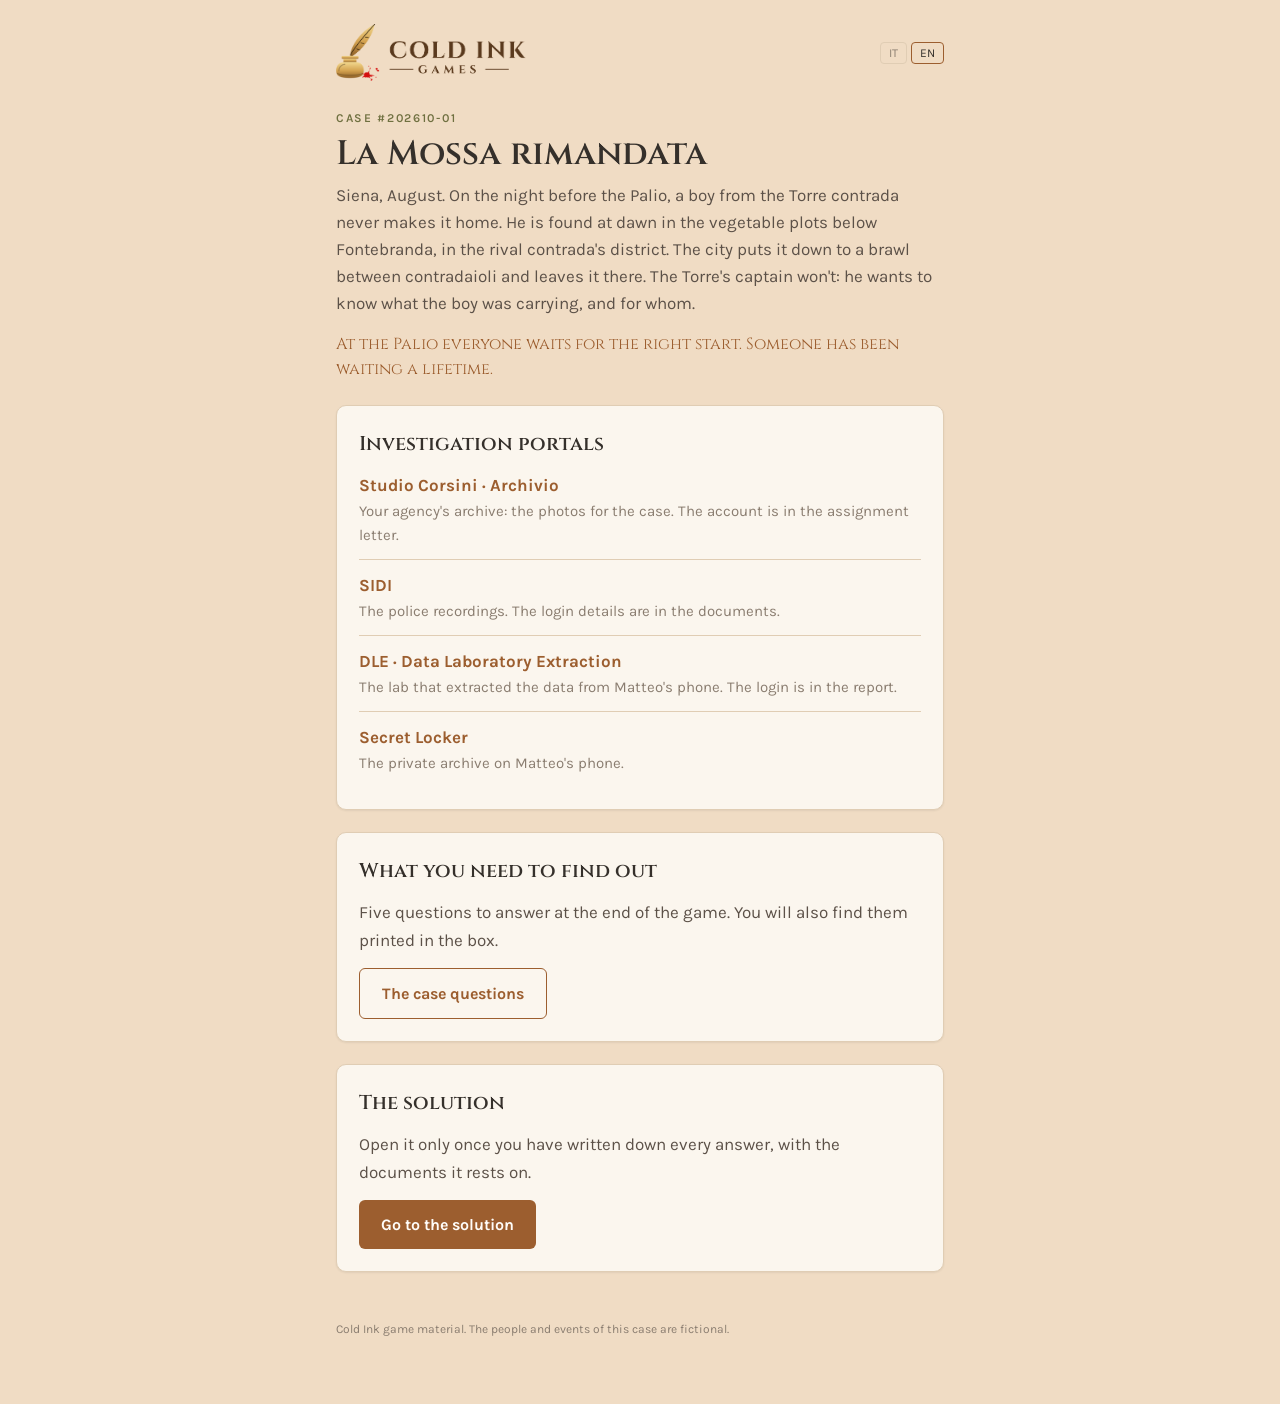
<file: index.html>
<!doctype html>
<html lang="it">
<head>
<meta charset="utf-8">
<meta name="viewport" content="width=device-width, initial-scale=1">
<meta name="robots" content="noindex, nofollow">
<title>La Mossa rimandata</title>
<link href="https://fonts.googleapis.com/css2?family=Cinzel:wght@500;600;700&family=Karla:wght@400;600;700&display=swap" rel="stylesheet">
<link rel="stylesheet" href="stile.css">
</head>
<body>
<main>
  <div class="testa">
    <img class="logo" src="logo.png" alt="Cold Ink Games">
    <div class="lingue"><button data-lingua="it">IT</button><button data-lingua="en">EN</button></div>
  </div>
  <p class="etichetta"><span data-t="caso"></span> #202610-01</p>
  <h1>La Mossa rimandata</h1>
  <p data-t="lancio"></p>
  <p class="motto" data-t="motto"></p>

  <div class="scheda">
    <h2 data-t="portali"></h2>
    <ul class="portali">
      <li><a href="agenzia/">Studio Corsini · Archivio</a><span data-t="agenzia"></span></li>
      <li><a href="sidi/">SIDI</a><span data-t="sidi"></span></li>
      <li><a href="dle/">DLE · Data Laboratory Extraction</a><span data-t="dle"></span></li>
      <li><a href="secret-locker/">Secret Locker</a><span data-t="locker"></span></li>
    </ul>
  </div>

  <div class="scheda">
    <h2 data-t="rapporto"></h2>
    <p data-t="rapporto_testo"></p>
    <a class="bottone secondario" href="domande/" data-t="domande"></a>
  </div>

  <div class="scheda">
    <h2 data-t="soluzione"></h2>
    <p data-t="soluzione_testo"></p>
    <a class="bottone" href="soluzione/" data-t="vai"></a>
  </div>

  <footer data-t="piede"></footer>
</main>
<script>
const T = {
  it: { caso: "Caso", lancio: "Siena, agosto. La notte prima del Palio un ragazzo della Torre non torna a casa. Lo trovano all'alba negli orti sotto Fontebranda, nel rione della contrada nemica. In città parlano di una lite fra contradaioli e la chiudono lì. Il capitano della Torre no: vuole sapere che cosa portava quel ragazzo, e per chi.",
        motto: "Al Palio tutti aspettano la mossa giusta. Qualcuno l'ha aspettata una vita.",
        portali: "Portali dell'indagine", agenzia: "L'archivio della vostra agenzia: le foto della pratica. L'account è nella lettera di incarico.", sidi: "Le registrazioni della polizia. Le credenziali sono nei documenti.",
        dle: "Il laboratorio che ha estratto i dati dal telefono di Matteo. L'accesso è nel rapporto.",
        locker: "L'archivio privato sul telefono di Matteo.",
        rapporto: "Che cosa dovete scoprire", rapporto_testo: "Cinque domande, a cui risponderete alla fine della partita. Le trovate anche stampate nella scatola.",
        domande: "Le domande del caso", soluzione: "La soluzione",
        soluzione_testo: "Apritela solo quando avete scritto tutte le risposte, con i documenti su cui le basate.", vai: "Vai alla soluzione",
        piede: "Materiale di gioco Cold Ink. Persone e fatti del caso sono inventati." },
  en: { caso: "Case", lancio: "Siena, August. On the night before the Palio, a boy from the Torre contrada never makes it home. He is found at dawn in the vegetable plots below Fontebranda, in the rival contrada's district. The city puts it down to a brawl between contradaioli and leaves it there. The Torre's captain won't: he wants to know what the boy was carrying, and for whom.",
        motto: "At the Palio everyone waits for the right start. Someone has been waiting a lifetime.",
        portali: "Investigation portals", agenzia: "Your agency's archive: the photos for the case. The account is in the assignment letter.", sidi: "The police recordings. The login details are in the documents.",
        dle: "The lab that extracted the data from Matteo's phone. The login is in the report.",
        locker: "The private archive on Matteo's phone.",
        rapporto: "What you need to find out", rapporto_testo: "Five questions to answer at the end of the game. You will also find them printed in the box.",
        domande: "The case questions", soluzione: "The solution",
        soluzione_testo: "Open it only once you have written down every answer, with the documents it rests on.", vai: "Go to the solution",
        piede: "Cold Ink game material. The people and events of this case are fictional." }
};
</script>
<script src="lingue.js"></script>
</body>
</html>
</file>
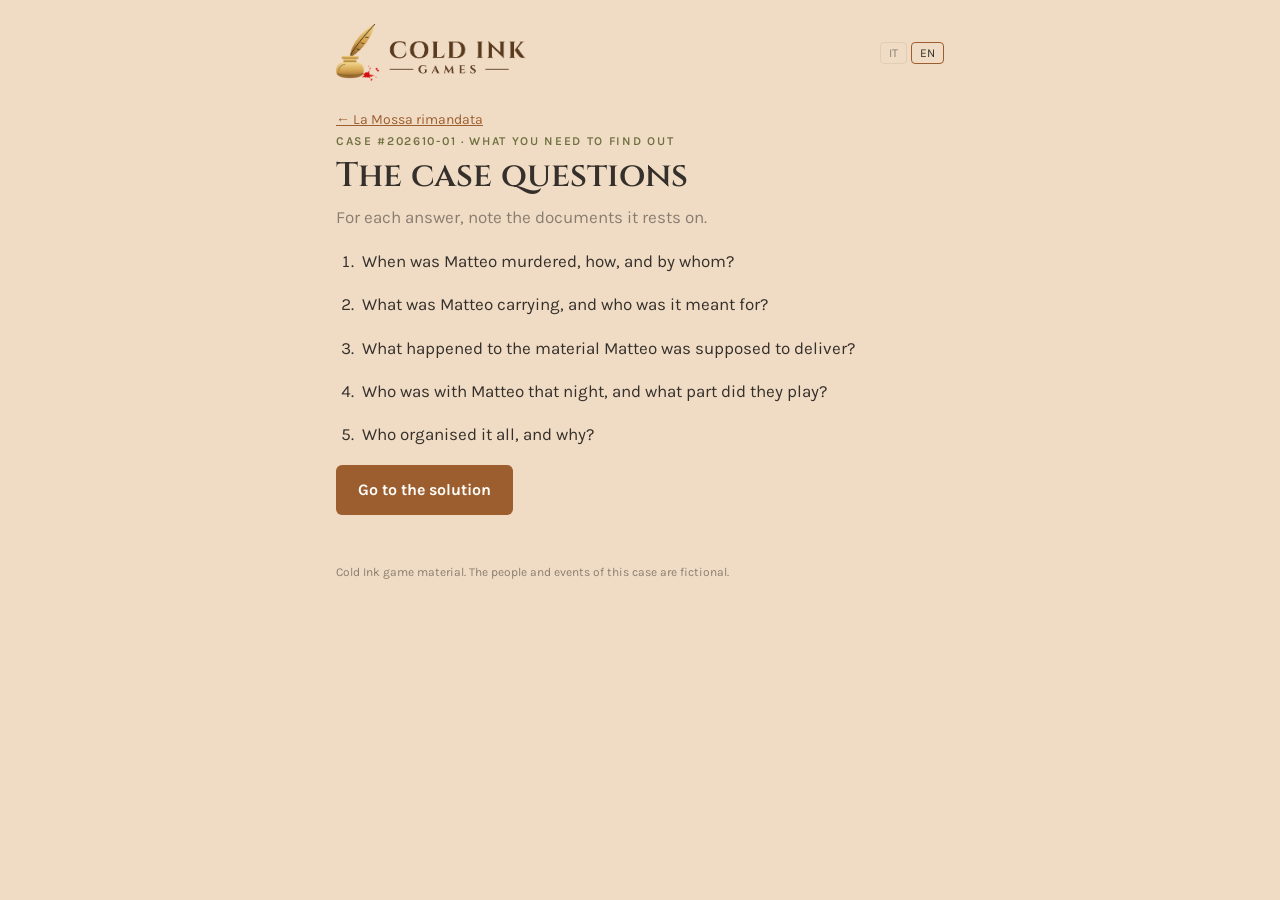
<file: domande/index.html>
<!doctype html>
<html lang="it">
<head>
<meta charset="utf-8">
<meta name="viewport" content="width=device-width, initial-scale=1">
<meta name="robots" content="noindex, nofollow">
<title>Le domande del caso</title>
<link href="https://fonts.googleapis.com/css2?family=Cinzel:wght@500;600;700&family=Karla:wght@400;600;700&display=swap" rel="stylesheet">
<link rel="stylesheet" href="../stile.css">
</head>
<body>
<main>
  <div class="testa">
    <a href="../"><img class="logo" src="../logo.png" alt="Cold Ink Games"></a>
    <div class="lingue"><button data-lingua="it">IT</button><button data-lingua="en">EN</button></div>
  </div>
  <p class="indietro"><a href="../">← La Mossa rimandata</a></p>
  <p class="etichetta" data-t="etichetta"></p>
  <h1 data-t="titolo"></h1>
  <p class="tenue" data-t="nota"></p>
  <ol class="domande">
    <li data-t="d1"></li><li data-t="d2"></li><li data-t="d3"></li><li data-t="d4"></li><li data-t="d5"></li>
  </ol>
  <p><a class="bottone" href="../soluzione/" data-t="vai"></a></p>
  <footer data-t="piede"></footer>
</main>
<script src="../domande.js"></script>
<script>
const T = {
  it: { etichetta: "Caso #202610-01 · Che cosa dovete scoprire", titolo: "Le domande del caso",
        nota: "Per ogni risposta segnate i documenti su cui vi basate.", vai: "Vai alla soluzione",
        piede: "Materiale di gioco Cold Ink. Persone e fatti del caso sono inventati.", ...DOMANDE.it },
  en: { etichetta: "Case #202610-01 · What you need to find out", titolo: "The case questions",
        nota: "For each answer, note the documents it rests on.", vai: "Go to the solution",
        piede: "Cold Ink game material. The people and events of this case are fictional.", ...DOMANDE.en }
};
</script>
<script src="../lingue.js"></script>
</body>
</html>
</file>
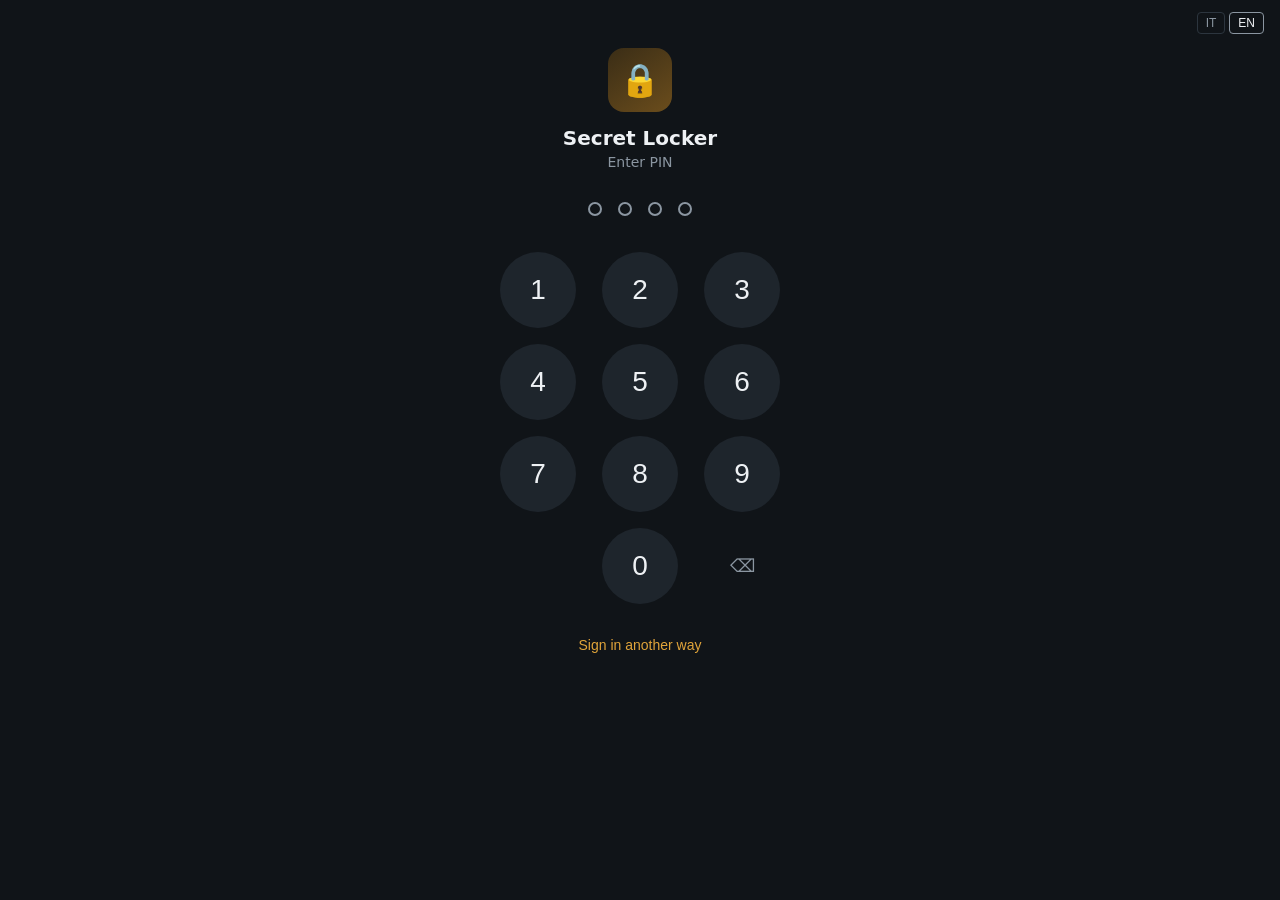
<file: secret-locker/index.html>
<!doctype html>
<html lang="it">
<head>
<meta charset="utf-8">
<meta name="viewport" content="width=device-width, initial-scale=1">
<meta name="robots" content="noindex, nofollow">
<title>Secret Locker</title>
<style>
  :root { --sfondo: #101418; --testo: #eef1f4; --tenue: #8b96a1; --tasto: #1e252c; --tasto-su: #2c353e; --accento: #e0a43a; --errore: #e05a4f; }
  [hidden] { display: none !important; }
  * { box-sizing: border-box; -webkit-tap-highlight-color: transparent; }
  html, body { margin: 0; height: 100%; }
  body { background: var(--sfondo); color: var(--testo); font-family: system-ui, -apple-system, "Segoe UI", Roboto, sans-serif; }
  .schermo { min-height: 100%; max-width: 420px; margin: 0 auto; padding: 48px 16px 24px; display: flex; flex-direction: column; align-items: center; }
  .icona { width: 64px; height: 64px; border-radius: 16px; background: linear-gradient(145deg, #3a2d16, #6b4d1c); display: grid; place-items: center; font-size: 32px; }
  h1 { font-size: 20px; font-weight: 600; margin: 14px 0 4px; }
  .sotto { color: var(--tenue); font-size: 14px; margin: 0 0 28px; text-align: center; min-height: 20px; }
  .sotto.errore { color: var(--errore); }
  #pin { display: flex; flex-direction: column; align-items: center; }
  .punti { display: flex; gap: 16px; margin-bottom: 36px; }
  .punti i { width: 14px; height: 14px; border-radius: 50%; border: 2px solid var(--tenue); }
  .punti i.pieno { background: var(--testo); border-color: var(--testo); }
  .scossa { animation: scossa .35s; }
  @keyframes scossa { 25% { transform: translateX(-10px); } 75% { transform: translateX(10px); } }
  .tastiera { display: grid; grid-template-columns: repeat(3, 76px); gap: 16px 26px; }
  .tastiera button { width: 76px; height: 76px; border-radius: 50%; border: 0; background: var(--tasto); color: var(--testo); font-size: 28px; cursor: pointer; }
  .tastiera button:active { background: var(--tasto-su); }
  .tastiera button:disabled { opacity: .35; }
  .tastiera .vuoto { visibility: hidden; }
  .tastiera .canc { background: none; font-size: 18px; color: var(--tenue); }
  .link { margin-top: 32px; background: none; border: 0; color: var(--accento); font-size: 14px; cursor: pointer; }
  .domanda { display: none; width: 100%; margin-top: 8px; }
  .domanda label { display: block; font-size: 15px; margin-bottom: 10px; text-align: center; }
  .domanda input { width: 100%; padding: 12px 14px; font-size: 16px; border-radius: 10px; border: 1px solid #2c353e; background: var(--tasto); color: var(--testo); }
  .domanda input:focus { outline: 2px solid var(--accento); border-color: transparent; }
  .domanda button { width: 100%; margin-top: 12px; padding: 12px; font-size: 16px; border: 0; border-radius: 10px; background: var(--accento); color: #1a1408; font-weight: 600; cursor: pointer; }
  .lingue { position: absolute; top: 12px; right: 16px; display: flex; gap: 4px; }
  .lingue button { background: none; border: 1px solid #2c353e; color: var(--tenue); border-radius: 4px; padding: 3px 8px; font-size: 12px; cursor: pointer; }
  .lingue button.attiva { color: var(--testo); border-color: var(--tenue); }
  .galleria { display: none; max-width: 900px; margin: 0 auto; padding: 24px 16px; }
  .barra { display: flex; justify-content: space-between; align-items: center; margin-bottom: 16px; }
  .barra h2 { margin: 0 !important; }
  .blocca { background: none; border: 1px solid #2c353e; color: var(--tenue); border-radius: 6px; padding: 5px 12px; font-size: 13px; cursor: pointer; }
  .galleria h2 { font-size: 18px; font-weight: 600; margin: 0 0 16px; }
  .griglia { display: grid; grid-template-columns: repeat(auto-fill, minmax(150px, 1fr)); gap: 10px; }
  figure { margin: 0; cursor: zoom-in; }
  figure img { width: 100%; aspect-ratio: 1; object-fit: cover; border-radius: 6px; display: block; }
  figcaption { font-size: 12px; color: var(--tenue); margin-top: 4px; display: flex; justify-content: space-between; }
  .lente { position: fixed; inset: 0; background: rgba(0,0,0,.92); display: none; align-items: center; justify-content: center; padding: 16px; cursor: zoom-out; }
  .lente img { max-width: 100%; max-height: 100%; }
</style>
</head>
<body>
<div class="schermo" id="blocco">
  <div class="icona">🔒</div>
  <h1>Secret Locker</h1>
  <div class="lingue"><button data-lingua="it">IT</button><button data-lingua="en">EN</button></div>
  <p class="sotto" id="msg"></p>
  <div id="pin">
    <div class="punti" id="punti"></div>
    <div class="tastiera" id="tastiera"></div>
  </div>
  <form class="domanda" id="domanda">
    <label for="risposta"><span data-l="it">Il nome del tuo animale preferito</span><span data-l="en">Your favourite pet's name</span></label>
    <input id="risposta" autocomplete="off" autocapitalize="off" spellcheck="false">
    <button type="submit" data-t="accedi"></button>
  </form>
  <button class="link" id="cambia"></button>
</div>
<div class="galleria" id="galleria"><div class="barra"><h2>Secret Locker</h2><button class="blocca" id="blocca" data-t="blocca"></button></div><div id="contenuto"></div></div>
<div class="lente" id="lente"><img alt=""></div>
<script>
// Il PIN non apre mai: qualunque numero è sbagliato. Si entra solo con la risposta alla domanda di sicurezza,
// che è anche la chiave con cui è cifrato il contenuto.
const $ = id => document.getElementById(id);
const CIFRE = 4, P = {"sale": "i7+SYftnjPuaOUP5Fhe9vQ==", "iv": "z3gTHH6fBHa2DNPS", "ct": "QgL87u3G6fYoPYT/QlIp3jqmyXPFErnZrYZW7DW8dBv2Q7FuYReyKIR2BShr7aTAXYCrAKDnANOEWQ6LFiHek/oloTYvaZ13irGfGuUmiaGGB325kAGo+vW3s8QXK0pOhZQgWtgMPkrlDpOI8fK/6UA4wEOFKOjSzSyZIYuIafWnrpZgunb7ZQ7gVkxjVyY1O0ckBN7kndBNBY+eNwc1CFzRrh998qQQkJsIzmgr64Hq/uWMpQH317x0j4oKnWgkRqJ/2Fb9h01F9/MmtpFGFkkyWniZPdYmngNoWZdqtF7KNcZdeFr30vpBCEDqRrhlwQsDm2CCs4W9DB04XQoFtP0KCRbXXukm1oJ9+bIm955RBWSFfNxx6NG9B1Ss5hU7YTbQjNvmwP2J7f8UIoke1KVq25mz7GQUgwAGElKq9y2H/8ahIvtGgAlSTDmsnrHAEMYs3tlyBwza6A2UBtuilV9ZiUBJsC6un9zpHfW3RAdymmGBSGXUyBxlCXqE/rQvtww17qQgn2GBn4gH7LZSpNMQhZnMLMa8WjyAwbi5PjhtQLPMT4hXHNug8uD0zJfrqZtNA/TSXQKxSFcA3AUkDhu5Edz/Y8j5X6zTPcoIuDJDa8OApVz0FbnpSS4fZDmqlOM4/4OVEy6FEZnlKYmDBbQ9mzmaPG82H6GImxjdWhOsEAW5Q6SqN5cc2pXRDtzJ/BharCtbng0fWQfDqpiLvDZ4yj9vaHwpku1j6L4eIE6XGwlOe+AJUq6/uzTxFgxusOZt4I73uXDuAbrLrpsFBsz7/eEqNfZSoc6B6sagbbCZq9591so97CvM5sZS3GwkjUVvoQlJGBki34wpyP7Fv9dHKUYZz784WhWPATdVNVcnbLx0iI/ww4vZCyyB2eiDqd8VLo1Ilm4TmMNEVqicMHxvPrJwb3GJBilgzoNclyB/v4VKys7V5gIuhI3lIbTOw6l9tKI3DZQyn1h96fIevrJxaCjKEVaj3yfmKqvBulPiF8hDCH9wqHaKKMy867BYNc3O2JQH2FYyAo/hy7fV4gwn8/vOZ+xjhK/TgZsfgSFbx/yGB0wAQ4mSnmljeEysF4MeAE+3zXykRoq7MlLz5jjX/vYcPl0luKga4pNciaKE/aZaMmFu7s4c2aVVk+4vqi57cRYxVUnWufFjlVeEpjj2CP0e0uxthcrS7YWIaxxDlfGrtQvhjwr4/mAaG3C6p06ZorvwLFLXYibxneONpRTOW4ddl9kLjjHndDsIrqRKqfeUhLGzArfQW5WXcwhYFdxBp12QbW6sNJvHBdjrdwB3mCLazLzezOu7kxSpv85xPhBuQpb1t4Cnblw+sSyY6AdRZ/D7Q+hZCGlwluxFwEkM/Bi5Mljc+kqDO18Jo1i4MCNahswmBh2en5AuFINEmvqJ02z+S9M9/OxZiHAgBtT38X+6L+n4Ufx21wt+4cihGv3uDpN++GRKJRiqcU0efT0ma/SuV5BdnYbGCtliFndyEb3zbQVpIf/3ZBq8QXkBE4dc7OWDF40MdHf4HDCrUSMWUWnJ934eTKG9wGA30TYAklXm5AiQ1HEttXz+9HVeAyRVkomWqxbqDSCS8nq3/IR/mRY53qXz21yGr61VqrGIRvqx0KeYYj++lzezv85XpO1OGbV6jaD9OZ4Fdesidb36hLvFlvHRy3JkIN0PLmrCIoIRkIla+4RT7zrYmNBVzl9rTWiRoyM5ZytnoJvNAVDG1bWMiRFMUbyFu4P2NALc4homlBX6sgZgrTMW8kqC45UkA0MhED94K+BO/ESsLZmgIKunDJcVlExnpgsHifEH4CgvqcZOD292G079741UMmocNDpng30KRxIVb5/gmSv9T+rB8yLaK7fSJcwDlcPDfuqKTakiBdbHaQzCUVzvaWIrzLQ5kFNIXmez2OB/imHHBoAT2v8fJsTsevRWoDVNwG/voEDH+iYVRg16vvZX1JmKjIql1Vi8zOec1+4H9GHLa0F9Ld7NIiuBM8csBeZDLAhPhwXxjBYaVBkjhHM6a6cdjWJgLSRmo4o2+oP/LwT+fsjTTDYqkOpWz4lqP1/sgNQxsChtz17k4HqBm0IFKtr+64x8SOKH8k6V12bA+9G11+UObLv/rWXMGQBQDMV74VDxSMNqRrPQYOmVOmnBvB3dUGR3ulH8tHiyndrCChd/fPJ92pBc4DQQocw5XcSRJ0fB+MPvyWiRGywKpTwOuR37kbXDHZDMGYnvSy8o0xRilj0SGwd0nu/Q+C3/LK4Obi1DmSwZ/m0sTEIn8rilh93Mw1KGwMn/2FQwvU/zbiA1c3qiMzM5tbF6cxUlAww587CweDghwUbdaUfG7hIRyuHNMa5zXtACxHYdOdEGEABBklMVE+rLMCVildgqXrSE4lKMwzCwoapCgavPUiFo0UmOsdfkyFGni4mg8RJKZhyTtXr7mS2e1+gnMQNtYDQZWd2GulvyfHqxR9wNJFfQT7XbMXwnP/flJfLyY2sX2fc3HpLvFKl3HDUayHl857rMjoi/dvZjFcuaKDHb9M1BzI+X71X14JIijTCPFTkt0zTmyMGPMVY6WSGBn75Zlu/atmuNu/49OxboCNNkq9VNmVjIG9EnKnY3EMmqssutAqtIt/ZN+mbySrrZfcMk/0vG91mBJZx1dnFdYtvyjnlJhnsSZ4FF3d2pLdGJrsBkiz/4Yy4Rz2c4tMFe7JNBRQYnhZaXqQdjhx/dPC7kTlOIsn5QzxEDYDzHsNKVQizfSFgDHOVVBFzxMjz2OzJi9cTi0/c784lrZEMa8NJK/Q0r/DWFxxNzDLshjU+kFYxlcacdavC5h0L5H2mg8GJYcK6eDE/HaytzKjPknRw8SyFjzky5vvrGstpLjv54DeGrHSvgOMqotELZfJHkfyqdCqCKg3JL5c/eQMffbTWrxUsqBVlhzcZMMyUIpTd0YxtSp9t/HBZlrZm4EOB36CGQhKsj8A74pLOE6Qz3bjYZKWiHN3KQU4zjM2ut6uQN1jCij2RxjAq5euAbWaY0fxMEifdM65SXEXJaqRGCKmN098TQp226QL7fFmXzwlZox0X0Honb5yaltd6LANY5Phcjy36GnZfidDUgHhlq/Ax5bv8cEe8LMS1N1OO8h5RhdkamLSCofdmizdtV42Fq8KAdX/+63Mpk+8a55r/TWHTHb9QY+D3xV8WYSOIDjiZvZ7hlY46kb6Bpuv6U+ioIkauro8E4XaoO0uCAVpOEqAV3IGlbqx3EubDKfbZWx5TJCB3s4hE5aa6LUNdFo/JidS28ZdZaseuNGujqGoL+Dsw0wNkicsgFCGnMAGI2yOI/XImZSp8IyVleoKEHMd26LRik2pvFwEMUygaj/01S0b9Sy+0mQI+NsdVXUdeje/[base64]/eGsooNE4u2ngb0Af3CrqBx9TiGdPk4ri2p2LQv5zsnuMBbRZV68LQKIy+PFrniILPlP3DCZdKuItyveuoOqcuoelDvWGeJ4/q7Fzusi52Ux7RZjkzrNebuspjlHogy0BAyQI7OLpwp3syGz0gO1cto/AZupTtht1J1veLXROxCTUURbwTXrdCfqrf9bizB7Z36OQud4+Hn0q9Kko8Sig3pXcr78gsUNBOY1EGlVxGD051ShZApUhBszsp7TZ9afGvGR+lztGlXBQzZtIcncUukjFVuucRWXluvb7d+fZvIUxAISuu3+VzalxTGTRf0b9M/[base64]/YI3zjrGMVESQ+r7HOGa5q0jubd3UK58HCj7EMZXXSYQN4PDWD6mFORS+86xDmwu6KaiP/7+Z49NIldLyKnYO6V9kyu51V1p9ir1LlMJk7Tyou0OOlBHHpnjMbxUIc7i4B9nTt23UKEucYNSnvslTxzI6etmFsAc3jHZEjhpowLlSKhJcVlg2SeEe3727W9tGAF/V3ds2vL0ytYlBqVLkGfTpOFcmjICSVajVXWJTMWTxww2gBqimfnb4gnQmxuKWZGoRxLD5W2Y1zt8zUl8GbO59N4peiF6Z/0FSF0+oxLc78uK8L2Gqj3jaPTEPQQVjCq1eQKYG7kqpWI+S7HoVO9rEn7sL8hx9HjvAzHQj7moVpdv20kztx1yTR3UKiHgepSf221Vk4SzlmmMw1zrd5wVF/[base64]/+SL9ahIJe2INUfxJGlP7EMaTF38oLDF2r3GVIjK6P5TS6Shq/Qpn2u29tdo+7WBMbAJfXUiMn3rGOnP1MD5HpH9RPCH6UfeiSB3Pm+vER0IeVr2Z+aBARf/Fgp6XVEP1wixn7/JK6jhayyrHBEuDNYjAj7P84iF9cbvy4Visff7/uWua9uPjIJirwD/n6rvwtM9zVpftuKA4ls7NOexn03l1aN8haVQd6kAyVgCJBYWXqwDpWr8rq9IClq0aKzMkh4lXcq2wTx6fyIZab9D4j79mnebrV+x7FrdY7riXoWNlTMdcgweGHj/RjlzGe1nnM+OZh3zYkRKbezUk4aSP9w8H5VsvzMOkSrkB9TaCbh9xtGZeS/BCEwOZLq7IIJ6yTkNymww7lC4pX1V9Vabvgy0lrMafdAt/58gKK0h0JXf4xxLBBcXbdAKRqEXr2KDuh6cJLLem2mxDKzJRvzz5vNsL3Np1srr0koNAf1vQ46eA44az2iGkuqAw+yNdEiu0qHsvwJC3DP6PdQTDHwGZBYn8iHC8BkLah9gBjWWlttNx/ZxX+dVb5Yp3gfdCOFOCVjpAslNjjiZ0onQ1O1my0+8D0xkzIgKyYMO+4EHsrNnUzOb/s/7I8uGhaYfcx0a2l9dB29Cs18gqsLVDH3mp5m2Val0zO2dYjPhD/jIFTR9fSyjbUsz80ZXNm1NPy9d2RHlJtBArNmFI3XzM0j0eaai00oNKdxJSbf39HA2tHFMmn+jfd2UXcKFwxyN/2i4Zlkk+AuHLKN1gM6nZHYZdAUnNE1Ir5OqKFDb0h9xdpHMS0jd6fKrf1s2/3Np5iSyIAYT98+nuCbQOjVrJSt1+KCRJYeY24Qg0jOHbiws9kuuRE1MTXRvnzv9DhXtEtNypDnoWZoMEzCeYK7phUxZM/0mGNGV65tStymi+bJdudsukdqwZU8NET+Etpz+dnkO3W4/CZmwGRHSM3RhFQby5pvsNdrNHQUQFp54yv7g0I39xebRNeOBjPzLZgdpPW1jwT9lsPZVYIIexEwowdoJrJEiADIBWAj+ihqqADCImHmMe26Vx97D/k8E/kJqZmLK8uj2LunIUSqGlffQlRfsQsnVNchfhsRgvmQI2MCG7yAuqwTntp7leCKwqMoFtbvSCpm1TT/QlJeDK9HQ2T8dHZju7T8DJuwgVHz7BjmLvqgOrYYmrfFZ2JEPgD5/kQpJviW7k30+MOuBI90R3TNnPXn+MzFNJ32fnc5sV/2dbSWrveFUX5IJbysCnleEzAuCPbuoFfyxbHY8BTldCHSmVrh2/8QoEv+0lQkar+va2GlWEjyipqtbIrK2OaHrsPuQM1AOA70oGD+9QLefuaYBp+17GXQ2V2vumWL3W9zOUZAuqfbNS4b+/A4lPxgQLq9R3Rwxr9bpOMs7/7Ip9ui7kriWjO5bGkFdh/tTBHCPkifb4B5CpjWlsQhCSNvBXmnLyVPKlu4DAoKDE7htNd3CWTuz0+cFhw6L2AGPI6XSpmgVKbCwQqmrd83rg/zVSy7e0aT2+O7Fu3IGGFVGjL2EiaFOjnSktTZdtSOl/rpZKrS5e0o9aFC4Gudl7AjZNCA+Rv9M0pyQN1kHMkJ8KInEsxjudh+iiGopnwYPj07vDaR9aREm55Lg7IhZu9RKO1BIsrK5KYOwddmejKy9qpdnzw8q3vYEGEdm1vG16PghGg3ZS2ayRP+nrW/N2ZGpeLdP+Qx8y+ll0MbnVam5z7qNp55eo2MhcU8vwJT2kfIiH6E8ZBphkmzr0ltoLYFyISZ5KBfuW4lZNjioTCTNYe+AHF8ycYK9WrD8hnnOFKQQJkzFBnP6sNSx6bax52XZX3K0VCjhmxw/CAKk2Tsdauguf67QLVarIs9GKs5NuUPKqsckPLd3/T7VEJnBzmNQZIAHC1q0Ra/NX8Xsb+Dhv6lu/rL7etIiyC23qd1gdsY+7xc17gwEm4l7i6juVoH8hqUq2Z5lcYMtyyEUoxr0Vz+Pvlcjuf1lhXIknrIU3R/vGqpYnofERkg+5Rcul8MNDIR8NhEfa1kZ02/oy/1DT/5fb6inKEw+1RqHvBCGo1RSdjxPldTI/hvYwdhCi3wtBtlVQXPqxwdIAEf8KNi0v3hPXeyaDu2niUog/aeARNjqH6cZo5WsjYSz4Ontky1ivjGZ0wMbzGcMJQey8F0v4kA8jVHquG1Htd6zxx3T4+iFnHmER+BasL/HBARiZG9MuQ+kRSZLQnjSHEGEvDdo/0nwYuy3Vc2eZgwu0mpnOeiHU0qamwMSjSOjISky7DZs2B9Kjqng1MFuM1sNF+xF+A2lgJk5ZA77dPDVvpFSC/M9WN2k9bxnI0aMuugiH6wrsh4b3euPfbyt2dTjPzMacRcFvdpN+k4vzm3dR2Y3gUM96iLaMMN7WsKN/BdigiujvDXq45Vlwv7+xNjpTgjD9zaIWf04Iu53wni6aykHMEnz+LlT/008ibS2sOzFcjIbg06UdE+mTbo76a4Gztt8bWn3UHFk6PiDXwD8WdHRYq0jACxiZZstV2SNQwd2iek8HrY6jKtKG841HrUI7P80231ioFtae+mNtkrgrFL0re9BxG1M45w4+fyiEO5B5JFfXI4sk5jeENP/o6e7IEjq+avwyhRRM2y1Go1B8KhAQUpceLW88JzgkjYasiIRfrLbvttTSeKK45jaTU3oF+5QVUYGsJpH8GvMY6305U0rjyGnwUgNW5JpWzCo40VzbHwe+X/[base64]/WjSV0huXnqQOX91v3kRA6w+3EeAuERTL5h/lsLRBGO8LYWaMwB4ZE3jxp7sQor/GRiDueggNi9qHq4HcVeRgRVHoNFDLZ61B4Wz4JmuJhK7iYFZ1sK1Snqi0Rvdvb1ep3mEkkk7/UPln1gpqdgDRDh/HSV2IydCbhi2kJAXMyU2dWaphDeMAGUp97dvsFvL90aCqDARsd8X1hR81EgJ4/[base64]/+deBHptiq4EruIZwcS9EpcrOL9zDsz0yGeeV77nak+HjHweQaYDfFIAMmctOwkQ3dtzU20ZfnsGPi8DdwkyVw76qPYchK2Nh+R6jOLOgVrjXIjwPtGtbr4e4uh2ZLbJl0yCavHrA9m8Gga3btuIIFXUkq/blRbzwhkm1rErM3pnsI15kRF+7Fw+auT2YyZRBSAVOmcSFEZgbnuu3F4cS+IsWXo1Ly/FOB2xe0TgvTrfM7rUZG34snw3P6Ki+kPAsHbPAuwzMRLMe/+Ncq6fn0wXPzeBt+CRsldAJrWhAYwms073ntzncOIHTFHLH6Yo3nIMjX6r9oWjUpgT8SqpMU7/Jz2UjcO9nvIunIr6nBcR+bj50EQ/hIzWsLrKCA/McGhPfAcGqRgNKAaGtmXI0sIUuaWQKrIz8r4EO30Ehf+Jf3artEaG6Ia9aZ5LtGhR5hwNs9chUkpsGUzj0JvHpQwvMeP/Q+JuAI3wXP5+7ZicuZY3RxYojaZgACv+EeLe+tkFclY7ghbJang6+Z6GsPqxusR4pu6TB04O35K5D1o9qsCVz1oRCOQ2cg2nLpDjBu1F77a58eXkUJJfYspm3ah3NQfat2VB6F3/cW8B+us0KowHXCwC0gdCDXSIEYgcIfgIXDlqnZmeZFSEVSnVntwJ/9L/hL9pfYp6VeRHJfa4rTIGdIaXVwIIK3gznZ6A2iRswX1ph/vPQHdsev5Zfcn7LwNe+OCU5D35zVzhfdQ0aFYS0yu11802ds6XIJjkXGL9CZAcCPIcvPVlUaWuP5Rh+pMjA/Uh4ARoreeZK7MC4sdGJSpXjphDn3jIBWXslMmTqW9vD24ZQAm90aFE1OiZhE8rM6n0FvZ3YtogyOuUgamFPHscnYGZi7RuWpHhSQesYN8CEKk+fBKmluh3lQSAdnFlZUHyWBTnyBQE2MgO3A1kWI/0RA4lBF/kzSnYEl5ihA7pgOJFpFWhuZ4dltc55APox/vMKTNVBVMdd52yDRspAMaOpUQm0Pe7RjfMMQ5kuR0wkmBMvfr3GbQjJ9vBS94r2WjkxzjAVIlf0mXbm7G7qYtajo8JwTKBt0TEE9pKpjpx5rIYUXr1znwhRMM+4VH+P5lDMJPwAROySb/GvEIvm5qhqQo9DMUWLp33GhY99mdaMayqIvn2AIbKHbCKxl+qckYaQXiBYvZU4aOukH/sgN2ZdxL8Iia/ruUbKkCBlRC89foupm4N+UgSEVr/SqJ0gdJeLrIzQYlCBmRxu3hWl7iQgdnwz52tW/W7831qyx1pycN9SSJe8Ka4h2Qvhgdcp4/XQU7QiWMO7jKU/s9BbbreY69Q7TDRUvTCSkolgjBmI6Ere6UtfUSoqTON9gogtNLIWKeJPCLHR2edFS524sR+h7Q2PtVPwoHv2VKpPu0cXouasjzT686OInBImiu9wjl2QZOHeXw4YiO3fVIfLdSmX+lObOu/g03miTCnl1WN5UfQEyJ2pnDamc6rvLvm/hJFSE4ECtlf9ZmcwnaDs1LwGTy0IQMPZ/5wENZ12+Zomb2d6n+1ZcxOQSIRnS2Nf9tCmQ4JvLmwiEBaS3LcEXjOqhwDkVdmhonhgWtpRNU32lOcJPYrs4Ztsn/k7YoeBuvkt/31E7XycDn5ZjVwnxScaxtt5KZB5ZC+alIkAlWa0kmJCQA7l/AZsADdCC/wXQDQnmBtB5xMilOPan9x9AmoT6/eaP48b1+fVU9VYKnVf7ZlK6b7wmJiJ9jTwZfvb7wmnHscMMGp7mMjX/Thz5sPGmvBelPuoFoFGMdeVQ0PYCVaX8QjH24BWzShe7fqfXNSK95sg02UV7gjV0aYgRYEqBr3xtnEnIQVSrwzQNmPp5yiuV65zS4o3Hv/H8wjVAXPOmjtzjaluf+q17QssHUjpgCey16tMjv+e63QUiQ1bcQ45LPCBYpQFOxTGFTL7z9JyGVdutyYgXG4LDaFaSnEcwOANBCmcfXV5M4BVik+w6qapjg/e77WvCMEn++r6TqtctulRZHOPB/W5ZJgPPUM8Xww+/UsgkvFd/mc838JXThZf4+yJj9A2ufpdzZa2ICjDB19tG99DM8fXDG9ry6u+YnDEKQzmzzpaEjjABHDLZ3k9HxYUNnn9fon/QePikgJesGQ6Wbg/LN3V5icj5iG+i/4GCrhbQaeigQp7RtP9KLA42XHsz5caXiTpsiq/38DYTah88iKAqjxCeaqaYpw/sg8hsBkDthbe7HcKjTWscF5UNDVnEnuEBuzyY2GitP7AqoghVJG2YGPMdkFprEj0hBdviTC5nFmxJeYR30WmDxwX6JdpVSusZvqosvkBH55U069fbem9y2CCftM7oPoHmt9qju/SDLQYwyFDdnZWR8vJ17BFtdK3loC8UAQ5mUA6GFoA6j7OFUBl1PxAZPZKpLuOvmiY5nwiARgllKGILd+OfC76rT9J0Z+cdKhhAolbPOvqD3Wqy5zjZLYiNOGXHuK2Uboj1YEbr+ccs9qBYIlljW5M5rjuDPJOwYpS+wSTqvFp0wQc/NGl4wxeplTzk6mx14M0qv+Cr8HTJiIYJzqiTyZQBEvuAqwc6zC4hgvHuS8JMV42qmlD/oIl0y2B6h3qzabx9+re5Vv58KLYI+UWAPRTWfvvN1/[base64]/p8X8DGLSs+93RLCc3XrriOD0VAIadETvIOWPleCH6WGjbWw/vv6kh1C4XTZhT+Udlxzc8hIUFfYjhlgvUXwuIGS2ad/s1i4gyv404rmHPTodkM7eIh8D1LIg2NK6dT6rD3V9QhG/geQbFE+BVoDz/KgOhBVNCfn86xOAEEta+4+bcIuPjC6cagL77dS7dQyZg3zBIt8vGoeuZUv6LtV3AaeQ1GpBNQ68ZraTRBYNRsVNTB8/[base64]/HND4gjcXo9rskGF4CEcT8u3YyQaS6VyGHNwwT3wSK41HiytyADh9iPtQLxMjVc9RUOCuOBZMBFwnsohdCwTnYbVToL5Tn9KRe5KjXoAapgMcNz3Mzrt+ytDjsICiw2jA/Xow9UalyaJuYClGH4ZprocsCfNBNMnLU5C5Nj2PCuUYXZ0Ze1T8QmCFVHTq07EO2MGWiN7PtLZTWVhoi7IOYxhdK05M6qYSfnFchU2JviS8+VbKLCb8FWyO8n1/BnAhtFtvbOnpmzcHF3JW3y/UP98N7pmucJnI0yWvvCdPB+0/qTHiONtpnhxu9Kw8Nhucpw/t9R0wD/TL2E9GnbMV/Xy3RPkmiBQOEujYdRJSaIcRyQumz89fdZCew3gUC33+6dgRTuT9hRSn+p9pt99FHjDXSsBwEdNxB1WPjaObvJx+ZbYFYw1STa5v/Qo4qL8H16t02XiUpOeQlAD1NHNQLaJVPUFw6/KX8I/U8Pj9noO7MBLVxQ2S49VwhlFy2P/UqznGFD1uWKZfNymTD8DkoKHxOq28Bk7ay2Qy9N/GgGoGgvZoBgcD2YBdvWV5XqRBLi/F2Mdd6OXFGTOUL28jACsAG3LNhPGVMFGfGjAcC8jfkd9mvi0lLscMRYzbBuVm/lJs/Xgp4gwIEupU2kdvVvYTko9xLOeYLuJ6QCjZGgoilugAAWilkWrs4YVbwvfn7HeWAzAhdCdxgYiG+Mz9ty9JK8pG3182MsK0dazndknQNqp9aNHL9pVTf0pSBLs2nuBFQcWUDLgKySX+k/jDyz+0xdhm3rnEpeuxdZ3f4o/Vro68YhGU90XYL5nQMd/++FaEGNVHTqCkfsvReV114NzB09eRASY8jESgTiwsZV+ex7hqJB4o1vJvLvJNF1G/[base64]/CpKmRKO9rbXkdV3tCeZ70UnI2Ruwy7V/xpi0jyiv0t86MT7L8Xwys8Ve5ohpmkt506L7hVsknkxmswNKQxJi5PgsLKMWQRU+oUnggpQEtOWQiCLjTD3V9AF8GqpUpR94+QFJ/[base64]/YzKisrQSxDqBJ0zBj58Yo9vb+cl/avN3O+ueBMGj+u9WAauh9CWWFmc9igtw7meihGs45bdogo15vsOPOLwXMnW4YVNUGhp7wDw70nxxqfYqe9DY/3zQwpWWacMCGOq3S7XC6k3z35k0wjuPNSfhOZpNwHRgJ7QpQx9ZrylYbVVMrNEpFQ5NcOaKAT5QP3zEk6vSeUNgMRLWaQROL3lzN4g9R+E/gp2FWoNKtQhabIpiLewZ2f7L1IL/HlbXGAxn90BFAwPH/dDPRBhJaAUs6PX+5EBosJ875aoQU7pywE2UZRMb/K2pYRdGJ1Wl3KTYVVcy9LNTQ010Owle1vSotst6Zyyj2wrAApGBakfU9D3PkWBKGpymu9Drj6kPYApzlDtE2S7KacpgBXKpOqop0J3EiZl53SJK/I4qAXtwysZ2PnRMB+33oR/SKXqjJiTWrY9rgAkN10EqC2gIy/+rY49/8VGwBMCpxCr2TmuMOc2S+tFMKiXJ/H8sRJabryKEntrgR/qalCcLVkflnut+p/+0uGXB7LLoRMULN+aO215nfa66m+k/[base64]/xdWyMZnkMydRO6RHI6M6bto/pOZ6oTRypc4XAa6KeQUNak0YVWjoyyQIaSDw//DulSUNKJxNeYvcLofYcXsxKusQa8S2RnRbJEWgFJxvN6vHZ0izNLvSrlhp7t1V9CYQE1nxan45hr0lJ+Q6To+kQefvQl1BD101dk5G4RJQm60kE44xH24hH3RGia1pAkN8adGRQ4xSVyJwAsUUU3/Zn50D8OkgOHaV00HJpsgCHYVSj+pWnYi6M8+Wgs9RYc3ZQ/xq58qqrOZ6d+vpB5cqUC2BnXInyuolswF7JfJb4RCqNiGG0R55eXMJi95qqk2nrk4MXQEVQfmMDsBmHTErfpF2Q2G/97ANIQooSfVrGzEtFgVW6FLIqVDIcYsggu5MicXlc8ghSxYPs6YEeHdrLoJ8bSEKPuxXpvkMMfbooEcqi8fuyVqQnRgnfHpXAcNzXTbBMG6DyAYDCy0DiYev2kurlmP/y8tuD/ygfesOKNFKVjIXFb8Ot0dZvUB5zuWh7Bb6kaHfydKPTsUROgDidlsjr+16+LrKTWGdZr509hT0GwBSpH9GuhRoI051DZkrGw93DCHukpGPlRfXDuElUxCCnpbrm/8XaXjzF1jgMpwyduJzq96NE89H8VenJLYrLK5xRQvwCL9yYM+cFYWEgMtBa8+BA4EVjsbC0H3YzI1aNVUUU4yhs4sRsaL4mfrcV5IAsaaHqes/dl1LjfnmNnPwD5GRTtqIxjZqGh70PHEJJ5hF/DGp9YEEpZHym0be1fGSLOmK3tp7JqjOZkbH2Vx2uFhdoRl8Ct2Lh9dq5GJdMm3hKxQWM2m1Yt/WoX3/sXOmFLQbqD48aZbXC4LoryndYac1YjaGmIKTQpJiHwDH0BMC71cWOqANQADx8zhcyN0SfZ6WUQQy0IrQ2ayN6WvgSvhBe1pNR49zhIG0xNipGp59S38h/0NUfExr4kM83f7+bgEj3O3ziB2XjihnZhyZ4bW3w7jQ94MDuSPV+aoVdV2CnH8NiIcBtosW0qgn8iJcMKhJJz0S9E3TAXW1N8opIgqwdVy+Bziyvca1JM0/tAznzCbb7wapDsCuGn4CHBxVSyUyZJvKm5xDsAZM5YF+xIuRd24Lo0oKlfnaqyCTIPr0ZvyjGDsJNr4JC66tyIgtvvPNg1P6SzEnuXyZcy5DCPy1qO8t99qroAT/Id1I3Cmn3kntA8DPyaMPCudZ/xkJiVJ/Wl5hjXJTwUlvameYz/I8QajWMxFIKicQAdG2EgGhWJ0bGKGu9WsE8Ri/cFGVOYtJLeaAuKEV8Pv0HXEVtHxQHkOFvIpLSRkgsDpTFx39bk/rt/q9Dv0Whk2uDpXhG/HDwXTtq/3y6J7E1NUrYZJLCAetBKrasjt03WjL5ykVXQ5l9MpB94ezE9AddEkQmN5CW4pH+kjEcGj+SNqVxR2ce+7iAUe/Srh2ZeA6fnDMwuVyHoQn2KOjr3h25rIwXRPyqVWXQZ56Uk8JDomr3NuUXn48SV9sOM5EeCjaj/tuMsr5THeLeHpVxDuXauA8jMWT3EMGfctngJ3BiivriBDVSb3Wj5FM1s/9FujiqxT/Yi6DWQ5YImlcFIhl9N6psJmAFEBnimJp1JrcggaW3m7npKxbSBxQpTh8FXBPmQI518buEAkEPg4LFfGan/3Zjht8To76ksFJF+WqUgZpWkaGye0At0ydV2nAFGES5UPptxQ8yG9Nd8BZBqQGaNNEbopwFt7FfFDyaBRyjYcX0GusRBnSId6c481U/+NlnrIrtWTNpme64ADm4E6YtDuFlyPpIZusczXA5Z1q7Btn/oDhlqbboDA5z5a91a3b45mXVsRBt0c/T0qufVbtAjlnRH6g4Lb7EsGuE322G/QQpfl32QcP6HIvaplhdvWrf1v3Gj39ZSldZpYhre28Dbe8c9AQsPxYYmWJ6rQmYKi0Rz8JzwFzs4cS8xEFoZq+jwBedgmcF5PX6m6edHL8+4ZrKh0f8ZG+CQHrE/R7GZrVyTpbvL1SMWCwzlUBA5N7i8nZdoewoq3uwm4z/naW1O2unGVlQUgwkMNfCJZqBOwFtnCNY1ve7RVjjDi50KautMlM3gag4qe9doh5EiJlkhOELXBwGasy0ZUQu+sw9w/hUrOIbKexL7+SF0Iu7+ZfjgGf6X+egRcPNrzP75LwxlO/YiWSg29IfHedM9Y4EQ4FJPoSe2E0N3L4yk9YkaPv6g8qyFTiOIgsrypA3+Ua9KoZ6D7oIk8sewhb2P1wPk+ZNzVO5MbUuzn2FpCxINphCjebqeBZyi0VjHkKC+IiJiIhIFMzLl7g0o9Zq7cND+oxLLSD/eyxO3/Ul6WCWX7VHSiYR2cujlx4w0Sa6zgBtaunLV/izL/UlbU6nb3XNrPiBAvdFKnB0/L/ky/aeveUpUz6R793BC+ff428dRi0YGboCOXWXOgjNHHHXgGbQrfrxhiD5FeiHl7+JXumiIwRqqtYrs4nSWycSmJjWhLBEkn7EXGEmgK9SXpYwSJYQws/VDE3hIJoTu63QlfIr91pQhB/7cIgE36LqV3xk7Ym21aRhUlQVFNPZJGOHWp3XanPtQvEH2OvuIXM+PAYXL6VyCBrVDcsZvE/ppTaFnEgk0msoGJHvHE2DY3NWxuFYIeBMB+fjblsQzbbClGc7JhkQr5Ba4gGd8zOGi3u/MgEx030yp/F8wf3Gy540+oIwa9HkaILIt4k14So9l8/xZaw1OHNw5s+cGA1I+ENGrkFkFSd6fONwHgvE/J8f/EIjTRGZ/oECIEAR7L9iX/ddhvJKJJVZUmbaYW5M6fvBMPfCTs0gxd47JxHM+kxIapwxBS1HraRqLmfNmWSW8IGRk8HYPJhNup6cZVIESeFSKuT2pygbJHKv9o+tKWExZFxTwmKMToYQStlVXlxj4kSUWBuAWAfhsejqmB67GpgREJhGCHmyjJYDZN/6I5usNCvtGdw2mSpLFLuxjoYlMmJr9A+vL1tiSchArIgxXwZa/xGUaWdgXvQJbEoF/am0q3n0zuQR8c8iROz9kRom+ZppldWcw39y4I3ba57TvXI5IikcHUc1JYAb2sZL3V0VEKHDG0aLz3iKpF4CKHue+LVFXMvPwDm0aLbJ5s9Qhs1TUnhgiIp8GKvDcohlb+b1Sb/orLMXZECHVmLmo5SJhBDK9RVzmmwJxwuebA6E4+xLFPwIcu9BOzw1c75v03IbcPgoLcMykANfr3qc4qrCS24W18iO+IEIb/vZpY4hju2aEJhQ2b84+1AakeR6KMupL9sushnboYx8vlHGuk7DKsttmjxQaPmF3N64rmoN907BuGLbnrK+XkBtlX6+ZNqU+iBnb50Ceb9vfj3unG97/ndhklbe6cHWltJgY7RWA6YRF6K9YJ9o2KOBO/f/BrS52H2pUdr731CjMLLuRiFwlsC3FeDDYVMOY1tZb2YLznsqd7FwAZ9tWEGu87AsJv3fEsPxTmD0kzuKiqRlsVr87jAInK4i+8N4BTIt+x0QZWuI9weoNiJbqAyF4v8Uoeo86pSIGFC45O3YidksOebMJ4fbDDfUKRcmJM6ha/2Dw8HRHpIZHhQPN59rn57E4juWqKqzY2gMOy1Ia41dNRU5a+3R9gtLRud+TEzKNG4tf6WZnLYr5WHmAAzXT0D/YZQmdtydyxo3M9xiVr0sPvfXWRw1dy+0WxIHsk7fmqGjHBtupiZeKEzPgHywPXSxQ1Yn12JpF1lYwnnjg9bisD0D/ZKbGDOvQhgXaU+F3n7gSXbscLBZg20xr5MCsuk6aQosZHu69rZ+YOegSGCyaDQ4onZhLTgVRk07itQwAHcVdl+tJLSvH93m1pSEs1YRpdOz2SR3lVo37tunzNXspO45THv7lSaDqo5amJ2S0LJumlPC1dhoX/0BJeRP35lVQKSRC3SeQMZz3CCR3LsXk9d/rf8NNMy/b0MfUlQkxTMr7eVtyD6hcOSlWSzm+1KcYjiuDWOoMls6EfH5sueJVhaQf1pAvGuWT0y8rvLJp41moLhRu7VTfG8d7/a/u0CD4kI/uhn28zQirrvDLA8Vsz46EgqESQGQ0xcFkW5if0JK1cAxDs4E1TEuJdYMuXZWYT55aWfuWTADA4KIHljrOHXacOzBGx5iQ6fPZxOTGf7zOgFhVzNjg2+rdsXE8ZOsMyAkEUv28/[base64]/EOOT2EFlx1/ybCzS47amClRJ16TNgWJFzNkt6YFYwsDjNjwetgGmfsXTX06c1jNlZg5BqQNvKRlFrCWO1uEm3fC4FG5bE3+1kpf4+recbfLCeLl2+n7v7RQgEZHQOCnRBBCJfMLBrk4i3thms/gifcQ7/BBEOUN2Ta0b7hQ0tK0pY14VWRQ5A7YUUheGRGZCV+V5rAzo61fKCPIhKj2R6elvD1vdIXeD7wskzI6rh9deK/Ez0/LSzbscIGta0XnkrjXupgmiRC9b9oTiPSKq+AAVC3gL1a6rx78OuvQbFcH0Ga/tuORJrJsk/5iyF+w1Yg9Dfwl8OGOBC6uhT+XnQEvcO+jivbYY4flmGqDOvVjyBigCbCKTjoSws1sw0Q/HfU4Oq+ItjUtvZW0TVSKCdr0XYdozt08UlQ3YRAdZDE9kq956tJjB5okznRpFpSwkUoDY+2d3AONbESKHLjwTY+qI4lpV2vmhEcuh8PXyik/47GislW+fLSqPLvJpLv2DduuuDDcC+F1H84jAlhO6UDuJ7yYOxkCc6Po+AQxdj/YOpWPqDFYrVwL4yPbgxPhA52ZVvgmDRwf+6eJObQItgNX+8eB5p0BXYCfzzkpQ93BzPmLeK9IFbiAnFqn1aVEc2TewdCq3Ty+5R7umTzb+QRn7Z4XuCvOC4SlTEOFVl1ry7oc81D3F4rdrocjRoY/JCjGgQd1dT11POeZEQBAr/IhSKcyK/fbwVyVp1LKFJm+OoM23nQr1KAceRYtqwZJUrk7jT/Z/7UuYMyESD6WzS3bGajXcUcEpYMAsYrUK9yviQTcZBdi06muPPUK3nAM+0XioZT+OFVncJsTLMevM0OfsX8jmkBS5O9K//Jkq8cG4laol1kmsjY59LTwTqLZ6KAocTPerbeJIQOpKBXK6oqKvFrYDK5NwRSrJCZ0UEsH3iBsmDWNKFrkYfPJRrkB6+7tQyHTr+Qxvg7zE0UPAqGWKdXR4G6lNSwPmFyCc1egxu8jVA8UtZzslrDurUj3fVghmalse7TMEWv10okJyH+6JjupO4Y4hl3tBbE/XJ5oGZh/PrOT0F6jdTB1ZyPqfRrOaMWQVDnSk/EeQTMDTlnlu51CdWFbdDjWjByc8qCpmKNA3PWmQWN6YkV3IduiTa9YKYIMhvnHjYU0bg/v0P3agSPFZgnxckINEivqwsCVU7WQA0eLSH5plym7RE4jdK9UHpiI5/tDVOkbYci3iTMWWU6yR3gyu7D4of/Wtq0pJ8gZmqhufNLmXnptTV1yZyZxF0JCdwbohYYNcaSVcYIh43c4nBmZ6gY2HpxWE0Qci90f31T+fwd80KiaS9GoLpkGXHF0E8GwDenBRKq/T0p2TzXs+p/d8/+z9nrQ+2JOREln6uGuYt6W3r8cwqMRC7yJESsvipSUWieLbM+yzXJZKRvkixouuL7vMof0FN3NF1mcNRsrUjaXSy8o8cy5dbQxdM6plDaphzFWhi5s6u2K30UbLBibbvu/GXZyitqQY93d8/vaZsnsSZ0pYBv5l+TAwHXxboTXC9onkgcmkLdt/4zqzIJUYsD5RmQf4qtxQsk4/R5RIrNoLSu4vh7W0wPk991QAXksa+fCNRPeFs9IBgBQQ50XprWunagDHAhYIYZU12cQjKmrdGuygnLXqPX1SJlB51yiQMjOf6r++xMq3JITsd3ica1h9okHGhEILiQdlp114GbjzhGQ/T3gR1ZUJzbdQ02BzWXrI+zHE+IKRPC0ktYMlSfwEzBCGNLpNeM9ekxwXEiOjjZ+qLdCayTiaaxwGq1pUhuadLW3TMqbp0HYtqDChgfB5KT5xfVVQrr2Txk3do/3YrrBhNbvriR0bbhgakvMihGv3gFlpt/bmguzfp9JM50G3mfMayoIsPu4i4ElyycsiEpUJZl2gNjjd/LFQV9hZleDzwALGp06z/Xa6Jt6q5rkK0Wp8jlwDt5CyjIOmcS0pk4b2zQ8GjZMSvkq++K8Y9BTaFyUgURkVjznP/lON6px8pr5cpqEOvMH0JWj0wwxF5FUsrZsMCvmYPghQ5hAYgJgKEI+yeKmbhBDT2kvAxByPN7ZUDVApG0owo4KyRNYam+pYgbRHOUZSWSPeojRqF7CiP69hnx12A263Gr+0D4GWjGxeFgjhw6tvy2ULSQKFNPLyVyByGbuvV6V4ESl250aoQorz/iNbUx2b6cwyPI2B3KPD1Q/RcSsE1UuA1k1+ZQWUvgk6ESAONpYM+Lshw+DObA7fQaCEOtxLoCeCQ33A1UoOY5P1IqVHEQlW1fCdj1BUtrCpM470eGB7zu3q9sYoLcvgfjjAcDiEhBnQbALERzwXMxRilOyae9AuKwLAH/[base64]/[base64]/KLLN1owC08k45+VdbCJ+hKH3chGtrhN4e2GR/pMQlEzNiGV86jMeZzFwf4nBtT0Hy0i9BYYo9mfQxP2/dTnyYXe/J4q8bbAhNX6l/m2bCJ7KlMbJhO74DmDacj1I5OBCYfvJ5TPF/pn5vDJ4i5inf5C9iXUrhIeINPeI7U9WrXKmNGomtsR+nBnGGQ1L4i2PuaZzdDQPjifw+9I0NsosTmmebB/cTw2/[base64]/Xsk4JlsQpicl1kZzJXqthJ/L6T2Zvuvbrg89QzMnzpPNxdW9+P90WXZnTDO6WIIecqQVFAgyvXBaMcTSC+dtr/tDKr3k7spVhMLprKaBuIwzmb6Fk/iG2liH9DJZPV62gEI2AL4xpyXfnTsbF4cMQtdS3BnL14W80f+je264wtoJUVzXTqQEEk76m06p2Jrn8pXcR/pmKhFbCrCVpKi5cLnI+H9DsHorDKSjFAmmIB1LO1M+ohTR34V/wpyyTOBYj6X9p69TcXfpc6P8oG23p0iADo3Ed/y40v5Xa2qw/HlPphwyqmfMelWp6gcHC2u0h35aOq5w880LxwR95W5UIdF0v3bA2zF8aeJJfTpNl8VL8jecrJVdiGi6nQ16r9/Eb8VS7PNiVn7FzAJu8xRfgoxv8vN1vDPqEr1YNSmDtl4BqoSZeMxiqLKPdC15xJ1+p0OE4jvODlBFSP8SHd+c/ZDlnUFLSx/cXF1AFWeZVtp66Lg7ybUyIqRNU3r4MM4abkbpDxA/W8LmEKDuWnggFU2qG9B7uoZLXo9qmQ4dc5qlrUsSn1smU93DEksdzKKQF1k2O5KjZ4mjqLGfmJSPULyubnW6xkWoUIZIGsqWtekVrFmioExzAt7HhSXNQaj3zWfrGvAuoQx8WhRmouAfvifAIRSjLak06Zie+ZELPh3vCL8SB5nHvHMHLzFl4w5l/arnbiZCUODUnxgesR8x7uZyYOMqASt2ZwW+WiPLn5YLAhGUUrpU0fdtNx0qKOotkDnqy3rp/TuSqAoCCBZSImiznYNe4pheYs99DxnN7l4K/[base64]/hRY+IVPV6pPG47LlHWcNAGBpBmmpwRMxRDuPpRVgGmAslNEDAzqhtDiXHIk/Wm1BnZt5n5GJ4Shx2y3LjjC8kdVWmJeZoJrMG04ry+aAehD4WCZHTimTnZc62HQpWJQdGnUcCyt5UryCIlv/apYSqB4X+LnwAkJlr/X/WJuyv2ZCLcxUzEKFqBctlmyTC8vIhNuQA1vPq9mk6GRxJMfGbEiHLUjRbsa2NaQZk8J+nLjDcbWt7etSr4Ng2fr/FH954TnAGrgM4Iigz64d9bNNG/A9+n7R6vv5S8rgmtYulNXJQLqrDvQJJs0qpUHGEIgpEtlx/9DTmAcS6XhFR5OVVVgV6o6Vy2v4hyYje4U8tBER0tnSlNrbA29H/NZjUeGnU9b28ZLy+SLmPB1CsKUXsAv27M40Gj+tfgYXrOLBbPy/8b3ocJBIBi+iRey4ijWZf70Esl3tZHo9DqQ43wUeZLg5FFSYnoljtcrdc+H+dwHjxruafIflMMnsQJcXtwIRoHtc+p8fDzJjzJjteOKpQ2cDja/[base64]/Lzmwuo4f7D6eVe6HEmgS+Yzk79zQOHr6Dyn/KyOqxdXqlnbTdJftRG0kR6EGKHmJ5shjzBLwvFhpjfAaFo5kvyW4sI1BFwUfNYmMjXtldABPE6znRQK7/vv7PNvCpZdGiEPYtXw7TQoRrz35NJXVtVgVOWz+GjUxB3d1ku1a8H0YleJJRTdBqefDPrKillRTc304EXHx7HFIT350fDoaMFNx6i5RDuNpe2rfVAhr31fuf7x8KnEZqQgs/9p1fCLMza24lVTDTqZy2TfhkRvypFIpKI0PwZO89ROeeJ1R3UeuuoLDFNPluGrk7hWNqoz99rZpdfkNzt6IE/HfTLd0tg9b7Ycl2FL8OSpf9v5I3L/3NdzEKxzY28RaKf9T3C+9J5llqObeS5VxQHgsksjmOOBgMhQTXTZ9U/[base64]/NjeSL42Xv/onsCbJ3dw5JD1SezUJKk9+2K+J9q+cLuEHa9d8t4VgPjibWsFfzAC0sHFI9Q0jxQbdDkjkoxPmtEHzVc7L5dfeD6fsCuE0CbhX1RWX5sbE++msmhi/7oS+zdwD8sGxjdvvXQBCLbWC3Wdm1VSEmbNRNhqrIeV4I25nlmiM4KThaDrvoGzBXaCJGmWN/ji0+CPU1/Tkupibt19vVNZowkjlHBGEiccgnVofU5kZA0jhaJcvL4FF0DArNCyeMYYrW9mG10bOmzEJ0PjSW6VBnpuYnAOP/F7OWT9pjUNBJt8+9V14hpM93t4h7+Bd88gdiROR2ykhvHtIjCQWT9Q6yMiZMt8J7y3hF+UjtrbK/YXIBCzseJqXJmM2ZLW7dQwhZKxqA0FhRp+HM21woxMLNvsCHf02qCxTCTNK9jgUmnj1iwnAPVghZGhtw+gCf8RAbqYwLTEJlZ03LRcN4Rai2b0Y1LDHPJkodwArYIhTpxRa+VAEZQILmIRO3MF36DI39d64XPMzlbNov7IXK0AW4vqxgTz3cY8Hg8cJN/CQ8gPwFOfGupShtY0Y47LP7iDguxffxU2kDnx4ma13gp4YUJne8Nvp27qfhgCGQ5pHHh0uMkYQM+jHqBk2kh26LAa+FbJLTLTiZjvW4srO2sJrbKvxmBvYeUeenA1WZMk5oyI88/+/bgdcRwY23R+Hn//[base64]/OfhlkNvk/Gv3g/g/mZ9Bhk+9C1mqbS7tIutB8mEpQUq1zBuBiSTwYcv8NFa9TYJvfCTNkja2j/dSUhFmqmea/4EseK2U+YdOC06S0H7y0EZRXGE7qxW2WfdCU7pTWhjXKQUP1YLUL9CA6k0dMYLndn5rLGGdOdhrVNNGHWr7M+UeusPVVYUTFJBymfPsJ1ZREeXEkOmG+zMw/+1XgRAzHDgvmeXlGF290bzW3/CzC0ll6Wk14LmwndRUla5DEGthUbOzZtt8D3mpJIyzGYsMfV4RcHV/StxfmqW7C84+FQTMnavj7Y2MlPQCMuLVscTLQI9eiQrUZD3m34G4Jt2s1rrNqpNZAhpt7rI7DI+tqfktmSwRlHIL35fWmlf+GNQRXLm1QCAk0wuNs/diWG1yIjiSSKB91kKgYYS/q6cPUc7QzJUatIAjSCCxIAPF4iFtz+6GWJnCrcintra+m4GXtSAuT+GHIbPFQn1jUHeIpGunIlAu0/STHsLotLEnTyl2TOrby/5J3JGGIVLD6vFSbkSki5euqfYmareN+aUkSJm7O89Kf8X3j01WQ1JFtvw4ITVGN8Pu9vxMIYmF2YvQKSZAQqwwFIYz/nMVmcpK928kOA1r7uP2Ua+4cN/MNhJL1iLrP49KfluyRSy1GwxfjxgeuHZTM1UKtnBcylzn9fDK3u/kpJAaYxYU6bFpg00eWToaom9DIFt7Tlxqwlr0/sPNpfA75jceJNpiZZqG2fyGagzIMmw8HGeglsm/LwI/Q/SsD7fRBa9QPsAsMxqUF71DCdYC8dxbAW28RzySHOFAlJUDW6z056n1Jm3wBCy71d/L6QHrdtrfew3ZCaIqyOL46Y29BC5ksNT7aqeWU1seSL/mLg2PlJGSZT4/k4avHXqqj/AiHtS1JcQi6x297qtheqRnwgHjTYxig/IiBDcC6+zqIVUOSHmNut6yIGaGD9LZFAc8SGEmH1H9P/yAVm+HD5JdRSDZR6M3nhws/GhZGjR+iryqdyPdfuDGWOlSRQ/K1qHZwrpE1lTkku5b9ijVsu+KukETbfDJAFd+TXoXpFT6ETsiwo7pp20s3DwcQUFyjfnqe1HGsMS50dWvJtxnHmnwVCnD2H+ym5iN3icz4I/w4yR/JE2ytzmYX/2M77Fa1lRhCtdn4RpHPRTk/gffPbZEApbAbGwkr4gGqdSbJ6DbMQcIdemhkJPKhXP282sBzL4AA7GSQ67WpBIF4seQtGX3NRw2bW7gvzAHI+dUUOGuW4PWKxANbbXpl+2cpntITyZMQGb90/iAoanCb5Opo1wZsasAb6UAlqgj41r/DJVkyF5DoWat7MzlYk4sDV/kG1abVQl0PfddO7EJNvOVuQYWoEtW5HJ70AmeQvOQf/uUlzZ10r+ZmZvGwgd0h3ATb+CZN2oqEY/0cH5iXkFuaReNKsK+SYBGh/JJ4U9H/7mONTRcG1iuQkpv7vZ5b1O1lKwn239Jee63ynQtpqypatNqu7dJ0ouGDzdli1AcTwmsgy2JRkrH67+j0PnipFV8KuUrnukdxpYUr6r2+3YYVZ1AnI5tzltNe+MjayCJ/mm1SRXVx2Kij0SqV6RbPGyACkNQKdKI/OA3fu9xyR0He9sCtbSmgI9VhF34oAPq5430IBalsEG0G3ziFG55wrmi9l6T2htW6xzsH4wNno/xB2lIO6ObOcV7d1nG7eNyhAHFkIRy8NOu1p2vKswLWgra55eJ0/g3kBxABwefmaUzM8YOktH9csNNe/sS1XtaRBWroxY0ZTKJUgnMuxJVNoSfOlU8t1Nr61ZfbFmqsUBEsw5W139qRHSQz3DRfgbxVIZRAKUZM2DjRbOu9TSlSziIBa8yv+ObVTpuTR8eGSR0nifh97k3LqA+yIfWX/[base64]/qQyoc1E8aYKyWDX31YVryAcL9oGKV42/[base64]/Ywzf6GFjbm1YHId9W2U7GwOF9VbKnZaX+RlfvYNUt39JI2BIB48E9e+MG5jhJHAGK0Pb2z4mclEmEMvYA9feFFaGABSCYQFVTtKpUPhTdLUKekG4sRmSecAL+TXLJtUnIScX2Lx5toO5h1kT2UvHD0UaeQrai6oiFchg7UUTKV51QYtARxbHy/bRSLQUH6wk+ZdFcOQNZr/I4QQZvgM//T0H6KMP2U7BMIFqUjTLUlek63/YAMgAApWl38rpClqM6/jbBPUdRHEIdS0DZfynTJlbxgPe3L74RSw/rD/fEW/XSgPCTYUdaWW16rnB8RIFaeXgNJz1nvzcQud3piawmkECY7zDoSjhn/AI8LNL26cgQXa7zkGFO47+1T7u7SCtUfqUxmxDP/8RbDTekugdqN314pYXDIcaszWOiRSEWdA+mii08HuSBiCwylWzBoaVtWMkRwndlyxTkx2j4Q9xqz90E732VW078+4n2l1X9eP5pSazXVpzp3V8QDMWKIrLoOYlEGHP+o+H+LRnA2imihFNYYNyR84nBioMI6oYzTVkhKHQUKMBByXp6qjQ/GzapPWq2sCUjlI8CzCqp7fMqk3bK/EIJ4Y1zvkLsv5fCiUwXbgcsQQx748NLmKWjjldkRnvNJI2lMOXTK+p7sftBhlhh0JRfJKyLOjTt9jjU9PdWlzc0jS7burKWXIRSrqO3hTzJd3QFfpOtLinmB5oO21jCrgpPSNPm1NUTk+FlK+5uTwy2TGf+kqtnJsikp2ZYpwLLd9zsgE2b/+l0u0ZR8TWCyJQEC8DZgwliWPwEOo37zkALR/vTeSmaalnNkAXlqTF/6iIaT6t/zJW2X3bUvVzXAKfxgOgZZkRwb/olFhH/4zfLAdFCo8F7gJxCIMCFTgjmII2KQNr/8EjAK3dPEz4yxJk3e5TV6S4M40ExJZ/jamtoFPfC3gdSui5xVHLtiadVmCsvHDoH1XPS0nqHDysiRBh+n2lnskWPa1hFT9XEMQdUwVVLPKxM2tFhejVZjUmkjVNKjFeqaeds8+PwhhpGmY99DlYDVQWpov4OPMw8S4uBcF7ntyNVTZJlJDWMamzyUSsQ/4KJshGMx6KqpcVdtSnFQ0izdxyKknm1vbYU+hsGVjq9ZP7IV7A6l1eHCYkCBJ81EWEyo47d9nAiknHg6bBQGLR0hgUbogDJVlIAwtzYfi+oE1DaTkFmj+dDnhWIEyJzZ0ihCzS/fYo1C607Leselle/imEnL820ju4z8rolltFtvuGswo1scvZXnBgExr8gm0m+vT5fE5aW1AzMgw872ogJSKZrX7oc0APiaf772p8Muvq6N3mEYcxhbFpToIApXwjFNpez6iE96oF9lS4A2JCRoi1nO4SmooOeNUkPTf1XRgD/ElJ7/C5EClUKAnJy2R2ev5uKMWIMvJTTdDsc4kGJZ/5ghdCXqu8HuuoGIt7iqx6KTyfsnkfqak7+XMq61UW+qL3pMeFAvUhRwmVBZBxT7ewpess4P9O1LocN/dmOIdXzYUB2/kEjX79mD0SfspfmaLkVtuL2NNLWUCA/ufpiPzGOAhi0yPB2hb3qgyEALvN0kXRR5/aAd0gQ9gJyIMyhUwDPZtkrzgL2KT6OcX7DtPZ5vGcSPXj3L+4HRxcBhif0pgl/cDC8KVk1p2wpzbI+AHKCxhLb/M7nS8aWkxtN0yv/VSklzPRhWfOfW9wI9K2mYsS7w1/X4ZLeE1fN0pVzU+/USUyR1fwRr2WZ/eRWMdcgEGcODJBrIVnn8UQHuDaCMLsp4cGfLazeNeqg7SHCQunh85JXePD8nhBFjO6D6Iln8zLJQYbIjHkSGJpGN0r+Cv6DWlvt6hCaLSzogDYIQ9yALYiKc0C6OUpuGEtWU54/GZXwMjX4tLv7jqqJiuWTsv943jNY1xtiBC/0K1bRDWidS+9l96r/Hpa36gn+fxB76FtPwVNJ90olOoKxsLWTrNuL/SSL7aHnpgRYCdDy99SHuqYke6q6R7inEOS3eHSx5XINjFwu78qIUds4L/ZRisbvv+65exwVLYNaRjDKsnAmMEQKk2G4RkKAOxVvasRvdpEThrLRKElryhVeeFalgbPYM91bCrOjpI0hhSG6yEiIh4nDD7Ywz1ondsZSPRhp7CQlaZwFh6MDiCYjTiH/+V+c2/X3L220kJ6wDdY+3emES1M+ME/tYIgdWBr/7ZhqtLieZSvdvxjgbv53yiH4xkLeL+wJA/+xMQ5lFN1Oz6Zv3hjl8y44t/2ZyVZeonxDdsYUbyWeE0NXFiJ31TdqMANtz/nEP0RgoQFJST3EmU6Cw13Al139EBG25ic3Q0oziaWrIuTwi3Qs9/SW92GM5+U+q3xLIisTeqI1YEkQ0inVGNPpOWFA5QCaNQGKp6zpb9Kr3kYgDH5fEZVsNMLMzUteCItQgXo7U6D/Tx7Eg1WXQX6fksWGelx7w89AeV16BjweXiYXGtExU/+p6JA/4Jt0SjsaTMwfQP+Li0AZX7mS9vjd/Q2lARvggo+4kHpsGKa8b4y/E1p9APtR1yndCzJ3HMkf9LJLQ/A0MZYK3W7BaedmmcVDuqq24TF8t7+y1sru9YSZpbYIXpcWveRtCWfYZs5ybhDrDPTX2HDCO6qs2TmFF6atxC7s+szXql3VgpijMedg1dh03HZBkj2daRnNAZ5gZoUHL+bo6pRuWRHi6Eae3aPaXx2tcCfW3Sja52Fh+yxt4FDvUTF/VaC+nJLO/Iq7ygYf56roV+yaonBde8tRltUoUzy6ul09Ff5OPyScnfKg+mbjAusiAYxabXsK0zmD9wnZ9juvEcDiqrjWWmLVUBVp/Da1PI/Eh8iAJsHohvvvD/M3fqHfb2oAdRHROzOlwAlQKqSvTCWfjrqkMRm/A6+8dtK+/2xS9EECmOm0jy11lkxl2Vwci5unMmRDI1ouySwt4iVwH60sKLfsS5U3Gj2eo2mwTN5dzzNq5vtSkoNrpOqfPCnN8394l3ip5CHzCNe1OBMUGoMfPmi//Y+4i+KBmrpZJfDXb3vPMacWKhAdYOREqgft4+zXmMK2geJKcjBy+oSZSqn/CO2FSfK5a9hJFC5k4pGBwJICqyldKl2wuV8DIediGY/[base64]/VgBRUEm/+VgqponoC51nvXrKDT1LBmXFwNhFFuj9KXbLJyPO6ozFPQjydeK+wpC7ivdE7+jzWSkTtF66pdUwq5Ij+ZMMUEtYWxwzLPeH+GELwkzurMenNhOi213ohKcfn9Ii7BbIvXbYFQ9OMbwp5/qz6oxcqjr8vhzow8RG/MDIGLbj8e2Swbm6eUEgozC9RDdIj2hM4SBh7wHxd9+7XBcr8Mfvgk38VBWi25X84CumWj7nBoO04PcqLPRvDtEtcPnYrb0kz0rUPwaMLUg8dIXxtiBP27qWOS+Jbjn2PLV4BpkJfBT2LksddLEuHh5HLie+K7qJUwxW/JuoowCginegJhYXKKmObFUG8l8YP65lc57XPnCi3VPWVWnJsbxQheDfLTVS3qqlIf5cP5QedF0XW+0vl+UNHjr98ICFvkenvlE3liBlsniQZpK4+jC0PHNHT5x3RyG18kqe7OxP1RpsWLK2At3VTm5DIAmr41SxN8zU45GPqH9W8kCrewGKEUj34uhUCMnJ/y4lYp+6fO/+TPGF9dd/O924/Ws7nnJ/[base64]/4HjwHpc8rXrNXIW7i6knVFZM8ae9p9IWZT6TkyOxM3QD1oxHrHp6c7f0R1jv42iKpJLfNROoc6uU+2kTymtcO2hsCuUJHulSMo+tsp3UOlR5MEvnFyJQ/zxc9A0Y9HmFg8/yuCsHPgxkSamSBgpaD0Pc7/hAbSbUPrQAXgIhm8tV4Ci6vuHSXi/DXWdqa7FHfveCXgZElZGn3p8Z29b5pQwBgKtz9/CVstC+JXorD+i+M9SOJe/trnzqgR0yEdjxA2DVIMGSU/3HckZXUOO58tV4Lzicn2L6c9gYmHX7KFZdGQiCpHgHoyFbWP8OUhLQlUWgHHmtWbOBYWwrq40aJccDULYrPTMCmJMp9itl7vN08tJPoYYxrlPXi/Yoz7PDD+vAYNvah7VeH5Zt2ceeBLeu7kLZc8h0IirFOCvt0MJ+TTSVnjoLzat0MtCg01AGe1GXhLWI5QwVwWBzprH+WCBV7yzMuppUyujP9HlxJDMhIP/xfnbGgNBuoDk9uR+tfuTXw/bC4kiwHp1mekudPvQnbFegGnKRzbzlDzMTrS/O/hXbCB8PVzVcKor0zm8QPlPv4q/x7tPXVMMe/DVxCwpKCa7lr2dwQLawJ+N94rzY9vvqVuAr/7bvGkHHCllhxnx2fZuDqREI3Offm/L5C55SFzoFTWj8dKmj+ErhSTvGySC9XoMcR9hJ8J3fDdu/kFuwuK979gFh6g9oGgjiP9C2aLW5lr/WBCTFWEFiO5vZWmlTt6SEPFtw/QE+FueQqyTpjTNCBA/m5Q11B+5uCf4YXgezjkUQgfgnhhSQZE3XNhn6U5fpoIHWdL/byDADxq3I+HU/55h2Be630+opO2VUX1YJMasIH83aLz4aT4OUu9dWJcdhbQIkU+Zyn2qSQNZX+50xhJsKpZIONvT44V08/iI8Kt0oP37IaA1n+yw3tFkI7ek1vxDNzvFzPwZBCfzcXPgmrctxhqWfL/66b5dZxJ+S7JP/r9aHx5i238+31YsuinB89rhBhrTtA1wdrHQnHd8bKpvHJlNplbLZbZL9Gr+rDGq3Q9zXwaLGDo3iTitvp/[base64]/HLzjvbIJD3JkuIfKlOY/tD1JJMJWQXK5Y+sk7GG/8dmdAL3FM5j0Uz7oiD+crM6xIWEnv+n1iNwD+rEKHgBDwWakdM/Vwv2ajCa/eKEPFuHi9HHb8KwTz/TI1pTJRJr5yGnkYMIMrk1+ZQMFfII5+a8PnHr7NDQZEGNIDdC9MiDHSJQxJ5eILmJ0ovwHTVLI9Tb+7zGRFtW2QWxMESDuIeaRWuqxhkw0nYe5iHMU2P56kTtOIYGJAnA1rUvmpiP+WIPYKvQawufHPA8UnhBq0zB00nwDnodQ7U8rUB2/i42GhU0cVP80pBZJF//Eax+9/tr5qhC/BqV++ZKqkN1Oie/OGpMcGi1jvQ1wGrXNX+LqIyi4l92hbJpZg8J8IX5L8jFrjCzVw+XtOJL0j8wfC1UpzS4Aa2P43kTLIaLqfHFBHjp5uuTUKZ0I07HiVDPbdnzriRLo7sRmpK5c8NQOzD5Zu2/bkRDxvDRLy3/yqGNVvh8n0nG0hSlbrlbiazokarqUyMxBOWu63HwgoLrVkIedqrNbcuXU9HzBwjQthSC422vjIRZxF8I3alCpnHxQLBpUgL3VNyGvRwHj7CmLf7ufqLC8nOQd2aHNTGTKUe+zKf7JUgo0GDkPgJ4xnFEuvx1EaI/M01DQ8u2DVT4bkN34mBw5jqihF4XLaheFDsEMKV0SZa1nP9cl8f6X20V9jNJ1llyXR5p7PTa7mFpV1s8ZG1GIXaMy50sVdeHUM9gEv0UDF/4ujSz9IQUGIt0kpS7qYcOapYLWSFk3Jl/5fHfVMYLO/gek7lXRNrPNdITndM258p1OFnG2POEcvSNgNUlcDLth18zAkB9J6HecyF3AXgie7pob/UgPPO13NRSCvTDZ9ndnan6sLMMQxubrVuqlZO4jDV8Y4TgLeHrWbQiJcmwOwXaMHWIIifnTGu+/DiEHDE9PdXY5NOK/ZvWUd74sOuGlPFii4JYAkHl9V9yrhODKvZRN02Odg0FLkUfZ+540DLbMhgTxkmBgDuPcpUFCRIG5pvtNKJAqJ0W96P86MWm5uML/DoTg6nCZwNp49n1qqsU6SIZ20XH/yYgFG7W2obvCXfRlwoxzhDgowbTguIjYBOb4YsvJwtmUfzapyDQ3TtM76e26irHZyq1jxub2Je/PTcoySiKxHUhQWfHJAkOwpadDg+aHZ1E0CVoA8YcB9xGxNSBcCNCl6UebfpZsy8cAPszaxFxHe6ZqP9cNzo4HmdSgWzFKqKrnkXUQtK0BopS/q3OhLMMzXNdHBTzC/9H93mAc8qRcVVcPubUumHxqW4w4IVzs7zWH9pm8PktWoiheIKqm/[base64]/gBX5hWYNVO6DAKHBVUoDhcBa5g/gpFKeJSiVXeqmBdtikgQewbqODEnyN0SypmWfFu2w84h2bjUpPI5p2umxAZCbeuJ4qVjuvvCcobK6ua/EO5iHamfvsTjDUuZKjkj9QHT6VtF97u3B4DuiNfovLIlmCWfaFAg1HfexupU1o39EFpx7xtKEIr/QVlogE+bdxiKfyaeC4FzJuWK+/fnWn1hQDpvPO8h2Y0bcfnyxATCY6rJcx3qJWMxbBQf0yd24Prf9CY/A1tUB2GWU231gqM4y1+QG/Z7b+Zo8uj/IWk6yL+0uK1O4J+UARM6BBszB1ls7uVJMO06LQOksiqzTCba6SAj62GvMGyWWAaiTm1bb5jJ2QnHs1wHb59osDRA4x+xyiqgxLKWes9cByEp2H0+D/CzoDM7rjv+D5NVhydDdT/GAxHjqfg/Sx2SeKu0O6ws5kbsTIzDe6U9sdycZNPDhPSWBHf0BuUfWyL+OpoyxiaTn2ieqSAQU0ihOxYWLguScljZWb4EK7354IsP6krUx0GZdSWG/4OoXz4Q9L/Mh7VrK7r7rnAqYeWnPrDO9Mt6gxzLD+5GP7wpJD6X/R1kWyTiFPufw/nTTIYkeO9/Wb4hu5Ewos7S6NUTd8yvBhavg3BiRVEKZgWrxfO1n9AEB3K83empF2/rkigdwmJUDs+PRMWEv8b0QHgBlaG8wwjzowPUQrLLLVJL+PRhJ0SzMrPi6EL00B+HU91nBrEx/TMRdOOGD4F2bLY9uPB2g4WKpNO4sD2b8fd85eKmjnQ5Ut3JhLKuWGVf50MySWNw1WajgiLLktjZfJURo8mgjc/doAt+2bY8IyxM/bRwbF8HlGc5BujU9denPabL00pW9RgH2s4x8nFPI017TcBxgPjJlG9CnzofgKnnPn0RiksVDKHrbHRdIBlT05RlM/PzVGqmPhngdWi4RINnKJix+/4qf05qx/mwUqh0sZ4rsu0iiSRcSbp+opEi9qp+aE9WKZzu2+4W0/cIcU/[base64]/nddPF3Rtim8UQGGuor8RlJ/YOO39JVimiQ6TkvPknH/skGV7b8koTjEvQnnHLer/1Ya9rGQOthEw2Mm925c4NQmW3PQOvezC5v695Tb6CgGMnydnfEg5NlL1HoIyEJfy/iUJqzgn3+DZjbaBXOXgiL9krj/cSfSRwxCo8k0UcdJavtzyasZsoz0p5vU2awQfZtH5KVonUWDKPxwDDEAhwBGoOaEuICGe2nowvjCFkTKpsDnMTNWgf9ArO/gZ60SD8qjb80St3PJMoAeu5LLYwzImRMorpzibUTlNrxoJsydDAo1pl04hSQ1ouQrgZ8Ipl7Y7Pe+lIRUUua+DKzUio9xZDHuRq3udNpkztU0cPYmftvcFNZDaoTHq6e15S705JD/vpz5Ur2lpYyca8Cgakd2ifjJCwWsRwX4K/UD8CtYYAFezZUowi0p6+KsSO/wS0wwyqoU9fcrKkNzRkJoMHO7lmLAkUJcODy91fCZQlhypHZY57CNTVjjICkkvslfsvgEt2vXJmjK91L10B32iyoNaZWVFLLBJu/idem0fBxOTxOGCQiq+ncdlsklPdbICHsyAs1WXKDIkkyYp89IMuialNWH+FRHE1Q6/PtNdAS8GFv+IlSl17r1A7ZDcaCH1ARYJiOlSjxd58Of0d6fttkJklPJfZexFM5Ow+AxSwu1gd+QxcxgWXIONaaSPIf/C4qttUJm90emVKBg9sFBEiAZrIECmil3/UurCkJAmZ3iwfNLYN0pe7cI5WowXR7VT312SD7+4ZSXa/EH/7ooK6bvJl1kmMS2a1ijG6dw+I8Fm0jgKzug3EK6uZNQWB/uultYvBynsDPwXIVHV1ZpiKSZYUCl/5ZPAnUwD7lNKqjyfT4P/S0c49HhCu6ECS8OJ26Fr57lKMgyqDogP2cd0Z5SwP0g131GH9T9pNFdfXXhpDJ6CItdp94hdyYIp/UvfURIgu+5+CoucpoVWXjemhbf0dmqQUNOlUaNm44tNqcuEJp7w8BiUFV5U1DjdJvbKddgJDulU4YQDhZl63BPVjpY8dXmzAwHLNYcFYeT9NAKZ732dHvl8vD9hpGt8BwAUmKl4tQrDhnHo6sUQZacvr+YEycnQgK1k2/nhAaWqKbhF8RxG6ji7CJKi6mScmisd20wLcEq/ubymu79jWU3ypWganceIZzxk6EZf/IgoZoF29XvDsV0qhl/QcNkCKYzIUBBlib6VMHCuCYhKeZS+s774RdzYma7myTdE9nFIeAKSyD+7+Yf3k54PX6Pn3SP8iU05bi5mmbWvqTajqCuk4ZyOg6om0GMCt3pyrT/c0SS1nuneqae5+oV4fM2i4GK3U+qHfUytONHRR0/HN/mIYrJCEZ0LbKIKTtlG4CdRtWvVQOPP7XV2srVn5odcQxoOrWdTwl2EQA+fDzN/u7s1t7wpwWxRZ/m+wkAFYg1UmfPz0wwE/Hg02q47KfKbgnSEfjS7hiHZfVVTBjumWyICrg3ExdNFxzKyjbHACl1g0UIK6ytBzVPCbXrfKicXYlepU6ptlmHHWi9Famqq7353LQDoqivJ6hJOCIw/HWWkkEcCShgLO14clfofrj5/OjNvxXtLcyDsWoMM498RLT0YQ0G7V8PUvdRibeNdNTkcuRumE+BPx0iSgpk8h6xdBe8P+ayBDfdum+PC08HzzaRHomDsvIxgANBCLscHqM3V2eum6QfoCTAlKkzNcXp311O8oOuCDB5Oj/[base64]/V0wZw1AY9ubI2XXA0Cn5b5dE8x1GpXzHQO9mWcEO3l1TsBtMpe5mmwflxF5VajTqqq3xbQcsDgD7xeUauSggZw52go7gnUt2plo5JpqgRI5VjXi2WnS9BzwWFNaAFtmLJ0QgyxcmO/JbSFkfOJoUDZAlcrnqaqPLscQ9alN2PlXrsK4uGwB8dfuR/grdbKndnR7bWpv6OC9JI63+p0u2mVKAQvDtHJbbXNpPzDgZ44yW1ivBXMQL/aKf4xCH9KK4u+PCSnFzBYpeMVyMWgJHz8OwQlmDrcJUk1GX+QWAIMTw2+YnHq32vGKc6G2NMJD7coCjKsCCIuvO6f+wcQ/HxrDuVOVIAx5Rs5KR8b2mKfzlmta7/w8E2ccieSYwapdV0LOCKHTYQnF73EBDWBoDHcCM4l2zWSdEE0tWcYC+jnWsk6YJpQq+zWS1awI9JeOR/NgpSfIP2AmtvnqgFvYAfyaxcaEFaRYiUMtwXKTiSU9h3uGZFJRtAQvPe85l1w+1B82RGzNpmL6ND5M6W7nkLPO4U+sqMyAGiCTzRABMpJnTVAnPa0ido83L88Ioye15EOE7rq0n9P9Xvy/XwzrE8q0kV5es5c4hgEn8AIwf/Q+95bnQDMC/o4vw21Rqna+q6wt1RXHdZY5ys71ezX4gE0Oe/HPGuTyX7NIYmd6TYc8m5PKku3Jpn/91CxpfNtHKSOVn86gei5x71sM21XS5/4TmyGzYMc4ef9IXEZYSl6DXstcCF6G7OBafKEROMd3D79ZUrkFJvyI1nl1oj2SCaZYRlEIXiDqsY8HyNzOL+gWFDPsUFukaeFgbOpkf/lpxjOzo4LLF92whwDUweHhmrfIbInn7w4swcaFRc+5I41PwCCHd17MMssd5dFGAZmy8EqWGoG6fsRBYwcsTJeuJTyA5wDQ9cE5ROOEXDdxjU8JKKUyz6eeDOxugMc9AWvB3+aXA3lB0LMFWgSfxW50v7o8rsPb+RzjIBZH6JGu8v0dVbLnSvR/z2ldRan5kUf4L73mCKXaW8p8EwdicUln+TyG4okOKfDu2EkIioosK3uiuHKSIcB49C8uilTl0GZt3nNU0J8PHW4R5+5rybkmHYVegR0Kd1TQ9kwHRvcdCDF0xTWcMyicB99glsFTIJ9On1VpuEuytoPffC6/tauOCnKQ3SAdEWXEdiHrOTDrmgvXJO5gv+DRz/uOYyoZJ9sP+DPd+9BGmHHvvvXHjWp05pHazvMPSu/d+cYAKjuR8Yfe7Lg7+EQdEADWHstJiTbVkn6CqvXx0P5qlwSnOwAhUVe+h8eyt//re+HeD00K8rJRkX6oq3zHfgJoLwdWY241XVTPW4eLFAgTxePbqsRon5D1KbhVOsPnhteTA2JTtkIkHo/H+NUhq6biKoGvrk45gRxq89JnK9Rg7fXLa5Ja5KsHehG6mOvhbwr4CevvnEOQdBgEsPugT5cIiEPKUmfjU7yIHSChE+Dv9hXv+02IjsU4tlOEUcl9Y7/VdA2V4IoX0Lea60qPJdBnlxQRhSSmC4VxB/kboy9tVfuOTGyaVJqW14v7SCy4EINjSBi9jr0NFezoFt+UUeWWSN8NjSTXgozdZ3ifzidcMCImLQ/dN7BTnTkvAA84k6hlikpeAG0rryaXWIat9yIAi7tLO4OOwz7sAH5FHknJh37ErBZoqR1cnIQuQW5zfzeUXQwp+KiDQgZ1lJhcV8zesSjSW0mIzKUJeW8dGYydTExqbJujPcXHlShx0UpPqc1aVmKSxY1Y33qAO6Y85iYwubU0cVK12jKJYYD8Lou3X4TCW3GKdyQ/7qNIen6NjtVCrjSIKWTgAdfIE/[base64]/ZEIT/Uv+f8AckWYZnQtUzfqD5IWpI5rzGhTxDJdQVXK+4Ts0+UCZ/DYgDh+N5x95gwpU84Xga3Nhql8mlb0Jkwj+Vb54+8YX7PaRSF1MBIfe6aSOCPlz4Okk+Ru5E3rTjWeboCEleVbT/MPa/PN7F7QLU4umblpFgLIhXEy6H91t9aXjpEE4tAlDIQimBwtjHn2pqEu8Bhf+QgYOOFqNvKnDyOb/H1/J0iBsDEsCAsx3l2tsaD/dKo9wTdKzeB0rad+G2Or0EiSHn2k5eTWq5zRvFI1xvdBIiL7HrNhy7IrXd0sx7OgRYtsbuh8B2GrO3n3TANr4TP8teRMWrdkHoVcOaHXNmxnVsMqhyLEO9pp3wAhBKFRGUo4IHtA1ORWgMohuhzhFqicpteJ/2d8NfwtitMfLOvWKo6rgu1mTC5D8gvZpWezdViP8kbkj8Q3Tufw91cU1HcZ+KbVdNo6yGLsdXD5mv2rH23/VX4787aJgi982qvt4rua/DZw8eX/Tuuh6rhHqbkS+SDb9Awl+Lo3B8JhZwh/G2v35n8VmsIzUpB3/P2cpM5qzg1W8jawaOS+cG5Y8aRpTtgvq6BpgzuScuCl024eXZkq/fuYuGDiPZ0qMSvgra7Rr4esbTinFOINC2ox5klxy0GCx39a+tXUm66vPQFivM0NalUc3WhdfekQ8dy+jBJmLpMw6XUVXOP+XBpWjst1Avfp25X0dpby53/Nn+jEaioEREaMSYRR6ArVtpCq35+bKmuATUGMonW6HLRneVBxMn6yDB73xpaB86N/Z1J/oZNVs6cDlecZfLsQX+/WQb1+INT98If2PEBKac9g3Y5gL9XnGC5n4Q4u1gYSlQfWQGgVcBz+6Fp23x7ADEu1I3tg4LDBTTweLPOUxOGHHJc1gQKlhfh5ybwM6a37Vifn7opVHmAT4z1vQtDgZetA+FLSTzqZedEk24glP66/mORwnvR+ET9ZOHQqvp/QZ+8qC1WKHLJf0WLE8kr4Qq0emilXm0AnB5EZSDGGpwh5qwyeFDitarX2cS5VOOI9s7b6qITnTQrmkd0dty3OpPsO/eclszVZogndVFQle++sVTcMdyiULWN48R2juy8wQCHb0ppWH6bzE2+cypXmLh9Y0xplEIDZMaR2K/GlSKoCQMgcOfcBxtN5iz/JWYIaO1uXaKZu30fGiFCkTWSdRjvGhLbCGPPbcvax3l1T8+diYvF0Op224HcmI7XWK/HcXtLkkxKX7qbZgRRd1YQ2AQGCfvetZmEpeZ+3W1CCknfWA/j1xedsnDmF8VOwdwtR6YgQYEU1Qy/+JBErixRsFRs2cwkZmqv4K2KeOMpOv9Q9kAqCEudY/dfElh4X3yheQLzhk7VEN6xRgxwi3ozqySPgz8ysKxiPVFPHgAdMZ11uWI24N5Tu9JqpO+UZj0/RlnybVdAKA/nelBN6SEdfyr8Tt5RhbtoLjfIoKL36YDd2IKfdVXhjsVeyzqFfDl09uH27tBiyAwfnIJ+IjofeKvznZlkzCduHNxHJyXiBoEo7m+TRb5WMYsssN3HnB9TMy3tn+t4dXLH3vbmmQTD48S7n1TcVVI9yQTfjt/+8VoMcnq99CCO65VHdbUaDlNE+CbaDDblY72kwOPN3xb3xqwSj9KfTeyoqmwaf9YrRBqbedCYrNib5n3kRVzkcDGNdZ60ZTi840ly9V3I+dotu0jEcgJ56d3YKAyYzzgQ46rYDPxehXAP9UbEHjyabu3/fCkC2/wVzlH1oI+ZkMwthOf1Q71mlbny036tIE0p6ZsH4biSY6C2uvLPZXq19tKdCa8IbTvRGcgaPIzYRcFvb0amK5eJX5fIm9LIayItxqb9liyaQCYdrOVKK+gaOO/VdRfIrKhZUCloXUN10jvDBjNUBuOhu3xJKQUxTIBLD8NgLltw7MMZTRCAc64bgU1tOf+EtXILltNj1UoHIbgDsfUsW9mRH4h7yMrHUjpo/8hHdLvD9q6hO1cv3d+QVqfkVdnXxcOFFac62v2a2zDfW8ZCX9HiNGIRY/RdqrYqDIvfk3gSy9zEtzAS0JfHuMfTO+HAQzJaNDtVRWT5wdPpJu3T5Z/+UKFRHnKAS9lXgAq97MDsJaFYDovXFolUzHiTqqPrWXonRgrQ3uPvb80EFjJJfxRQYws+B62iObluc6FqW5ZRMwHxat/+HraGc/PHSPeg39NrT544c2ihEAGzZOwcGZYwGMQJQF8zJ9djREwmVum8yrwmEeDQ1AQ8tKVJ5qJxsG5da1G/ZmsMtBvSe7keTs6LnF22mpEKz+OZFGmbaauyoPU1722up6s/k8L2eHWxPn7P+t6NX6n6SBWLXxMAiA8qrpkQ3BnrJYGI2/yUE7TnG1O5APEI7gDOukIOG4IIeu7e02qLJFLNtEGiugpdPhvt94D/P1qqh6e9AqPsDBiG4IiTnblHa1xAK4sJFlerBfvVCmGb6obPrrf/AW8r3CW/jtvNCZKsXFO5yGjX5+FezfFe9PRXlqcQgLGWUNsMvCINdOUHBGpPO1yE65tooMRLAuc0RcP7TLK5RmNKAvLRV3WB2Rl0meVya5e+v4R68QR9Xl+tv8xEsiGkZM8WOJ19Z/1BtqVEjC2LL7OPM3Br2KikWw3O8agZE+mbFcHVJLlMOIepTRTjjZy+7+xPWbytMTDK6/43ttynRB1RYXNIlrObH4tQ92DhejtlbSxCBRewAiie0xekcm+kxPGIX7dm67dgtp5ScIdsqKrFd9KRXTjgF1tGjkIG5zh21eBNR6JcrLKw5y8uvlGQPg7VLkI4GAhlbPJsUEU/v2w8+IxEnMSdBrRfSkWRZ90AwuDGx12mhKxU30hwEeReffrOb10l/f89cC/[base64]/kKM3AEFukJHOQBH6SBmQeu66JIjx2m7zXlx121lmVcKOWnIQlD4g5SZ59AE2jP3wDpj1zv7hpVXVMyTZlajqskF26ThYvfGG4tW+T6sNYlDcaqa0gKQ4uDIjbT9HudtggCIM/[base64]/fB7wD2Oxfe5F/5SRwEjVTuOo1h10+RfaNenv4n1frb761ljDMlc6sVqvL5by+EVhmbLtFfuuw8vB5uI1Hfg9loAFo/rtDMfvskUXZoK1qkMhs6M5hQPFmb3EIsDIM10OaMPAKDOjJY27q/JEfCpkeriAVzt7xuyQuwTDRoUiuvjT8Vc37b7IoJApAMTbJ9HpZWTf9KhccnRxPtjCJCOYPTIW9FPHS+hDlrJZwpteJ0k3b45UQ+tuHqmt4Q+4Gp9C5OIRd3aN8VIlnANqSM/WSYt4XoG/l+qUSZ0+z/2XWmeehJXpfA+KchgAcojFy7M2GwZMJnEXMR6WxWunTW3MHGh3WPLeW1+kZJFeOfyJiICXrKFk30aQ4VGKkxhA2/XzYbqjrExHcfjg+34hyyYphs9u4iiPLdwNkEuk2Iz9/TgibMqbBuAN5GjQDRjPXqf7YUYKTJoDAKetql9w2/uYx0SmcXUHrgzkvVrhD+ekVacDWlGEbB0lof1y7VUTpVvCW7XJkVVG7NalUcAc4fZFJRExfMJDZTggFxF7nhcVErMCOr0+WmAziLMzkCOX/rcIRLWYxHdsgieMwjSVZI3ZbOClPU06yiPsaY/RBwDm2HUWeT2cmv/Ulp9ojHAUT99BGfduaGCDrzsgH+S1i3uWh2lkyZiYzvxG3EBeeWpw0rJEMKc5XjiOmBCsAeAoYI5ERZRFlionbYue0yycxrOyAX9OuugWTy9Jw6aiXkqbgazBHLAf9k/L80jJ3gHQrmtO1yVYbOR2gIGCKFQlcu6jmBczKZPt+CwE/rL/6M+CzVzGjiOAea5nfz5QEbXv540FDc2hk70cVCqPtk/tYUU/[base64]/FA2DWINjOBEB0MiYIKNmy1a6Ur19YwOwszMqEA5h8UtAAS0+0xBmsjVZvEoA0GuGvabcESgPpq5fPIaSbMjAplRxN1P4BpZAfYa2b9PxhVVQM77KAfXprVEjeAsFjx4IXQPhXgKS4wV7xo/VaK9MwL1te2d87lqfsRoPSP7iexWU+0vlT4jAQ84rmsPkbimfIXzJtanGIX2KJycv04xog6Ka1IRjuccuceZC/1GpoXMXh9mC2il830t5SqJWagCeDR+a9S+HWBAPaVQA/wE6A9FHBm6UAdCtwzJGrNDUxTN73pT/WtBaS7MQriJU3gelqEOH87P8cy6WCorPXopL4llpkGrYzOvraOykI01bo/QhSCNIEQ2YntJ78Z2wL1SJCC7XUBJD3H+al8isAwc1HcjuyfCVIGbXH0zq4NsOUKRDbW+zkFgLaUxFz5KdPdgV4P0saKxVJ2a5ddO7puGxKeH1lZjbTz6cCXFUSzLXd3uM3lQkOzFqYCOkn6gM5wd+QVzrqyeG27qHeou4Qsz/UD0B1y1IrKjDs0K+9tf+xecKKSDQohJpRIH64WbIhpvGQmVWfkd09Z3AF/K3pgj3l0Tbk+vAjlECwcbO1eHUAn15ycN0Z7IAj+OIeAVAfRQn7u9wkX9JP0IFu1eofwvo2L8kqPb9uNXy+6k/HO4gPuMpQ72z6TBoLxqBnb6Ih1aMwOx4Jne2K+30HFCkPec2kEqS69IL5i6wONzrLO6t9P1b5wDjRle+zVM0210we02DjOJYEBpg/Tgvsn4vhr2MNrLL+PqIiexoF3pUFQ5ZNsy1M9hOKoSpTXFf6cxNvvsQr6yT6lXGRJ7/N3k91uiB6tQPK32cGY26gqxALTEWN1dhBYPQgwp3XT5S6lfWAAWhw2sUy80m0uUZn72RMnDGk1H+ORxSl0QO/+4MDN8Y1DquXfoCIwBWMNjdUtXB2m/8bieUJBRxlh4XP1GuUx+uiAP27F6XLan6aMXF+ulOZRZflgSKA6rl+X1ClcD5BLnHC7wnw1Ha3zwuczd3V1CQYW/hqrFG6gnADVybNjTE8xoPyUq8aUZ5gF9s3ECAbRZjJzX5pJvKPbbAuJwz/[base64]/3/NIUwmg1i1btdZwZzIV14epDM0vCj29Ar3uLLUNVbSVbxZp2uzIooLKd1HCpiZYIu/HiWO+KrPeDbtyGw8RlKkNYrEYGVhgoUCLmGdEIYu8YtkV53YRVAltXlLVxbZcVY9mJUzn7wSLrQ/[base64]/zGT7hBA17P5Wi9DECH20O2qJ2uplvp7kZgpoSU4TlKHTKuVorL48DMbw0e/AyNSNYi5eXXy2ecP03BwALqLMEDtug+yDtS+L+6+gWYVgPcnRBJuJH8YFhOXPrujVtEWiWVkwkNuwDKSGm1/rYhB2H20EhbZGdZ+sMfT1WCB1MZ41oYvExQY3YdDg37NAZz6Jc6FqYK7CSAq01YNcoDJXJQdlyyfW6bBK9nhTvrYrxFgkDUIjEGq1Oskas3jD4Amh3DV46xj60UfPBWneXBelS6sNzGvnKU626CeNZMMovRVq/gTU+0yfhIHw0pMT7XPrhhn6kDt1oYzUR7WmeE+tPbC65BOk7xxRCjy2spT8Q1RdLHTI0ZIhPIeoAAMUi0OK3OGTZNKdIceQnQJQJTYSaO38iW9ofAQ4TW8bivendH7UTYsKrafqFQC2/XEkTvquBy05YJI49LQfgPq0aoy2QvSkTcWxNuFLcsUxxpDhGBLPWotIizVKKyz3XA/1OkZtObfe5DClaPOFljiXO6Euty+CWFUTMrfbU8uu660ty46hLWPikxUjGf89/7NTuXqbUu3COU749VLnZfpnerGT7fUE4E6DNRjXB4cpndTXndsVM35IM/gm1d778P9GJtfKlm3Kh8zGYQWcF70XXYYHFWOk9Y+jv+xrbbVn82BPuWbi0mcId+CBkNd/8L3qzVGsIgcLydHwdgxmw/zNlCJg9OA+w8fDPbNXXgVDMPpYQ1rvOgfHpEMdU/oWZ+WNuuWwGGkmFYg6h1J/c+E7rkuCWMg1dW0JOzYnDc+MwUwLZbkyEZ/[base64]/V8Uqgb6TqVPt3p8YIs71ha2bGQtQ7nMxwKvkPz4lvou64epXfc6pqwftBSDgqJbM8nhVbnsJeYYftSQrCO5fSjZnYc45sm85a6jf9CCfNXfkuzJL0E5U+i659jl1r29eSCgNZFF1XZN+vhLb74hhkm6Rd9oDMaXzsoP/5H0JDVzydY2QaYgwnrXumGnE8vskuFmbIeL/jAW9dcvoupJuRCyUOP3rp/8i6Fun8MyYV41l2LL7v3WntgVFG55GymzO3ghoW5KcThc2kDdOS3cdnxGL6OiXVFFvM8hNtIMGaZu88M/P0uetHDil+rM4GKcOS4Kep9b5XA41V+WJgoI2Mc6J8pd3r/6FYr3MJhJJUuwnAForh0jLpJMn1p6oxvr9XxS7xnoj1rboDDYUrBy/WSryzQshUPBEfbGiawN6Zi0ie/Dwa+oBpkFOJIEt8p5B4d14ch/wgtESu2FT+DNE6DRFzTtmynlD0OUq+fzuvswV9YHG8psZzTc7E4/[base64]/RmoFzn3vaj73jxV+btref1M5JCts6gWZA5DcqnyHCwvdN55PVEvzxRyMgCHff0/VZfmNu0qKJJrm9uuvN5YybMHA8LG4vyhvSZZkxo/GLWrImlul7r+MvfxCC0mNQQOaUxPC2Y+Gza3iTpbwHGlYQURWs/M4agWN36bUqAd+GoYxqLC61lJJW+uO/6grHoXH8oHEu5d43wdJt86WQHJXJO0jYLft/kNqAveUsF4DNfG/uZx0myWOwEzlABy6rG7M5KjqAqyKjCjmyCyCjaBUFGIis+5/NAJdmhOz06ba/gHNCN4wOz+OdKj0ALrurrovrcCjX/shVcgm7pBDsSwIM26zv4tZ9dLlrg5CKX7Stc7eyAZ8FM6Dj1l1+9vfRKuXE1H9PZLu3EiILZti0eiC9RKZrcmCeIOaKWBX+T3BHg3tGmgZV5BZj2xYTRVxRM5VT33wfsBDcnvxtM1ivPth7e7UIbhMt+KiXOYVu/tTNTq5LY4aBBE5DSj7jWdMn/4L6RT+j/02iHc4bwk8gMVaK+4kn6ixC3XABxfua8QzuC2EF3L5RTexetfMfmxun8GC6HYpTCGcF+YDkH4vKZj4NPHOkKBqGeIYHXRJtg8KGj4yhhS/FI6zA5CNad+XS/wudf7j4hIluiDa8IdNjz9wn6MpRNjrp87I2fqELT0FyHUeX+dnq0lQYNXmrPKy/XmQCrfMdderaAjxxR+qDEEUgAg8uxGwuATwFxOH4PDBbIRfFGbTzqq1khGV6twqNEZ0c/iayPTKxea+zRHZqOS7NZTK4XIXaFvPJsTzL/1y+HbQADpzhXUYLd3JdUnQLZHshJ7SN/mdDaIbiyqWkv+kvu+L6A5Tln2kAc5SVweYwN0AhY7o6c/2UxBgOabIiTDjHKnmg/14atHzoXcN+Obi3xO9DKaiQOm6O90kat804rQ0mBJxAEF5g3jF/RSRTDYxaZdS+uHaAQSSMDv9MPBRMNZ01uWkrOP8CULKb/j+/0vgwbTUmFwKz3K/fSUC3geVHVlt88D8MCnVXMcHH2+lVqrI2+UAfIXr8AyS7ItRICFCMUhGqQn9lBwCBHUWqDLuk0rRjo3jkJP5ee5p+ZXRO666dh5K9Yl3Xi4FQAuq/vbxK5B3qI2RFKZTe757llhyO05pau0dUPAeyEGHBnLe/XG8FxtFlXBqkFEDnPbtEEounDQ8kGq2QgdMuCw27AegY67Jp8YqC6+3FhjliXsXzaXOYKEjTWvZak2VEzX/rzqjoAD8xztTAIR19WPBC3ay9ykpN7eBTqymdGuSd12xir/Zxg9jBOrsoencLNWZGxgpy7EiF7pGBO9ATZqWXg3utdtY4/HzEMTqnQvJ8+z8ArRQWJm8zWk6iqU8HT2c/GcZzoWJ8e5SYziyiLoufAgGJ7AY+Tz7sMD2pW6Rar6+KXWCIdz18ygcYyxK8yanAXa9jNFDC8VAdock29DNZhc9wOZY4KWX6dCkDXQxKdbD7FcWC+OlMN6x/aOJ/fTYGM3F3yQbYLbcP+yflDchQsGh2TOB7VfdbpN14xMEG5Kr0p7P7QUlXrb1clV1V5Z39drHEJLYvfCbKWmQLIg8QtNahCv6H51/7pRcpB1AuHpbPmsSKBNXXsaXLRKKsUyHFb4CUHQAZ7rqFzzEM76QZsGcXJKZyRbfeHIFny1/qPKR/69FhnwUF1p3nfjAbfmhiKYtVrqcRVyXx4MPtBn6YocXRNZLmEWzEXy/HyD90PyfaJZNKbXCenBVuVlnwthfKLb6e3TAY+P59ygZGy064j+rkS87MOb6ZLtnz3msF3KqDr6bIJnL3HZ0WmhtXSKQbyg3qix/Bhd9/[base64]/1qOtY32TbwP1l1G7RJK2u7zRcMKOoEcVNfK6civLHYJ8c+WrYOx6X1pmaSwL631kzpvfmhUVBKS9+0znsdaIac8zEHVRgXMq09UhB/[base64]/VKYbhRan0pDc7C3QOVtT4mwd0JN8AcBuHhfxpIWhaE7xkqDIVnQsXK/66762sN29RwC5UXQ+zvPXOzrMp62bzUhKKRAsVeHbgMIbkR6SO37JWi3+O0AnQ/CGX3VeDzkN4MbCetNWWUw2mnQM6FqJbzEWT3rpAXuL6jj+/keO0QR/h0qKShmkitd9EugQv2HlnitBvKzfSLzKTV+rXFVR+EzCdP0MFqEohk8okwyapXDyMhQ3Mdq/7Kvp4Wp3IHIyu5tjLJovRDpzXWIM9MZ/0oytsIQC1UqPBZ2e89Redz14FmJdFDgNDLHeVlUu4lLxXV10qwC4FH7NRXn98t2oiP2syIzb/rOtLTgPUywsmRLi14OYDYEshnnD6b6x2+VhT2NWDmrkoxztauSwkNS2ggewF9QfTz6Iki8Fj83jWi8f9osXTB41OP/DApkIs5+3TJWivQxlhVD2vI1Qffe5/[base64]/oKbZicSMM3U8XdlYCHm7MPcpO1b3rCgnbdLPUSJtJLA8fwx/4xy1XuoFzbwKPPLOu44o2fW3j5vYW+NRV2hGse9dazA/aJvUd9scH3M9t7ThLCA05yZN/PKavfzH+/TcynCEMNb83JegVXorRJmg0KaThRdbLMUSylSw1zQ3tdlRYc9cePl81Qk/JEH9azjrM1TOyIAnELMi0u/9Y77h+57WKMX6VwKJOpUbNz3LkVw4VDqQZltUWeLxzrLi22Np+uhfJJju0dBKVkPL9bcgZZBpbwkf38FpEWVSe4SG4p9+IO69Ft5wSUuO2VTiE5lqmolZcvDN+TWDb/IskCAPT6m9r4e9Pza9eeNVWqLavCTBhQm7U34xUcD4ov7/rrQesVqdc2DxahE3CFj9fyZKCnGLu123iHR4pUOJGp6AB5V85QG9j9mApvpDBJH+WVRnbUrtLhAoD4rwg1BmNFuSc22FhUNk52oTec04EyefHewYXBX0Cd4B5JBa11hXMFtaeCJWOdSS77Z5BB3+UqVupDkfkMxabUaaKSgrkONWl5SCUARpdRIqk1/GpXx+GnEEPtiZ7Wmc7yYNDkUsLqH2NvgkQQTWteNlvBWyNaupyMADbsUyY87zPA5plHNRh1lCxSJylgFJErWiDJr1g8gKWuV7sNXDsQKQJnuNHPYdA172LEE3NZ5VfGDMIypSbgtOPz4paqd8B8iJaWZkRMwK2QCVac4dUAvsUxbnh/9jsUsKl/HsHDOHsahedzyrtapEoXBIJf2rsC9QsL3KHIHRzd8IbhPEJ3rwOCcYTBAYIQgKTj9Pl/9ENCZGvExu0SBH72Oj3cBnv64r6SV2AmLKJwCzF3lkLSQIA1g3dMC5BUWEkaOHR3A3JAri5HcSBmsFMgDliluEQjzVqKsv3ojQ7EVsKhVxF5qyVqCBktjlfCccQ9bQ7qs1vwUL2scNDCtmZMgl9AEjPQHz+rhAJ/yshP5yGJQEB+hWzTe8t2U/wvhf++dDAm+t9eY7PGyUR6PG8yCHEb6hsAl8qqcwo95XPgrvb0hHxwnNOUR3+gibZ54ZLFcLfrCFG68vp+QindoNNJK22DN/sQPmYuQFG/IEUtZhtpD7YkkW06dcP2UeazA79Lm5reKs4y1GuDf132DGQ12HMdBt0ZIKoY+SE5y5zGKE0whOxPWR3S0+tyq2IjAhmITbRxlaB+QQxgtV9UeP9uAPcIJcRlRsckiI+XURyF1hkx8AlM5YwP/sFXU/CiYzSpFXWc5ZddlWLMf7wec3iyr4v/o2PxKByV1CPKGBHVD9/v1fJpdDg/zGatTiWafs8ZLpOSw6aigx6vV34FVAIlvZUnY6R1AzJ32wdUGxIxl77iGgN44+j0HjtArc+6eVPSwiojKr3k8gl72LkEoN6zd35nguETu5lnSgKKcSeQfxysRhdkAMF1zURO2D993TwCXGb6fULGcXLGAUKl6QT98Qb/MgSTsqdwMRS6+7H8HJRRcyTmTcnfK9mZE6cgWqGJmQbs4KtLLh8k+HHxqg3lYjTdeLZO5JoixzZFGwiGMDXEui5/7YKP/Hqrz0/nNAuH45NnpSnmPus4GcWEwtI7X5rhJMA4ObP51xQU9RxoCGexnfFbtpgZM6rK1GV3z9aeIZkjIci6cE2asK3bJbI7WYxvdaybm+62jxN73wcKSxtV7Dec7ovYaToRaWD9ZiAh/ZbdMBs3QPy5toCaalA+dUCyPwK20hVHZ8KqznBNLKKso66d7sWN5Qn4A4j4g35AcIfDB+eeg+dFYcVZzs0YZrS+L5ZV9JkrpSU6JCj4K2l6QfgHkg0E9IXa4suXUzjmdKpd/nA59LSLVgVRf+AHpskyDxalTiKWKMIbektEpS9Gqp61BD5dUQxGjxegZ4kaCHhaxZ8wMmIn0hplFS/HPFnHfyTlzR7O1/SPD6kKx5u/cVLMZEOayz6+v3w4H4ZmZC5ZD8cOZ2EZwUbl1gUkZALiaXu7OKBcaFeFMs+6A6UWMTRHKAlGTATEtNsdpZEGJzM7qo8/VBPFd5XfVcP92uYaBpzY4JKLhAuSwxfEHaN4eBcmL6SPBxxE08dF76DZXTupkHGYvQa/d7AZRjT7rMZPRMKdWa3ln4R/N3NE2o1vZKeIwUJqQuiQSBHHGyb4GqLuxVyNt0QSgyUyww/I5wy/w2E3VMnkvgRC59cB37gnmKnP8Ig3Eo+njvNpV2vu7/hNz8OtmdMR/6WtJGuT5mbHciBUlhocvtrAJxJp0Gs9MvudC94Z5VHdX6YsQuZX126Djm8n7H5e6Uu74qXXwHrU9H5mp6bVlfWCOWvo943dLU2kfvphTX7ujdfXhFEoISUxWDxnkKTqs+Q/UMGzp1bIKvgbOStAKj+WjrPe/yeRYTxB9l7+aL1nibDERtAb2XN3avdFhR04L+ObUjiEvmbNTd44KWl5DBEX0QAGl/9ryf+2zcb/hqzLRFw2JmTyXdOxib2OCLAF5dj8CYP7IM1kZ2dCqVV/9AnoV9OfdPqKarZbZTLzR4/rDTw1m/txvK4W8I5MOb+C8+SrcH+d0uHUDsE2E/00/kPAb/AKDvlWFMVPrwfwqH/cty5wLDFfFVUTCe8XBEIo+KLFHjKJ8bdKz8M/Vu2cWwBXSMBMnHClFO1GKE4ZTD69kGWghA6RWRTVr0XYjZPQa5ioDZmGNPYC1kqDbok/[base64]/LKBnQBMRbgq5msqlpto8G90xLF7CWLZLeNroG5PrcHXfZQPWwVs5MUIUTb0Cl4UnzhGabOtzOvC9uGZKZqQxC9tzLX4d+NZuVzXc0ZacgfVWWVjDQBQnCFNbxmQRz9RWxzyiOirbSlp+/TSgR9EyHgRfE5cUojvhV1CihzQCcilL0ygZKacO/9hruHC7dmnB4ZQPejM7t++JIuLPWDvnxkDTW6ZHg+exgi7d9W29fG+wQ+w/ZZ1AubGqwQADwOWN7+fojkaa8T1lw+iinQYA1EqWZvLTEL9z/muf4VMzFjR8oKrVW2UteYx41IidY8wIEjAXyUgjbgCTA9CoCdBNzsPuose/Sutig9ggIuwcywnQJj3m8ZvVOc3on1DRf20Rkxf/7yq9CuUiZ61+vZbmJR7TCe5Resh2GFUBLm3bKCk1cM+CWP6jCELeWpcWt/Fmh0qdXSQHtTT0SsFtFXW0hCEMtrxDf1q/MsJoNqnGyg0Ie5O/CdaaHKrsnGI0KbFnXsHoWdd381rTYOUA67fH2PDfeUoIZAinmalysHcecacnR45K6/wFixS9BflTANbY7cyn3qI4frKtN7RYkE1KPwT6RrgL1VJdPr9SHfJqEKdqmUsFKdLtDsTmBxXCcHqQ+qrvOK47zO0JrRgknm4Mq8fJLba1ZhbIAcUZUmGUTSBCUuDBjdBhF+FnrAiZHuekQH3tXF9G75rbLrHecxtq2ckCabYyJVWfRD3/oTP7u5GzNrVAlXhfvyHBAbEaDLJzyBA+akO5UX7VBM27cFhCLucbCuLtp20knUsBLmA0CuKCguLx1hTmS7cLCl8UeljXJ2wxcNiko7yc2tyehbOm/ZE2O/lW5cbugQqFNXlyKP/EUWNhjcgsRzD4LTyghaHPBD2cLlPPmOWyzIV9h6/h38HHVi/VODkLMH95UkMLvdsWgai/lW2c7UU6XVu5ROf6bnt469nJNSiDzyjtFUR8Ast9s6KTFP9adW8UBasEdM5qy7Unws96xL0AXxNc2QtVE9+v3MICxAV6yvYChBNiIlXq4Iv8ge9HSrQZqhwuiYJ5Gy2fxShfdK937sWA+kiJw8dW/Kq6NW1cD48QO1yVr3wRZhZF3W9xOSQYbsHmcymN0lKDr/EomBlNcFI+wkVsMPSGiqgz3Yb+SGSlHaax3gClo7KXHMzkCrFmzt9jhExPVCS2auKLVUWpiMZQXbkM3J/1zDbILLaeFcfuGZyOGb2x4DE4EnhjtHKhssI+fGT8p1weoCSOdyVxmOxj7dt7916Al+laTDOQgwipPgKl6unJPGX4GmidvK+eKU5E+nw1pXLQckVhTND+HugagN7KuM2fyFAFnNQiKxnCKltGW3WdNoTPKAf0hccJm+WD0z0fb/tw3T5EzBiImcSZBghjKIGhEnvUbdWgbFtxBPY6opIyolzUMKBaiKOTBSTI1vCek9OVhO6c1skTQrZwUrtNzinr3rp8unB6xuFBQEbqHPQd0rHIRdydfaKufRxzLLfxeDTT07WoN/KszI7qc94g9X0gIjNq71n0pcmztqVt7oKucq19azCcWKYxw6yBczTwzhzooyVe+97RPbZLz729TaWHsx2iyFVRXCQfCSOUxRMF3uhAummNIKQOc23d0obhjxXT4fqCNcaCQUvzZ7AP2cF5ESnAXLxUttg7YkimDqz7UPpGS3+zt6LJctJD3A0k4dMPO1TSpICkp9RfO/gzu/6N3ykT0N1skx7pKt7f76vfj2ayvxiL8AD3CYO0yb3jIhYWLfgZMDDQQFcGC2chG85ppRHD6VEapdWFc8wpUxU8uBk3HD7l8m/WB5oVhMTpyl5iVFQTt3HGzYRiWfvp239MtdLd+E4rJ8Gsjd80CRAnzyCwgCbSVi2VR5IUzqV81QvFwJfu9Yu2dh/GQVmj7/1zAPIb2zNqwXfIL9syCeTtoLQhSzdVEVQfdURgcRjsQqp/muj2YOID3CnfFVtYAO5u+QEdkMfsqCqZrULhyg51l7EEuaAi4VJxKGQnza4me1ug0+5Sw9RS1keLR5UhI2E1DpEqkg76LlDNxgFm81Jatlp2vL4tU1iVAdaV4wYOdvpMFPp8uu8rRLXuD0V/I/jvbY8Xsr2bjD5V1tsGuGR3Hq+bHRTPP78Y+Bl3xosyC8YKXRZOtSJspb2jznemPgu7s1omPOEiKSMw3A+LtL71s2aWWGmvOau7a7puQnh7aaJ0AU2l4KvqP1B2GpICFgPKbVKCIxLsMQmX/zy9GtKFPfvYauhZcyjAh7IYiIAHSvN1t7M/muW2NX0bEe8E59IT4tlSa85/uLOMFXF+vzAQP+r/9MGcX60LL1S7+hLSw3yX1Ncw6FzcPKdrBL9Y092xOy0+e8o0immtgabdYeTMpmSQfpWJIgAQ9/VZXtvV+CVqs9oxW4X/ssJl4m+cPKwv7UEIuncP802IhMVfGrhnaKe/+Bh9PBER1C6ssAFRqO+P1mZ2c5WSBPCeUVsow8lloR0uuZFEDyWTLHdyjXE7DMB4Q39oIOZAefNeKSRYAGaI1R4grz1+igdtG3WLsFqzjJ8YJstxnCAloq9/CuA5lTada1z9eI79jse9MdxFS2qcvhnyuF/TsCMMKFqXUNTr1XZuQ2yDGYNULLggR9pPFLUumrzFyUk0ku5P9BFxu/zN18z+aLbXUXph5jqLyCt04epBPsbfGr7U7P1ROIykQlMxma2jrG6qYTbetliFkp8XzBdqi4eS2NoUzs+6vF5V3bTEz+j+/EKMpRAh17qOdzMR+1qjxenDS+qsUtpccp0nrVjZBQy0JCi0wt4CzGiuBwrD7UYEPB6H0ZQnXiuHhq+89gVcqIJrQ3rNpkVI69WzPxJIcncfJlDwq9fkvLVJz4FaEW6X8l2RMIxTMK03Z1BlIAS4GOe+QRQJg8pnWt/[base64]/mxlcXorh5pQf5sL4WvGtq/Cipk16JkbahItBy9ua4iEwgcpHuRm6pnw9PcNHdSSYSzcZmts76JmnV766EoyoE69WiFwX1PY/NojT+efqs9opjZjJ4fHNRBw1d/0OCjUFo12LEJfX8IlxKSOJP/Ov0Z7zXf/QDDxqapLrpFzJBr0E5Ok98FnVkWiMcxpoNNQaITwkBt/uyCWAd9ibKHZu0lozjfBWYL9ysaMFA1+PPg5LoKpGkfYE/vLEMRtp1C3lbSdICC18ml9HdFAYic1TSaKbE+r1rW0dt+Ugq5HCbFRta2WCONEBxX7N2QOpthGv2/xIj71d0LPmh5Hak1VVWCl3ry0qRfmfwm+bwk/[base64]/PWqzzzsJ8HpfRQoW1lKH39dIYSxAw2nv4+yv8vRC9saO4Ga2dbZXnabHe0vJuhQH1Kst5WglablsO6b4FcrIDvEel50SpHWAPRaU2xn66PMvaQqI5ZyTNfp6R7RCbJADlB7QQMWgyJ8ZAoN/9WEeXB7rhuXqmsLgWqolWXM+ucNa+KJsF0uBdr//9EvK5oGs+ZxNhINYmNYOSOlmdEItcUXPDF9BKrg6OPtWF67UKG5ZK0Ohc5j0w/NrFrhadaAyG3jkvck9PqT0dqcX8BqOXMpt39gCuFyxLc+kQldVBEaaT6LrWlNJUkHf768dQoAIDt2nnKbO/P7ndCNZTOZjYz21jDY4g39ld78qiLA2Q+MLBLsJtv/aNoqrkrpNwxhUjASxzhFB4QqDSecl/R9TsgYBB/wWFFyKQgT7CiG48xFtLJ/TiOwkz8JKJDKTVbewWC1YUk9dMA0J3xQqV8yfaHObE5CqOtRF6Ih0uQCxtGtnwnlc2lRJ6e87iOTnTrc4pDSu61vqumrOWvoWXJykqPC0nRXmD9Obkim/G/M1qqDXiFQLV9HVVi9hBFxz01/Cq+Mw/JvS/v+IvhnAJCEVABo2pWWlIMwGOJjbe6Da2d1T10Dfu/x/qnJlFpBWAfBE8630KOJbuFui13PKuL/Mo7k2ziwT8VX+4wLrIw/Sag+IxCil8XL4qe5zKYeJgJh4s3/pLfbZCd/5ZbBqjdZQqEnhiWKhxnNQ6OavpzEC1Nj/uuWvQvhJKTunt7NqFfqdzqRj/diroYqFQ3tqpFLc24FnH5pseOeOybJyvNBYXQtgSwGQ5Rf7mmVeYWb1oxA6UOO/42nBB8IV3WFBXtPt0UtKdIMc0JCTi9IZnlUYfTbj9A3ckdr4F4F45O2iFXz3RI/[base64]/TwOp7NCI/1sgkUr0sPbGb+3dL6Jl5qebM9xVcJcDRo0TKjccMB0anHl/Xw42MHASHlVlyczpkLu3S8bogufPTbuld6v4eOotU7VmXcJIsR1X1yq7xFlkRg/gFnqKyfE4qMucVn1dde1k1xLW85rEkdwJZnPohpvpIrmQQ/adGZJvBS0qKNCx4Y9X465Uh7tpkysIxoVkP1o34m9eiIs9njCsnLsou4s/DvZtSAVdQsflQ1J4ENTZGHoryc5AauURmjjg6VyHIFeCDVhsgWlxNoZh6guCWXcPOAfrGImC7FbUR2Mz1OWqzK886rSKwCXgqkJppW3ELKFMvqUxDY1WkALB1MKdMzEfAXJjM5710E54bLYUDrzR14Q1vRTzPKYc7qzAX31BEcm4J/z8lp6iUvIQQjhFTxTR+h1JguDu7zE4AjONBflK0jeoNYJyxe3BfcJehvv5gWiI7VO1WCOYJEV5UvjJY2o5CI2fBUWp+OpFEO1XtzmiGFE6RjqQxLtnl32PJHTkiQHXf8Ih8l5KmQNDTXrEtWN69OtW2Ma5FxTIF4Z3TB2lq/BUalIAxNhU8BL6FB4TjZ3HcHCfyZGj4q401/9K32H6y5XKhZ8pkul3kxd7Bpr+YR3+aye7pvt4XclmRGOuXTvi9dsfpnhNeYhvVRYhANxGPYyWE+IJ9cQp1knu8+r2vdN2Lf9gMsvXETGX0Vx/Fag8Gvq9o7+B5f0zObMMlGY4luLeYRe766uM7R2Nwj0Fu04pGbPI4Zks6VcsC+LD2AZo5vinJEjdqRgRSKCh+NBxEWBOvZ64NB9BKrbtAqajVWwKQaDqI0bmmaAgQUGjsmikY2/beP1LIc1Gg9OXWNm82RErh3GH2ccysU8V/eSSJ4Pszfi9i4zNgE2wbmmkaP7nDz+YEpZOx5UyOynG5btpYKpRL/2TWycS0H8n4RRDlqFa9kwqU43uYO6M+wZiA/atuelWhsIhy8RWJ5UTMeDrFKZ6Prcb4lTnUo2P4VW18D+FXGgsuoIjeEiV/r7Gm98VEPrpErOafuYrylj0YQkHt6UQkUFgM4oor3qtGsF+u6aZCWiFa/9Ys+YjWOPDvbYMu/ftHNpkwCs6WTKASMSvb7cPaRM1yC62JfTkvKGVOwCJkgsswFA6iyVuksFjiwlwUB9JTesQ9D07+JGbepTaaZsn0ep7SsYdoWuMmUc7cYpM803WCQ0bMQLlrqULPRY+4Qr89y5l8JqtP3eI8Bp0bw/N0iPa+EadYllPpxL7DYFEYqX2sGbkcr1xgMSeoIqB873bHEb77xvfMRm/CpEvDKuFeiwtzgXQMqtfHykmZRNXRCHOfaFYIXJJbqwQ1mK3X7XodDvF9VarGVBWiMapHBvsJGFl9xhgrhTPpg21XI6ttH7PylRnN1ezPV+4msbMBqld3b/lSlEL82kZAzrjYZ5rvtO+NexTAtlJz7/DSlaSLLajUBBLrJEO4qIEat/u02WH0LV/oVgSyIuBi3B/qcbxJJNP5z042S2jSWvyybyzo+Droqpw1qGl8cMLfQTTQGJTTq/+GqScLdrXzQY0ip0O6eZWNfWvFsMQwQ4Jj6elgnKETlmA5ZiaQl4LFiW4xp3GSwj9io3r7hLYB0CYC/XVSNByV9F9vQLHlkr8zfzTr4cn6HF/I85qgwFrq1I6MOUJjxcOtE4YRcYwYJCXaxiLN01vW9RXgflbGPouYAbwuIBHM5N0Jr3eU5NSMf0wEvT4XP35v5F9i387VpNdooGNVCq43L7L+XLBSp4Mh0V6fGvGDNT0fRpGzQT+O9SqQgjxtvHk6P0i3e7H04XldP8XZheGWybVokkf28nt1y47r/B3mW9eH9TT0b+ZM03KhBqWAW6S0v7zgFIffdI8Z/QqXMxyXiPZKk5kJ1PIxqq1IaBteNTdoaQVPy7ciDaBABAUV5k1v/77LycAfJBSSU3cT9Ee12UzlmU1i4SybgVmzxU7SbS2Q2ZbfoyIKo3J7VnagOQVnBCBVvOKcGxAPVDG1jC2dCIwkldHIeois/7UN9tlU20hsDuruDnAHy8Ma0dZksRXaHZvDQDKQ/+FuZFNVenUKZVrH4kplzI8RHpXYUGVbmfRTu2L7VBGDUiJs2ZFTITPm7jZt6YGdNGXtpvvsobOYFuzMOl5fuOIQevq2WqHzd0HSsaVyRUx2gVjglyEWP70568kGIj/D2lMMyA0vrNF6ZEJn1Zs6zIKJ2QSlzETVjNUvy3Smi1tpy0t4fq7b6OO+3cbd8XgwPfmzfZ74EIXx7yS7jZWkGGuX3ofekfTkHQcP4bLtFC049Olp1GG05AA4mT07Ly9fv+kERcOBOh7owsVQiPLpBntgo2PD+3e2Daj25mHRDLfU0v+Xkd7NCEk8fu6/dZXGt2eclw+/qkQl+F3JhzFjCh5h4sIb/sgNVsOehgCaFqmH/sBYCLTe2mdWhbI+7ID/59SwePYNc4AOeVbjAQaUnABkxXgSaRfobE0tQzbJLLjKFPPPoGE6PF6YCD36l67RuQ8uFJn0SmJ4mI/tXAg28m8myWf3iQZ3CaSimdMDgb2aR+5EwZ/FeEsdKTmxViSFf8FpOU5DoNvpMK0uwEK5iStJyCzqdDNKdTHtXfz/1a6tV/nsqBE5osgPa95k6N8uJfWtOeIIkKJfPipY+etx92dmawRLoqM4tJRXhEzCAcR+rK9AZePkAkwf845RZmXyR+07uKgSHqu0DG/oKRopiuX2ovSntp6MLcGnBz4VAPKLUnZ1vG66rB2byEReQ1RbctNshQ2wtEhCFyVoF5tibXRXrh7MDt4eMMfWxJmWvvUeOjj9puPhByQZNAt6VbOIHVt59EY6r0+vYU6SfD82ij9Tsqu7GXtC/yml3XtcpYAowoaE5s2O5dPT5fLGCsKcIZZhIcEHVMRzNSA4F93EoVaP5JY/sBJpSl+hNq+p6Fwj8j6nFRGG/OeDrsZBT7C+lodKh0jOtdRti1r472hOlmUmn4t0HGnF+lN2bJAHtpMoAP4AkRAN0OOc1U0z5HVz+PbrJx2aE0uc+l9W2UDDVZJoEWeDvscHzFBtKnvsOw6lGziXCQafwWJ8pksx2K0vvMd/[base64]/cFy+N7i9cB2ACBF4bWbklQK/bnlFht7alNdXblUvemDmK5ciUwE9Iboe30MUA8sIhVRA6LXs8/kHfsVmIT1GHTsT9w2Yb1Ck2v3HtGh25NWg46CUuRUeSby/5tqUt8TtlbgwD765kzKVhTIhyaNrYzRmAJ5HVGDIAzru2aszIvG4/9waY1Hq6aZcZtB9nDI6DG3topeI1jJNhOOdxotYsvvIOd0Ys/[base64]/2eej2bDRMsDkjcw23TOMJa6wm5gyBkJeK/XDqRXspaf+OBGLFVw5UcvebmWtQMwKFQRhQlAKYhu0PL/olE9y4bFFd2pmh8snlSMvp+sldffj5incPkWTQtIao/mm5F1OurOWrDHU3nAqaDAht7ujeDqym5JCXWYkBaBhIhahWKK1MjZazwmbGUWyZhZruJz7oThTALz1HBQHvjP2D02/GvA5KzXRZYUX1CMh+fEtOrynx3OYTeNdXbZCDy1mj8ttJJuqEipULxTLU6Rw9uBzxSVX9NLoX1l18U4BaQ1rT0/RoNTQ05bEEJNRJrMbY8klkpGOTikqSN54RkXg7tmczqHUD2iz8E/HJfravebsBgvoLaOw2TfjMDDXh3dbPjhO9T8qInAOvRh/31Yoo40472wo1NjoVouh/lLpsA0zQUwd39laB7XB8GDhWdaR5hOtiCg2sw0ZSvYGrsCOfuHHe94QjwHlrsGUnHfFwMNnuC++WjJAd27drSQIRO/jLk17Bj/Qp3VqlW/Onh/oPhiuK1DOKqJOrjlPIWOZ1iXK4gCqCU4ZySY1msd+coSbuBh9YImhJsRn+Q7tD30+1bQQ8zmz8c+r5taIHXbwGFEtFrH5gmxbbMwwEhkqJr95pkPezTgKGIo8jwFSG2CrcN66Rp0J3sUki26/Njwr7tca1LclTJqWouq9g/nyGuvTfnvkZlTo7NEJTwYMLLKLqVjYCe+Rr8seWiH1jv2avLUVfo1BucvneuVt4QcPi4RJ8AyzJcaKk1wikppvT3BmDOeGIVrAJg30+nqOuYcUde72P6vF++eZbbvXn3HbAUi0j+jpRe/YiC+Rn7dnC1rbU31r7AStf5UGzA1CxNiou9N3jYIlV3BwFjbPixoFaPBJqKr14ijGCHDtOLHsqW6Ts7U/4ljTnVWONHuSbW/plB/TZzOTChbWQRXD1BLLq93b6oU+rKoQ5CBQdtf1vA9UeZrj7oM7ROC+8dewmunJFJOnKJOePdVdMDnfE1goks2yrmvAdQNLLabSZWLfKuVm1Fj9tbhbww1zd21qSLioewN4z6KtYQTQOBijUkhQI0O3A7lwdrtG/8G/qjExNgX5rEnvIei0UXi93tfPgQrHsiwU9bAVpEWtg3UFM+0R/[base64]//jCI2BVtpypWjwzCJWk8LoWKLcTcyuODxQHeIEFH+DT0xIM5LksxSsYrdUxfOrzcYjIS1x5x1HXtoouvkPcazZRovl+WouueNUfbN/5nDveM0DaaO/QWyeltDtptz4DXsIVkqaL5ZZ/n39ACAb7fDX1BJrmLRL+XGY5HhpRqhVZ1CPKbQLvbb1VhFgUM6oybmKWBlMzb1eX/[base64]/hTpSrFnwYR9081WCtciW1HGtmGgmdX1Cq8hlWZpbmAYNTyg35ox6ob1QrlviPwps+4Rjg4isiC9NV9l/XwY9lq3iNz53h2P6u2seJ3k+cLTqZMMQwP5HvOgbglQ7HbchrJU4QEqWqdqfKrrXenAFe9PJoMjauyMqcz5avPvUxCOohFUXrXijxYkcZ4IpKJUutwcdJDHCxKcxA5uyXfdLNy1pRUwvD3k8/B2iJhCiRDKsBUEIadRgCx1ozf3lvWG3zABuubceP+UbSU9DxZ3HYbZxtp7aLt9p+IPS4SWK0HaQeb4RBrPpSNg4rXmLhAZyd/gM7v3FVXaUkkYeiaRCpSVJc2FYZJR2ZburhtWTvfwue1rRxbQ54My4D/azjhRpCAPKa8xrpee6Fklha9A1DGeMYTEy4qnDeXV3zRod4dUEUOiTASfZHEhcqn63AlrmaP/l+DIqzWFjdsuoP8c8kzD1hUs8GyEo/bLFE93bY9xqqpcgYPNVjG2EtfiWva1qPiC4+Q6egln90QD+tCCJ+RvADLxy2JaciLc4T7MoOZX5mLtlF/9Zzcgh2hpA5RAa0YbJgOmTF4mHj7uqUIsdplDS879aI2Mc3HxYGFJjAE8r3jNkBomiZkit0uy2Ya/t7PCWPx9vY21m2MaVWtE4YwXnYS4dDzQgLDtbza9tVSuC7uljSk/UCUfVlXmlMqXnLdL72aHVutQg+xV7e1qMumEFojtWeWmxvwUKS1gcasno3T/n97casS35JWR7F/pW3o+N4dCDFyAH1KJH0reYD404wzRZBN2gCckXMIorsFUAqiFtD/YWPyVEcEQEJKhFIFHInjZPauiShzcXsNPgZSvvHqNFMxtztRLR87DybuGVBzOH+rO+OnC9Z7RceaI3V4Uduy6aJfKvMHYdZdcoQxkJovJZ7QGTEOlJwBsMEUMmCmemzWV/uZo4dZkCeQ4BMUPLJxjxyOBQ13t4zbCwMZwyM/[base64]/ODVpxwvYbPW0k13hRLUJ9Wa8eNWL123KyjNGEVTRwlITDcborBEwcMEnEZ9+F06xspLjJRTU0QUc3C7nSW85xVLC+jEkqs9nUKbmsut/gldhWsUt4eyMd7YVgn1qV1dCYE6Wiy/a/9yzOkxphVVMkts4atGq2QqqSnzJB9UGYYawGl5LYz6eSV4ZUSsqpYJO3M5wDVg+XPMvwd5kHl5cMYsC0f9Az7MAHAWdbuc6H1NVnsHM4xMy/XGhCVwRB5150RJ8Bbq3PpHRdN/el/rXuI2dEIXfGE7LWZkCRoCiE67RXuM3wRt/GltDnogjSX79aO1inymwUCYuarOaV41lwTFV1FR9WSIBETjw9dKTmZ6qgwhpuultlwrctJR5P2Ou/Ha7XUfEuxUeEjyCdQCG68SSlGr3qwArmvfm50GOiDMGtF8oxu9NvmDGUCFL7J2Foz6FIVEICzTx/g/fRBl8E7vrgi05YkhBGIxL2wKBaW1gcdFA0MPAgNi/Q7xjTXHlm129aUuV7uuS4RIfLkEMaVS5aZzel98/NBiJ8MMsGyj7ZlxnFodAY3Ip15xMxuQORxnvVUysQT3WVufvKvF3mAmCOE++/5WZy4KO6Glx4oqo/YjDgHnscULRpKC/6iMlSUSNxO3Bg2s4PRRnpqmXJUiHL9wrIt4PVumi0bm5o5NKRh1Qs4uhXkXbsD8eaYvozHG1iCo/tq+keIxy/Xo9VNgOCS2D9oKmrR+JKio/S3ls5Dp27YUtP1zHiHHALPNHuTk4ILun4eDfaKAt9P6nLNsu6PIvVT7JrE98YyZIzoBfuxR8JZtYsurSeuo3rI1TONCu9/3L9sAjkqnEqET0WSlvwbPXE4WpAOJZVW1/9blt9q+q7w6zkd6xb7GrhF48ijzM8jQqJ7avFjvtP9KVQftZ7SlxdNz4JHv99/[base64]/[base64]/fqxXV6bDPkqnJjiPpINEa8mH6qqDYCRQPPI9mQSdZASeVexOlWCANeYhRm2mZWPuaJJQa6blDnt//Dv44wG7qhc2CH1YSoZikUMu1nmCw4wW0C/8n+X/XaAKgHVem0wZGUglj/MYiWbi+5WYkETh/cIQ9i/KujIg790rGSA+P/ue7TAay8BpfsFIvDe6oL415NTCoQ/AaJtDHnNkQXUZe97AJkF3vsVLrkGB4TLiuuFP0geKtcPkaK1IjK6ADgTjlYEu+FzWUDPN6FPp9WAeoZ+Yb8tLnboJYYSwQqP0KP4MrQ+LxTTxEe4SUk85FHeYV2JDd+k1qujQuxWMuOjcMpeR0PRgumlgyBwM8MzAVj/fq+PAvMMwWRn7Sm8gTBz2MQzTbMUj5FqSmy5sVYSlg+h9qefg7fFfdTBG6A3ji5CFW5jdYQv6opOVD85QsGu16PFGXP8Ux9K5frn5sO7/e0FmKSi+bQ6rpGaBzkmpZN/Ij9maeOS7qpLYlKTbjpjxMZDTENDiyzVcMCkNUw03Rv6sLhyS1GQ2BZ48U3Q/x3HcLxLMjnEuuUxPyPu6SsAI5DSYKltOetXqDNv1oxCQH9POqgsSPw94lcTIWx+oqbPkNJlX0XWfcn0IeNFF81jupsbsBJWrOL6/69ZP6giwozjbk/iC2dzlfHrYZcOJh6KROGPucEQKh/GrJc7/[base64]/Y6mZzzbrDUMyFW8OTgee5b/n7ePjPLN7XIuVoVd7Dqg+WH/PDA2mMcFP48G/ZTvbiPxRdDNiE6hf1I8wtub28zyOiyo8b92qlyQ1pOyBHOXVGzfmP+/TvwY9+PbheO4LJuGt0J6NrHhno1WbPn8S8WWe3f1l7HYsPmPiL4Y1SJsXTashkGyqe7c0N4Yze+u2LcvSbzY8uP3Dzs7wRYExRwajhfjQxAAdDcAUD5G6JyA24nSODfohsixgbuepONqy71sU5nfG2LZD2dDwx+iZrQGCyWZgb75XIZnWmQ/GaMIOByAtyCa7jlTiPGIXAynkeHcFKAHwuvhmlK+c5UW7eLnQZ1UUkX1fbvkalFJDm9VmuTFMlJ0ir1m8R3I3Uk1dlZ4IuzhRqb+31U74KghrgWfU0p+eBP/EpF7OTKnmrDHAzvz6MBw+QH+jbkrJ3AKKssczDr0W2fW1Yfdcmq/gUGwsWG8UCmv6H8e2t+ULWqvWUFToSjdHr03/5DP6k724hQbNyofimsboLAHhgPzUHwX6iqhq9+XcegpISDsUgX5Nk/HPSH359Sv+GnhTqX1z+fbmPwRxO0YufI7mKO3Y6pHpIRjgWYxJQVB7WQdKQd9h0ct1BZN+Zo6Dicp6A0d9vKwzFxwxrR5QNPDq28bG1L9K7Xxq0fywhS43GhdDqmj/rnEb5Xt4kK9l2gu3AFNyw5Nyi23WSuJTArUHu8QX1BLdZMyo3PF3x2EPUJy3c/mVpYhOeJiVdRNabpIZaIWS2aLoIYqro+5+ONjQ+wWQgOsBcuRSMkhngqPN2rtXY2LLtrEJOIWu6Dvh+BgsIV+Q5OmkKytI98xAzIIygtplKWUBNnvFiRb2lSvI/KZCpsYwfxthNyjHfm36EC8eV68VRPEnEfIcdwk4xuvE0aAgtY8ipBTY9Lk1Em2to3/u+hGJ3ZjmUomMFgqv3kYCVpemx/ScJ3irFfc3HxwUlDJJNWbcH+KfknnxdXj/lua8rbkHwOd1z3oRaWSROJzeFpS2b1+42CR85CqFcbYAvM82etKSQL4Y2VMJ8w7wktW274/2LNXdt/22tNaSm1CuAHXuI7fE7kvmXSpAtDldACDLsrT6I8ngWPz+USgNvXh2a1xigoHnoec8an3cOO5/YtaSqWo9RgKOgny/P31ysvdWl72BPKnQMR2KvPqY3P4gwmx3TItdLEvEqe1dUSi6inexec8zIzhxCmpH1m6uxx3mTzN7n/5SsHuZ6gqRZapoWRdMhThortaYTf1xB0DIb2AC3yBB+A+kaHC+5kImGRSLgXFf7TI7cpyIb4LXHRI9IiX3hF4I5OnQvSXuiBNxkrXLP5+m8OzdzVyHpbeBBTHRkrnWHBaR06twXVShd3IjzXQ1CO0DJHrm2H1MZ40o7A5WaQpTmfcMzC45ghP1+GMMITz/wkoWo0S5fECc5nfpjYBwXnhWLDR1x5DdB1vPhrhwEewj2V1cE+pO+ApoMTFJrdRo2dbp0nSseOE1XRI2/KgL18GvyHCaFtP1ZfH+IMattFi2VizN2KBf1wABJ6D/XAOHAoDjw+v0rmp06c6nLlG9mL/UUwHWi92uvwgsl5+Q0nUia5pOZIDKnKN83LfBkoMsBAQDwhjsU38eYO9qsBrvOg2vU09KjSUiNTjyM/uMYrdHZgwcCpJX0StHbNrPCTZBIQTE8ZzZQMjr8H17PRvzwQTafAnIhp9g3cgQBV9YPW9L7uc8Y0ztAXOuENqtloLn0fVB4uvceJOpCt6PYEgRSCb0mt32uCwaCvwKL2egT8WVPyqxBZVPQm1tH26BdSs6GsTnhpADZhKjvPV9iPnyZSs8I/7wpd+9/qzLbWruz4Y+whievpaI8qvbCoYLSl+hM1ROW8OYg3LRVYQ3OfF547PCyxca2S8I/jJIg+9J7snk4DMVOMLhI1xU917FtSMJ24dpAIFdH2cP8US6q6IqweCbINcYxzYMXQtuY00sjCL0SpB5HaSk1sWDUKYPcsDgPfdel9AtmswmJdQY2KflnZBwBzYjSmIMLZcuwz3gNu0QWrnL5ICYIBkv3XBVxfXedFktJZU/3zLZn7ZOF1CNAXT5HCChxtgob94yuICgn+DSx1LCv+FFBgrswgSxN4rEDkMt2etc7Dbmxopr/3Xm6XF8Xw0IqyrlTH4WVJ+iM9gjIW/b4/gjPNTn2RV2a9c8Ge4au8wpvdll8q54JpPwQPKS3hTWHHUTUGqyso3KIi7WWJjYppwiPDhhurq/kw/GDstgfiwXqlT+BvJoPOv4FyfW+4riGLgN8tyVK+JL/AZRYfnQUCECsvNG59MXi4/GdmTGHbRnUznZ2UG0qS3Kv0YF6zQJdGX2PvihXd0cs768LekTPwbLfsta6xizSthsa0Js3O2MryY63djk2H0qjKhpU2EIdfGlr9uyn8Xy6MOuPwzvStOrvjPSLysma+Q0XtZbJEPNZI/oer5jS1gBmX36KGl2MVVY3rHBMuoDNyXH3YwoCpRLSD1hYeu2dFxHY/AcXwH/hDdpLAJWd8L6YsQ6wtbemQYlqyab6Nvhi1b8ZM1armlpe+mwaawumwm4RJeP24bOgtFL6OY9yvv2Y5+7S/d2Dvwniq2tbW4bPPO9Q23bODm2iOcr7XcYfC6mMJAbMHCh6XcEmUFrbQIF4z40VEd10uX12AoRRf6LIk9FLK+vNYQndE4i42uLbhhcZ7j19uNA5nmfdcCUI1e3/AL63R7vQbikkEHyi/N91NVf5gpSjwiBVL84eFNoBb4vOqTDJRSv5RXHvRoCLnZOA9Nk+MVOrrSBS7NiUyBCuJHCv+92Q6CA6vRWD1noopi+LyyvtotgniCLeJqkY3Q+56sAB3gRANhYc7r9u+Vam/8jaizXjqNGx7iJ9tUNz1OyaK1/RDy+kw2xm4eaIrYfsLCvznQ6Ar6hvKZjPgJXnlUpfidH8fHWdrMrqaGOx2XT0w5mtwYN6M8DNwCikqvJMsD1JglRwTP2QMOZSaJjdVjdS8Z5Rf9mW7Dj6NmZgBKRwOFLSEZ0SHsqqRhrpiE67mmbTP2OKL/42tvpnCcNrSL2Pu3MPirMjW7MYfM0XHt05s0HVxzbC9WEpZdvi/82DlBWAH50rpqp8tYEfbgeOjDH1rT5K6XR8yK3z1DP98o12NjUUvnxLxqVpoaB4CAfnGbEusJCEBlbVr7WCWGSMRsRO9XT1tHlxQz8ENjA48ed/JZAr7Lg5hGiXuR5BpuXXy7wcQJLIIit1zEjHvWoUZ8mYN3LY4JXb/N3E4vNTaAxZ+Sgo6T0kXBnF8Zr/+QTmIzjwnusuByh1lZD7CqDOHsM4CsoT+gfaWqks1MGeIDzXpW3gHC4251SQnVg90HtkSGOZe+7bnB0kNkdpa5QDwzREWJ0X1TVZlZh/eg6HxaSKTtsRrWu8sKEbHKeZu17G5yg6Rf5JUgtgnWc3yf/fuBy3QvKY22bpwIfy1vJB16kJm1yLqC9WxGd0vFUTdRWJG3ICLr+eT7dxNlASA2TKkId5djXVlHCTGUrAPlWmQLAUWpRYPIC0sfEYtPYnICRP5+mBUIKXNjeNq2aXmBjAD5S8DT7yva397xy/MKc6oIDjWFxnupjRHoK9iv/V+RRv7NV+2RQOIt9D/Q4RePvxbQflt/RVezzNZtHg31yK9DCRC67/UdYK5GtuyoRFYj08zlsMU0fmt8pNOjKNzkG2AEB1IxiAhptH44bTFgoFhJYFWokAVLkq9IQooSHo1suSXp8xQvS52cw+1CuI7UKDledfIFZXJ6DhsnepT02HHsrvEAvxOGOzHfisPveX6qzwKdVkVlSLcf2AV2dOG4WDfAaPqsftOfyhkCL/o+qTus2kTyZ0JvC2+e1vNFwyTJnbqbcJv6gHtZTzuxInlsXOmu6SQBXFKeiXz7UnIms9SQ8gTk/xoCnDq0pXq5xzXRCjXfc8fIXlIkVMLi8SDT71B33Qy/g88Tm/syBWdNwslTZl+6F0V8syn5lgTDuCvvhuklnVtQ6DinhEKJiHBsDmAHaZdf+unDZRrUmMaT/CPVgxca85lc0QW9x6x2f+Mu4PqGj0elbmpz/sBBXRV0+E+XTe7uMRnMD093UROP3+MUi7TzQqkWpueG4g+nUYOhyADoZxtFIS2DBTIZg0gZjw9dGgP4L5Dyue0RibWFm036dsn0bwyygtDsR1xpdPozIG5isuiZJDGlNIxuK7Lwr5qDTtma/yplQjUV1K/XNe0Ce+5tIGOlqQU1O/ObQw+Of0YttOeDGfwNrjZpabn1/xwhyju7aNv6bWT/+WP5l1iXgzPofBfEs9oMxfQBU53bko0BVSY9qn1r+1W9/otpk/6MiWtyred1KHp+nAdRagt/nfQJH32MPFKS++NV1KdlafljY7RBzqIEOe1PdUgrfeQs6YZjpOlnqgV6LHDRHS66zWwI7/8DhFf3N6k9eif5WK8usiGehxIt5fS8dkS+9pYwQkjkiP528xw2v02y/gzpQiv7UN70s2iNNPwrI2dMACKE83rj9rwMj+Cd8elalTWS6kCnyYo3W80VT1N97sClwI7VCN960Bag+fve0Lt580uOcEHyzr9DJDWQvZIo3fwgSLD/[base64]/A3QG3EBmfH5GORgfcltq1c+vHDYy0maDw+xzraX3QhQL4Accu9eQyvmcKhiEgVoRHOM327QWqSXXDqae1nX5mK2B38umQfgld6NheOdETZFndlzmYh2ChJlni6oDPHiuTbnOaxMY02JaByanRGeMkEohWt11p/z+TfurW0o/eSl+8J4N0Kz7HjmVmZdnmrxJPkJdDlHXR5jn07zM87t95hisa7+5hdF5SQ24f6V2WlhdaVAltXxpEJCv2TtIlooS9n9yGIJPHwGux7IyJ5BDIiaqkIg82coZ/8aC6php0ZGJOKGik1DAG8/FflMj9mvclLRGiy7Qkk+ccFztJ4FeLq3U5GYs6qIntvxF7X3KLokMLbSs/YHGc7zm03ytixnJ+B71XFhzq8FB4W/Ry4KotmjppmGItjsIruK9IyIUbG3GhPBFvc4R2qL4A0PiXtEMuM5++zicd6Xy5ni1Yrun7k/SjMq9T3yN8RRYl5dJhOum9hkLhdQqKk9cURbvG/MJIpdCgHzdSFkcTa2qwKoulPfXYbMKnZcJZWWA6iZbZxftEyDIdYLedRwBGtNR86zlrzsTXMS3TVAlYpY9YfeI5b8RTaz0pcGNUnmnHxSPo+ANNgY/LG7UzMsOIkp7fvHEyiCCdHTnHVe06e45xykAM/awtJtJlWoROCtxx9ueCVd1eq4Gri+V2yeNlGJxsLfmLPRI5j7bxyakhCB1Pmv4x/TiEE4c+mh/iNRgAI5gS/Qcl+Q8xCNWbKha+ro5RP6Xihrwmv6lk0SQ/4zCa8u7QeQDVTqfmhGRahkPGYUYvEj9mj0fBvm3NKW7Lp3ewRUHyjg3TAGIiIcmsApIiB6Iy/qnGT9ghU7NohEZBuPPsz8nT8RY11OQAGC5YMgdUA2m90UNovSd669Mdhqp22AhL3K5pDGnrRAyYqYqGhLxeTLJOlBvIRlzrPVLlEwQAlb5wImmzOQwXCbhci+i//epun0pkX7cO+ydtuZatVWwWpia6PrLuK09DZxPmbGjzks1a1rnISltIKmHot92/A9mHYPgfgXfXNwOdimTbbm/wjQT/NtOeJXNPu6iOOz59oWg3zkRRTrIOZgCEjQDCDJ+q8nCbQIuvzpU3IXPYy3D8Ph8FAZDlnybZ1mYsWiuSD1m2aO7+oBBb7AqFpJeYwCcd3DT+RpwGqpeDGiMw1ext8o5iJiH9RHtn1keY38Q9pT3JnRU72Q6i0tTO0hURQeKM77b/equdos7hdcCTzX4H3ccUU+RQRGWIUugpB4SQL+znObFu9zepmXEjYJV6vaIB2uXgYqfnejCP80zrM3vlaLaJDu0toN57IcyUOLTUG5eGDVs+rFGcTOGPeZKJRLf6HpaZdsciUEf75cC9O/jWWc2xybXfzKy42jRqIpmDRmWUbPHIhvb0KfOcGC+F+JhxUwMjLJTihHpK7+bKPsjlQSoOX6YxAbdmC6z/zfOwZzV/p1/V3h+nOdX3BquesBMXEDUSZoMv0VWvcQTruy38CnucvVEGAmOiM3wHNuGR+FY0k/bYmt4klvFAOnCb48+JNg9PxSY++h6tWAWSGS3cpuAOyNpljCW/1ZBhbqwiiQOyZxq2ttwgoe3EsQR4fxIidq8LbbN+QHTey89bW9Xb1rvjEB+CP3+aRbWOTei+iEO9EGryHVohbnQUWnmV28BW0gTazEKumQhyl1FtkJ6OFFwsqCdPeeJOol9hlWm5BvzSCvzXXnnSIvD7Ims3xzgOpjoeSaj/87u9ma/mZYrHR/5a2bfXv6FM9ctduR+igrHPAvhSErWYxwIzKQvRFo/7iZUlzx+eKPLWrZEN7g4M9MoKsVimyWz4gzmbvFl3pePkdNR1pNAFwRU6+wN2sO8maX6Kw5FtrpWogOSf4OCgAdP+oNH5RWHp+GK/M3+lJUwjDdS7yORueYRhfcAwTOQCk5esrffXvCWvqICsOwL7dcgRJfh4J9gS+3AXJVPnJyvmtzFwGU68kT9+jPjXemjazjU/9CY7PjhGvSZZt5V9ZU+h3ycbTRu5b5mxNOgrk+7PML+FgZddEY9npb2urVKZOkhv5DOTBVERoaZ7ruea/naOJWrBFMfhNOuNZh9iauOL0Fx8sNF+BlKjGSYPFwIyO/E0guXD/QCsdjeEpuvOmR51g4EfI+VK+RUlLebzqGqQvrp28XEuWaMOQFmeW9WYsG+Yf3/T3Q7MAXC/Oh6alPVKfetCirzOaZIVE2Slojwujps7UKNqGlZlazatbaPiJA1Wz7Z9pdxrl1/PfOn9eWdM8dN45NsUEg+x5/QFyOHHgamcVXZhpr76Q6nFzWywNEc7HbYGYyWkuylx/5Fh1COHTot7m0cSZj2kjE+YoblA54YV9JOAyCtf/jp7UV2eahPnJz1cFF4WFPLzVQ1Q6GHeDC9Bv2v3xpwzYQQfLMuysp5Wu2OY/ohDDJyi0OX2fi2KpMKY8H6A0KQHkWTbJ/rVdgJIm1WP2eROFf5VohizWkyMBfCa2WGIkQBZfz2/V597Lk2LlqTIiuhG1bHDfzrXSfCID2VViU6dfv48q+pJkn3PECmvEIhYCnkGnpefgZ6iqivM6va5yaAT6afWN46fAQdQpoDFNZ5gKTSiGXaWrhioI2FS66aa9qG8OEx6A5+zPeKn8varucYtrC6YEPO0t25dI2ri9JX9R1wWINMiXz/FD41zZ4BamLEk82489r2kqFhKA+FRKsKvp6YdQvVBTmhLexuYOBxPL+FWCxP8GYA9P3bBo22qRBI0F2XQ7sVSEiiianE3cn6DurNSpyp+6huycthG39IZ/TQ8BZ3X6BsEj9L/80mNBa6USUDrBn7JjMu7ya9+gkeuiBCoK7G27d3wLatWi3VPO7mWG1r6FPip2gmzy2piH86CQECzUQ6ZQttdnpiSDf6STTLdEkXWBlKvhOoj10QN4MLaAwH3i3meox8kgBHUyckgQ/[base64]/uVI8lIQUobqsZVRNu3TEGjDYyUTlMwxcEHBmrnVCPS/wYnyl5pU6UxNcoty2SDgcZLvFFwy4W9zdQGP4LvYi6PTc7CNoEFROTMRTZgxKH8W5KGWZjWFb8xLC0hbwrUh/sqcPpYe/HSnsErAdffvyjeWR+86iVRRK7THXoVSeOpsTYiqm+0lcuQpIuVaJbN/PWL1Q8fz4gwd2kpo9Lk3hnZ32a/L3tjtdSzM3BMzBKyPfay1SJ7xP/PkeqkKH6/mh9M5nxatzCwv569tgj2aSDPgRZqf8b1H0Jd+oswHAxjw0mW0joaui10qG46McPWydM3Wf8aHVYO8eg1pfEhG/uxauuGAO6ybWBOZaotJMVfU30HQME1YMz+t5sNx1pY9BG6R1iCGHIDAkUZRsCleDZFSPn9JVYvwLkYmisDvzz/qVT7Oaoi6EmybIxKITtwauvxndBhut1qk9BvvGhez2Hwhvbt+hq5tx865PYSS1Ez1y1OZnbwRuaK57mTHXQ3M0lNV4MlqRBYTekBZ7UQ9XohR9IsceqzCtRmS5Gi44nmZa6v2QuPqM51v/unWfo0i8XzALyiqHDG+9nIpzVLTsXo4rUxrvrMi2sRUtE5Col6v05Fj0T2XuGOLrzEHmRz/XtfjJR6h35687tsJpF6pOWniJspETlCDhCsTyARgVOzHc77oHLs2yT2aWdrwGk/StBIEuopbMhvzSw3Cyq8/c3vqrOynZVSAdB3GvKn6rdhbVlF1+h9pk7K+Y/LuFXtj2qAZE3tKDoLw/SENF1RZ7OVi5HFLhzz9FL+SgkQXnKWdbt1VV5LpRDATAkXg6k3/94c9KgNOOjiY8huzrr7lnReEaqnlCjNtr7dZBChl8IBzeUys5BBYVTnwFySwkakXQsHezxCLTI+ApUwSmx3BTc28nxvtRHZ1nwdy2gLm38Zypb3WWatuHqZr1PiDNfdw/9AduFuGzH1YGZm/+ApKRAc85IDpfStFSAgBAWgiagHXN84wylYBRMEcrq6LRSUor1hevXjiqHFyi7LO+TrmcN506pk4yPqnReLGcKCyVyF97hPadTrU4yvBgD3gR94LDpQSlehCY3rjpeg4D89tYZeS9aHlsEhvvvNm6H7A1hViZKpGce9KiKke0SndHG+D390N5lNvlGp3JqZw/AmtXWMhqOb58hFFiHtiS0VzGLiUcFl5vb1gz2yPjb5DDlaA90FXgkKW67FWoKEuf2QR0q16sMpvkbZ07470PyaHc+xLa8IfMdMuTmw7vsgrDdkKGmJkwqqNpHpvixpUKTGp5Ve7F/AlUY3TBnjLBUzyTofG8GEJIDbr6TcCaWHEoJG0uutcuLsNn2fx7PbAZQybLUkCvGqiVucSrQBuumZ8dQHeKcvil3hALqnCCDdgpe2oQIRz5UqFp+D/7KmjqWAUnUjdLSQtn8+zSMQpE9p6cBf7kmAZA69wJdqYGFZalzv4KRRDmxIqoP3PkzkO6hA45+xyPduE6LLV8hGUZggK818RtHvM+qyYAMLvihrmrycKcb8am6MOVQlK4HQUiKjoFi9mnhxAcOYUNx5xZBnM2kn5x69cFKYxNmzwS4So/jSUB48CbuSkz6IoD9kG43Udg8WO2vEgN5FsZaSQblA3x6oVi41tfeCZpeepqt+oj9hpwIO4MgmsvscCQ71sQa39454iLOpPYWLmcZnwpZkPAbBZ9Rh49Ox1Zar50fH7lei4gJQqcc4O4/oyThLR/ATn/OPaGylRKidsdzn36rDdnf8WDfTBn3+pjzk2dKfk+zr7HGmAlUkQ42dXYP8PK16ls8c0WFi2Xv3vUWuh1PSebNTgAj+1wnlzk3d1W+JOpJXfhuyt3cX7GLwbBNADWpv1HN26quxWL37MCmTWx/EOYWSCd9Dgm0cU06CYKAXzri4KfQ+3MiCSgfny+dmt2w830yn3Tt1TpPdz6nd0CRb/dZa2Lj1uu2i8UbrKAbNFFg5zJt6PgCWNBVOOI8iYgQurYVVC4byIGLvA++3awAMagM7ZSP16A9eyvpoiQ4V3AB8dl9vuv9Du1PBQq1Srmj+IFsMnJWBH9C/aM2091GI8Lot1yX3xAitbW5qjheJjYMaRgr+sK6zDmo0Ku/iURdcqR2g+2ez1lFIENXj0h6Jg451W9wJCxgq5Jb720BrdYqSJg+iSrnVqnlELdceq8eSFxEkBzjdFKQmuzAXuQB79BEK4JPB/dZeQSFBLRM74Qwrx2dxdfA7tvj3krqjNJCLU3zoqrwWrKQv2C6TJFBKfQnoUgEdleRZyxYnIpS6fSED+W7huR+mQosaCe0VjEnGnMaoCR/p1f5AIUgvjenj/MjmrJ5l8G3opeChQgg1Mcj/sZdF0pVOZb1+zSyzgK1TzEAmx9N/YE0iaaC90Nd8IJjLdSeVaPGz7faAPxbLUSDJ4KZXmGMnCZ2vjXMrXmvXiV3SN4xweVH3HijHSjHL5p35AYw2NGKzDTt2DVtwAHm3awlpopUtR1SyxD7FtmN0ZXia0mvvXLXhAHXt5W4HdjQmakKw/ia+luhfFd/[base64]/3ElQRQEOM0xhBNpQPBOQvz7mE/U6xWYmZpJP+kb/rqT17NsHubqNOl0D7H+Uw8J7TSBHtxHy3Pr+Rl125KcXbAbiEnKrAKavJcl6iZdwYIWFwZXgXZ97ZVmBoPZyoJIE5PGhy88DjLZwyJenmS/73NBx4Mzjqfj/aCQ6q5eeU/NwREIO/dgFZ4oIFdp2rtQZtXcPorL86Xq+Twic2STyEvr/JTH5y8i5kYFdbcAhB5zNrsDsvqoxXAvfzNISf38KNQOADKYUwogSgX5fTsmwYDtTbs59edxvoSGk7CYKy4zdsTg2XTmH6lRqO2o0krv/vLBj92uI6EDZhqpjb7p/a6Y8BpNLzkpy1lTfgsmtmlYvvvhMJc0gH7aVW5r0gTuFVOwED6TwGW1lIk+B3g5eW6vlyWWcGzgDavL1bdwBWkVCZNzd+2eojhlh25dXX8khtKqQh4aDYScJ9DdvnnCUMTxwL9PJ8b9vqbCWZHfq/laNu1AR0TAZt6gmBFFdfR0Lzt0rNNEdK2jjNPvLyiIv4UMRBWJcxQaGT+SBoXWLmU90sd7UfbffiSzIQ+E30XY1liBTD3kXfBOMvK9HPOXdv77+K1lmNpTuUKET07D6LML4teEzfJYE/BLXtXnQtvezy70Cth2jOGQTtiqWC5FvBakIIYKwac7ajwcE2BK06Mid8xjxFFEhFZef79AKXVBf9lPn572aEbMRknr48wK/q4cOHT79XQ24553SHoh3n5bApblsYKpilEh+qNSeaqmQADqm1kE2HmNFFhU1fsYK6+41B13df40Da2c/sZQEjrKq4IchWNwBJcLzfRCNiGk7Sq3UIFJEqm+uXwfL7s5RyBSv1P9dzquO1dbpkNBJAnTB3dvrko2PqWHzPSIF/fl/YMvK4IWb/Q48wbipJ86XVHR5aTvh7Es9fTSPLa3JLbiqxBjtww7/gS7vDoANxzhE/dkoD6pn4/ErlyZcNJgGcQGmwJLPPyMAt/sU6Ot4hppjUg4M9OCq7M7hY59FG0fh81Hls+SPQEYmdi1+skRiok8E/cg1ZPWwCp4yNpGQ0wbBSnJM3I7x0QhK/ArYnDtJ+r7nJkpiTgTnHAm1iiC/3LT81gKceEBKqt4zkb79Ka88YfoEZdE+NBg3kkRUD+H9hzw8ZHMkpI0GN8ESCOC1Ev+njlaz/4ID1mDL3zyOR4TPdCWFCFlKq1N4gRXsQF0vEVd0/q5zA5JcgeInHSQ5B11JPIdvz3Lu4hM3DPIPIh9B57Ith7BlLDsmrsBpxGljA/Z9QROtyY9YdiWIpms7MFcn2jxdPtM4yrULgCJGOe870NE6EPkr6XVYxNftEdciuVG23GYLvJv8htFZL8SadvBEsYoOK/ytXb+eZBLAXIdn68EkvdSbU5UXhc/Y7tZBTGt5/QBCjQYTB8IjObyBXjf3V/c2DW1ZOa2pVPYpunrwULkqHXVtfxQ9DOKTlatsTSEtKf+ZwUFmerDhG0GrEBROnv9tskyiutFA2g5MuWlK4oNfO6tqItHmY655Ca94QOdekmvpT9o/42kTQQOzYKowQwpX08OY7J8Zf295goURYKHy/NkAH2TkK1WNHM39+o919uyAVXzsZdBWQLn1I/WMgJhUCbAdzByvKd1NP1/OdVH44cgVj++7DcYPR3nLX+FSQJtGZc8ibwd/yZcq4uQ+U4yYcGLh5giK8Gmn7vBgyOt+tC8e4NxfboTlybGgs/YCsmOyIIVUK5W/ylThXYeUBOEeLPCFKEm/sjyavDkR4kyl+S/WnUZhYIrrz1qax0Gz8NvLDWie4QAsW/5IlF5SOu1DGzGkLE/W+DFa/FrvU0+JC/aKZwyP3Cheqez0YqCQqXbogvLUBOa68QL3l6V6kTfNDGYKRXfas3MlkY+wY3ilyVcEY7/juOXztxCEtl3F39eSZw8Ye2CTwxamwm92w9zygL+EKnr5zjOZHV6chPWHjC3Syve8ORIqnX//vEqSINZ3WdF9ZSp3FXPsIJHZnkK7RicqnN/ZTHNbEnPFL0jMfdBgXNaA/zE6pwnjcZEPphuE90Z5xUyVH4H5HJUQjlHikhI144pjU4Omkyz/3j4sws+DSL8UhKuOpHipzExOwKzHFRxPkCRThlJ/IFHWnaY6KmhTA7TM5W3zHgAVxO/ba1ydn1FSRM4ACMF3Y9W9VaKJ0Co+JG+6zwVsJ6+5hLWvDRHHvrhcSSchgGlk/B0WOoNV9mmSpvUiAwGEeb68HkgK0HnVeRheLPtRkyCVjZPvSk6kmnCN2wgXjV7nCLnEZQxc5Y7p3XvdlvAgLvn1MoJrGPk61TCfz4GWo/gaVgx18l7exnyDaZPaqqJXimfV8Ehh7p8QU+DF5gVC8kfo5j5G5zIDKQVCleTcnR+36S7BI2A/J1D85c2ItOnw8Xw6y2Kp5ugRrbHjriJ97Ce1Lywzc9xPoJxpPsgoM1oOSC+wvq5Od55tZxs791gzJlix8pdppDuNPM3IdWRkbOoF6rDn9RSyXlgN7V5/j1rAD8L6KGax4q37Pn3DAFGa9FiwPqE2wTR1KYYqYQ23CnK0CKewWc7VacAfnwBVGwl/m+X4ATnrJZLRBuI04T8vRJm9alJjCwxvXUebddYciPzlcGFn3AuUVcUZVjygTH+9JYQOul/NMQPLsqWTklmeSlq1bgx0bqmLNArXpkma1SDSe99r36GB1zlOrHclonzgB2KtjZt8pFXQHvIDeHGPKJ8Ob4hnfdT+4aWOzmUW4FgoRigRLM6fcccwkHFWzVQvtwYJ7wSp5XxIPWfe7D2nHC/iA63OwFdnT4j8gxJHJzQMFZLbitwgW2HT5p9+I7wF92GQs7MIVl2FOwUIhv2VZQidOj0kQcmGyCxzA6N1GDk2DHeOYo+MrIB6aSlyzOgC9mLayPy92fIFEwnXISgDY1CqA5uIEKhpaFd/md/aLc2nmKFSbP+EH0W3c5+cpJGYI5AK2THR44MK1ynEjOu+2uepIbJ3fAvQUx7Ud0MnjD3P0HpHZYvN5W0q6ayuK/NjrmG55EChLXAKqXCHs1wn5MIojNgpp77zSSXPQM0RTxIm7Sl6jLgKAJ7zdpmrUKrh96k1wZ8QLOGQiTaRHcQ9glpixBLAb+FFjpg/MsgJpLhH/6CZ+QqBUzD6X1j2qcCTjxorXBJ3ywEVevt3DFJ5HhFebqQFLvkGCDx1caL1+wjk7854OyAhrlQ3d0yDsV7w30rij5e29mG1k3/EpDO9P+tEvCsLWacHA0sPy2ShttzXWu4SPwXA5W2WpXuttvBvvpVGBPxKT2ZzBkhblgyGTbYxzrTq/LLledHQZyWbdf6go9LjW2erl8KplQGJ4KIqI0u0N212zTTiSOFSc8SraKw3+vNNhGZpe0mxnLxJvEVFYHjGUjXBN5esagJ0Iaje/JFeiVEYjS0++2e+xTeTfbdQYl4cWQ42Lx5zu+IWAftqoDzCdkxNEcvpi0ShOxj7x0x4SZwxuBmDrH2ZxnDNDb1tJFSwjnIepHIQxatMaLgUHFZkAZDIwtKELSNF8OdOFQv63LdsnTxqbMlaGvdZEU4yQqs/cLyN8KmGBBnZ+7PVz43Uig9YhbikMn5+FRiil7XfygnF28U7fNZtgpnW5VWA+VBXFaWvylzpsfHWVuFPsTB7t1wAYSNh/YxCixSWqcAdhikFmhQUQzJxvOeodxX8cV2/0rmac/s9bYSXEB5TZvpVNG/PEaqehmUmp3g7WFV7ZIHMxtExeMX/42g6vDSs32v2LAnc4MFJZoOvCaJpPOCDASwhkrnP4AGsPqYucsp35zLp/weIUBi9MZW7Lr/+U2ERgYGFjNoYHSY2KXMz5O8D6joSjo6i6OH6oOjnKpjsWaERy3xeYEDmXYPT6p1zUbn8TC7dHlNzvw43F8ZxEUqj9rAFhjfXbsUDpcdNgVqjDylCgGnHWraurj2SWMHlXvWyNIzfOZKpFWPuBgGVOo3Aj5sXReV6nS390AJ06fTLq/rw5CciCYQ4s/[base64]/eFv1gmoRPeVPguo435lY24nauzuiKluWbcL+mYPiXQ87njUgklZQs25ncQzut5OfbzsT443zYpkPUySDhB+TGijIXMKK3VRK+d6p2UslwTt4+eCULj5Nxk2497DaMF/zvirMdHXtAAHsJls5rtCDRPQ09NsykEqS/Hd/NBhRqJJ2/UO1y9iCVgeRQui0g5oetkWFBaeFPJYotI+YQS+t8tDgblPaqAYEzAgE+gPLO2sBQNcVYjoeusy0J1RKKfpHtqlr15XONZZLB12osL3cJ5bFoyVNJ65DT+zMWoZngoL97Ix+kpeJKzr0I/QrMpVZ3CDXk0yF3GVezOCJr11hYlccsU9f6+TwQ3xZjx0LOugc5pTEAG4ZVmpSTpyVEoJl0ONJn9+dxzXIonRfXJU9ajZ40zt7DvAMRmKRZuyYI20luNWtdor++pCW/mWBKDkGlmgZt8MGRT1ziG23SnQXU2kNV3tsDe1BzZtbRZ777w5uV81fAtr7kwXt3MIe6Jmz2nd8Gvh9mFiHsxD4vqiDrph4YB/[base64]/AlD0vaPr6fvKz+b+eSlf3rOTB649PfnEAwvnYfH61Wn7ftYu3hGBamUc3Qbdb8ebRF7wnPKpFKtGTy/0i6w6CUfiU4jY4wIKJHWvN4ZgLnAt/beon753Z+bL2C8aRc5PZsjLVY0BR02BG3+qajZm1xv4SWxvou/TVnurGToK7skLCrkCryxdY5/1N6WYrFcmmf9xDujSzf4pzm5eQA+3iQqX/s246KjVCf0JX1EsS90eYDiKSYI+sQVHSKiyftP/3ORbibDo02Mq1tZkyyrXISYPr0Hjk4wjmxjB69enJNcAkNdCtcg3bR8Zk75XInfF+/L9G0gqPZGsZYkhmoeF0Eud187tbFzsxOjSJ+104P6JklTQssLQfQ+o4Ru2hQp4qZYJ8iFLo5UCJl16csS267i3OE6uLe/H+jMXxvlXi6t9E5lDMf7Pc65r/xs/rmvmZWzu1It6OzJvSqRuNk8NXZzxmRT1NS10+2Bac30rErj+qUAABKYf0WHlciVqVhtVkJ2ecbWogYDhcJCqltizryKsVevfqrV7kxujwOVl34mm/AEwflI+V1que96XAfTEEDO7oDFpoIASFuyw1VMmrXo+/ya67L/[base64]/[base64]/qecniSXwiIt9zblJbNAesgEJs62Fc/gBY9Y9e6YOfrQMuqC3jvDOut3eSZctWjimz9N9QOOFwfiCURzsNqmCApcfwRO4+RUjjC9hFEeHyxiFROVIt9N8Hg/y2kOzXzpOmaa4KPvQvpCW/9tXAIR9tobp1AIniCmSCanP9fiNNmpAcNLgzB+jOdWBzUgn/zEXRpoHTC8gFkwR6qYMIdfICljbZxGueU0uo2y5N62Mx3zcTopIare/xCAf3YvDO0cohDpUwFbJ3ghLaWFm2fcbXC3TyqgC60ZUAYU2fMchbueOFa947J4MpNcA98zO5A2AP9+OKJYsYioRBK7ZlrOT990sogc9usHHH8B3fk930b0MKD5mmCTd26Nfqmoj8AUJC9ydtFFrNQQkey/LP3+BQvx8jsGOTfaaE1fXP2GLODga8JUkhAflbDGIewMaj3XqP0gYMlrmF6zWLWnKdzONU+3NIv62lrsopqGT5OPz8LQQhsU+QMGrpgDaKxtIW8c7ooqgjoBo8q3YJ/ibymXppIr+F2yUoaT5othYAfawjKzj4eKfDJjiaC+GaYleor/HGyPKREZIvT79ZV5FcJxswmnhYpJpAOXPldO5aNRG89ptLj4Z7IgToFUFf+8p6o93tcr2IN6d3DgrF3yvEiVodEoWRf2C6NbLQcg87Rxm8B6UM6XKAYaPeLJUWwqRL3+F3EyEiQqk/hZue5yOCQpxXBfIxNI97s0HEEeH2Re8yBQ+q6WeKWRMe16mJ5bFwmeUmGZFdNhAV6rmgUHbdu1KjiwchVILKAZpeNIyErPrD8uHCRq32gcxIEH5YCqKtuYjmANPGDP0qqZusauL6V2FngY+/3eqDCgD8Y5vpQwSI2sFEeX+LyLledRCp35XIS05LztAkhVme8wdJXJOtbpUNOYAy3mBhk6N7pi0cqD6dhYUoPZbJCXi9vW5tvoQFz1pzp+iTGslE/idARhXzKsykNcu4PlmeVOhXTHY/GuGMgcDHMlb48PswGJcTzKBktcauNTQeJZirhoVjzUL/Xn9V8H/4pP2/8gRJ11wLFuST4hOeVYPdNJZU1xuyis26AiHbqRmkUPZEB0xMV66qwAAiIsDQA0//dU0RwVdZc3omSY/puPvtTqo6JFkkp9/c+cKJ0xSIdMM+JcnvfdGH8bv6AR5hCyO9AZ+S+QCbPzBvYalI7PHh22dVn7gj4//PRdTJrxYsP1geuuFiQvaODgsNIoC1o331oFl0n6iztlEMKWorpD/[base64]/pOMudGs6fhhUXzo8+HmjD3gAAUemUzGmubXtPV9WdwPNG/jkXowYHQ3+qcSoQVpExOvW7n9aPkAN0SBtGYm/QUISRCdqxrRjI5ZaECLswsaXDvWl5CxIVee7FBHlQJ9wTUQsBFvEdC/Rzkt1/Un2aCN/CSTZgFO2A2XOWIDJ88lrPuLAS3qSoZdl9N3uHTeVMGTB+Dt0T9pg2KwtkuIr78SjVlbLA8Obvm5NDGHSqdNWTkP9622x3EyRZvPrUChK5qJx1kNuF2WpTxOPNJSiNMp5nz8+5sl3IDqwncft3+gtYQcdp5CVxbgT9YpYVN1vRiFrRCgVI//[base64]/Jro/CjLI2qzMGP1c5Rt0lVVySx6pXUX+W7Qx4h3AMNb+C1FhCBFZhqkNgtHejwQ29GyCFGddDlpy6fZ8e58AD7TuywSgfJw/KQSYN+gMJhQagi+LdwNzowthXWHrC9JOAV4tQxfCE/d47kSEVyjvjy3cpH4/eCTyCmynGko1AFcON+/Pv7Luu8Lykj04+9y/IkadSewaZPhOdLecwQ9evqE/uBzD0vfI2MWd70F/ni5cGtNvlMkS1sXTtRdiPQsdgYtQBmDJuN/4wdsajtu/wRvb9wIX32ZV1tNV9Lwi64Tb2CQuERcitvoXL0kl3h9sWHO7FL31oxWjtuPzgJ9MfsyMPJ6V0agC0X6FuFBMAGOKc3KzKUerROoxy+11J+wzsv6LLP1iwIsHuIf2HUgIpd1xtlevl/LzYenBfijdIOgXkgfrg0TMBnkySLtTFFC8ljGZrstFGwhbnxn0+Mb4r6/LKqPEGE24yNcxctkp/SvmcKFTm0xUpTmJLtsw0cmTg/ewbG1xSiKAVa1CNNejC4AUOt7JiqhLGz2oY6K7uWW78BWkTrMUxipQT4FqbmuOBnesQzr/zTJn5c4KBeraFT1M3SOna3DMTSaOLrFrzt4Rzb4MS0SJqKkDAcuzSOE18u5iJiEtS449cpEMqTZ+/rYFKi3U2Lr7ZqdwFjV9/NdB1oB35g+R+meFTm1YL/CyM3cj9pMy7g5kjXyFdZ7MZNhPQ/7mqRA0SA/J7v9cUlnLVdMuKsNCTGcRbRHu3Rlk2ZTzDLpwP9E1tYli37+P7V/[base64]/YvurnC9feUOh/TpfCL6bSiaVBDYWC0tfprFkyytIjvOsETeUCQufqVRdW8B05JYq7h8I+6t0CgCmhrHPn1cDYhczM/+r2dFLWsO0JG/E5XK2R3x9zBYGlkkb/INVc+7qH0s7rpTWJv62OGTF1wJ4pfgpTLfMRcG76+kOdrGPA5xTz45ycfZRTTtcb3h1J2USaL/7To6Wa9geXGnnHkCbzi4ZY2RvrWuRYzjUspToEVHX9hySiT8a9dtpSy5UKOZQR2Rms0UYAlP6PfWDFlwkSS+2sbAOu/2FMMPoUAoR1xdJZ5eFam7GNx3Lea/R/aS6DE6UbryrO3wRWGgPW1P+W9LRQynNEFXdsnMYKAL+pO6GgFLX+Kc3//ZThQnA7rMhdn3imiidlUTCk+xFS+RRCKuFDojNUVWgt3R+kXTTH6UnWDqcoqfgGq6qsat0AhCMs7rAZhJrlhWOVz/KLgEpRjOOq41Us7GWyJCQ27I7/qlBN9yUcNwaFrfapI/ds7zfsRsQfOLEfw04mlml2tInZlq/E3VRndbPhi/7Zd5vziKmFLxmj5sUP7wO0Q0uT04frp41ruymS4Pj1fuh+vyZbulpXmox91QBuY4ORJ+Ud/PpnTxA4i3mqKGA1dxfc9nyQAmgK2PcO0GutPzwFCT2WNTuewrvM1pk1Jqi3IifdE13Sgnbw+f9DJLwXWMxXg24KfQjQax3PEEeeg4ASD0/SEV3H+ltgnIWpV1stj7I1HE08BzWsjNVRirS8rDm80hXAQZekT6zDmmd/JQl7DZxBAVRLrIGNz1CNlcDOPlIzxM9vjon0K//qo81gT3UnPuueACv4R041z1CYS4ebxWrjVHCWLMd5ll3GbYaTP4V2SjUoKSBv2wUop9A1NAgVbzrtmfOKsKVbkXFxvWjQN1nC+RRpLVcr92yG8kTQUz2tEExWLJsHlbXDuBFDXGfbZAFtpd5QMy8fj24GYmygyY0Zb5Y/YECOa6ANaTCx7QYYK1+djOkrHNHdr/XTtIWVXQb1OxTPgakWTpqOSVyzVW6+rK/EgRnpV2k/dUHHT+aLIGi3VqM2eG03L0bITRoXXgY//ALoGpwLLsUYRkEaYstbbZh/DHCkI9Fih69au+jqvRKgXT9KovAcTsdSgWp1jLfjy9+G5NEIm/ay0zKT6lG7lzTgWI6zIqizgFqP5FRdql1z3tVW+EF+nw2sK10qu33lGD+muaeVLfGdloo6gzvAZ3khUte9thQQbG/8y1kORDXLmxlaoGXx44+wLny/IqVYjrHh0hfS0E343Yy3AiLVxKP891v0DZ30lyNU797WmN0vxQg/M9N2MFbZ2ROCOtNWo+6OyJs69HnWz7xg+PHeLYb2SuLGwYV4AYz1oP9laxv5hourLqvQIOA5B/yR8rAUWctIHJicoZZJnHLQGHE8lYl/rdJ/z5ep1WLP6U001ZwAjCZpMOeh+F06GyGeTJOKoxdwXX8BJF/SIPrh5OpXWM/baCAD/mAqMxnd/6sAk1Z2wwDp05XvDTKF9Jll6hLaqkB/nnAjzckuYI0e4n+R0Um2r4hb2d7uyj8IZut1dfgdbsOGfUxSDVhaKdcpEDXq4TXofz8ClCqc7ymUC4Yta/ADdZg8WbCLYjZJIqHDtDESIzMhHKzxRKnji7haJqBfLs29DnVVJbBLS8WT3ObpMxnDCB4mUrbza4n+7bJbgC+B4sDB1LDuGtbwWSXZh3tK1TKT0Nt+EKv7NN+JuAkH7BpG+NQMTb+qKHnw1V/nKw89IyMnZ8j6XY2qajwn69JS/FZiJahjKhsncxSPjHtZkh8NFcSLQSONaIO5jYuMssQdMxqIuE4KDELJOTx0ggbYEkDHwUPboB0tyMDoSlTS82FFXOMP58g0L8/rmlZcXJcPiyARB4FPSG4hkfzj7WfhzDBDylaTh0OLhhPAQMD6rTbWpx6vaaNbZH16lJiSwh5HvD1BUttTPYwsXZndZk/y2amossK43Gu7Ajd9bwiHp4KICSxf301iDncChEJGOLyVVzd+7talneXmLiCTe+qjZGg4WLDMdJkryK92B0O4KhqpJBLBk5PDLgJZaKTP3+CaYcNuUHbUgpfZ7bBqAJ5M/[base64]/LgwGNkKqdgVtSfN5G7SXg028bzCGDgZPAJfIwj1WfFNcgNhI59yY/Su21zmS6mSpirVHpwXpFT7dDMkXmJYxU22l5J76dAUtmO7wsq5mJRm5DEAn6+ZPaf1MSPaG/eAdXPJ+qaTcOyq9dZcxo8zyKTjf+jOj07SUWswQnJykeIB6tBiFJDGDgcgGnbo7JwexvCkWowy1tpm+hL9fMoZTeKZGZq2wG1kp4vURF4yETJUqlbyy/06r2CFXXh0NYOuhhzoH6TfmXFSX4ziFfuER2q0GMjQq0fGo5OcRdOUMpsF2wN+9Z5/PRtQrgzv36aQmcLfq3G2zH94SeJ+FV2bnehTA2h/GzaKmYwK0m68UENHqeGTMAqZTn0WxptIl4ZQlViZEq4ocJIYqJ30nro6iAQ9LSBkThtOMfIxTCnwAlGSfn2ZGbSFfvsYSgz2A3QwtOSexuUMbKY7xx5pQw6+mAT0BO81ibCYvrACqASHTKD5LpY2nmDDpDzYYyo/apapbcqXIbsIWrxPYn7mzjdLXHhusmr2Y4i64oMDPMRFaQrhPmeLM8nY22VHHsa/U7WiKz0hpRpKIJGZYTtONoGWo+5T54VnV45FeNn6GuHKWhFzhSon7jPm1Hy0rdXJ5dlnUCxs1d885KPQF5v6/EbdvyHv8G7u9kLQ0h3PeHDLcNNNl5/NN1tnmy7UstW/YflYRFEM7pYWaezZyTh0Muvp2ZLBXlPXfNyP1bUsLGnLkFnH7C1SE0bOkLJelNmb3uohoT3+AL2Azg7+Nj9UykUwKflsRKwaSkqiw5KIaC6zLxphZREXQRKrs/[base64]/L+yqxtCIPmZuYQr/hcUq4ndCfHoIyDwGtlKLd+JXrt3fKadGKq9h7pcFTOmkMLW07reQy8GB9TF8Mr00JhDbAXgBeNynpeUUXUdpBR8C5Uqlhkvx9k+B7aHOjSIkD6E02TNRD90UzLFk+K5tTrO2fnx5//BnJtvBUDpgwnj1gbTc0xzb2prixmCztoFKnBVe+ewbfagaiCqkiG67KsV1qjjiRbOqUDUS/sT97Najpth5RB2Gn45Uy4R5g8qr24GKK697E9qa/uw9qjyUHkO1Oz4DAJK/hILTtF4UtHLMdnhzT9wXYQZe+zFO1Bt1Yx8ayEqwrGzr91NDrkIGUO5uE543UW/4szrybtokLTM6eKHc7MNPFAaqAItTjW/PTiJXlpdAQacg1w7yodreHDif9ki8NTxiPv4YCOHfW9F0snbS4APjcNnyoeQ7IkQqdonpbvVMX6NuYEnkF3brTdCjNan+mV0KXuQ1hIbGmuXDsPZGgmFOH877OPzdOt2+uCYzPOF5QFp6p/FAy+Pb7VcIbwthOTPgReomb6MovcdDVosFx1WwitbPJU71P3l722AF7JQcmmvfMhdE2jRAhXZbYUD8yV8lolLJj49rr518n4UH8584+MzGltk/9vbj2tTpBQ1fcaLlh7cu+ekTw6wLX4vYDkDDM2gu6TkNdMnt0wGOxTR2LdafDQAcBd/QaLFpONxjVEflRhQZUCBb3CKf5WZhwNpjg+ZwoWDwVcsIKgudJbxsSLg1ohlOxrDyINGsEV9wgujlKXQBx59/MqCkFDqtB+zf6XSPLwkM/sbP7yUH14ICD7iOjOrocjBkNWF48ivk6VtJzCB/zygAgxB1v/NeitbwywsLtf8tBfqZUfAgSMq5bg9P5hBdVWfh4zkIyXuVrT4PU1OgeKUa3tkuqqBQAB1GIxumeRbO1EEqa0oIeCrE9RwzBkObQvXp8QOcJqjWVYXCGMWJBKbg6crdTB9PcMgeuqm1VIXpLO9A7rbpvmwj5uM/WY7ZsgcH7ICPHCRqRUYtXcw+7MI7UnvqupHQ8eaIbVxV0Kug94jv+gQtpj0U710ivP+Je89tvpmfnY6j80zas37ro7MjXQy6OhElDFq0i3r1/KPrxt8QOBUl+YnojzpRQLRvoFITBF85xvq+JP6usjmShHFTPrFRbzOOZiIXeHURYxyyLXkGo+cBkfdQN5P4xw5RpxwcT7K/6RHk6z4emZJNaV+SD0SNEaakcyQ0CMOLOkHEXu42ei6KVvz0NEQHbGn9R2BKGmWwJn/uT5WT/[base64]/TenSVmPIJFJQPGQvS9DZUm/fsegUNgL3Y0+s5+UOWVbsGkna6U3fAAGyJoQni23amIm0cWeeNmZPBWaIOo/+mS6xI0kL9A07Feg7NnIswD7g6zotUL79AJxMhfGD1FEEx7TaimWEuXKyfGMQ8SlweVylpUOD4/vsd21rG68sM+DjWRJ7B7YDoPYdUqO14yvnigrIA+Pzr7SUs7fI44bTw1xdju66p8pF1UImOsKS9shOif8SrXxcNzMIKfOX6HIbEzV6FEG/YMUTACF5dg0d0ffU4fyUvLUetT+y0bMeffcpGQWY6RazGu5fKUyHrTcPAQGunw+ORmJjrFpqP2DJFv8fu6l+Ex3pnHupRSA57fNl2SRpTYzVEZxuf2EK498WzZrPtjy3hgYUI+6pJYw3CSA59ihD2z6nv4T0/7gjzzlYMRNMq6bOHZe5DYhlRRCzdbCoHfiRD2j7EcdZi/yxuY8SCJH9L9s3QhqtFpcTrkXFsIyRapF9/wEqQJrH6zej+aXvj9HeQfGACFey3kMMC1WdJaffVTdFwLG0ASs5WGrutjN0s/jqjW7+UwSNtPQhNMfKB34gtBiw9j32jmba7nbdc9cW3Ww6z8ILwNRUJweuvkpcxCPXLBF3kN+XbnZGx0QjSTQZlsNOgRDsl1VoRca58NN3jTAUkCCMchWrJLBIs7vueoOFnoHBJxhF8Fu5XSasyPSKGEn5+QeUW2/d9Cu0RVK5cpq2IpeL3uneUzuPQpXLYHOenoG4Lz/PyHl5RH5NCarOr6BG0INm3/wqhDr/gxG+GDIKU7vfy1psrUQdyno/zorYn5VMC5Scl2ya80R2j4ctaTNvEWOMmHr2D19mygK/myyA2lOnfsrWY/4n705f1WE5LTn+3sGvGguvOeGVCP/xCChJ2L2D4mn08dugyUhrnWdRzhIh62gU3+4eiBod7qUgoGoyOAwTCsgFR2eDTqW9HvUU+2tjqXsrCZbD3NrwqV5Zeh1J/wCfkm4hF6dogsjFyGQbhTs27NEPq36zzJfZpswrfU/avdJcC4U+o2w0CgRmdEch/I2kuGJXvMymcKOkWYMpb37JM7bbiicOZ2C6NdNJtyp8zgb4/[base64]/DRkdZdMMEmUd4mkwHeREwASrpPvwJTsUnBGR/c4Y1e/RhMNec8WpG+Zf+//nQ7OQ55WgQNfCwTfGqJmBsh9yOXHbFQ3sqh5HbZxwnN7JiweSgLNfPj8fn6yQPpCWs/hPB0q1VDKTxZFz60El0QluH5OuEe2DMmL878pep70V3DJXGhXGgC6xdq5f2EdxyJVzbsM/S9k5Rj5vEIyOuYIMbPPehFtmBRO03GrJ/i56Gl5FPlrSM8BP8jrkK61pyQ++QIsA4qna7itIvBzdbgAlbdj8D4tfCjQ+4UFhglaYuyuJ/OPohBAV8lkfZFVr+Be4jTCjyQzJg1Jp4kO/abFZw3cw+UWQiK3sB+Ni/TajZfFA/uskeTmYHyv3f8MqCnb9B6mcBPsXf+uWf21P8uaZrzVVyaraGjpNacP/[base64]/aSz5GLIhIgZbb7KoK6KNJAiyOcRzbpy+5NVy3XggjXK9iGCssWaxEbUQmqSBdc6a8ZJ9P/5o75kvIczEcq3pBQeZ9PxzBaTFcAlS0Odv9uVaBwSGkPoACMagwqec+GAwTFhpdEEPHb8eAgK823FvQSff+wsWEkWDIBfzExMFhtXHYyN1pXIShp70pyHvRvMdquc5wQ3w4pPIU7Eb7kdCTFgybvb/g52s96uoTvQxr0o/5jCDdZWTjoPyI9NYPpIURvXhzs2Ltu7yOj1HrtlSCLrLYM+X6KZk3636Bd1CHzbLQBi21+chKDndVPTJ+39PyLGDqpmM/KFEpCvopC35crjsmuFkFed5ZfYaDZt2ucmVbvD9sVsHTUAh/E/aHg41WAkjkr848hWKUHhlRPfhMdAD53j1/l+cBMX/4Nc6SkiRPuDmn41t8MaD/+Ry/gogfxdRkaVbby8d2h9GWFN0/dhXhtQowalnoM5ljEVcCfh9nd2/uV1OBPFxagGl7qubqgI3nf0VoCLPouWB947jkfKFx0IZM/bwtAE3Cgxg6oGhQT1SIRfJxaLJ+exK3U5W+0C2PjSY1GGqcy4WAGzoucStwizAEkbRKUwC/O6Axxq8af3MeuoRt5tjGGz1PJz4lpuPSgYPvILYg/kdYZmGj2CUHvG2SCgNJtHpbekRz363kHTVEJnjFw9D+5y3z3kuSk0h3B+x5mHpAc6ckFkKZ61vFlYjEJOMHI//8BuCqtkrVpfzgxjNGlGu4iKjDYesLC+wT3QFehZIvJEnCUCUg+Ra53+a4zWQsKFHz9Uu2UCXuLeMo5eis1MEm0rnmpU57zF5TcM8qO5jHLLAGooJECZdPjF9KATfNO8Gt5JFo6dFpGO9da29a39sVKO6fcuE/jIH7u62SpMSdySwQH2XDcQOn+506afoT0z8oB89TpRTlAOwgRs2nQAOte73qbPVOilnkuf0YlVM3xn+740PA30GyshJH/gd4PRZ73j4xBADVSSOy2Eaz7I1JUrva8dS4LXr8N5WfvlAM8xFM1VQ5hnQLODsfGALW9Hv+jNQ3DnCIFMEPdKOC8MK1rKcZZC5YSGkq3Thryk0J6NldkMtli0tJX2rxEiDQeAHQZ23/zp7SLkMSqmkppQbdRQlaooTvubvU3Yo/tt459LKZzJCOXo+h3yG3ihaP4cKPKDTi99X9sClCZvW/1y4uU09s1yPr/Y6a/Ms9XOWta0FqR5Z4Jp8+sDu6vB9ORFzX6Ricm5JpAm+q0KP782rGBKiiCVk2iqc1QjGLcydvhat687HmO7P7oEKxHxbz+JBEBtFO8Qx/z/5NS2oMzVucSyviiITiX6dCuQ1QTzkrJZJO3Snp/mS4JFII0IwbcW45lV60r/pkuQ+YqVugj5ABW9nhX9EytuwVGIKwgBBcT7ryenEsE7YVIDDyK0YDJuFRQfCl75YXibVy5Bbhc0vYynX9gZj9hIWw4Ux1kpT/pRMClJZoEkJyAgqFN8iWnP5SsK04x9rAxTaiK/lzgDtGzspvCE8DdNCZd4tyXBZiOdqyoox5Wu7pML/T/TdogpDyIuFBDTE/LfI/pMWMYIaOOPsj85CQluz+cryvfePcD5MQoj+uoYMQNMw/oCapX1aF1OOBml7INZCaOwbWFlNndTvCiikKHDD1Qwz7MgYy9yjzRsinUvVc6fjw4XUE8ka0pBTPX/[base64]/uR9v7sPb2FHLPmsAvRrw4ptk5halXOjJv6Rmy+zfAr5t3P+eGTS42n9IPkAGt5bzGynEjNv+eDTAGEkg2GkxZ2G18QlMWLBm2/CbmociAo6qVFBWJOzTyP2rmyefrWDAGPadieEJFhzwm4WS6aj2SFGa4RNngGIjbUDztqPogEWbpyTR/vjchY64BcnMoJjOt0V9DWVm3Xes/Qxm2QVBKu5sAdseqfO0Tw6NmoMamiqXLxLS+IIY0QgLQ0nJGDhWXCrBB5oN3/ZVp/rcbriwzbTt5oJgBFzkxFAMCYlIN1qL4th37ZB8XwuzKojhEeEiLnANj437KirplQaY7pZLu+lC77W1Zyb4dmD5Zod98MRzUtCZ8SWk1TRxh4AwuZtUWNTaqwtM8MDxZuAy0CTro76iCnPHkn8NwoLs+rUvNKpbyK8QeaA+CcKlp/5PxxkEx5dE9I3IQdeI0qH3NjrBXWpkNomIzCxCiiSi5CerTccvOkeY7pgslNNq6ljH8DhisjqK8S7oiBcH9HuJZGFxYsVBK/J1Q8AIJDuWuW2V2vN1NEM1PYMxTedLPKuBFXiDkefQvJzixv/Vt+i4gOBFdiShQk4kzxy+J0tPW0iBeYKCltW3FvakzRCvRqvmRCfw24sF1N4B7Po97rihD3MnC5KNoClAy13a7ESPFL9Dsb6pW0xzSXIFKZvY33W3BguuEmIxyevpjv2RMBZrnH5/UgxWgxK2/[base64]/STf6sJ4dReu2le3BHQ2afJ6g9PGBrvtt0HjgIopSJOWCfZiunSdwCdGmwCZjE9r7HfSHIJ91/0nhYPX9VdZSvnKBAT0ST25lDiQNXn13UPPMPjDNb4f2K8zNS8rkKnX2SUDbW1ZYiMocgIv1iAyOfBWzb9Bur4s6/vXy9LRCLr/v+teSREItcmx4gD+gQ7PNaoGXYicUXVgpb9f9Vp5tfWCFkw36AgpGMPPbeu6haX2P8Y+ywoWwl+d73HZzrgP1e8eQn0ODLHDVozQrOwwML6rH1UWNu7ji020JwfzQ6LM+jSWb6uVr5SQosJRQrSm/am8H3sp+l5JNzXgMJ3Ovfwp4KSAu/NIS7nn+fPLSm9Bgr4Cdd+B598orogtC2dUkJlyKEAC49dzjDEZ1y2tx19KAeN6lZLE995c+jNIv/gEXziyIJLUog0mgbApVygTCBhXVuYGYNrBAVphDT/3DlD6jbFV2UgqCdA5sbicMwWknYgNqYD25/wT/Spgj7FZOeMOv6MNahtAFc9WXsiQjvxB0vxO+fbtINPeBpZ6K9CYPndMzUoWw/[base64]/[base64]/0JWQHWQDkWoeorpi6bGxNHOP03mNEqd9k8u0Z/1zI6E4yEfw6u11Nd7l897f8hYA4hLGqqW7vyMYRk97c6RTeLyJ+akCm9Mj32zNl/279OhjavIItp/aFw+QMYeXoPT4xQEJDrorH3x71ONNVMfi5ifjpBXiPY17zuH+mMDPRyJ0KK8hezhR4tbjrQbCTNFIorDS8EGotPfiytQL7/ho6gEl2/rLTJbwZn2aYUKVVqhxjpFbKMgqp+tQf3Gky5PhtNwdw8UD5lQGt8lugvCDDt29KEajYjirdLeyMTCK1lmeL7Z9O0WsI7Nj9+D+m2p9wEPe/V95T4F/1VTdbjjjY3mK+EYY8SNqZ6rVEug70llLiqPvN7Nirkm8Ld0L27fEdmW9thMQ+rqIN9xRMVczRO58aZ+v/ASgru+3KsZK6SmQbCzKRAKd14yIrjcrf25kY1MOKEnu8W+C2aYVpTv9f6FVCRoXKCXFHmqf022A70fcc/xv7OUP7Sl1SgVFi+Ls9XEuuwSK0P/b6o1NjuHt22ic1k/Zm3oA1gIJlKAjmGSr9tgj1SLfdV5HX+xOhnh+h+nD/wx7nZ0WHXeYW6hcaISTP7DyP0nLFhA5Tqenrmkw067qzHC/NMcMlwH1JjM78IlYBPXzq17n+X/HWR0fFmFZX4g/k9r3kHk+37skN6L/3LpekYLE2d7aZEgB79wjvQv9keaE1Wr6jzsGB7zYY6ADEMO0oNZ7zxZAej6Gbutt9uQGJ9rffP5GXuh7fIVvW8n8aLruzoVH2lkxspMTsqqjetekuDn6oZOxqRHEX3ZjVuWJrbJiBYIUzjuNvCw4goInqEpwcQsIi+d/YaPH/xm8u4sbZy1aeMP3tgs3/ijZK3E4vuyXMRgJmP63PRhsCvZUHlorVwbT6iDqjA0krO4KOQdMEo2vfdy+XxqF3EWFvLvvThAB6Ge7CHkuzbgyCwwE70FPAUTujrw+tb3gLkNhFG8rtxPy/lmLBHf39Khhgiv0t7ogZylOAkgvwksKuE3Nwf/hQO/wwvAzky4UIZEY15mAb283c+n5iGpPPW8+fILEFKisomdOpe5ePSB9GvIl05wt3hQix62ScIanmp4W6dffBQpLwDOTt4P3Pb7yufHkUARvpaKbOk1E1/[base64]/VnQ9UCmLUzH9YJ97XY6id+ra7oSNmM/W7cJXAEdH5RChJSh1DjSyU5MuqhS/wDiAKZqQ8LjNTOVAF1TmHiaTTMNTWgXos/yXjftW8lBkmL4QTIICWbIF7dyEFcED61+eD+PVgn3AJk3MgfeL1gBIjmX09pmzFdh8yAdTgJFRK0MJlv0ND8m/jXWMp2jz3ZazkW8rP5ly8ksoYUtqr+dz8qbNhqwmhFhumk1/Wrd0qfBkoibi8CPmvbJXuvK/t+qB5nWs9l/RXwMJVUieT2ZgScDUn6u6b/3mJwuUDtYlwsntxFTv79v6vWWezw5J9Dph7KrYfw4fLTzYUJYadcmIAUfzzNXUbeu1epIAKADnppCaGInpz+HmME53QznS7dua/3oR1XRvy+fZmfU8ZMr1QNvmcTJoXzhXRJLo0jxn8+W79xUbMp2tJCGmSnIAhDQy0I/Wy3nhfuiql7WIE3/jxMhgs30laTN9JlN8yUzH40Cybpb+hDXY0SJbjA+XO6yYMiuPvJWa53R6lZEDz+QF5BtZKemPxOFuEVBuNb+ptF8KaUltN4Ree3v+eVkBtAom20eCwlP2D9cK+Yva9T2gsabgjWOgW1RduO/TvXTsmPjPhEVsIz6niIDuPEEB+RTwW5WkF7qaH570+pfejVlV9RtyTzoFohIQ5X0oDFwTnTN3zFKLO4mn0uZ6hHHdKKSPX8UV5MP+1Za+hcMH74DsNq5zreQRPV76vllHBCsgEFylkM7gVCWUpqCJ0y25o03l8ru6sEx4Cp118Ohwvjv16/ITUBdahNlmNGrFUBDX/lHVd2kgSAkpv8UN8y4NJP8x+dSD54bdzbDrgyxXpcOwO/HTLHMYmDrxvsQf4DwF1o8cw2JZLnT8bILq5hSTiDsM+mWt7zi2O6hJ1dC5FhLdoxv0aF4/mxMFeBk5tKhppv+UJ/u1qTquxznNIj6J79cXs3PZaS9pldByeHDZFBkR6f/a4rpgBS4Tj63ajt/4Tsy/OPmQ67C9Hp4J2/[base64]/ZBoIoZD9iWAZn1k1e3KiijQ+KUQOJlIHco39XkZ4dtYdyDnyQqQ1OT09dsp8g7wt3cWqe2MOFEmqV33n8OLHgTwJPsF2V807oTUEqvdXwGFJk1B5PawZGZvR5wGkAvjIiE7uK0+6xIZKWUjOCqtcYUrOPvD3j6oOUVPW5aUwCfovRarz27dQj2swwefoeVjsH0U/b69zJ5xhxJbEY0Ks6iUlelgNztCb5sYX86RHeKyYpZV+BCK7ZmapOh1gye5CCvxdXrT+LCN4f0m9/ryCoL4dl5GfNM1Cz8Yn4pcKB09219DSWfZ8d5XoU9An8wmoRInVs7kQLsDLD8zasY7HIG/wxhU3aw+Wd3wCBjtnfUU3HPBr9zx4xmuJchSxDuf0PiYKwguNp4CLY+5/[base64]/UiB71HKOLfYFwvkQG6FcHp2QFwmQMTlnEiQt8vLYSyfDEgwU3zbmthGnEbitHWBalIZTz5Em0pxffd+A3oaowF9X9xzStEf8Xyx9HWed4vGqqaWYAtac0shMKBYKrWE8K6h3mrq6cfNHD7CGWLIirfwqsJ4qI6MaGKnKVcihw9g8EoYlFjxT2S5c0b+g8b/QS320zXSSG/ViHoMHg9ZQt+7yuzkyGsIRWRW3nkDStnbCAruQOntpYVUBKL3g91V50HGIZstI2TcAP327/GCR2fLR/5OQ528W2qXe3FZ7yLWm1eE3Qb6F8CeBSH0ZPTNVslo1SESQ+2tRwJtneX9dI+/6F72XnT0TA9XhJLc1cx2sBJ+9xQZBoVRESazKao5ePYWr7VvobA6Xa/6lh7EqMuYCoFvDqpb/lJLM45aqaRmRT/JA90mtA0Mxn1OI7cr0llczi+j1OYZbi/MVqRHq0ZwJwuMk8A0iI748eaxNrf7mFvel+uI054am8tu6g8LqvQqzv7Gk5d8YMGTuKXyZf7GC/XffIf12hgAvOrhYTru5SxjdZd31U/hAHkGYRD54Uba5FToBIyTFxUxybXStzt6cmA6L2nN8GYKPs1ch6VgFaDqBb/INZOAOc0BzCtwoAJ7QVWNjR5mOBsSGTifDWjmvpmq7Z+Wk4ThFQGo1u8z4k4pQfRKbzQde5QsnrHjKK10NMlxB+q+r/8nbpEk71T2FUvdq1PBi27H7thVk2RtpSq9tJG1f9TB1hYOC6+IgQa7A5N/B2BBbzTZBbrbjkG7gUl5251BRwlabrVDs7Fi09GNm2H1Tv/I9lW9JDDOY1d7hkHtAS41wzPr791bY/ejm/DlS49jH3SR4qyu1/Oz6r1mQvkjSPVT/[base64]/3wTYanqGUcut8Cc9SIZUo4FCC/n07w/QJIwCvnmM3esUJw62L0kBc7DsAbcH6ewkOiCE+kRjSpkinK4wtW9tmNLV8+M3wpCWIzIISlINAan7EVqwmfA3dZIY2277OvRCCvauyIx5nVxO1weEqUWRDkotdJYbty0u+TqXUsiQTlSMkLM3M8UNDoplKtOgRI6aMVRduXkSx9TrovwSQKjM9EO/pg1J4jdduA2NcEQBa2/9J3I9IblsA0Ppp9Ut8YP5OKBJ6DTxtSR3K5xiU+ocPVdJCBVIuewmhKlrFxAAhteu6ex06dGBh3YiJ5fP+RSkBlkh4XEjzVUcIv5R+wgREIa/s83LHcvzrcf+EMbscT73V5znCr9o6BmLrBxfG2NJEF6VOhvSDu7w7GoVqBljNvui+pIOHAtNW7SDFzgjPZ2I/TvuMVmK2ZXgT3u5Wv05X/NFgYoDvQGOChLyaDdairJ6/kkai+AWTh4w75i4VXef6/jVHrIOriJw9UsZ/[base64]/NetK667lcWxx/2jHU6xuon0ofdxS4eBVR1DSlSH8FQQhhwD322syVgTCmKtEeADWZwplM7SsjDiUdiDb8zJSLGkNCEJDQn0YCTBEQYJjm9Aln6CSRDVVpsbjXwE7+/hC2AEBjphwAlxkZIgTnXDGTkgZVy+bu0WhKcKgKD5VataC2r87dI4WiOKPKionGMVOdniRUlKJ/l49ib4H5b1+rMrpEmCyi/2ynbZSecjp4Op7o3uqWVGFONo5D6gYSWMhXNNouNOueigmR6oYcDCAOqyPzwvY3Q9qmNwpEkpSPtxw9mXFcGO34xY5ly5nvylGegaEgByd4sLHVXoHcWsAMyUEgL4QxhNwXFpbXtN/sKf3fiPuxQZqZXw6+pUKDIpeCRn4AF5zVDrpLDQx5eiQHJkXcgIqNrugzuq/HgwZc4Uj2+0QOHiajMAyEIirM4nmLrkm9FLZJfl1ra4+SXRzYVHZWmfIQb/96cC7bGlSFLKKUJI9qizTQvvtt+KsJIlRgIpJY1rS0SmGOAMi2XB5jowhQhqPQql1VPK3oNFKADo9NwPSRTbH6bkECTcxeZgMIejGazPSOt9IEGh1QUp42jdKhOreX/KKMAmWyruKgjV06LwkZc3GoCLb0C3iRmFJGPmyIGclY/i53zrEzDKyPMdMNGnwdcQDeIBln18lsIeeeXP9It+fcnTcXD9G59LEbl/+A7WP7MoQQjq26Sy3unSOBzJZPzLuggUJtm6o69mXm8LofaGDsdbawSX0RiHJeX8G5cwcNnpWIECGpTUCY1QYxvMnl1W7qef47cAI8yDlg1ck/KVWX4yY/H2HyNuWzUEAPUNr6huG2T2adxoJBUuxb+beJ0zopbt1sUeQ2w0g5DvH+SVOVLs2BTHH8QKvlBtOptllXqqABd/KSjz/6sk86pFa0wmnxXti814Q0SeAxKl+zi3OOIXoapOZN8ZRXhjyfX+B+iEcO9N33ktJKoo4Gt804JbXt7nOk+vLl8giEadYRTxYYsEbMSmhk1rqTqm9J7OiQQm9aK3Zu4i8ia1nq3G8T2HhDQco8FzgyQCO0r8CYu3BlMj7F6Z5/g84mRq1af2UHhJKUKDQ/IvxnC85qX/W3zXE19PqFCt7WkfLWjAaASmPDVu2kxn7KBv8Ya5gZiLroAJRkO/L9VNUmxnHoeUvYbsKiW+psCelNMY4wTjh4J3axpmuwiXBsQMOCvWh5+u28SaLpEbx0/[base64]/UsfrXJqE5ozMUI6g+76Lkg+/V8muOSicU/6cDZ8VqNPWGzpL4WXa7wp/RARBUcMLwhfDBsasv+kvoJw9QQ5yAZUtxKW80QdSWTxvFJOIQVAUTTgxQvy2IRLP90hvdyQ3y2tjK12HkV0I7AILHeXaVU5PznweixYoHIegu/ZCf0qTKJ1hNwf8iSRctctBEP+4kiT11g6mrX0TUt+IlqvvrXDBulHDb+KorCe8R18o3XVGwwqv0gAzcJ6nMj46lkfHI31tK5WvS8PF/xSSxaM4Zoe9m1QB0bm8IL1sHKxTzj5B0aqBm6R/5+ThIRlp4ecssUnbN+R9ikLGQQcjfuhsUoDSSTB8jkawZ2Av5SRycdlnFPpKXS2wVcIujnwOZDLyQz+7YLcQvLvrdGFXTO+ca6/Z6VwxkG124xpQJmH78FYvOyDuVoZ+Ri9T5MrMdayykX1d2txjubT8o4DlCHP3FXLPqWxFen5RSaC/7o/NDpwPraF5TkHbRBEC1z5gz6lJDszbPlybdgHPbhlDxJmW931zKWYkLWM9pyai5x61AzANjoUdK1qJZ9y5qiq5Z6yIy0CvV+hnluu/ioC1tGXM/BcXqZKiIQa+4xvvXcrnOFAE0GPKjXb7z0GPpxkB5QmdsHvA0UK30Ej1hksHJTRn3P8z+95EI3KpGP9JEEz/ZiRzsX2F/Ig8BKPlc3QRih9SFQaPT6EXXzv9fOsyvpscVo07kKfM5ns9/SctTeFNh4yrO2NfR5E2uk9/N+Y76dnxjebsz/Vx+WjmewCI4BSohK6Kf3hhhlz71UDEwEDTDBxUEtMxz0wgaDwgDC3gthf5Xx5qIcGGXlF12Z7wWO0EnVQPli/JOL+0OTnHlfnl58VQrxSBBslrq6nU0JExwlHhyiLTL/8KTUO+2faWbtffyBXfIwK0cKNsSF1yqjyWn7RbI8PQVnS747umXX3Ufhexa9ADJaSy5s5h8uTRzebsaDrgBTKQ6vHkuMJuUcZAsurQcqN/r+uJ0shfO3CluObJf+eXxCFGG1Or91PJHkL7EIa5WA5TBOS3/bv99+Y6JMcbvNpVaIL1ocfWf3QFt6nxfLsUIi4fRIizN893jCATKgYxCrVejzuyUDba11KImQ26RpKmbdXs4p+rm+dK00x6ivLSwisuxpTJMAknuwQk7HCJKAYpnYhcnGjL1jevsD5DBIzYyhsFN6/m4klHgJWLpld+NZ/y2s9AFyddCkEgytTYmGmJoeRXDhq0zcAXCnFyVDWyXkJv8ll9fELu3EBRP2Myuvh2uREX/DDfsC8B7dsQtCnZ/UMjF3uNIUESzfjbI63v01h+XTD3xbhwBcbvCNvXFj6k9m906RGP2bVXHOO19Z2iFL6GtvTpsLx6xuRfIEJRo1Ag45rmoC8z7z+AvhaFiPDMlwBizzIF0FLxy52vfGSEgPgM/x8NKri4KSIdxMPN49uZlvwX3WdVNjlK7O0pz0/[base64]/rhLL5q0dYAw7XCypjSoJRD4+JTehucWlK8TBhCIPwE+YHt9bXRpyzvLSnOIeIO7Ix5mYZPMcC1iBePOHsJAOftjA0MeMv+k8UTAU9FUSvTKo8pNj4vGsvIBzYBMpj/RE1dduUhZUB2KH0uWQrd1vlZiCG7BzsT9nK5pFZuDH1G2PjyOnaX0gTd3KomyoacBcUuwRoG+jzc+VJCudFeZxWGfzpvJCb/ZcEGSuNWiGQB5ozTx8Y4On7/[base64]/H4P5znp6/I3cPIC9ZdWjQLXzNcbza/kRW972lkrDzK/PGq/kFAHIHXukYm2YWEgyPzQnsOYLyrloIHPnf6HJy77kVCgUS3VGZW45JdoLEHCw8dkOdlNS1w0g27vF34c9QRhvymoMh8fie6MYya3JsNpzHjoViJUursLelQDLyFlha/n3n5R706a5QFVfnHjSi5UX9d+3tf5z/hxlej4m9wVejKYYQxB5kymrhLcgvlVaCXAEi1QbCABgM0FRDxc4chJmYrRbKWv/riHQwpWaJWNqCtSZGXOW6yE8odP0HEuIlvqRAvYpfcTTP8QExAKxpUIdffPNJPRP614sEuXC84g9yDBNTFhAwCnD2DK5WGEJuIREqB5IV2yOXX3DcYIN6PKA7qLxNvoheZIIHcBE2Fl4VaY0K/4AMzLFErdX3i7WWkaw7m1yM/ItpLZ0J2rR3xb6q4RY+bbqmmchoBM7u8n1bbLFs1cL4OG8MU3J3mVf/HjIp3uNQP3d08WRFfJQGPSwPxBsz7Sb9XZCzqraJQWZlxiDmE8UP8A0EMNU3tv2BmQrGKE32qXdaZbDREaCfnJI9zTopbzhCLut/5KNGupoYBipE9Vfq5MBt32HCe0woxxZNAp5PU77RnxdJTiTj9S7pgqfFper3bMzKG4D9LmjXpFv1aJWiOOCnfwjg3143iMCLxxuZlVRBJNhvLGDhm6Ior2VEM//bqbA+CAD5qoumPqv0LP9NX715MvGb7Zefina/rwd864pcsfx4Uk/RKFeaIx3fE31A2Q2SoZpjD6UOII/o543aLyo7KgS/H97SCjnQ5jqSNNpUoliPwa/fW3XMOvsuGxeMJDh1h/gR/ikoKC+JaTb47fUbQZ74srFC7GcRxMKP+LW4Ua2pxuToGB56vpFpqsSigoHWOpQuvgxk7/sZkIKAiNyDWYBiVg//rU+X3XrJg9kuOScgClQNdrPVL5DbQ+K0Si5h7zdcGfO+bJ1cMmuuK9KnfCz6TAyKkAEmUKERrwhkGC37zXTOxyciFObE+QlPbuvr2oplpG9NsEMU38+6X4UVg/c/+OAp0zgnY7l+ZWksx0wzq5DSvADzzbOVhrLdtySZoTBmr55wfMuQPGH5ojz11oOCHMabdAvmQtaRGkt2AR8HFDaLuQmck0VNcNx0QPPer4VZjymYFc34qk8k04RBT6FB2iigv4tXG0bgr1BujoKiM1yuqKLdRB2czqTSXNcAh++cayeVpbrSY/aYhM02kbiNMMXxftDUubprpTv4o7eJYOMKBHUcZ8ncuZ7x3GAO/5fjSoc6nAg8FteBeKsRWni5iEpIv2RuT/TFC9Jd704zY17F00oQvr1HwuWXlPc4YrhtlGrTlh4uFRSJlt7TUD83FvqCEZJMTWq/YiprElRdDKJ4KrFUXVLW3J7L0+oWfnEZQgEqvnM0C4OX1ya4MlTuVtwRedofK5R//YRLNxgB83lBodjrN+1uBE06xf51sc0I77m/B4akLFzKUt0ATIPs40m+eQSyi89688ipgAvP6GpnygquXrZJi26VH7E7TtK2xgDNN8lBI1HU8N65D0c8gUGoqj4+BnUxKOI9FGU9KF25IxSDwt0lOOT7PaQ9gMfD/Rx2/[base64]/hfqTu4cSRwqlzq2MBmNWvmMpQEy/097hiqLbf7N49+wwvI/cSspQTt2jWr579wnTxAFtagsNsmXuQtrSSZzeZnUrH9TpPBRc5l246xg73ywEdRr0YUGTVQjEIN9GAoqLcKdOST/8sNDup5cSBfJS7hn4wIuXcVuFgSZCoBJ4mnPWICMkMssy3VpP+hA3/LsfqvzK3tIgVjHMoNvaEHDLv3kdObcRLXfEszOA8Vdb4sJeHAEu5/IvLPptyY1RLADvw0FqWroU1ZP9oa518I/GY8xBo+PvKbIFeIBfD1pBpREVS6TtRlV08pVeYnXeV8f+z8dKyISQ+4EUmUyY4/iv8o3RjejPt6G/sk+rVUgymT73CerXtLlFHoYlBEKbAzWwXcyJdN/28Ti8HfUt2xZxH7M45pqJum6ecu6hfqmFK9OV60wLY89sKWIVSeq+Qt/3RxChBj/x/xJ08jHZQGJbJ5FdnkGI84wfp6Hr8Asvzn19KPMMyH1JvT6exh4KQyTXuyIe2yP1ThnaR7CmHMo+HF/bLZcdn2P7hf8wozgjJTsybPJwfPJfIGQMxQypIhL1OOAM5fb2VdLFr6zWfQm6vMpbZ64kS6jJvSV33Xm8oFTbpK5xgv6bHhFC5LUZkH+FZ7og7PI9bTOlbsXgfoCpepgjpgEUr/tRw9064W9sag6QFAerydq5qqW/kpgcujRcwNowF6Zm5QTF78OFd4JD5sLSHnFFii7p7ybs+ZVB6XlBOvFNwtl4JpEw2GIesqo1wTnRvrGGCem/hz71uIgUVf+ZLOkP6BhP8v368MoRTx9/NkAVUQMnciFZghdESUlnRWGqZaNSFFPc2SKyEhCTYDgsGesL5x2l5NO6IFkQtP0+I2JLMjieQxPtCR0CTmLqGqILeAf+JLZwmu11yKfhH/a89D+I6sJ5tk5BZxOEKvzyssmWNcdEKHm1BBDvDyCq46npldvrXb/zI0mVxlyfh3279qp+8zXn48gVvdX9q3+5zPOpb1PUF3ut/rh4oeKMoHh7IM6pNoeiphQ5a+FG+oGVDqxszPyGr929hQFl1VJljSpy1AJ2JK8dXGbew/QjCJsQID8aPhh1KIaeoSW5E8UKHf2oUqRIvqskyRRqe6BQvRxa2sOuBR2y03QuKFIbnFDr1jRS4Kk2HsMfsSxd6Kc84QwJOKsvjfb4F5tGmGTCge3PVOk006AoloPeWq4BKgUdwtZ5aPuCNYuncE/HmLfUglCaE9L1vhkQkxVTJmwhSSmlh/WGq6rw2xnA5NnSONAg1K3/CXX7jmKRLS0ZG9BDTIz8Ql0F603V80MtcGqAZSJTh/MOq1FDmbHJIRaWfE4sdIo9rDSJjuflM2YOTNfvW6Bd0N7TatMtRCkE36VMzXd4b9w9sndLGK+juaFFH8uoUkt89R2ozDFGx5cWSS7ZgTeX3bQCaRy7i7OpQrAHfFDkz0VPKrxNCmWW/nBZxfnGYzW2fXNoOlXpjya2dR9um2i+8WJfYLFhIxh/0C4x8B1h6kUzU8HBvw7/sZ1Sqzj5UFXNMjW6sgNof+jeS708LpBfDOyn8K0e76EFOmHHsl7pe87uS0llWDQkbMcp8qwYuW6BYV3uz86uPBPcFGpMkY4w83QASdjS7ivdW1M9tBeWUvhedXgKXTzy3xboKozj/MsyUwQhyzhsfP5wEw6wUGCvMOhwQdR+ZkLkgzy+Yuel9wivhSOpcCprgNb2zCdLhOrdg4QlS11VYyyOtdjI08REJaJvcAvaIol/X7aS7hRpIfkzb8a3osbcm273sloLPWdsTrpPOBHuLSqiT/weDVHdlBGM07s3UasBbxwnt/Eu4P23Z15uPreS2YQZLzgyuI4/GTOlFsj7C6pSiMmo7j3eI1kGE7U0OvHSSHuwwN94rlx733dgHbHbaxcKv5XIA/2WT/5FU4/w+do+SNdntqGz7kWi359YMAdr0K0YlIiGfnma6I/kkpqwWVGYs8U7MpA3OYGvova69Tnr/Pbi1n2HhpQCy8vXgaz10K/[base64]/dnlreMDBFww+c+aNKtez95tfADiRlKZs5IHSGnm2Lm+vq94a5GFYcd2IMXqBWJeUTT54GbkLekXjac6xhM2nhZM4Ul+dP761tG59XjRXbO2EsoSOIH5STXlbdFZ5bNuSZIsCFHCmEuQDyOJ/EkF2baG7W04LIbmOeNUWaImjlqN2r80+AL2LeIm5gZ4RhEw4ITx+UC9qADpLZxXUG0OOgP5pNab/QLel5BzdxJ/9619qGAXCtewOD7tVJn+oA4ISIonkJX+i84IztCOG5y4exFlp8hVcTWdCFCaYyvglQj6NmEyZHw2kL9KIVJRvjQmeSgJ/VRbW5+b6C2GL+K3dzO3QVbpeDVmMio1WXL3QEzwkG5Yd+PzcZvpjUCxsAHA0enQD93sg8EKcHWTaAoaB0nZ3cncP1XvdsInA0rHwx0tnKc4X1XzqADiVCMGrPo2CEl+cPF7CEjiIorEA+uYpFeUeBbXDbnC/6I8/x7N6+Q5Zv52rBrJDZtmSmqO7LCBU4SY1YGrScXXPZDtogUYsNxqvpO6+e3koYjDV0N3YG6eeeVQmyQW7SDB7UHfToDH5WKbHh+xl7Z7aRekgZXthUzBnBXO4G4uv7a90wyXXia55KNfU8fwkm8N1gJIJ3uGHsnFgZk7MlNOTPwxStZgmQ4/J7Uen555avhq7tqcxFv83THlOxwFIg9bzkUWXBS63pZJZtbLYh093VeDgRnSxQWa3JY+qRzCb9clksFRVjf+Nal42FSlv4hjPeLBcitI/ZC2HTbuIuHZqHL/n++hNyaWoyydIb2krHAfM479G+GdreqIrWOiCvhuPGdpFNdH7Ix3LderenwEGhfN3vewnMoeRekoDwFSg80mhBn3Si6tgJIeEv5Fuuv/IKP+OM8dHzHKsqODypQ4zFBw0B8VCD0foEf2wI0c1w97cfoWDlhqGulfkPzhmEkdWlfJi6fqd+vUdSZ+np/UXBjqvkjL7Wco7HbYY22s/8eZZviCW0WYpwy0l3vnUZ3YvbGQfBUOAQMWkEiNxjMQrrkvu8TyFrosG/dSkjoz1hqbNlI2gncT8WA6yHzqPP/EDJfVuVpfNhFVmdJ8wsIdy1MSToIQ1dBqXCXoEizGdE/obHEf0DBgwirdpJ/8iRtzwnpVOgLwXOck2d/Rqs/C4OrAdm36xDhryT+jm+dii0J9UMMUeHkk4F5gpOTl2B0tpFkOLI75t325/OFfEpPQsm3J5EixK6Or2G8tQ5g3o86/SHyVxIXk1c2oEdrekO23/SQ7/ld3ah1k8ldP+lWC4G2SyAwB/7Rjs0Dt89fX/A08cXAI6yJgLTzEaVijfGvfz8L7lSVwlpNE85oQ7ToPaaQapjJT7Q4KkzyVxr/YXNYWs8png10FGpRHppja7YDYgmpEGf3AR3owccoRye+z22RkdGoS8bnozyLak6e2SdbAoCrBzegPxb4kFBWnMCmKfwIFC9ipkNqPdsKdG+glUDLiZGglcyNQ5qkgCxPe6QDMuvO4pZhRZjlfDv85OsgHdxT2LnPyhs/W59OBZd1xDyBAma/Ljt4b3Fy3j8lpFEKSQoJ3wmkV5x7zso1bA+CcF1qNApccj6V9b7e4TN3LGQRidZp4SHpuuaJCgd0dhWyn6lG/yyNpiTLLmyDkqhDRfN4j+M1zzq7aK627TBLNnrq1jJY5UpZkXP2JbGnlAydBCUBa1L5SaJbqHKju+pZBqnYzqooLTK7WEU/XB9yi4mjovlNL6ofx5dUM4zwXi3INqIaebvsl86B0nV2Bmbm9AMyxSDSB8HUkvsVxg1NCQqTN4Gd8ubKvt/IlBubYBaStawQJzzTsFxIx87V1x7mbjJGaLqqUYB5vZ+oEjO/vBK7PITlU5gMkAjxvsu8OL7EvX6eNUBycalBxX6MMFYl2Egmnh0ow2xHkMKMv38Dkv1NNSQeaij9TAPBEskM2itSoEJ/2rpHWmsePtLNW8zLWwPqobKzHiORX9a1b+iXEohOSUUfr+1QcH11YBCXt8Cd9R0Af7vYrFHpV3p++KtX8sdKCfAAGHXlfC8ePBYDKmkG/wQBQDzqIWwhcjkWhb4llEiYRaRweRkp4XjaugPD23TOboRav0UBuQFEeTYbguWyv6HZXSYSUdZ5NHxr4h0r7MTZvQx1aA6FIE8ca55j9Gky8O6lmEvxDz9WHr+NkB4kkyQtWBfMeNQNrUOk2q8ZC7nZTUi3RZ1BKHmeT+st8yZIv/KhbYjoy/5zuA/MKI9C/enWRifVx/WudExv8IcFB7+ItYULjn8iD+177qU0kiHARXr06IZnIT8uVKcRb3C8EMCEuyVhRV9dL0iL9A0c6l5vH8x1QtCXGiwX0KiEOyTxUWBC7DQNT+mvnBkzAsZ2Bwk8H//0ce/YyyDFphafy1EVH5QlswPfP/SbIZY2P39YvEDQbfE8N4SQ9SIBrL4qsXeoZlm4tJwTECXDtvD9xLp1P+yQcK1IL9VoO4zzjPjv79gboPfW6ElhY2OQruXq0ALiEz+K8N+qU2+Uk2E5eOxfjR0YxMFd1l58Ulx2X/zYjoA1Jl5jZL1R2da2puWKNqVpK7gCwLYhpr7cc9f5aLQHPp41UMSZ6eAgJ1Ay3VVm8Bz/JOyRQjDzLPCUpsp0rtdKi3aH2bJLV3DLc0LlhryEypAugcEQPKvpBqgVj+sAWKNhZfIhdeKmvtRhOXdbTGYMC7Jo/N8mBtwoJdgeFQYsRhzZl8lToAdG3mWh+ZxMgY6fDJGuj1X/UoJ3LzRzHHzdBSRfrDEOCoWfSsACDTw4bXGfxVOuVVWJ23j2PiDzVGSJ2TyxuJ544G9zhndjlQI63E+/APuXX/kw8FX6i62knw0TXCOXoErJ/0lc/KPYmZ0xuyHSs8LKrl/cvbNiEuCSaUlt1XXCg6X/6YjYogRwKWNw6hUiKhBE1hJaVhvpOrVJIcwqst1xk/fIw7f2HLWafKDfW6CRG4N/QCF3ZquEPguxgXQlTGjrOgdBNmwQnRUYw7nnxqcamCuYiOddyx9HOE1GrsGUJ5xbAZVQ39s00U1BRasLwe8ya/V3R1nYGElriY+XE6uSos4auoe1Fs6eJ7k6F2RgOdRWX4V/fypysHPGzWs/6hGOwCVOYbZN1x2/WOWoAQLyrAqtkpwN7JhCi5An9oIQBOXa7IQiJYfnFpLr3LAuMwm5DD37K+5y5AUST96LPxikiixJnzOrwfrPVrOXyQT6d07o4zVooXz/FxYH15k+Ld3YUIckpuLMazOeiYugbygPYinDENn71sBSLGFfBX3Yue0388VB+69cO++3kxymtRSuzaSbjyCCAE1r8rL3fsn9VWY0STiA3ppuwERKiEnU+dHfuiBAeczi81Gu4VrC1EeQWJW/zXMgdOXHl5tcR/F3inNKbKNagK8APqwqkFQ/[base64]/C5+DONAH0QWD600AOzCh+3XwL6zz1w9nAsXbJgHXyhbrsXrAUlW05x27QAxSlSpVYb0bqajju575IQbHAbJdLeLOlgR7nR7hrmFmyBJXq6OMN1biiPjcE0H4gFhfJwbO/F1nHK17I53qygyzNvxyY+h8IU510B7gFE4avLyfFF/4RNL+cwwMWay0XRp1FfosmWr4xc/z0QqBOGj0L7KDKAayExbl8RNna8Er4ieItwxB3ZK0kIU67y0wqJbsVsCuHra2ickN/IaROiP2a2O9WpS0tvFxjLrBT0ehonaS6LXwWu3ytzrMcixh+nd6fBB6JvzFuDnzl99DMx8PEmw/UdzqXH8kV+X2cygykCIJDvSqTpoMq0t8g9WA0+OzV9l03Z8Y3ScMX5jYv2D4c5Df7kJwPVPJvAbcV3DJvr5q2//7EhCk+NutUAWfD2FLA8v0N7SfiEo1L9wtg3TdDADIGWd6UziIWaLQP0M6+MZZZ6oFYzZKJ3itS1KDTkRhitn/Y8LNDaB2V43wgzcE2FugKEDAtBN68Ns99hdqs15bkYoOQuJr9yFlHzQaLwkweL8CpvTx1z0B9Ck/llxy9IlogneEz+BFwW2KM5CMQl3AuTAnNr00FvQzEmqrQHAnyfKGGltYqLXmS0PYyOQHydVTgNX8JXyCj2OWyfW+hG3WM6p9ixS08nSPUcjmmvWHGEA16xk/[base64]/sRv8+8z5uVSXXEI8hoV/Fg0uW1iR0zyBrM/m0w3xy1XNeWxhRf/HuIZXj3Klfwv0tww3gmNyzdrBrM/N25cTIfLaWYqR8b+KOc4opMBqp8/9GSaCcNYbW5OVEDCzCf6/Q3E5/Q1lhcwd4cTOp3a51ngKqhICMyvgUId92XUynSirbgLf9W2KSIViezaAX5y+Grat2XeXD1L8VJtasYxrNQouKDUcyBqlVf407yOeinKjpr2NCL6CkpeBb3EPBdeAplSPqvHQDnfBSJRUu9smBn0J9uTY0ArfBvjW8XogJZgk+vJbGFmFvXw/IORcd3yScCTtpg0gN01TpkWVDOZ6Xyk5zsEE9WAwryONF2x1g/1J3O2DOAv/7k+13xIWqVxlMVIN1LFW6p29BKFt8xmkq8u5UMf5AhGgmO1YSLmTfxG5NuJhYv63iQBkqEBXCtCw4asaSLEb35rRZ3ALGm0PehGlDMYgBEJ1KwZ5eqwbARc2McGRbXwnY7VcjF/pHms5g4YufVuOPMx15esXPnpSDTimAIc//6kvb6Yu2YtmMZPKZj2qwmX3z7X7h8fgbTJw9+t0g0D/kYHaWvhFtQGrRLcN5RbYQ9kkMcdvMUSTEoziPY1N6FtiMKoGWAL5dMT7za2hYgCxfRjXt/O5G8ONI05UvYS8cf5FqbD67asX8BOWEszqjexrhfhnihFMw/[base64]/0Vhp0xTs4zFESdsr31e0rkw6CFUYHdQXC8NZxA5g1glv10rW8JiqIvD0eLTPXbe0GqOeHe0W7RQsOgR66OWTn2IJRYhst8h5RXmQY5y0gkVEzK/sLqVg67aqGbegBwKfnjRdOLcqzsHu7NLueCD4Lqd7fbq0OxTiEYphsdH6/PzZDUpIAnRmlC9XV8mu8cYfl66SzHrSMbuw9Ows0zqi397JjG25v6sU9ML6U5jUEyxDfTlGy15QIolSvpBDAbadH0GBeqNf7Ljpb/sLFjvykTdkbuQm3ZjLzHnbi2q1Ci2XeZNxcI8zEVYOttxnuEOVc0GxD8QvFIyJPvgp2BIoPtM+VWv+2B5ACNRj7/S+12XhTveBpoZLIdQemGnvhy94n8kP43Ny3lLKTbWUBYNyVnWSb22FTLGazZ8A+8xWyAFkIP0X1sVLXsrLZfd5lPSFgOVQvX7wtV5VLCkfzPo448gTN4UfpuzcyDc4R/0C7l1kLMVp5LwF5ktvg5L7x7PIzdx464Csm6Zps2ocd0KpogVtrnkFxcWAcB0/XpnNLI+8TN/C+TzMNCdvr0CnCOE9xwGjfLkzGuxA7n918qIf1/oN4JGtxcy0EK9ayeWRa89kVmXQnMz5OMlEy0tEOF5lPV0ILxnmYStA6HsQ1JGwsENbM3pfHAT11nv+7mMr1XY1yYkQhmGp3T0lCN+kHMk9HYJ6vFY7j/a5bFNaY0FQu0z5ReS4fMtf4SLGSUryw6oURleI8I7hindWFHBRyITSauOMYQs48yb4GlSyeKlSj2St+/QuP1ffY9roXis5Q4V3bFi6Y+QAAUHCv411RZv7uZSmF9ADYwOOORXlCiEpW2D3C1mMrCnDzMyh1HVG2DDJ8EnbC5+kp6VukY+pvoli/[base64]/EnFoZEt9hhrRgk5izLWuz12qi/wa5sH/r6Q35oFA3bvBBX+Ho2hLDmzm4Wp5SGu169glZvZMxyw+ppBnRlncugctcHs+VdkNjMAN0ASSVKC1F6jytRVhtsSAvOStHrs7NszRqfAuwZ/JUMGuXEjOgMILV7xDCFtR8TDf7ek50Sx7pbzI5LHwpfDjjZUzkq0c4uhmxvkfdzAFq8/wjzR6uWE6owrSreKdw+9464Pbrq45Q2zyvt+hCy0+zAn9iGu2Ad124JPrP4g3aFMIyL4A3oamspVYhkZQrDF5g5lD71hpijZMcNBdagN0HpRXZNM7W3s3Bnvuac9WL5N+8i3Bfpq1plbJOQpnV8/rVw7TDBfnD5TVFiGhFEutGR6AHvBVhgMLooexByhDkY3zHgGL2w8VeFg3n9uQUtgKTy+clxXVEmiz4cRM+0I/cbXNVogppZNf8zlr0RTgLMAYmtywfYC+LprCXjAb77UwXnACI9Ut2XN3T3fB59Z9KTr5JbUP1CRUcoCY2/2cNJ0afvFh8t/TF8Us6LZO+p9102laD8CrCDRKB8eZCoHqvxn8hSUpZmBgNpsCeq98p0PdpHKyi3P8reYme5RAfjq2gr/jAqA+5QwLWitqNgTBhBdmbYMqbNgQBzCGGNr8zS5LaztyuORxLR9Av/1Xdt57lOt6TX/xL68Cgn77iZaI01stpnsirwYTW2yLJrWybSg/[base64]/s1gORL498lP0W17Y0GeeSjB0Ylxuep+S/0b9PLwQhI+jgKeZDj6KWr6ntcVta43iYMt730yDmX0hfIsNbRDXFW7jDBteY0JSHrBjnF8CxftFf/7R2IRikE3rPJTt8hHMZ9aZ/[base64]/R4v/aXgibCzagL4fqOUkPJqIr11BFb1vvvS9u1nrMfed/R7FLsc2hwF1BFdjVcHY4fE61+NM5ddeOMOXipKxqu5HMJZCzhIJKfVG9YIDnsj/ba32aQmxTHoefjgY7EhUNuOicrol2CcsxQCBWFghlAxAYS9i51wF2buChrnUIE16Zl0fMjpVcuR+ouYJAW5t2/Ug/qYixWgUTvE3p6/QcEQnRl0fxTkjzFvQGoDPSAsGiQlhpNhIeElRg0IvRa6H1i8nnYGOxyrxUAmL6Zut2DPoh1Ir0goi1q8pdjkT1Ic4AkDIH1yQHZ7cFVkbS5JGHy7L4d4dPIneWq3l4u6Pav9w8/So/T3l5r85cC2EnVwVl809a05FlPWN9RoxdB54l+v6EJO8If6Jvl6RTjeKjkjSAJzgKcliCiEJrPlEu6Ubm9zKPm8Gme9NsPBLlOf1TM5vcnQ1Kzr5gwMnqq9Msn2au2Y66w5m7rCblddAdrazzvAZKAI+NlCb+rRlqIG/wIdJuTdbfA82H3XU4tFS+iWifsdQb/0dCu+0/vlRGfnynMvH9SAC8BkrZmWdMjGPZiDatWav3bcSOvhNIX5i+nixYa3az4mVzKXJdNI9CVNHCryzC89ZUv22vAVvI5ZkXzJW4wq/GyeH9+34kxh3mAD3gUbn5P16dWKmIoIoFLifyXCfrnQklUoRN12sCACXl3TUqUkazpdjLCg38tLN864tyHx3iPrd/BS1rQ3BFd0Z9cA7a+zt7/HuN/C85vaGD/CZrYSt7GEFa+xoe1Rm/fIo5tuvBi119Yg0e/ytUyoFClpEuf3EpopQd4TsMrlb2Pck8R0o6Ivo5aYiPLq7OZuPxBrhFi1PV0Rq9pbow5oFtqNJ4WWJAtcOtd6xCc84LT/zfz4XzJXpUp9zbMfkiCKkX/P6WLt/NqIgndEZrnQipx79bWT/IKpFKLtCNpAjsobBSONGHqiBIT2ugV3jt1XXOrHont2hL5B8IW3eLNOD7poCviHe1R8Kq+rcDv0U+QTfvVOs14IRVy9RdKZK2LD2H1shctVK8JamZmOx/[base64]/ly4D2PZZ/7iWSwV/[base64]/[base64]///fb1K+kFKPIaz5yggeACMYcp4iySUzF4+4xrKg7b9gZhTpAvIMwPLDcEwI/+Q/ctyjn4dB++JSsE5x1/q6UBI82Fbf/Bd4JxmEsH3LBfs/p1VDcM8ez+lPvRYi3zIEiUMggdzaYYN2YfXpgC8VL9ii4Sh069bkXNeIblDgiSumXnsYxaod+Td0fwfK7R32YTpFrWkasUre1yZ+NbEMw0TrnGrY/GF9gyDGu6E2Vt7IamAQoRvSUc/idqt3qTfca3w8wTSH+IyFObRqy1nJRgfc/bxzuQl6a9qzfVJMWo2Gkg9RJMY9uvAF2Z1fmyeMrKbVbpt1KUqnUEscVr/U4Qn7h/V7KkJ0OatvQdYITfzcoGlmiruwzKa5ikvjeLTlSbnQ3F44Xvtig5AiatcylEAr4ew+sNeq/H/3qeXNVQRZFJavoSswV8q7CpBOChSu3N3uQixluQECkLz39BNsTKEppC26bHZm9zIYdPZCDVTNCY9YAG3C+kM2SoU8yPltS3SoToEeeloIBBtn+GSJ9iOiyNpcHrsiRDBNR08V2MtxPXrGNDcpOOHR4tXFyPa07KjXdoR9Orl/G5FxkqiJ1h4cdozRK/5FytUzs5f18ItmCBxO5WeLtbcoO9EtY+Q6M1Qny9ll7p62VQGF8KM68bq+iaHE0GVtLQ+OzlugKHrghv3ruO+6g3Tprzm6yOlRTm1XDSaOwSWCA6LgfZnlUuUNeqzO+tS3n5QEV+1Tea59yHd+8ufzf5yk5V2Sio1MkQQljrGge/a9in4C5a5Y4mLZXsu7+yQKg49sCidCOFStqQ74FuLFGrMB4ferkf4CkC1fXd9Hga47Hhn6XQaGl8Fo2J90Y6Hu/3YOJ8TIURDKWvG54ux+mI44RnVE6T9sqRnnXv+SY8ZKKDvhnkHSik4J7WaZWA5SGeYKJmMUzbtprmopmRXKfVenrgA43VcCbsKBFABXewAdZlHyHC/u58BUVhcpcyxJ5o6OjEK+TkvG0vgBXS2qt5lc25FY1cMF53ved+pzgB4HenRjCHcfCB4j65lHR3Cx5IsUs5WvSyVZ8a+tUTYAdpWmMQ6F/aBltxqXUQsU8TR/XBZrIN99AbzBNWpFz1FMPnREjcNFQDjEL6BEH01MMeJ6ylQbdPjK6zhz8c/BLpmF9LheMg9FWVYfHNi9VCueBOyDByX5rLa5g2zrTeZtXj1rxOglh6hkCV8FTBshOzvKPVjeKGjBl9g3aleJFWw5UgH9KYXwrtiK73edRMoacKBUmy9CfifD+VLKL+MDbmkea+PK4Bq97YgM8bMSBXqZ3j7gjVmFj+gdNFUgRu8/h57cMo7GOwX0HuSJ3gnI+j2EITpWJFvelF/rRQS1N8sU5ncKRJSnDswO4Zra5pcskO2KbtGojsTJVH0/oOyYb4+qwkFeEyjC0Oy3eDTebvtD/4ti28pLhm9aXb4lEBLgT4kKQhHALGzq6S8BvJfzqjABJhU9heQn8VVUe9G3iVGYkFyFRu4Ss15fbLTRUQ5juM5pMaSBXldgga4y+NUcvxlPuYUCZMsryVFWlGnxLVrWZdh1rmQvwn1kgLBze8q7Qi0tUXtDspnlIlrizCRBdh+PO24xqJCJ/LsyXzAS6BrmcAmXZ7KD78p7vbkUFYPOU7Awmp/MOM/9Gyd9ATWqdJo4BFn3GawmvQycDY7QLCvfs1whsl0/1P5YGnOEttMZwHlzVKS33SN4h02lDrmnrkM4jBmf1m5/3+Ey0rzn9xT7xamFMFEagL/jUbw+dkG/3/fTkcISPVNIqGxD9pSPG6LygCMD/nnxjqjA0rbW9StAl9vLTbMEBu0NaJ3kM4B4u0eHSeR6+/Trob1YyPtLiE8eX0zIFI8aSRurd4kx7MTfNpbUUw6k28Ubht5r6iaSG1o3N1HdQ+r/+d1HSS0qtWS+s2W2tsKAZ0a1l2pUUUQtxd7NHLGeYi/aNOqwRSMpE8Kgcbsnv5/8k6IoxyW9kg4639NOqyncv7e/ytfm/juEaXh/uR5jePiO8GZCynofhlv/z+gc1Vor7i9PDui3gUziqfqEgZ3AvIY3PrNdyUsmfTA66EWZRbyheyibnJv225NaysIPiAxBRn7/hA8JhjR6OSU7SPcTuwn6ArDaf6zgX+H0p1MKi8iydHp65y3dfi6thW9JC69QXDUFUL/jmfOKXs07KCGVbleXoqdPlmxZaoDgQepuPAOcWPKSeu13DJNnbp243Z8DqalsTsRz8BXe8FKmHUBSH3ORiPHt4mle67WcqHogTvklNRq7eFMGIZpDeoCvS+3uBFFz9W6xfdGb8QwN2Xvzt6mvW0Bb5U8paLwrtHvll0AfoXIXVzX8hTu1wzJFJK1LmSf+kz5/6RtNTbnG06XmA+UzcFeVUZIdg8HDLNkkLjSx7L5Fpuf/DlGe0ihgvuv0XZhozYiS1S8rTl2Yp+BQ37XjGgmwt9u8Os39YimFcplkLFTYontgKrJXqsAhwokm5KwKBHz02JuGOtWVi9DqO/SYN/JPno8F66TzhnkI8S0S7gTbd1Q1fw7ddTAs8yINCQSTgEdROJDgl7NPzrO3G9lAbI1hiB43LgmJYXCXr3doDPDu1vQZ2GQ3jBCRhldhQ79TsGcM/4PtDMwOPnba2iIIzBVOuoJHMLR9tW4wPAHxzge6R/WQ/2CugPvcUsWT8Bb0lqEPmb+XgPtdVXz1JIGOwHEVoLxj4wnGwyEoeB4G5ITNFluFpgxB5GGj9hjaEsH1SYo58/Gsg1fWlL3m4rV34ct2X3+cy5KBUvO7YPCUKcRYzu9zptXR/VhHAl49yHnyZ6OgQyEy3HfwPi9nR4zWH56l9uEBpJvCsLL3CBniWSvW7Q4rCtqVb61QouO0BJMBq3C9sVFvLSuDIuxRUcpOIwNm2Bg1Gwmp+YE4cxe5dEGXa3YqVlFU3g9FykMse98MkyWJebcHeryZARwyepU0j5mnL+T6Z1kbg3kRkEi/6t/2JhlJ7bXPnffhUz9VTDTFjtJO/sKltqZ3uc/pIrVM2KecdA/Jgc9XTO+9aJJxSRFaiFkvDxXjJE3SlVIirhAkZYzyhl7azVnAxS6njE197TRKspIhkE/ScUwz/0M8RkgM/ibZYoW37Oa5dCkeCoXm7rvMYBGwYrmI7MRJLhsD4wvlyiubo5cNWMj14GxC5dhKgdJhs47MTl2Lb7eScvQU0hEldolu5jp/26A+F7YTwAHpuHR6SmvJd8LOru097CPhuIxSXadvt3k4XyaeanWQQW1D+jxl6VR+MS/[base64]/B0FMxd0dz+AeJ2ru3TE9zKiu0L1tBGIMTLu0caHOb/dAR10NRWPkhba4Nsmvd1nuFIlxbNPliHznwsnCaH4Ilz/vF8AxzDqoxSXVozqRL3jy7f+SUJwzEekL1aHq0ktwXWxxbSCwG2lCMPgLWLIWaQLefui4fdKwCiH2DJUhQf4hT1/USqWh9y0OjGL964/wNTzY/xafzLt0078kHfryw4zDCGJWgmsXltzUWHxKkEbWcuDIDpewY1uu2QLLed2X7jHSz1bi1Vj6jy1AJe+aHZHc/TE6+IyQjM0Fv/ZLmA9CdKS27ps+eBznrWSoQz+64qqiY8l1QydCq6N+nQoseIJmKyqNE9t1HVJwz4zUlGIj+YnBF/lZqwIU2t2BVHVcEciICUBf4zhoV8BSqG1SMvs8HX4PYooHfPgY2hoihycmhlJpq5Ri2toGvtfLa4S18/fnP4/ngvavx4ymnV9A8x9eapxFoH6n0MYY/7NwPKFPD9H86BV2hF/aGc49PIN2RrmIECZXIXQnCEMuZFJXN9VVHmylFxCR/J7TdrT/06oGecIm0GGkJlFt3CztDxvf1fAgJPEqlTWp3RHoUCo5JNyY5OWdqK/yit86EFEYD25aJTZf48rVxdOMDd5Bse08UNE9J4gWc6haV78adxEOlT3n/[base64]/A7BKOlpwIrOP00HncMzDPC2TuXHQf4Hkjw0v6vhvg01TMXqgLIZ2qUwlC5IK3WssuSIuJemw0Nb38oVwSWlxvUpoJSaZuoWhU1mvZiIAPpUlk/rP/TXXxLQ+x7k2AagDJt4uNGUy/htE08JUvl9rvQcGWlLtUaBlLgUrD8mn6tDM7s12588ZQ/74LwW1pPuFCxLi4GH101KshlIuadZxHhWV1wzVclSHO68yQ9uh6SlmRuuljiU5SujWnsRhT+QcS7X2KGeQUHL+THxdLcQa5jUZXfUm7EXOKxm/q5AjSnB1YnAoPfqpjIr4FuY+iHHCIx+L5uRafAX8sPrtCrhCAKTtPSCuPsYuK8Jj1MNSOks3iN1lDfgmT9nb9VfVPmSWMoxEFM+da/F2c5FSS9FmafgsxxOmzCC5wjsp4N4Ts7A1gBGcw2DCtyxLn/+3m0mUwS7IilfkSDA2OjrzTx+Kd6vvcmVPecWTb8VKXhQSHtM1RQT0X63xRDFuZ/etkBBNuDiHOqNTOV5BX01ZZ8vO/D0d6IsPTqMO9B0sX/RO8a0R7FdcLBfzWIvobln82wlC1jtABlL5O5kZLV65Yx94d+em5J8VXuQjD1VtOMNKmsG+mqPEla4ShWEfeEED2Kbi/PQcLAGckZ197dPhFjjFLrLVSlsWJ/sjhki1p97XVzn9WvOOrqXL0+5t+TIXAsIErFsv8qAqzhn9lt0ZJIfuHbTEjyGol7OfqrEaTtIYpvqkbf1xxU9XKlBVwRnIyjJ32aqCE+RRCC0/5mGnujfotqr2Y0N1gU4XYEWd6OIsqe5ltDfgGHBGG3xizyTccxmGm9/Hst9WN8q0S5oaVfYD/FxCEr+aSl9Ft9oYGKfweFDQarPThB7HAGHU++r5X/BOlPon8vvIfx8OdNwX0kKI21bAT4qzcyJUeewrM5Y+v3goCVwkf24FUlF7cZzbQ+DWMl+/zqUSP4VFFtWKw6TR9Y1JyYT9FT/DVa7tn3+C/7TU+Yk9MA5dT+xVIW4OUQTpgqo4xUxnz64y8i3byCbqqAEjFVEV+ZSPfea14IizrnAqELhJGc0g7RsiZdPoRZ2eQsbv0WKBxks9/D8GLsjIqGEoc+JS+to5AIL7S+vxJxN8BurQkwnqSgnSHvrUg2Kn9mN7CBo3dQhcorYtuCxxoE6dbpfZaL33IaogvC1j4o81LqRzudOcyRBjmVtfmHvoBNXXKjRIDNQGsBvWfe7XAiRa3+gWr21ZmXIl/+FxXA58wbSbEYw6gkZATZ/3WjkXzc4uTpIcm05OgsxhwbY3//rOm82cwiCwCzBYG+Sy7zOUlhmNHqjKxW4h+0b4XkF0HiMQOTFNtI1bhmYLUUixA6WSTc8Z+v0LbbY4O9DxF5c8ZqCP15vMtfvo/c5QYu/bt8mWXeOZFwaLipzIQNHoV9NwHx6EBduul4BF99G+t/ZyMK2jLqLpV4SWB3Ks8folyfZdx+eJe4TAzrA5xIWrN4hbNhSFT089/nb3gAST9jrWq/ePa3g6PBaveA4hRSZ8WJ85j1Z7+4XFr0xomGrzBcnlt1/ylJv+2fimcjJn4pUpNZpOqhtenHPwQq/AFNu0vFefZ0j5qgyZ3YF0h3djKnp9pwSi8cqX90aPy11EDRpcQoxqH2OZc7/LSqaawYrBiwUD75pobJ/Gax/gNFlDsxyb7pXHNpZHC+tt8v1N4QBf18tRbjYXYynOcvY39jf7F2dY+ESP04/H6VZTOgUvtnp+HbnaoHKeyiyUu17VCzG43WsiJzA4nZcEWaUemgAD9WgOK+jgbh7Kt0wt7PQWoknVowLp1Wev8oCPp8l9ctCNCmZ/7ruT+Of9oC8+lybkC1b700wS4OvNiHMQPYPvKNkEIF+DwRSSenbyq5ZYCy/aq3ex2k3k/sb2rG4tpxbRfK5zQpCp7UpKvDnaajH0J9TEDJ5EHD744xk8IVYyz04WULq3y71c18o28FyOJu2SKHOX+Y+8jmmwYmVECaZaFTeAbKUa+QsSnk1TcwwOU+6HJZnvVmWghzrvrgaXQdlIFQHRJS36DOVTh6/R9TCC6BPNf247UM0O5BsHhv3mPvb7ivGxnU5DR13j3rKvbi8w+xHsUJqy3tN4meLGGM578xnJhKLoNkdMKPUy/DLRjYxffp2x8jumFhO+D5N6VNoZA8/nIfnGSB02TnVKABvn4RbARzco7TaYpTl8Bwf4cQvjHGyk9t88H8uVU/u1MJzNwOSyzsVta42tKLFNeRrtPDftjy3y4WqTWyaM/sv7+jvWS5ireIyhmxHptHKa3/BX3L6lGXFh9+Y0qsCZPMNwj37xVg/FY701cWLh41bShM2RdU14WTIAIN/4zMc2WoqQu93cOggHvvOqHDMSUMfZI+bkEgWA/aipJ7iZNZLhnhN8Vsp3oHwq8pDzoceKA7DzZB/YdTogHAXOHClsX/r2V0lPjv00yM//soDnzxM4V+MNIsIXLGg2tFK9IadoU20N8j6VTtwxcO/1UCURZpEN59VzgziXaQ1m0EGmJwW8QAzjM6rXesYQtMf47P9CZISKqDsWBXYstjm/Fc2RsiYBFFVNGOy+K3qyI8WVIhH0JgL4EkCFSWSQ+jpzbFT78RVpUQTY9W7+XTyT6TSXa19+gMU+4aBwErptMiAVaY57qO190UtPG4EDR64LeLR1ISZcNV/Q+y1RKtr6UWUJvHXhc9wR3Zo0yw4BE9kORMFrAYqSBMkK3dFZwCrK5Y+ioLe1mVnbQyH5/OMcDZAwqmeso2/xQgjUxODIQyHU5HzPeNV4EY85LwC5vM0kIOJffyIz8fX6dmd+9nwjDoIZxnJdjOHUZCtfjR3t3STnZZRs0aaQJjP5hUMe6oBws1r+2hG9S1DtBfIrXPdUCHPV3aqCL2yD7SnNrnqppVEERyXgFGeJKYZI+k3EUqEsBbkMUoqWdH0pve3ha2L61QXcLHaWhoNLEQt/C135ZLMPfHCjh390Vhi2ofpCRCqEyhAC9uKxVxJ9ukwsgXdtlnYv1OYSfJet8QtCX8qzqt8HMXF47Y7EuV3tnDzYB6u87THoWDlf+HVP7ZuV25an03J+AjBJmGatZgQ+RU/Hgp1sjLXvYbRgis6anlFlcyRqFu6gi32/FvVfwlN3cfYGR1QPuLY3dx+v/mN1GhngNX3pHDJjJWAewl3XRdJQrYTZLfhpmzuUz0gifXmunkfnO7ic9E+86FdbbR0rmxeq1A09uxqdY9uiHJHItu40X0tqGshojWzXhk/BkmTuiXBBO5DaK47gTfTDfE3Ek0qgoOi3YhRT407rjhv6R/wJ8stbOcFXFgNSoUj2IhLO7eayY+sfQ7PBAfY5shWA9nJKKVYmiVXtanrvZoYPH0R8z28B6YT89i09/8jjOfWTj7vmg4LT7etP/Zp9hn2wju1YVvhjIqL5EwXOWs7SBX8JPQJ6dGQnQcL5LZaV6uvsp6N9hZKjYTK+XOFtVR85DuQQ8syGDnHlCVxcGIxsVkWV9gV7tw2rDQstYC7uNtvmIKu9GAx/mCYjNciQmWIEjn5SnyKfWWv/vZlhFxyaah/Q59QHm/BHrkPtLP1iPMvLz2ZAmyOUnv7VW8ubhGKEFCgrY95tSCBAUtm+r7j8eo+JfAMD0RzSiHa2X8elfofhXIVZN2CY6kJ2Ak34VqiXgC57HL8c0Ydq5wTIdgX0aqoPphZDVX0y/Yw9uM1hrICSxu+TJEVcNTVhEbOf2CUZMPbbRoKB5QD2OvQfvEfnYCSyGXtMeiDs1g5+1PTIqkbQGu6ZtX+k+FJ9fa5Sb+YOgyMkSt4eTCLSR7Ni6yA/LVFnngxZ7oF43hmPuo54JOF+DnkEoSaewle9C5Ww87bHv6cg/y71RfURzViaf53WRCOLjIzUqPOmChzwT5LHfQhqGOe6X7XNm//[base64]/wvTP7h+mbOjIOl4Qfl7pgpZaW7tMWSvhU6sl86tN0VfRXR0sGNebezIjxPgVx44ORH74S7EX/3Mm4gdo7C+H9HAGm8Weluh1tY0OvIJEQ2ZtrDryWXcjyhUVpVgH1/XaMX7ehu3x4ncD1g6o5ou6eSDbscuK8krHYd5Vosduv0B0QmOCyrKcONrI+e4EYiFEUNT7AMg1RBadtp4sRoNOVkT7KX2qFwl8PoxINIC/33JdeJ6A4NIAJdEMAa/v7FWKL+UdQYvVI045q3IWxFl6bVbFgO7YQCMH8BEBjLOoyKQLSKMFZZuJw1XVaVOjqNU/4CBtrfqCfnmUqncKR2q4N+4pjwtqHAvh9XwJua/zUtjebkxKal7GPkaAffPBTU/pUJnCOnaFsSSXa6VpJCFgxXOXG3SF/A3ojFuIqjXpaNP3L3wUAHlwx9Ick279V6idR0EN4I1xpkpoESrTnyF3DNlD47FE4O9B2AdO/ajOV+RwBV4uHPRZNHpeiJcP0rSaKz8u3b1hRQjDzIJujnqUlmtfBgpA43A62YMR22g72R+kblP5CkgbcXQmkxZrI4+q61iSzSNis7nhNwfqds9vmj7zj3tBXqXnIbhXPZ7uAtmbttq0ZtEv3KZV4xAwrQ0y9c9pJDPvGfHMWTrY7YCVRQvbw3YP/RqkS6RL5NLGjRnGSTO28OjqkAOtBNN6mhLHEBpfxhs0VcIrWvIEqT0cy5Y8Qsi3g6oZhql9ygPdLncVUhzObNj5DPUeS65Vey5xumFvKMmQRq0ceXcwbJSJH/PVLhSeabpSfvf/q7hX3aV/OrjSmYq8YsMs0wOHTaZaE7TkWsEoSyDt1YlOXXhG2exvaR6E/9fGsnGUywcBI+6oeQgoZbw8gYOmXp3fPxKTeUDBcDtVFf++0SCMbGsVryXzN2sAGK0+hKbryo30yT0jnTzT7/[base64]/4r1Z4YmSbOFwas9OEQly+S88IWHIm1ApuatjNvSAUym5a69vBATUsUHFHb+CPy84h5tE1onxgEXVHjvN/cbxbvPv2ShMujsrLGvC1CgIYKTVZXhqr1LfC3cvQg6TzFMHwDwIuPfsFc3wdbQ3bTlTm2fIG9Pg8a6ABxWiYuLuGG59JyYinykQv1qA9bVIJPNY9oIKTr8CzoqUS71gTzU3J+UfgzPkIe8dgXhnUMJsUuuChinSsgzw+soba14dY2jOLqZ6yOME3WtqMRf10SBnVoA//NCEjVCoLuelbhkxC9zXkpXoIJTjFZZ9biZ9jsegZS7MS74HOOZ8HyoKPrA84L8lZ6wTPCClIWUhSvT6ocAXnR6zl9/SojgvRXvMDK3h1hLzJCP9cg9pJQQMN/zAYXbJWfyjR4JEcUIVYbxjmcPVZ8kztogcIa3bz1QlUCIrdwJAknc5Hk3bay1clmQiZ4+M/34EVnfGXhdLCKnAW+F5Nb/UlrXTYQlqNm+yycs92Vqqd/Zatvzgiq7j5UedCjLBnGy1gWAGlNtlVyudJq52PhOoBlUPIKS10pGS1qqrjYrEr7BbK6BzxMREBvMbVEbXuQrP/408sVSHspAZ3dX9AeC0LBsJPNIHYbho8kMYamHZQ3AYYOt7XFoM/mCtOzvUhWUmJx6F+nfDkCYtpzu8hR55HCs63flldAv2RAgrr/RmNRHLypH+LFzqn0woheLUdw/c2btVial2nB2mDx3tOhWn+8mZBvcwGnbS+eotkVJg0J6rrFRPYmvZEPHrIkuyvNoWtavEexlv/hIZX4NyLBpqB2lvcpR7SbJZCzjW4lsc1WG1nCNX4vDRRPunctQ+ecMUv48xVe5o5Q1d4nIelgEKLjhwjoKl29Au78buYUC08lCh/yzoHtvGP/aO5vCtd5r9/g7NP0CC0huL5fgSlm2/5KQdYBhuqoHWr283OY3dTH8UEo3DwzuPoo1GcqiG/fvnVmR8uJqVsQkdcWXS92Xdcg4wJV+jHkwN3pQIxl5xXpYRM3Gd+bDr3+9nK5sEijwISAnkiAqf9v4O+jGBt8YjgNhpByBywSsVuIp0hFMJCkCWBRtuIG/YWirNkNRMvW/9ETkJUVxc17OTrMzVCFxltmTYTybMIFd3mtgxhJU1Fvj9M5JUNhtUiqwNR3FeEpg7JKI3TBa2Skda4OBpIlbFf+0l5/6SlfG6L8zzRFacvwniXlxcfGWNymMvQcFBBMxcry5yMChmNN1mpKtRtRX2l1Jku2Ty5BlVbCmS/7rtuHYCegXv+8Vc+s/8CDmsJqabedaE7+4Rj0D/hbmw4tZb+jMP/Psc2AoI+Vts0kMnAnN0iXaAW680FX2N84cUZ2hyAqu+NeCbjZIgSOKfoocrFeJkbUxwnL9+12/rkczfUpVJeWkxipWGx/6pI67sbYQGuH1vI3R/hD3n3dETNYv8nDfAkNpgvAMb9wHqmTKOkUCwZjIE6O8nDwI7VCU/2kWYtRnkDsp1dXFTxFqaLT1bq6x++AMXRZwjSRHJRgyquK94uw3Tk76S6GNGg2OkXP05AFbKflmZzNsqUi5yAx3DOyC2pTR0WDIXjeAM5pSZe78KXNb/7Q8eRC8b2mRgv1quoWFPhtLbJkOF5tOsLf729qFC2Tfs6hdyQIGis5vyK12jmsf++opvIGD2fMyJN4722g7m1zvc7Moqr0muptFm+V5dgwNxMUjWIeIOrxpCg5RKwZpi6wRdUt00XAOOsgt7uhAS7vyPzBzQgSAeEnDDRDH4/YEAjB0ZNUZyKrojuaMRwnJJWP/sh1AT7Xa6dB0uokI6aaATGDTBGlonGbxTwjOls+pGMTKQph2Ky/8YSckDMIC+OwdHa6F/[base64]/dW7YN2ApG2Z5nKKreAH/RCKAEXPNjViy0rpeq+G1ZourDQ0XttYacoa38g5K+gVtzBCuj933ynnZQpRzoPmiKMuc6OeYd2RJ6ySSPF3AtiV5GiZlmG5lRXbNtm8ItkBiFHST6TuxA+5kcjyj0p6vPotnE94TUcytstIF+Sr92nVkRG5q2lrG3+Se6C73ciZAeBe0TKtwQE0U1aj0/PAO6wVURPlOk0EzXVgzCkh5fnAZ1VcQqOc6J82KaHSwfBkFmmtCi03cr8yJZrA5IXpyXEZ0QGvOtPpjOJImRQQEpYMKC4LT+wrdtTqV5CSFt04vzNzZk0HKQxEPutTO7ZH8DPg53yxvp7Dx+/Yug3ppOgUGhSAAawsAFm71CPr+DlmmLkpTEg/LzrmSf2255uxRB87vemS1TB+2GE9rmVILA+1xL9giDYRo27CzzR/YPn4lnxMuvOgQjNSTs0tVcWh2ECVBGwbsr18V+1MLniRo3EWxFTUrz493u6kRtgI3rjd6FcnBNF05ouFt08IMo+endgErL9F9q/3hgV6CfDXCb6+NAOzDeFJU9UAXzwWqco/iNQs3HZ241r8TnAH1E8kcxN8q2FurtQrah8Sl61p9QShmdMWUMBvy6dxfrwevj5V9z09MvFVnsto/2ASiCgcX4xyVOoJdnfEBZUdYaqAlhj49jwWeIGc9brTT5lDVdnZuQtyAylR+guOoNoFKGxKYlmL+ZGLQ+RJK3mQliwaEPOTcbcP2HGc0wU5xAU6oN8fRx4mWjkeO/CkvYtGlL0HK39QAhYUi2fEpK1OjvqB3qiSZsDvLW2yYEy9+/Ydponx/oWhZLs+WlNnTl9zV2X4lphAw4nfTKtqiddR9UVKTZX3PrbbeaV46aP+Z4LsfYR3v/O5i9qwtfBFLZiQ3s8hsD3ZW4/tuVIjcNP7cQElVTKMbbDADaXOcpatx7BbWBwuH6FjOPuG8Q3iUMX55n+D2E1rTTLmy105m+hHy1mESVXmyMK30Okhls+y9KVOXRjrBFL43U5RJVPZESLdWFr2D9nnJUve5tWQkFgs56g+3RqIIOfTWze7VHEqIl3setFi/LjbQTZIGFsWb7U/ZjeLZn02oSAQvNM/c0bAKdjLETCqeNEcJPBm+4GO5a5YevckqoDf1vHa4hI3Iioqg26QYRQy9rEGYdNlJg1CRcrj0HSNvd5dSbsLqMaA9YUY0jm4CgfvPzHQZDkDB0kXSdy8nNaHU/QMl49eBt2RmxwBuji36QXR3glHUYFrlFk/Z8oWrZCKBL3RDWjBeHuu2rHD8pBzgucqrcKy+tWxmoXfgZAhMfHdISRrQH2j7V9ACyS2Bus4p+Sp9u/HKsOdiQBs6dgwt2w4aM7TJYXWYKDqVH/Rpor8l3pbpp22YavDrYmq2edh6dtA4uLlsuPHjZ+IxC0mGHc4RgICqh6MDUgCt2fxwcuAWgzIr/mCHM/kkOBWdrp++v9W1bcY6Dd9WyzoS3VMS2h4AHYSZRzWRZSUMXFVL1xeNEgWEisqT6D7sdIPVYHSoVArex42uRgNH0TI393y8kAAenFy5czQlZmMi5KY6kXPJVAcNSOgzE4va1ET6CVcajfHn2PymX2hKqRcabWyAn6QrYpWwdQ4b7KfPUvv/yMJsZTjr5E884GTi8+AeqkVWDZEomeoEeDrwLk0EV7H4bDguAuEZX2UmdW5A2O4xoeYkArzKOxIVB01MNps6tvegibhP/gTGagUz7yshrPp18kxaYnc7UGF/b/09mWE1nmz8Pfla5NWauFfBPcVfcIXbO8p2v8CN1d/EFFkCBx7+EwbWtUSClCEwj+6JsOtdHeAZ5kvvoOmzScCdMSCKIHoZz8CmaIr8mSqlGoou2GbQxSntI2sfTOOIOl718CR6bARN2cihjK/laOI6D2yBy9dTvqMJp7AF7vnbatmFFwZcr7DEERahRlwqPufCE48fCSntUuP1Any7ra+d+3207/yGkUsQO/+hn03IxECOVV8EzOKNkQlblLKxXFw+kqIm4k4fdw+qYxrvKHu5JqIt+OkHdw6jTldx1gCt//DN33iUn4+GwS30KlfKkJTevmMjEmT8wEM7oRbeU7rhcnLV7fXTsvLmsZYbxnGkpZkxY7wwrERSDOQl1vbwMgdtERkyiy8td2c1KS6rVnjlLv+KL4A5FTuqEJm0rxiyCbL9sIfUrbaDMQwsVds4lLQFWYuc8KiZjs1xvBKl2aCuR4YYmnLasOq1+qm6rJ/zFk4O78YSAqc/H2GCPhgZXmGviGRQZT6RLd8qNJsF7ldMWswS8wSqXe3ypy6T/cDYxa3Q9+3IEJ37AuPOOkgqeTLOMRnF1Uaj8t7QWZA4GKtAHlQM9ckkgsnK0/EloRUR+Spm8j/oaLBkuu5SKbBwZaaEK+TIN//+k2Tx6mAzygYSs6GUCZgKqFg+MVo0EI8035j2piFY1WTDkyRgMMmdFCmPs15gzWgQNdw/GbUORuwcM8lszkLBdgo938qHC1gxd8XNVHGfkyqfHsCIzPSFAJjVMF+wQLSuyfihtkoFCogK8AhJSz0XcVXNy/HZILtrshPtfgbIMZD0frIAWcXrsVZZYFM9GsRtra6FaoU1luIhRw1RouBKiTyMCLBhW6uv0jRkpYFO4oVDnP2RpZYx0Lu4MRLlgwiW6W7kSFyR2dLkwUWAcjIJshTFk8QXZKd7Stso3I3oVlaB8U/8Q9e8t+B6RSdmqRDZ/j1kKirvPlj2kw9Xe6Ep8WprLv2aJsAfoU43vqF2zqU6MYrP1Sf4LpZVtVesbN1CQhIlb1UgvUkJvUzk1baSBHY1yDPjdOI1Y3NlmVUMZ8eph/YlEJGlwcBKsEVc9sYjX92TZBxQU6IZpMHDhWo+LbXgUMtOvHgk18p6s4shxk2klhOEeffftbLcLVUd2AkwLIPsgxlWDZUE2Qtvo/276mhCQWcXvdYIVplJrd0sKXlkmy/slMmpwLQgReoCFpBMG9H8dX+Mk5ZHwZ0/d36Tl0oe+lYWDXjtytQ8N1IJlWA55yy+HTeK5+48Y3U4gWoctOX0hdzaRz2y7xAukaFgBfKpWwNekfXooU24v9fFXEKnGMUVurcJNN0mXpBkA+sSXzQwJ6bOEqqp8+alZ5aNPC/TZLWX4UwqOVmP0YltbG4dhElUFRxPxdC0p7JTsqXbRrqrC6IFEeHaauOeME1hz+tiIR+nxBpzLajpv+Bmc8SRztKExquqDyWDTP2n7t/ZNtPegDzsb1wcfQVuu7GnxrCq6t65bIMV/vy/9UlViaxapv94V+HN5VhG/mQX9ODSyUTuV/MoqwjkT0ggAzNGH4Vj63Ye6usd0z1QP4PYzzIQKFC120IRyfFlYe1oq/Aq2eD8Kw9UHh3+MAqKPZFgb9jTmeV4O5XWRXY4WFxrDS2rePVl++Rm6GiJ/jHr1Nbe9iooWkMevhR/mXkVFc4HhMNzniKK0PfD/uzjaRr6Eu/fxOAYkihffbXURpPeZL8U74aqKNeghFhal59kzWIlJD5z8I1i4iF7zbLnQxUjYBhrNibNYJeXExAVPJAoEtfqhwxQK/UTUBy2A9D73EYdI39P3SwTpXn16+pUodAoxhLvvukav+0oUr9V0bsP/xWUeeQaEOMBmoGias6aukfau3a2ZqcBYSVpxz0FzNOVC6o+PIPvPmluhNBdD6wLoP7RA4ec2ugLb5ncg48JO/PMTCyysORWNiJoVe8B7k+Tr8ZfZ7dVkvxipgYpIujUOtlTrwEoVOxiLB29PiF+1PmjOnmnUFh30eLRojYAIYiPHyMAn0P3jsWE/jNyoQHhzAEE32Rs/jbNSrzj8fwReseNW6kk29jjmMLS2Rv0AGneB1MXbQIXoXHOS85ZVadCN3wvRQJMJ+IfjA/0cQjVnnvWQpkd4OKCGrQ5S3ptE9Qf/4Qhm1svnYye/Ao5UDC4jbfUmNAAlXOtGFoHnDbzksfaoAwJ2YMEcasaC6DNmeefv7pFcFY8J2YvTFjVDFTICaZEs5dLQSh5DkLBYPbeom56PkCqi0/S0E+rLbJgG6mYLQ3Ks940/dvAsLNlldwKNhBP5sXmOaGAJajZLlPAV54ZjhbqHKnTivvTSOfu1MRYuXXltfzJT1pToZ2aQob70dRW0KnicS2M6R7A21wbqvMZBh78JAV7f0ijTrzLnJC6QI/B75C1ugr8fl/Thsz6eVxfiCLvx3yIUzSXwCK6g4OTPvmrAT40g/HvUHoYi8WlKsr9kcjxdfr7n7RJUVFgJV0H1xACjzy5KI387Rlea9H8fcI1E8dE7WNQ8JL2sn4d9mtRAfrvVru67pfKOYNXVfqpmbEeXJR9trlvqp9Pf6+2LpNOtmeJIuW2H0/jy7WUEMxwOfbrw0nZMQYnfjo3pZ3WqTyPqawK7Dk0GtGr+t1jR80JzLik5ek/wj77x+f3srRW6/[base64]/6SDSXsAUMUJHtSeOx6oLcLKCjcj6HWaV9Fnuq2QABtBdc0V/LybxEwqgBSHB23ZIk+uvdzazh6IXEzpXLJCDFO+VrFpaHpwceykhnuPYJCBmS+N2c/O9wwF2/VtJ2W+5mSneDPynsRXRuax7oOLyoR2YIJU1SipXGoqcup5U4rBwSp1NJAqv87lPIf1AcBUC6AI/194/hKIO3hE08vENhH4De1FD79scd/CPSb+1Shwn+X4//6wjZwQnbA7cur3b1eU+mbmiSqM5li1ZfnVao0juk1CGrLz3uYWjgUFElWixAROGSUFYLSuDJ1QZ/7F7U9SmkhyLL3CurMEm4C8MO6Hq69EGVivmlYWCVl4qQZW9Gzct448mOkIuyL6W1D+7cFJ5/JkaEXTtgth5IzVXurZR66Ba7hx/6qr3um0sitDtyTQIjMmaa25bG/THhoN3SVsDeu0DbQK7q40oY7Uq4jYjNaR4y//qSmtC/xwGq/qBEJ0sKuS4UDcUkTKWPhOz9yFqyRi/QAap18QvB9vXf6SA3GhThYRrrr/UB3cP2svSlLVNvVRD0GCL4G4N1qwT0mpx3SJK9xLmBO4uPu1IW8XRF4pnhkrTngXtc0hAcU30HJ+u+bP1KLmJ0R4yYpraMXf+6avThfLIE6bZfZd8XOPqYqnDqDK9W7iTgX2VOI/OSqIwqHVKATqdBpv4FcCQ1pbNBrsGh9ChiCm4EQmb+gSJi9Mq986WlAvMHEozuXkZj5IxBay26kOWJInjqnOIcqqY7fWdU4K/grLqR2I1S5wuD1V0HU9ftiyX6lBgkyI3jNi2lYB/vgS3OBw0Yxalsv3MQiosxW5Fu4DHIJ2Lbdb8SArLibkCxn77wm22L7XJWKu8bWBLAXN3GuvUtBRRzxM9MoS4gaCvcbRLQF0G7XN9WLan4VaJC9FMSQs1rOIDe/4zcc4fNVW0cj1D695b9Wg6i4f3+roQv2DmqWin5jz+pYR6l2JUlp2JV37mIPELnX1SYWk8K1174YxAuKDfTuxc/kXeJcJsJGeBj3eaXizEvwgFbeyJ0fRoeH6joklIjs0Ytbkl5HjgJxJqrxx2K7+60ejOaKr8gtQ6RyqsKU4fRMVxbUxMjJNj2VXQJtFX9BIsQSCIQb3+KvfRZo6HW+Y6cclorJRb6ThMr9eCBVYc5/E2bmoSvyUX/mmloTtJ11+44msUaHe1iGHM0NylnPepRKtIBpH/2owv982jMJnT8zNIDdCGwL6/aRpFpjaB8RqRiyRiRmuEiGy8rw6Bp4fKZUohNsYKviNTH+Yk7Mjy3KWKXkeU0va8NWD8LPhV2Czbuoy5dTqvP65uO0si4B6SXFbSg1KtQTeSPArGcVR+H49hAZBdgp0ZqUjXeKxty8bwoQPmzltUOGgHoLHH5t9t4pXfk3hrx1JRja3W7LcmYrD6m0GMya5H/bzmGw8fsHQ5soLTB65GkOZA/K8OaqvBIRVdTFU0Y38/41DbCWKNHrs2bDks30ilcpxwzLxYcaEunIXPnE5dqy6Gd0dmKfRviN1mH3YRjqk32ahsbGPRaE6UthzjUmXaDz7TJ+Fumv8XSw8c0rtRv7naCUviH6D3DFIolpigU+HMkVC85laVemmj3fmGMPD0bdPQhbAOddlIrk40Vg7POXs/Xo4SGdosWUppD15JRhYomCQZ0UzjX9DzkGT5dYwKnJYI6nMJlKeTpJk9OQJsufWnItfWIY74CB+Y0G9LQb31Lihos0f46dfErs+RBlxiCOan3dIQ9fmpfY26VDZdYeEh5p7fdllBDtYDNAfLlur61GR0XSId6UXb0e4asTF8eMfFoJr0nBzYFQS1uGdxvZw4Nn/kiXLQOWRmucKx0OJ+/DyEzcl2CirJ4ZQDENDvH9V2qlZvqMtUOYnw2JiZOJb/[base64]/aupi0vlP6lURTSZCeFS3/GbUwk4e/4nM2NmG1d3WgRn9KHAvCzOX2DixiUBwbhrJjPQAISwB4kqbvmJLnKYtzTRZ5VgSmRB2X+OM+4tJvf39RHheesuz/ZuPe/mHGTCZj1HnqdoyTl0+FOrpYnF5IHTfAIJ9YGbyLYD5bhLUiI9gO49lUrElTBcHnbhVmemTXb/I9cBp/tLW4yK7/6u/r9UPs/4Egbpeifpe/vkjCgcjvuL32k+EwHxHDQW7as/cC1pyD59BWvnqXUH/6KnOr6xo0PPfF8YFg3Ja/UwVFRkUDD4YGp1TpXMEJkRGEQ2UcMywWPXxfvOWgh111TXS11Iu0DvDStlizVPyhAf+itdqchIBCXl38YMi2QdeSzQ4irS/87C0CE8aiTZMjFRps3Ev/2BQRelRJ/56yjhM9BoSBN2ybe8HzldntBYTVfIOIspG9MnMB5gyogABBEBoodpOaPpp2TPLYXaErC2uZzHHEPWouH51AB3sALjrYxwq5i7boWLdsyqdVgekt3kEh+gq+IyEuiHQ2T+vI+Wlo1Waz/ocFx773kkn3QVMc81jiRgNUbpgYqW6Tj3rZkc9O/itNLzTOykO9aMtzTZoa+hhEpSEfvSQb6rnPDpHZL+J7wUQAWXZ1x+NtASGi/nEny72CWVlumREmcFEZ+oZHOmoaJpq04OfMHUXdAQyOkHt0DCsgu2P2u3ET+M44qDcHj8bPktyGIBp675iItuC8LJAtUY9j1TS6jCzegDHh/[base64]/zmxXyqPNvi7BHpWvtWHabNcMIcoDENNIbq+BB/a4Wm1lZtWivnvZ3z1IovjgDFFjBRL8LNEA8ofSY84ZyNeOe1UqsglAdQpMIlIw8HBPSmHfGEn6+PgSVW3n6XaudAt++kGdVZusQ5pyYqZZfNa1GduXAO8lR03SX5uAmp0xKEg8bHCu/JfREEjCo3SeDkP6pTd/M5KQAlJuzPrCoXqCT2GEnllcfqXArUTJGAlSO0tzQW05GWJyxPCT+1OiSxPdcQBniIsVf/HWSPl7tiHemWEsMjnkLzu2SX7K8IBeIZOSJrbrg/1yMB2kTBkE0YSnFlYl4EGr95PYf9uA26r2eITl+sdJEpeq2ZgsKGl1wS613veIGggI3/T4IztaGzGBod9v6wQUPLYHLEgKXwyU6CU5RgUJv+ko/IGGQTctSZrKWD8xZpADQKcjB4vAMADQYgy2F+d+V82IFcV3UCkvEzD+vRXqJDuMezkrlBnvRGkteANZBEBPIumQe1S8e/+rbv5KRBj11lujaYmdznXNTiuucoTI8ck6pJm0RPKkfgZ7d9GKF9Auv4/RFM1vjjiVWuujduY+47xmvNIlpOq76WiEXWf+SrN7J7YGUEiWRZTUmV9gZTc7ShcNk6VnK+QhrbR2B8I3rkkF/CQyUJlA8urQoOTgNXOV9Je4Ocq2ohyYPWEe1kLJ98HRatl1EHMObzdztiV86MkCqHr3OqUfxmXvYTgivTrLoNXePSuriuFrR2t2Qxoc+1owe43f9FOx+JMsWJaRVccXIryOYSnz9do5DIyMQaNxl00gI/SFrZOJsE7Am2XLWlfqF+ynud3m6YL2ixMkCFGq0pfJlAsCPhjzhawiak9qotUZghbrYEq09GSPzTwi7wyXm39jn6BGX6hPgVda2TcGUtc0oMh1AUNh1zNtOopR90SWa/hl5f4QmcdMwCDgcsQx3Ha1C9epTEg4hgEGeHso/[base64]/4zYd2L5bGcQo6rmkL/svEN2+GrMDGa1xMrakuEfHWvUpOBaS3teN6a6yNIXivmlxKCVbylewjipBwGd3kJSm762AMagIpmTIj00c8nTzamLDhYp1oN0a9W4irbuCRbsk5JNZldhPow0Iq2D6UQJ5iEEHJK/T+pZJf3rIc9stW/ZSOBzDD3pnr2glWBVg/pzg6IzbKLViOiIZE4nHAclkR4HuljGq4+VOtf/wJ+KSf+RV1dH+KJH99GeTDRDfKVHWI9VdoP8sKjMhXoJDKqFQLtssFc8jLRbGHoA3NmcBolBR7pZzeOElftqVISCRR29AwcyhPyZNyiST554ZfwFWz9XISWbiKvn2D/kg3Lb+XXwrAPGvR9i25tWb454Hzcl4rxOorUbTmNB5gUKbhYGh2UczOoq6B0PthYlHI71LRQK9Kpb8yP/EDUx95lQlsjyscQ8iROjYUPSaXaR+aw2z6nnBHdmN6FxRb7IWatnJ72d/hIB2J5q9uOMKmr1npECJLr2WmexSQQF1nh2KIAk0d+mpB3pW9hyJ+zI4xhE72GDo5/hB3MBQQTnXQey3Od3D53mLgSafDzOJYK8bgKmjR3ItXS2RMw+HBst/Q3LyCFZoJS75geuZSfJ9gF/u074InllQZeIFMyxvYmshqJ3nEhonIUfxT1neE1MqYI2kyxDfVn8AxOtY0HKbHgtPxhkt1G/[base64]//ZSRP2gmLmNnoBhPF0xJoTj1KVi9FFsxD5dqvAj4lZdJDnPUMHHNBN0r4W9J1D1mwS3QvdGRKkWEgy4DFH7VDwusA+xHTwI3ey66J3xOVKFRAbBeTsej53b9uFOAIcCs+9GHlFvxU09lihf8vw0PJZMitUCA3B/+R3xLBWqE/6CWzojEUHL52f21/urlzyfKbw3tnjmCb8b4H0n9SB9a0l1nTRvAUYs+gaccWuAaChIGN5Jpkh9K/rfjik+OOLVV+Q5AvcFarjL3ltPz9xmhrAdahZhYnL/Z2HM3bLelRacd0JoJD3tCrrJzeUD4zWo7PqIQaP4TlbUkKiX76y1N3b3GGt26SUm2ZCPPmsdv76ZSGOV9NmMazn3EmvKPhrGm3rQqfzLvu6CfRSA3tkA/2Csxg6FHlqgj/r90caANqvtvGyfM+U9514I8so66ipDyZ9GKGdF5/[base64]/J310EnXzCvuH6ecgA4hreRKaLfTUz5Cxs8fg8axQ4q/jJQhiRj5hSS367wMrixsZXJK2gU8vqKbSrk/p51xb9pg2F+K1Y6YfVBJuZYr0FHveSAiqoTFXzSrha5TP/LAKI7coXIi7DNicC79jZonTp8NxSsxwrgwDLxBmOjrAIhf52j3+pXkPvv9DhtUhq8Yo2njrcJT/ZYp1C0KMHMp1HtFNcfWicKP9VVLs3J213TWRkFH9l1mlD4DHvrOI5gtB8aduK+5sZ+RYGv97hKtdwKUKi4mcXDY1l6UAkprq7R/sNqHSHoQOv3pq0eAWtn1sXcySiRa2SCRmSSKILVjZaw3OUTO65tmv4wOVBayL8XK8+OTuiQQucePTQomXF/S0aHvXfSzj6dsFdu7b58PhS7DWzNEg949PNhaQ9EAP3RMop32bBPAGUWR5oq9aAbH8rWZpjfduN4Q08YNsLu+RPAQCfTqo6IHoms3pzr+aVxB/WBnyCdtHZVCL1qMQctLlgSqsc9JIWESw5CAXIX1UG7rhUmBZqHTrziHczVmW7Mu4xDX4tQ2bW/CGaIflPTaw6/IgzAkn8+yoEzh57LibOre5tRbq4GwoJpRdFoysYF71ZAon5xClVSp6hGCDKaI6vaIxNPqGtw2mfw/xYM8/OlJO3iICofV7TJScMRxeDwwR6nqQUT/9/X/w7ep/7S2Rw2bMmtZIfXuSHiyFzvdH+VyZuqC4bLPQ59ynLlV8Z4TVFTB8CEmCLrC4P4pedARGSSPvflazUshHvIex3jx/Ql8JyJ4H6osx0w2NMWqlD6YGIGZw2bMB3VUrWPb6dJIw5CZcE/uEOgysCuKGXDItmI3BWvLIG5L2u5+sv6Rek0y8ZX3YCiI+sD8FCjyGQVinPk1wpxJmIBdxHn0xPKuw8WwPOPy016d86XDUzE1IkFMqThmKj/qE1wbYOSGKwuruRJ1U8oZz8rgpMEsSNAFX5wwfOIUjjZLjAfQ79OQYuFJJbvg4ifmBlJMCmWbN9LGHui2urwSuJdTWK7RnTD5tbVaFgkytD7b2KVX4MQUn4Jm4+1vCGYV7MFRGVwzEgu0wG90Kh1yh2eM46j/w5i13YK2fPQTENhu6QXARIEAataQ/FvbbD42qJRNgZYyXGvns+oFC1HFfeBJDkYBF4UpX+q8A4lsj2m5DQF5JV4R5ltrzJWAyr86OKeAestS0fNPWXsxPkuytImhWcrRIk537l2rS2cuyLUPN6dVe7zl0qzmud7iZ8ei9q3SpXjVjCCTv6wQPuJfZtN2F3FiilVYM9RXOG33e30bH6W29hz9sE/kaA2vaoLXS9fMnzOK3mdw7EjX2G0X2ArdnuBa+lF2T83sdzx3jzyztdJMeyG0rrvX9tKqxTrO/[base64]/36GCxwKkHX5Q5jsLPsu1dE5ZvHYrSgqO76PkRBTfhfxfRZcshwGTPVLeSnLdixmUW5qPxQq7XSQPx4wZ7JC12rgAAp7eTLcNseumvvXxvwYLpO/2vo3aS12z6SPknkteu0RneelyqPA/N9v4clFkJwlt4P72fBWpbbG9oQplCdVHqtTwrt4owuS6oxa61q8v1d5ZDjFI0BGz9RCLJ0FzH1fXAOu7xGRu+Fr9jBe0YNCPzHhVxSqxDtxUcK4UWNOH34OJ/2jya7JEFPoy+FeWlg+qzQIoMEV03dLRd8syLsBP10oIkH5hCX1AbvK1vTFjRMgmBN1OgkKQhVhQQu2uzSjurMh57eW1CSrc39hH8Z5nMAKE3OzAGq4je/hTShlhXqBW9T4NZJtLNaYHOAkf56nB2KHZ8HEOIeyg9m/mEBRvCfMKvy46a3QkUHkD1aQ3gA2/q5kzFJyZu02Nx+GEYwx5kWlSaTDJtA7DOPosjxDKrpMAdO/ygMqhHeHibZWljXEMgUC9gRWUL1ZndNDXSlhQFGjJuvZsB8OAHmWpSPr5w5uVpplgGPG9ScSNniQegNsNUy1OrZL7wQxJONeplRUSbx//LO5MYnZy7XK9TnwO9SWSKwm7387LFu/EnqTXbak5MuFhufxzDb+z8/SBoLvTDMc25pshbrUUa1MWAos1Gwe54igJ4km6rcbVQZFnUP7IUYxYR0zNqpxYMebbHgkzyix7KzuZ7t6s07sNrrlw+UldBeYeV2NtZ1VgUPvwHXGZ5HaHYEvv5jmYzCqmM/sY5uWo2f2SB2KLy5VtAVvSmj7Gl6+NnZPMPEZ6RhRRq3HoKiUzkgibYaL9NAfoCvQnvrckEJio1drQlewVhF0u5/A5egA6TUQpTlMIXOMOPfda52Bjk8sosjlDE7R/G1Vebn/2fVPmZ1g2XIgoLVS4UiMf1gfpgdiZfigfXt/fDznJ73ECbFbuk4nJ9p8w3LUsWci86wo/EYkLX6XdK+0qYvkZkZD5tIsAIo8r6rDSBio4O+DX/38tUsk2IHB42of/DGXJgm8IAawt4FYzka4xUAIQRkKrdq0DktzXrbT20ZCAgybLEueW2zhw3PZzX1FbiS9ZPbsINMoGntSobcxAgrlDNrMT4WhAd2kDP5DgL4cc9axpmKqayXu9a902I2e0dLovAliU/0bDWWTJWDKsBqw8vSBUWFBzXvN/PpcI8LUzSt/[base64]/rmG7z33wHIykHSY5Fced5VlHu9It82FcvPcTz+7SpVEHe/RQFrCeRanoBswucAnGucTHwf3XFLXOVuoI9FuGzV8Z2EUJi1OIqJBFQfdYqV5XjaMD4YiM7q68SI4SlcqWsxkbq10+Hdd5Z4OSUme8GJOKJB+oIbVN+H0UxewgkC+ontBSjxE8zrgImWX1YY6S/Y0Yz/WGwIh9uBKkcI85ZhThueyMav4pxVKhfGA/[base64]/BzAKTU99o6v19qXAdraG09y1N3fIf1197CvRn/GeNnbxH5ZepXfzGQYV/ngqH9ImUQcPrJ7Ea8hfAbA6XLLcX4rSuAw/rKlAyO4ITcHqXyfWuQpELq4CBFTXtmPSp/fFhvv6KVrtQNIlm3TQfgN3S9JnxFAYZ/uxFBE8OSjr5J8L+sAtcHmiPefJSaWa9kjTWJWmAM14zGOdsXbNDyM072+v5+6PKoyFCS4pAugnctGDnQwqpVKM4cRuUd7Ydk1yhUiuXH7Q0Zr6t26tX7p9c2xsHTt+tyrY7//y7NQbhB/jw/vzaNe6nFvXjTqWhK2Bv/rYtOsPYsto/FCKesWxOBTAjz5oItTgstKdjCWZQPkowTpLAglXtRdu2VxqCHnckYwhRndBwHLPZW8w1ql3lCaZssh5exxBchFNi0Jnp2gfIul2IcU2IRpgrQwy1izxuqzAwe7+MVp5ChS3xNBTRHAp8JaNbt3C+yJuXrJlFkfiHtzCc7xzUrkCAgkyzrpv6gvHLUpN+yWHjREu/[base64]/WAAFY9itUm3tJoROaArqugIEFfHGI2jd5sxOGfI4E3D++KDUlQ74d0HlvjYt3Pirjzj4EtFXt8sWcFSeDrhgbV9icGRyIs8hwwomnugB4/Q7CeCJl6aas5GZu304VkuHHd+/yhgeQG8dnLxEIgovkBEtQcvHeOmX8S4A3vTgJGTohS1RNbed2COTLt6/OnU76J1Ru63WyY66QZHIXi+JMmNII8qcgPqFO0bxbZdntse+5flo3CtN2CPfte+VCR7YuF2lU/+3tTlyKOZ+2K+S1qihLUKUsd8O0dX5Jsppy9i1xixitIU30LooPCHHKaC8E5BXToMdfzs1+F2ZIrBUVINh6tiy/SDi43ej1vyoYdIZTn0Oo7e/RtKYLTwlR6+QcacW/PAW5VgC4x6sbAdibLRslVK5LGQ8cluDgNKef9eV27LTqVZf/+NLankaBBAhyw/3SCc7p2FyQT3rDvw2vLDSFenCdD67ONTbFRYgzj2Rr4vE+na5ygFrPrxDOF3v5OftpqHRuwbuhVwh1KVXRMJUDXHa9nsFLlBmRTNmLL4yqtc+zgCIaiQQO7gbyR2Iw3DDo8CKRC6euv45/Gw24ei2yF9tv9yuKfmsIWqA1pzn5X4As+6jv4/cLPkwlcOuzlAsXPXngZely98ZTdNJ9x976WXxX/zDbcoy5iGM6QaLnA7v5Wlp88WQJ6mja822/jpKKR28TJk7BiU/[base64]/9aDGAuUK6vjFs6b0N/0kjA8b9h0fmpAL+KxkqoX+5dXn1hbEFvnWfsR6+gykJlCGQeDLLXfVA78wxPUxiAuC9qsAODowjznU2dpV6MpaCF3AAx2Sbj5QBFWXA2bAej8zCx4GLtKge/WxUL8+gWQBGnB62glfZR4ZdG3M/45G1H9vNkxy7+f/Obi7XWhwo1ZuItaYxH4djvedN49Val8sNwbWAhFF4G8Hqj/[base64]/fQ/pSowVeX01B1S4C4SxwGyS7AzbMJwUPg9qHisQmYxN+w9Rtoph4reUyViYS0o29jYAKi9jd+MdBoLXr6T425SO75CifH0Sjn80dvWdwZRgWHUZ2jkdrtV1RUjIjjLv2ZaaEb9pFXt9Nx5NdAqroAQ3lkXkgmvgSC1C8tGw/MdLDVQvH3QjwTC5OtlstjuvpihLVXxi4NhYm+wpp5L33r6V/1NuTKY1s+Sve9vqa/5NHbIxgrAk19zA0v7ymdlqQ/aQyMAd7ogvtNsxfy3INEJAqrlT56dVa8iimmlQTtE5mv1bFMNjsvcwA1pfLCGdw2GkaWPte5N3hNKqzU/sFcrWXr8hhckur0iIgmGEVkM+Ag98gFqA/[base64]//[base64]/zTbPN+GiNJjXr/N0cEtl35qmTA5yKtaVBOHfouYkkfiyc3UqRnqRbebGHys/UD/V1n25pJFIV2Ypr9h4KJqysx3NskMwh52dYuhL28Y5SSoQ1aFU4C5t8SbJpYi4MQs/sGPMHp3nsiU+ywcDE+MNqXpHpo/y34MdTI+51QUN0WuOdweav+dEMG5n4IRo9Sim40WwTrZDHMkMVbvmGlDKaL6pnC1mY3AkDPkgGeNHiExB6kESuGDwXAtB7mMTIWVWGinNm0lPqAg5OOB0h6fAc3P4x0dVbsw06l9/l8/[base64]/cdyiPMwt5QgrjhC3d4P70H+0pBGDm0L178w3aIEFJ4NwJ6TnxT3nTrYCgZkMK63OdqtSoYd21hnVV79Yzzh2NzjpNflZ8PL9pESh9qbj7vUsLH158HTl++H3OW0wOzR2f4P/LBcPRtDew/Oxtrbv5P72t4MwdNF7eYtMvbFnQ1Q/AL4xzTaam18Fgc+KgkdcImTZPOYPkmKZTq0ZbALGwGmLlFUWnp3ykbdjfEd1xzB+2fdFUl+rk8AqbMI0rJw4HTMCVddPRTi39FKt/YBt2vilvXguhhagS9NfV4UzYymQ3YUECcujTkslHaWtGyeN2wB9CCmud5gl0SGRBopqHZ/uRAE/Ebj+51vTOyz5P53+vHEejMotQpaXSgOSfVyPSBUNZ/kf8a0SdT+/PJ8lAGJcNrfIrRcgnPbbebzwGxrvl7uNepFEBnacTWg/bcTIlqies/Hk0EdxINbUX0QmQPQ+LbiF+gHS82nkioqEKrPabh5J5YnWz7Fm3553KjL1RSAm74COfkIpWC5lzhePySndHYSzXM4yJra1Ci9rO9fdAZ+79lAOOfpXMgkR8t4En1g6S8UwTEmC3SLy98SApCvkvcfHThI/e00ecG6RSS6cR6jOoNd5aj/ARU5cOTHDIFOXe1ushXJv8eZiFTzI8R3P7u/8Po70cX4NhyfmMm0wKHfa2WyL5yP7+EQCjmdoGhSKVCxZK5uzLfNjynmqkHSldKYIBdRgszX9/QGnEEOKho3gaFpZgdYtSEZ2TYdPmayT3aFg8C61EG0vwPPeLbBTgqud/WISSpLse3+O1hoDTzt1Q2mkNjS4UF4F+TM1WitP51EkwIgDKTL80fGcVXf8ngyv1uCKywnXorSE4hEsHSlZhRmsL/uE5vbq+ewiH1kO5OXk+E846N+eMGtgsdGzctBDbKZmn3plm+SUeXjUAIqnStbpv/H6xdk/97ZayjmtnvW9TBBb3d9mRX4PvRfiT6N+XV6YMX1VMxODVNSDOiLFR98vWxOfmXGb6XTfkjso7y20rPNMkmU2RvRc0a/GTwq7c0NsRgEuhyeK7sIN0xebirsCAIT7ZjrHWKIEtj0zB3bZJ4Bg2Is4TrGdxHNuhqglY0Y13OKWTeCAvZ5rLMab6wYQHxqIXUtVFRKxaqxKBtIFRxfjrE+XTMdhtWd1kuyrrHakqWxW9j5f4Gu9n3Wqu7iXL/fWZkrgI0duKIvO+StmBzLp8VPbSLGpfaQF199x6xyANiGuiqaeiyARJVyGQljzXzeZduKoUKVrl/qpN3Mbtcv4GbGRDos7Bev4qc1uB0AuOVlLWbd5UTgx948zNiLGPXidgK4PCuo+DzX2SnWLMb6sPmX7rzlqZrcA2WqWrCwP3cn2CypNs+DriE1yZQgN6B0X9YCoa0ZR8nyxu8A6+JHr552GbFnQmU4tBNB7E7Fo0pICnhi/weUb+xRAsCuVUUWUCQJ2cvhyX05FLcvkQ9XWOr8EnP6S03RIavBOFMQUAEdJtYNbqm4gHPmTS1H4MPKZhEj4QglqNT0gZofJNOVOzDrnRhi/RBd7uJyKyIX1NYKn1t6aCSs5BR8O0OuBFW3+myRc2r9YPNU+PT2xbUY/PJRdvw/U6Z0XJr+5rowQdMU2GjxJYm9FtLkbLVCqRx6mscLMBwlxSAvmIS8GqA26hZaBQ9ZiS3TKyKBRUSjMk21WBCq8Ymo/oF9T67VWYcUfvEPMvSdjNObW72d/jdXpqa8yLQM7qUrj+uEWWOefMO9wAWOtls1wnf8oZM5cObqPEy+zK8Zge2szo8S/DtZOwrCWDonWxKEXqzRYob/fRiFps5brMGdrxReou3TT45UUOjcWjN4/0lyrnwyjuBMMegUVQ29E9vnJzQ0KytgpuFrFvGbbm5jc+vSipsL4qisxGbxxxxObFY7fJCTCX+oDn+SnDCkmCaUNq2k5RQONGIW/9GPlrluSOaUiSVm9Z9YWL2TRgG2DbBbZQKU+MWu4q+6nUyOG1KyM9eoQbmqSD964QBC1tcl4GQOLLdB3qY9MKLbMC29QPKhmei3VxdoEefSfelf9S7a4S2uXmzfHdTrnDI4dV8lW+rHpEEV8mwHSAON6AaL/wFT1m7oUkrcmuZf3mWK0MWshFjF8PE5h6oAsDvji2QMLrQKOwZSD69zQVkp3mllHvH2bUKx1gARsL8HxOMx4UUO8QWGud11JuYMTJ6J11M2YLm0jK7d1RHV0ClBtfPqtHWO6G3biyoJWOgsVtKDEX2y1pouECgEmkplagvmLp44KwCEUBkx4/YI6hDuXT8dft67u1pyB8mbqPXqtLE5SeGTbkjwbc9owb+yuXSZtwS0jlili3ABw3CLRiW1/6g6OUHCxNVdABCsD7XlWJK/[base64]/6lt2hdfF4Jpgzs4waspDpN5ZTwjBsmvnubHLRNaCnKxtTpAjdMv+R4POLaRPW3iDCl6nG0DoxlXF0mgzofRmwgpY7qFsnxEd4s1oc9lfkHzd3ofJ/[base64]/DRywD3ffQCLQIGw5K3euaHuXjpm+0c/wnJ7t7aEAr/yHU2ssZtWTVeqoYioWLPGbqv7lxp0rngw/FEltlxAPze+a8MTFbKdE6N/X7w6ygBP5VaaIyK1biOEVRgzrqTMpzKgzOc7KjzpwI6cVmugghsPPfwmZv+PsyKzV52aDZO7lvs5WEbZl0U6xT/J//oTpl1qEVz08ZlaPlzyhe/7HDVbq3EQEXkSzZ2SVlvk039SVjvRVNHjekD+FvHn7cVHkxLsNqa1TOA07bmcFPh0sJ6nnKQH7N1EGt+dFD/LlgrjWp1zygwEIooa8CWeAs2yZ6Vsau+elirRA2UcwJiEcsSNjAcXLcCwJ13k7z0/7AfHBeRsdcHA7j9vESCkl5qQeMc3QIH+mjZ6eEVTyUe0V3lOjxP/MR1BYXegoYx+RtFmxTV8JVFME29AzqqVc8Ufz2McdFp0MBrED+XWheLUpqX7Y96NbA9/2iqRfdWId8OHd4A/KawHogmx8c2J7XLNkOh/b+pCfDHChQPweNOYkKOdtVO0l8PnIxkXl+st6OkS4yCDGa0/ShPOFNbFKScIz7407pTAHM7yl+QcNv8pZkuRex0G/zr9aZz4hIJBLzXPdtdclgXIu8W14EgezTdN6JaIV4yoi+Qex2VFtRtRQJdIk3wLk65+lrbnsQEurvps38xh1mUy0y3S6KSieUSgbTruZs4naLEjLuGT+RzqOCoFO+DkXFKOOFH4MNghxRHTdVX11cA/Rz4B0QZN4K9zyyUqynfQUyxqSed+zp7tTGRwQCDdbSjn8pdfY53uvmhDx9HOMG5e69L6zSgUOs0Z9nHi5NZrTwtzDRUZibwdI+XFjieYjzWU8T5i/KGWGeBHxbB6joz8R5AERiHM98WeVevcJ37bfLPhPuUfV/DrPZ5h9vYVRq7B6AUevbMw3mN21c/[base64]/TLh3bEiL8FGntF10c5H+QCdNTfGe9VyFbqmb/4J+QJ26BObEhuZT3Q8eloI1x3L0mX+dVuDvX6hAPxf0djR9n5AUj1SB3tL+fF2e0dcum1zIOdOSjdaFOEW+XnbEaD6hIdfOXqjyKCn1/3JpQXPphIu8BvFvx6Ui76dQJlO+o4NEcz7uWChromI6yNZN9Jgnd9BrjhEN4LtOqyYZWGbkTVT6qwNmyqcQAXgz8RYzHJgk67jvAxu8/QEC3RLGf7T2swb0xc2oGiFbDAym4m7wVL5CRQNA+uowUzXgrOQw/1Pknk7EErKB9buXXTsYsiEQ+rbbbMSn+nrKGlUpnk8MXytIuPGslp9gToSuROrlJmhGT83mXGpk+t83aKE7YxT87uvVW9/te4xW4VKmZ8xKgXCNQCiLAlnA7O6q7ZGRZbJDDH7zNpoKAm5NbyowVHSaWLdC5hLyAndDxkZ553KL1J2/mml4P4L44u1s1T1ownxDI1vighVY+NV+whvgDG415gKAtW9hFJwALWSKjwC5EX1WHcDp+R/x7AObM+FASVzZ7WXLGBVUgzzFKmS5vGkx6+VdGqRs7M2bopdqJhvQ8ofNUaCk+kLqfbnmVNq+KFhU+lihNy/rW42YUarQnJPz1T7Zl+f0dQecHO4Na919uZsU5ASxWHL2LSTn3pAb7Llvmv+e2IAbr66t7xOWGY8RnnlPZQuh/+Pm0R4VxWsqyAo7V9tCcUg8RE5It1HsR7+ado1yohA6Dpwv5634aehAVae7hnXNEk70IufnkcST3HrahUxeRQbeNAexWUX5sfCQ113LplA8ZrOWaRp6H2oRc4E8DIy6vs2B2L589WqFr4jGQ529ClYN+Xatxy9oWxpEipls4uj9YW0dI7NLogHjo2/aQztpWTbUgdg8IQFI7B3KTk2SB4RDoPQ262IF89wKXSo/Hco86/X6Xci2YS4uQLqzYF6v9MhxAX8XkSXbCA32zlbj1LEBVGS2hssXnfuMTsk8zDosf4a84S1xQrFLBsm7cErFNXtcp0Y5YUKyJj9gD82ocIiUf59JPQRVOYB/Ds0awhVLKQ1C7etv8KblObdRWuSiTaKJ2ZTtpJqndUEJiYt+z/duAjOs5UuuTOBqU2Irhrvgjpp4l4QF3rEHlJT9ivbuyPu8lmfbo4Xh3b9PZPvZS5uHlI/EO3s95myfdspTqnCeAM+zmPfxfnp/7ZOCi154GJa7TxeRqITlqiZq/DR74QtYIaWoJeyNSMGqZ4/ALWzsPsPfsHGhlC2HvGALg9uF3Y6W3SE/2Whwx8mND1KOhs9/0yqD64kV1Dm8thXB0/7dT882bGsw/hRbC4pYi6fSb91NOQQmQdbSixnvHAt2szhqjDbmDq5CecyghUPBa1zG8AwlJuLCgHcrxG2Erzz17SolxuzCYU6mCSC/M/Kd3mopSzipckYB1EVNh2oKQUzAZpis6V8zcv/io9rwKpdPTMdVClliaB8beN3gf0K+ihvnljJjlFLZxnugzpiiTUbOdQP/h2kYEDsWrPALCf/iV9BzFemMpNuS1CmixPqjcEq8q2hSqrNcuOsnEIXoSpdts3e1kgRXvzM7hSY4sVL/[base64]/+hMmwmZjpisVw2arYKenQXQCqIGL2J5o/fVhkeDQey/RDcm6SOudkip15fSkVeN56vDI9OydicCeHNeCBljJPSB9np+J8ak5v9qbKuhuHmVRdLFcwXWkyjtzPKx2PRv3VT8N89aVm9UwoRsQAym57t2SK35oisW8H8BjSWMn6insCk0yA5jDt7S7WV500DhNvNQq68lvWHY7wD/bNyh0vLby7FWLw+iVW7COx6ZzdLqJLGvc5f/sQmCtKOqN3opC03B++RB3/eW/vdKbvjVE4J9g+9bhnXGU3ZORaT5HtqHxgv6L9M/U8cDZEexcsxxvU+ai+MVxm2ZuijWVBJ7gCmfpUnOYSPctUAOB6sKRwSmLsqm2wqPPXlSdgYeLswM2z8Am31GjJAnlneNG22cr5nFLeZz5H6mDgdVmqsamPQ6hWJu64dqBNVJ1ks7O/LSBIGTOihx3/mi1jwLOWvkTp9qJ6B+RPeRGNXkpDSKNDUIS504JUcAy0abunupyvwCtzklCWTShHxiHzIfOLBLfLxZlJxQ+vKfinVdjrCdKvjNJmxc5YH4Muozv/POxyLwvPc4ok41vHTlL4XkACMUVBudivuCk4ekxTXlmZxDJWy55KKZyzIMQPfEmyBAxpEHGH1vOSGnQRco8auf1Nwt3YPV5g0+7I6hAq8YxsMp6pRsbWQYVDrX7qCzPgpP5d91j4tFMxqg/fevUYCV6/kbst+M5EBP7T3NqBW0/1K7qdnxKMUs+Q/a8vOGMkKIedkAnigH2zY+Iu+b5vhELBpxEcrltjzWQys+8mLGFTCe22VChmh8W80JzF44qx+T3ixhBOY3JSQI77HRYooD6Qho0e2NMrRCqD2r3MwIhYZaBaYl+EpPLCrGuiIwgqBSaTnQW8mLdhZkRe0CvcTvDREQAxNaGwLeLscEX4vqKKCbV7+D7/UbVIC1cqsn2yBhTiRVAPI9GRbvTpcybTHw1qVSRnIGJQPYA51Lcy7THiGze8h+Ljq08ILoBm2L1Uz/CoVDW3nh/dr2Hjt8SXYWR01Ugwv+KnCzLy+/+PpipZW7R8snMvCqToiOMxZRvmhkhSh8HZi6qvBpQNhteRccASFdXt2J1L6rMleGR/3CUWJ8ZALZ1xLWjdRYVWax7t6u6zJzRZzTQdioN7yR1u4fJWDOpdps2OO5Gc8QcfSE44n23V7RjC/6Jzkwa4qMhx0E5QgSQFMpkQ9VXHFsVmkiHgydmZxw8rXi+/iE1tKO8V0VnVvlHtx1IGBjXryCS0x0h1ZiHKq3Z2Rbmiqsw8kRiwbvxvL/LG1hcs+BLDJPj/L7bd/KLDO3m8GkoT6b3MXGngO9C8Bvro7lbGhoTL+LORVKeI8qLQouXj5GRumrKF4uw0tHdItAX3Yr8/ZjafMNMCSSskSFsFNIsR3fKYSEdH+/EVnR2EglOB5yGJG9MgFgdti0BSFFMLKpP3ZTYLxK3osxhtL/dfpcciqjqspiRVe7S2boWnsuT/gg9aR4Px12Vn5cuvZgP2gjEtRsnUfUuJCOP0tluYTy3p+Zirvia6ltHwiYOCEzVxw1UEEWOfbYkCTkrfXKfXJZxOUqIuHix9Z5U6ynnlpoTYt1aNhC0KPWqVuNkgUhKGnU+PI+ccZyegYA9Rf6uMTFE/HWRZ3YY4URtdGuZNHqdVC34NF0+E7Iv6gDcI6gDVjdLctteWlkIET8SoiNyZIJmoimxSC7FtQBKVj7EGg3a3otcfghWA3LQMSauLoG+GH2HP9HQIEWB1MIQjvFINvJ2p9E4gkKXVVuGqAiOHEur7Z9YON+2iFBBJA4NzUe/uN0+nvFQvaMiEFhZYRkir9znSIWRC3Wq+GFdqJkkzmCTb2fPcch++MhubtwZicd990UnE/5TJab5YiFQC/Hx9phKaIMMF+XTEiWXXpRaSPs/CGx9CW4Y5wqzf9YEAXPZ/7C0uBFjZx4mRtbmPBPzmNQNl18ssFJax4l+SBCuk3nlS5Szvy1/WqkAmWUjT93+xa7rbEStLC6ptjri3xxRE/S8H0B1loVdnOvL6ArXgqQyFadNQ6kT9l+EKoHKWeoOdOcnFVAmdlUb1CoUlR4yXm4T1vUgFKns4i/1T0ujZJMnhikRnnShqB5dMGQNe7+9m+3fM2AN2vieOOw6pWuJApQd54po5dza2/0J8TcYLKapfAhNenBzp6TsjRXO4bW55RTRP6U0ishp4Dw2p/H770WlgFDlq8A49G3olsIudBNKPw4LC9G72l9eqaJGrcBCvmSoJ92O6S5n+L+Jsak9a79FSmfIEjcoA5L3GZMqMUuRhe6bmCO3JGkYehsbvG6A1RcXGPl/D1fRRMLXF/sZOlhsamFZwbyb6R3ukldysOihT+SszTjgBUlKP6zCVCT1CeFupHux0NsJAl8LxOWlyIyEAPkLBP0ih+WdA/v1lK+Tx/OFx13cDzWr0WrrnIFQbKEXfpLft4599ccaG9Eb2Gljd0OLNt0MN9PMaeE8VZY3IUaAyJMSPnvpDP9/jUQQVQ2+yZKUdw2WkfNUvueBstBHrXfIeJ/Dtr3nOmcZDdAOBtbwOQ4x2RIBtl4dDh+pLK7IKqFTMn/sZo/hg40nPJeY730v+89UVpCoi/KoVZxye7WBsmbmp0QKOHN1mGkjiioUjEUjuRl7NQktzeVXVnAIJeZLNSFGTuuobd1XNpSxSTWTaP6Mw/2iWOwCV3xkl3OFP6RSDh8ea54RO3gEBeVdrQ2XB+socLReB0Q4x9ZlUeKLRUJExnq327Z0gR0Zcy2sGjJqxuWpSAvOau57QN2F1Pi5fQ0whbUm0aPzxPH9P2hPD2p3hnEfiEV1f2w4Kmjpy2hnXdqMX48J+kbl/3OVAHydckFsZGj94NUajfEeOuwCyii3UvTGoa7OeFRveb6NPTfwLg8ENUHF9F1CoMKcJ0LZvNdO7+f0NBk9J6nsEv/M0LE3JiUf1e3Ub7m3gj7BpgQItFLdUseWu/ffUML/SFPd/9ZuKL/N/56dm5exmv1JajXnI1LS7ha2RBp7ravSb+ysA19tlNxELRNlWb/+5DZmZFBO/UgcroJZDqjNLDG2vdeU6kUjoJdxiSMWx7Icbn7YPIUCtLrx+VM5wXyTjX4D3FFr37FLnUAXvLomodAtBCxk9kZu2ixX5IxnN3+oOWDInZAIuV/UgcM++K3ynnjW6FeIUJDUWLrk/mMY/22XYrzO4sVB2YwDPls8uu75dkHHBNAbSE/WUULkXc9sj8ijxcRhC788YK5be02j4QD6D77TxNQs6ZceFUsSQCkYra0KSQrt9HZLY7KNO4TITza8BWK0hBz9oefGIa8U4biIqGt075oo3vl1XAHeZBvPgw8OkIrzg6y0vE6+AaSOBGaIUMEH6fWXc/lE4Usa0pECdyqRCSGT2tZ4slogo4cbK7QS3I+28RILGMU3vq+l8XdElmt0tCTkRJLVe2JHq0JxPWV5I8CpWGXhtXIx2iDVB2OMeg3ZR/rdpbOlt42MphBt6P/omFmOgjdGnbzjxy6MogOLSfQDgWNshse4FMN4Xjuox/D+IHrPtvzWRjVR2eTtBHzCZ3tWPaZ7FgOV4dnchGj9wLUiYOQBdU2Zd6bGr+RW95Csfjxi6YUMcT/T2LAiZeERNp/1nwkfOH8CmxvXj/sPetcfW+A+aoFo36+2csKphEkayrRmmYbyenvq/eb0LTpFxHn15zofegdIhV0U6ZxTfEIXbnpbe8TE/w6L1xoGlD0CZX0aaruE5nEywcqCGZLVXw7PL3xeG1WJ8l1LYMkUeEcRI+IpeKoyEaeZdP9eSpdg4yWq3pfdGYXifnRZO18uh0NXFd1ihFHNCH0g6vaD4Z9fXDFCsi/qjxSOsmw00Nvovggzvh4oQzbtwReL+8qHiioFXFHO6jYH+8eMn2xh6/SFU3s17kWWq7PoPFSP5F7cHO/pvzsh48gDCUzV7oWQP/GpUC9f3Dh1EiBIZQBsLxs5PdzhqXxZwPyEdBmVBZPkZiigtQGyyduHFP5ECCHZ5WLDSQGl89MJ4DuZTffnkZX4l+Xzig7ziRL8flyDgvuQRjLumXeCEVaM+4YGiyzHVzKTMrT4GPuI1sDsX0eY4v2tKNcldipWYM7FO7QLpu2LI7sbgIRU6NNZ/16n7wvMOPyOvnHVAquIxKq7Xn5+haHoPAQwsDN+8dtYjxvXli9mLrSyUkZnxVmO7DY2cAu/4CJa4JdgOZWPKORGeVH7uZyR+evT7FDt+dMlK1yiIaYr4tBtybZsRDh0fF49iSP6DDKi3AClUa7SbdS21iktsfes7eg8hwm4a7/tfMJR+XSXuxULddREd9B32QGuwzmLMzk9z3v2c23Ox1dEYKX5jFTP8BPpCP6XzMhxCSlisebHIOxgfQNDVKqq4Ny//eX18aizcwQ2kVwHfQPBNeIHRehQeT+DzN42Tqq5wtUbr5Jk+RukLZpMulZgURBLh/vsJLHClS1e4NanblzYVjEp+x9e20zVIzO4VDJBj6Y0UdOGxmsVKIqQTmMypX5ngWVy2/JGyG7JBB0eM/Pt5oz9R/OCmsES7ae6kzKbsK+npfRcqfFMgpIBui7otFMAJ9cRAYWhDWexBsmrFp04pspRr0VgYQVTpTP1riPa1wIe/U2qxtB9ufHIwNW/4cEGVUBtgM84e7lAat80/+4hAuzZYXOQXNhdccQh/k07h/v2Bf3XdmU7IrM7w7o05+4B8ERUEX8jMY8bJTKib0G8EjmrnU6MFoZ5WRbf/ee/mPn51n+MMmGtevgLHBYjDguipef86S3kGnsW10Cw8TVwMIQrrhPfS7/sdJyxf0FYp9NoN7jTAqEO7EFbv9mye36a8EtS5Gh1bNgjnt/MUaHuiBEQ5UIYBSr23DEOQs0sNIUuKxguJirpbdRCInXGnCunUKRYAGSBNejIsJVg47csC/wLf1tC4CAAPSC070xo+Fye2iYxFAUwnFb+Md4DHHuchYVCqU/47jKJ2XaPYjq7R5Ag2Yd4m8kek1aQ2hvvZ8xCn7MXjkaTPiWMT8Mn/YKCGcC+wtr7fVhbet72/+tEqXlc3ugnFFSx7RxXm+iuF/fSyzgCCt2FirAKMty0i7ijfJn+PEvYNOJHhEJ6+k9/PZzamyhPJo/UADxsYKZuOUrkyuP4Y8gFtfx7V1h3mFaMmJ3XY+uhhRWdav88VBcxh5CQKV0iE3yEcZjUvZA8LhEg6oIy0ZpQqNoEnCpeO+yq9wzjrDX07E57i27AHmUkYvt4sVYbv2L32VVGo2hCQzmhLz2+O1b31Wz/4d7OTND8qBGLd53pyIDxs76Cn5opwcnYPPek4Xkap2fj9FNYnk4ihIICbSITXbu6hJunuUGchItgFDEXYdIr//4yuCy9Se4j2VeNMiRAKvL8kdYGceaoFziFYNWYm5HhH9ievRS9nHOiAiXnCYa//I1iuR3EvKUfpqPMhjrl6NwYRQTtpsba3U8awCugXOUnIWbZYCgNpz2v11X9a8gR3fzkx2CyWbSmz9oEN5cgoI8pk61I4ddFbJT7f3KdJ5vD4F7W9QImVkYN7VfwOq0u8eiZk8oow0sPA2V4Id5o8jaZ3Zh1t4wf8cZwe/xVUm/9aMNpfk/8/G9lazMBvOboKgjaENNtPO7LWTUV6U2ek8c4507mJCJKhRz3rOCWXpkV+OmiqXbzXtMA0T1oNCf0JZufSa1TlgHGpVlhWFTBsdVqlnma294lfutKlOlFquZV9q5L9g5OAIAg2mTo2zoUiXrze+1+JEtKzc7FS+QIKs0Fr0PWrPD8/9Z1HLuaHjqfcBVX75h9fPLezv4TpVoJkOAgj7WmU+pDHgiECrVOq1HibIrxO3w1QhPNazkVp7KrpK4vgGh/ZHL6KyE5q1AtXWdmB1U3NQoniOXOdyBEI/NpA9ELa2pZRyK0gbSv3kILhRlbtJQbMJuJOO9361zNl0+Vd9rMUPN5gukePAD4CLrjL5BGCHuQOGRIhX6jw5d8qFsCxcOm9UcwWjKatYFgGS8JJennceJOZSYc5enAUDJidFNy0iQDysWVDAs3bw7lO4/43jWZ9NDosbGHXed9Na0t/IKGxJrZbw/yM/hCroLddN94RQkvc5iE3Ag/zhL1pjCE4JnklamUFe+xHQYQRmjuAjpfvY4iOK4P2hqdKPqXw9eGuKg34YVogwBnSDO0NVZ+HpW4fQKwyyTDy5s2X0Oc+85eZb5Ezzjl1eDKGXiK5omTklQaBVry4aACp/Eg3roQ0ZkVezaGvTn6M7HlpqiN6pKOrodK7r7wZUZ5BlpcWagtwPdb7Na8/3gLtt2f11OFFNTFAwajAaY16r5jlrazU2/risW+Ysb3fyvDbfUQnLNBb03oqm7/Nsw3H9r2h1PP5QKUNFRY2d8xvpRhBBxUer1zLyZ1mJKvySVxDqoEJIgg3GUXlkvTOueqW0uarDwxRvwdwQlrI1JiJXAXHMRKhCS/2iaJ+HuZQ82RjKPTANhRcpDOnhslrYvE9X+m/sxBaQc0X0upwQmK6Pc3fyi/nXeW9/k/01VjG/PMi0kv5f2qYfIePD2cxlSWPvU7tWDeP7xJdlf0we2q9f+RNEvIGBwofkrXLoixeDG61yiLSOvKFxD71X7pnpUAxpiC9lMGUFML+Mlmz0UBtw2D/z9QhAlmC7fsO1bcCuoMlbeVxvL9Q2ln8kqjrl8cO/ljVvDm1U2JrAjPwAdnBZcgStRjIEV6699GT1e3WRLYV5sXOZdt2tEyDhJkbsGlZWx20Mo7MfuXCYufpIKb5PW7yTuuqGHOiZckR9RFb4xnWoBra9mmqF1nA7TIvH1Kss/+ySbGGHhS/OkEGlHsJvCIk9DE8vFXK12j6zHSkPZHRkeiHQvXnMSn1VRS+PcLzXPk9eJPBpOJKMcxdLCM6k9A8h8UMXwbDWmR7697ncNEq8mcug89lCIhi35k2FjuYfGjnx4RqfuFZ832HmSxQrsghrGRm52HfEgBBSuyuZQX7Jkms+Ob/YnQar+kTJUGajasRmqktn3WG7Kd28TDgITXmY1FwX3FfbDCB2EDokx2nKTQb3GeCjRaM+yyQT+bEkOE+o/Ttsfl8cIjDoSZ3mBFksJvqV8QXNOMu59Wt+jV7a+LuSFkwZKmj4XWyOFb2we6Q9NtbdqZ18/QWoaUjxuI/iX4Us+pPQ/MOAhApdrhg1wpdqW2RzR1hIUMvkdaq3J5rBn/WJZgy0UmPZmu581zjHeNhULV4OmthW1AS5zSbwZjSCqNb89GZUdrz6jgJVxC969qmOloPj8vCwTeMUlvMCqST3djG7hdkJRcwrCP/[base64]/A92H5gEoMDKrG/a3kyzaHRst/4kM6+zNUtHfdjBHugtx4fGdjIa4CCAznfMqr9AwfbnVN9oczsouxf8SLrzdhjFkUcDP4QcS182BQ9j+gA7d+i5anvzS1mAnTHNkaCwC283S7unjGDx6qwfP0pXzUhCtCthSk91sNSO03Qdt+mQNHFrleTLGDpezfDoB3y0xFrY6zOKhOH/at51SSr90zYUYXdZPiboa10fiSctrShf0pyGIenSE7oIEj8asOkce3FylKhpKqltIaIE6ucg/iEbsF8Sp6M2fn9kx0d4lW76cuJ13NUQppncQXRtYddp5y/o0hPqGmvLauwAFEI1BEoPbL2eWmPqe26zBJK7hWPmcZHDSO+7K7W7R3mxXCL5TgVtg9HlbCAfxKJFeY+eQPZNjOt4luSj7fe8MzRD+Olod0PjXb0UolxpqQsGBVEy90HtuTCh6GKAlFoo9eqQklUZuj28b9asqUz+/gUaiNBQqrbPaYHCCfN8v7ML0Ye4kh9Sw8WKkUXEd0njFzbpkhbOx7NFEJD6NLjNzDEYT0mI+4NwsBLgTbYe2YUZaPAEs0YzB3J0/yJTfVlH9uqN/QA3ILLlXCKnIk2oQ8+LzDqTcdIOcdl+RYdNiZOJnQXF1+XVZbDBxjoIFH9vTfYfZ+dnEWD2CZLneTob4HpTtip3J2xFl6gIINWKO7LRAUne+5YEH8Gig+n1nRRePPbPI1eWIwuNjN8X0ffEeaKZIOv+RsQmkLqhq5F4w/vs+5S/nTHbcfhiqqI0Cv7/t5AHBMg3I1nTnOzSEhnXbbE9ulAqGAYlXjEhOHVvSZn4LKmWwkII/WlQpbG8975P8t0NkplWHdxkmWRWZYoACndi9gb3iRDLbClLMGB/E5Y4Dw2I9dLcWNhVL/cnup+2Q57iO9ldbwvwaBxFSvQ7Ie+i+eAKzIRVSIQYZfbd2hxmyUHps347IRY8FnVXWlQa1arifo19TdNYmQERb7i9T9+dae8Hugf7cUf1SUfTM2WQx3McKdcSPyuYm6Sayg1UJ0neIQuIxPAPd3KoJkwTA9bin0bMO3r8y99SXxXCeyTzobUA6SNDMaCcz8/Oz2rnbaEUp1uCM1lzoLmOdTVXebrTlmc0grZd3VNqe3Ngg3cy24ovJkxxbPVt7Y+58JCEYl5FVLNKK8B3HxzhQUkVHz7L1QyKHsEFtBvQxFFToK7zmGQ/m90oxbRwZVZNJ9ncVATMtKh8hCP6Yi0ixob+Slqp1yj7Fz9Nw/McuG7NpCfAaS88Z4NWyiv4u5est1SWAJRa+R0Nw9xUaTYuWdHt+7PT80r2yyipmJJ75umfrzsM7yOUMEHEg+nkzxoruG7WjvlsGpk8XTayf6lq+CPnxEME9kuzwLXsSRGdMYGVlzIh9vZW61ioT4fEfYr/4KO7x3RF8ryuNaMuuYdETeQ4I7SRV12Ak23HWD2nZZyVvNFpJ+gxJyQVs/7m2uCg6fksSwbthCp3JCyCL3LJYY1WWWCjilLxhExRz7F8m38PlhKOLJ6GyWGKbz3rBz3YzO0psTmEU2vPzmWuYgQVvTnWGlQZGaz8w2+5+CjgbTNS7hJHPu+EyOQNCPzzy4pRj/SQ8ZF4MYKrd+iYTpf67dQZ4zOQpDi+dbxpIZgSrb8ltcI1b44H7nwIT8JU8h+wQ2rtzdVpONNXCj82TILu/uVBVrlIeK4uS0MBiKttkVWqzCWPbcGtjeunqyuf2oef4jlGPKAbMKdixGrHUVhydbYJ5SeZkgdSdvaKA4a4szBQ4SR4KQCsCy8wqMZ0Fv0jteCIioqoBJcFWZnwu1XuZjx6PqMuqvDYoRYyxpStlTWe+heBgooGXnmPTFd9LR094lPQbMbtGN6ifxOw1aQQf6u+XcgC/yNSYgrzann7aVNlXL165fMxdFcS4qIpKEM/EDZUfim1eTbVbzv7S8xh+ei3WtfnodrbnrsMzOUwqp0wvEtjJn0Ov+Yqbq/g9c2sKXsRHvN8b+4BDzhiLtI4v+Uao5wNoOK3KIz75xuWZiXgYjpCe5FIOoDtiL7hqYx+d4m14/QoQvtm/EcK1W1WOh2/s3yiPUBTyxqjr2sE0k/MxzsyyzYFjD9ohviMfbKvYyOJX0lk1ox0EX7jxT5YWuQNZHk9Y5WMfVqFsmdkJKNviravpbd518jcfVKJr/hGIojaVxow6LFOaeun9c1LtHBnoFDPn8R03UW4gib1Bry1MKrdA3yGLyFNxGsgAezMBhytwmZaLG/RfpfKSteHeJ/pyYivfS5bnzHlNjvJhrsj+x+y1x0F6FEiUHVsU5IiKJLDu/KPuptLQh4pdGOVDDBAek5rFNuDigY9MOs395x5GYka1w4t7ybwAg/2aOP4KlckkdqSOxF+5T9ZSxdPfy4nphkSP0F7QeVfpCsml747rTNt9fwVp/lmzGrOXw4O48HJG9ZSC7Cz97lYDzeGFE2XV0RWVXx8AQ5X3HiynJOj7O+DtbHqwrZIZhRnn/4Pkw98aFOusL1+UOeSVhQUaDLxzDkUsXSpi/8HfH7de3oP5PF5ujJLyuhrgpt7SUT1WBHcdTbqRhwOY+sJFsIfhwJotBmos02IQdmwD7BkCOu4GbOVfrrjdp5reuGG4lNNsF//Rl66pfjbPVNH/1oble03QKmeaPwbvdrRhPckx8Dsf1oOC0nVTyPxrdUuRUdN9iqkVFEDubqzAQcEhOBZB+KqcEnVIsr/ynyULFdxSryKzxyDqc1IM6hpNigyUgOh2HbTKfjPeQpypXhvgso5ZWgq2n0Wh1DxX1BBFp15CQfUs7mWXMfvgkOKwnfZQbehiEKIDx76o8uV0lcAGS2Zxdt94UGZGP4ycsGa4oUkAdHdZy9VoxXazKCM6+vfd4tRwdqA5p/XVKfbxUplTJOLBLQHfUml5CRy/MXiacIJzfeqWvmSiUVPffbtw5HFFrsYXbOBfxNqe/pibSlFPi51zQJ1g+oZq49xLfryR7g5vme2EgCrYwOF5g8ijsQYf+xsx8i5nfseDVPGzgNt37ldS6yCuRNVP0GCf0ow2piIRW2WHbplxEaRxFzSbOsgxyqHTOt0ITWV/y/9yx7U9kV27gwwx5ipp3L+V97dniJ1Jymy8kUfJSeQhqkw/7J2NHqzig8fcDbWdo3ST4bG8aRCgKQtfVl9XpfM3IQM9Xwmq3q+7A871nzwSJ7k5jc08x9hSOeh40+NYjkOTIPCn4lgopVCv2rSKdjBfTgUoOTaX25KNvaPpp4cDKw3n5dDIBAZSPS6015qTxE3UWfIYqtORT99sXTOM/hwZiO/9Ralr5NdHwKEBoGVTreOGszHulxptvMM9spACOexgnKrqDRqsy1zqt8qprgTjQkJZq9BbkLpT9RDt1pgnGZWON4K3aJuGbwXVvGJMytQl9LqP4TwzMrkJ81ebmrCjVieGNbUtT1ciQjJCeXroINJeksV+uauoc+CSmlfHyqOP6m/5RbbmMiW6qR95qyOWFO10ZgaCU2sqK9Kw2mTqX0HysfUvegMMaDh2tUQy46fRnhlWVA5vhAFd/hR6asvz6rHzIOrkz1fIeI9aFjqP9XVHTEYKs6Er9qktoRezLF/WsUEFToMY8jSL84W2C6++Aek5i108MFpprl7iXivG3dg5bLCkM9NIBjnQRL+wRLjeM3voA3D6L6XF4GnZN2A72Ol+7Glliq68VU9pVoKQ1KHVwdCe7rdB9MJNsvYjjNvXXVKHzldu583+6k6zJLxxGVdX0IYqpuh2Pj3/RvXuH2H6UEqVM40QYVoRNjbgZBFYevTDybXpUHGWf2gxgimqZXqT1GALTd6YhzRdPjb4ue6JxGT6qbysBqgG3gqCpuFx3mFXKUnpHLo60nr3x3hvi/iXVmExxb7O5EeF0qN8iDqU01CzWjcdrWdLHb2HpXgyfZJzTaCL85yX3HjX91A6V03SpZI/4xl1m+T4uYlol5gBLBvNlHm/yFh52sM1NCmTNKJ3TKDlEX54EzKVEG5TYDiInTeD6roN6s5frhlnDkHDzm4lVY6J7b+gANwEErdqUtJNgr6BJ3VNSwwNcRK2JB2oZzAtu036Lw+rMnCsy4Jc+bNgGDSW27zhfJ9FCJ2ugm+TwfDpKKAQmWig/EDd/iR5ukX+vqVCVbtaY2JEAeZ2VrNbls8uKZ7EwIpfB8hAK0LQmPAOv1thI7iW4AWOIbh+jRulPe4YMs4bM+660qfTl4g18wiPK2ljilf+irXo1Sf4IikNiTqpoHRnTT/8x1zxQbERCIU0iZWYGPQkEQLDUc/Ay4Dv+iVW3J8OEPRChWR+Y1F2t6Hxt3uY/c0PtobrqoXDREpiz7eDcRB+sgQwC8drgBqGI1Etdubtt0wX29gbSFhsSV0FwePBGXi5Ql+2tV/1VGL4pkG1vFYiUpJKp+MUo+cHW084V4SCYvNmhMtQsF3r0nOCAOejaZ6flF0wY5ZHi5KN5SUQF5aZQXaieWTi9MiTjugKL86DyHZK4L4xGKbOX4nC1oVRubvNBIWdh/CBB+3062k3q8yR8bxDHEkR3yW9pMTwlFV/KpXOHItDlQq1oaKNqMAOYFtqQLVsqnd2ZN9FpbLFdQIX8rxjRDz2qbrgyzSHnU5rhE03OdoejeO3qhpci1O5mfkDcSfh+KD/[base64]/5h5NmZKeEkCGq4Ql8WQdwi6u+oj0Kq2THFfNmPP2QgBgBDFEyu8sMLGDXyLXzoR+aCHUu0GfQtzlrGZVvSrkIJ1tS64h0y7G1S8vIz9kOOmy1wq5HtDI/L3JgfBlTxPwSAWcQwVm6jFgwl2Trqsqdf7ecrges/c80nUpMXNSEdnJHIu4yUdnXvUFzCKh0HTNrT4b35IeeEBBbadbu64Y51jkXXUErXc1gJ0EMLhbQcQqSJ6Gen0+SJtaAO5GFJCZVRz/iUFhrDoWhpD8bVeVCmMXY1CtldSKCW+DzQ8KmOJJABDCW0Gcv6JMw2hYFvWmo13HlQgQY/p106a+QLc6wFpMDq9Zrn2ipVvjaWeKYSPjGekN/3yqYqNEtFf+iV6yg5Ayg02oudU8x7NZPMZW8ylIXbmEjKlJpa9eqJ5GgUADMB6uCjIJYBfwfFDW52/hfd2iKtt1sHIlpGTX1KXX8Gyg8fyHZ6asnvrx2SOiMVn6hMdXR/YwX6nJtHLCtB19/N1kW9PtMpVEEsVr+vD7M6Qy8j0JWerE+zT5CF1lAWPLbvXjk042LZ/26EsRGbLai1+cz5NsN7rBXaVeDdBmG0i9u87yoy0f7UfDR8aC71msLCBrZHLMPgmeqI0jWGswdxg4Y7em2M4HM4Kh08q2mRlcfbaz7prw64RSJ/8goeGeCwQd04WD2H9K4pFggHCfwVGFlU3MJwDTs1Qkv1oF4DgiCBQ2rMehx2N8Hgeb/PjrICXExgWu+EwQGrhuam/6KiOaDm/vbcmSyvcKbv3242JlIQGRJS48XA18CHl7MJaWOzkQFhltZFFHOHUe2Lgj+ltIoYIMYTASorayxIW6OlfTkK8bLJtP6heYtyycMUwPLDODLn1NS851aPQBFBvACvUCN769wj+L6mE5p1O79rwHVSK8SeDzzGHyoPlTZm2psPJS8SILbc/4ZzOL4RORZZAaiOVIWetKsovzL6f95vVjd/uXZqRSbQON4A9NBajXHpKorH8Ub2e9fr9+3cc7Gmg3CRLASdtyk8Wi7X1Q/7plqG3MiLAY03kUrNB8PezdDbbkGqYPBi9NLWBHpFSS4KRYdXQ22j2hnmTTM9TSvqDin4/ExFV6v05JRMdc4yENsXb8Mi5jJirOX2tp4JT6ddKbBsQ1AxpAviPWLMbsImEvfQMuVH74AuUgI90SV9xUpF7Y/5OoErO/k9nL6OqtUdDs9mnOZxNrywB7h5JY5Pnj9w6md4mXWEtD1u1tx26nrDXaOoJlkLfpBNaK5xVuxikFII/AFGbNE630A0WxQcHdu9THcpRCa9wvqeotBIFosrFNPgF9hUPFWcnptItrWNoH7UAvAByP6gVxdP5Y0RfETSqoTawTBwm8EZ9Q+JQQ5OFYeLTkvP4mZAf7K5Q9ezxKwPem0mzGoDNrOefhwGDWE9f08DfIIylfqgYyt9YRbiITXIoaTU/ISozUBsY1SdB2McRvM+n7agC8bPaMSX+eTGuYJPcGv/OGbXmwR3Cc5wLcF+MVYSrgrZ9UBbyjtEmdSADsZCnslqAxVbDAgda2TE3ROg9HFThbpIe46xTMU3UWjjhqFQoLeZKEgZS+EKyqpTcdBDbpRrsuA8nqd+K1MsODbuLpf9OOxkV0s1H4Q3qPk/OmvJSXWLoZ+tr+n3sEwYiQk3eowzJHOhKQbJ0oQgMMxVj5Fe2pkfaxyLiox2Tj2cFREskJt5qBupZyHFZ+bATAlaQX2+BNkVxVOC3msTOz5eOMJpk9wWpdiTqtHZCOsD1c3V8TDweHwoxGfK5WViJ1XUXph6fDzhEdISkVfK2y91/Yv5SR/3Up/sSWLEcfnM1xfxVGWjB9EKtXTA9ZhNOklX3sbZP91VimjVJybta9WCEfkZ9u/BtUqF1BaK4Zz0n4QF4hIRukW+cv7dKr9lFJuV4YclGurxRmX3E6pjBdgUBfVaRwxpC/AC+FWOl3RY34/6MOX3oCVDJ7CxTuHOZ0Pa0emWMoApvb0zJTvHrz0OnCJG6NTXARVdQtanozww+XL5KnAIPqoQgifsBhxP3UMcNqdNUJK9GOou6OwHKaDNZuyZ4Pan775aey8Nc+huQYHva3CXRvP+oRnAghvVmTM9Sj55YWeGmD6eSH01xe23JyN+/[base64]/if/TNVFhiOd2hneZueKhJ05P1+2NB31LQLBZRfmmp1jSWC6Xy3IcAHDf1I081lSPfwjYpFpqS3JsDiCKyG2EYf7P7yNxlzXyfRC+HB9lk0yl+Q0IsT2gUYr9n2T8HIm7irmA7FAk5z+5hbUDe6qdtX0Be7LraBotaSWGFzS6HtUXt921/FAsa1jOqSEBmNb7dPVEQvJQ7C2976WiofNC+W/[base64]/Dy8PONV+o1vTw3BPf+WimM1DvFRfiwCwc515nk80w+GijUiJZ/gjWfZcR6uqLwPqRmV0hOenWJvF30MtUQPBwAT59s3+fxlebdcsSUG45T89Ju0oAayX9DZUpmszzo2PtmSgDFL+H45qcREYPdUvvNVHKq/4p7Urc4goJ9XnYp5fpzHFA5qPjzMjb7PiPXgIWOinLBsKNOYBiBGzqYyYYSRyPPZoqzSM/tGhopobZ1CQ32vWiSSc6RGB8Gzcy9ULy/kGkoPWkhbKsQN1gWXmwQdLeRo4W12UGvGAKBrzUHhwn+yD7EsN0ZTt6gmBWDVwTo7T7X8zrCyNJ3UDfFOvZvRCtkPx9A7pxh7A2lH9uoUVr67sfXcYiJkAY1NyPir2aNcAldEpJyTKVvxw1T8dkMgvkERL4RdHkqp8FXD8sqKnADHTA+J0LBOO6TZCLwy+nGGQX/ssgmLqUOSpTb9zSeWp9vIH9KNstoBj7jsk3Cda9Y10JVzsnnCDunpIwvfc86whV/ai2vCeogxsjBZdcBUsLyKJ4iFJpphexrKQAXTYPgXzpTTSu/ZMoWtOB9n8dVzbY8wuoHs3oPkrWlq0IxEDu33uIrtTvArqZ5MoH6zJGIAtdr4UHpfW0HELltwzrPyZYx+FXTsA0hkbZsdESmXuRsmZx+jigKrO0Drsu2/zUMIoRm5w4Yt7V/E3UaFmpojsmgEku5WpZ6mVgGIRLm3ePdtVkErhVrOXcpmZGZqDGRsHQ5i+qVQswVMDslGvzlYnAJS35zSOCF7T3Sy7R8P3gVRMGrjtW2WxaKaTpwni/[base64]/[base64]/Z0llNRs6P0tFBvN64+vx+ucc0Y0hJaqdkNcGWKkmOXgmw5JZaCzuUbgSuO/oJ7TaavccT8ApNe1PjTQYpV7S5alCdtwCDWB+HVrRq+0DqUvH4vuyZRi2dffSRhCgSyawN4IgEAK9VWAD1sSqty/vpTEVCFVre1VKP5toAroT/srMgugQkIE6pGg1hNT6/rMxHlXNyUXCGrCuFgJN47o8rMtffgJrCu9soOAlU/k/EQgm9oVXkE2ZqH9s7O2Gui9d+l/OfD9gpRjfZ3XkIZHC4wZtdQp3pfWRAp/[base64]/HegIaU2bF5iyothCUc6zEMmL8/h7nigaXFFw4gOu4nikfJ5xo4QdKDZ65Yw5jeA08LjITbtOfT7IRQniOVSVd8AP+cm8Z0woQHC2P35axqXK/jyDHMfktHtFHbU/wGOrXbxf7SqwZL0DwlgRE60sLO63+jn95Qk4q8lmbmFChVbh+50a4BJVEN1HxSAer8/ypCT7F5ipM3LeU8l2wttBoY0p31nF51lgxEjUCjRheC1DzRTbHOMTiYXCjKZLz9mI/12mLbIStWWcGHIryCIhAdIljsGevQLyhHORXqjzebhCT4EojNkkEqkPVncN5T/nhtypvmArlhUNxxae3mH9crATSB0KBaA7he21WXyCoiQkikRhmkT2ejtyisJizWWX9CeC4nhyVM6elgdnwmXvPG/U+NWSD0d8B5qnlpBOFq8/+wzk8w1D5cUXA4oHAp3jEuZDt3VAb9DXePx9d4cyJpwTOCLzE7fv/W8Y6iAV07BMW39C9TURn5CnpGF8K5e40BHl1vwkEgHMqoZ2dEpL/kmotz8PdsMmfwXWLa/iT32O8Utv2EGdhcXzzVyYBX4w0PrfTcLdgHLTujFBzdiFH9NteGKR6LDbwXznhsV8lcGDrjyYuHlmQielnrI4x0k0gy/[base64]/qSnKg8LZ8uItXjN3fD2zqcJJQj8YKIovzt1QPSLsVEUZAEv8vse2Qgn4F1p7gUHVW1ct4JKfM5Lw7z0mKc0k+NGHlqZp/wKRB1putru1McZTxxnzrguCQ7oxQVDJjZVlg1o8MwVIAn4la6K5P9N6UC9lqpxtBeFBQ3vJmU+gRGTW7VY2VIYvWQcVp0PkBaYFhsnE92GX6HjzdigbtGpEWopd6tsuvQEb+oT737dgRKzPuUS0ftuii0/7PrvkPFM2/mc/jDMKrEgL3n02IwlYYS0zDSDnRor6TRDqnvLiZrLhPIRhVOi/6xvpEXTLVNgCwcxk6xPrjhj1Z1F92zEA7Xs3ajqdVGXzy53oQSWidtZsJu+gOeDqA7ANrdLXZxCYcoV5auypfMe0103SckKERw2z8/s7sdwOvdynjNvDUEMtQFGfKMQoP28ET2F9gUeGGmk68JMnlkudOhHnwjpPClRYY7m7AZLxLzydAP51dUFCm4CNWUNcL2I+AB9wJsp20RecMsOzxVgt0+BGMY///45vFHVu6MkXAetNf/50D9cQZtwDOWl0lCUA82bCHW0xyEDtiKt8UPV/z17v4RDvE712FiKeuQbNLv7MlH/tDxDcgTqD6NlBvs6dvKnEp6ozY8JT3g/L4ZxDQgOZ2/fgBka3Kc1J8SdLXJiQ+ncbwMYG3F5D5i7oPRytHT8Nka3vWZXNvgQLGv4n6MPc7dcRGf0aaDwhWotEY5ngfwBYXc99ZzODahT1FrjTXnU4a5ojjof6d2MNyskhF0ELHFP1J/a+u6JGHbACTjDzAS8m8RIz+HOIeR+RrL+2gqd8cgA2WhzHMeIvtlERvykWyRyh3rOdQ2P/G0b8C6jlPdH3+hW7NJguuW3VIBI93Y/yjRNLGviDWFxPD/yb4oAI7sSwxSevjO3EQdb3oM+ThCzVNai6230uNtx2nkW3JjXkDk+RAo5h/kA/OxxvYKAop2r5HlEZvx0KAJnduWCv7YJ+oOo3rMh8h7HiQnJTMJI1lNVv32tWxNnreGCzeDfoer+VDQ8rf8VtabtyF/eu4pd1kiRs5iFwrxAdxBF0z5uz+8OAjTOUlgW2SQZimShSGPp7WUrs5pSpN0mbuVitU982WnlJTdjX+IB6/5NFjvnx9vXaNgXewUd+JxCuGEkerY+LKyPXaIfReaSqj6BuBwmNF0ruRt+2Al1OaThGEYTdqtfZeSdikezdrlfMSbqI7TAQFwDyhGjpOcQ2S/lvQyyD0SfPHVgLMdChJ6bJ1jyrIUW/BRe3tXPDlJGjSBOD8MtNg5yO9YB2tAlpBVDbtnhy9jnVGQwFSQWt8gARtpx2gNpNPp4hn4DRxwusXrbqhxLVvhYlJGWTUySHetIZFqLx7TnwOYGShI4PMqaN76VzegvHay6QgL9IHLSIt5N6zPg3SfVhB8TeSCORSJxvJO8L6iuBdsxXEg+2/sbBVuAWzVCN40zecrWfqqtBFSjrYjXfMsAzexwjH9WYrIALegAsT7ttxU+Y0+0wCKiKgROAC1ICQz8sgS6torwjF2z1ACiMitKcUNUsjiJTYCZbHG2RalVVFLyIsuidx32aSgsujPLTJtikcbD7ILqYVfIQK9HAxZwFEG7/8nN80AEQMPXj7+WsRwcMEwxiEJz6ygmDlw3CYyhJzbeqvvWj7XdVa4jhIkGZMDR6Iyvt9G5aFsYlpbBGMUSEUm5w9xRoHh5cECGUTpK++US4TD4MabHauDq/bIcu+4evU6yyM5lM6/ufDcfHxsnzSKWH0XuEfKVNgfLR7Fvlqy8VVhCFw5C+/XsMok6u7/pCj7GXHUCWu90CuLM45pRysAKHIuKr01p0o/ymQdNT75GaXfHXnmLfxEZuwQBdPi5BpEoHJRrgTqLi9Zqv5q7KNPiMdhXfNJ0HaI/QA2GgIg4K1IOofDuaqDPftyTUVEXfNaGEA6Z085FOS0IYFPNdfpvYVY6QjTPXfmz8E56MwX/[base64]/[base64]/nO96xXNmythMZJzjtAG3VJhkmkKbU5Txgto+oUYRezV7d0Zs+c7JRn80KrNN+/0RQZmMn8i6GEBQO27hadVi1y6fCLxzc9e9egTVN/l+xfcp5bAdYKXUX06OxEksmvqzASWxUIon9OZdVlpOAtfNNNHfp5l1EeZR9to0eRrWrwltBR5n0t+amZA2NA0riW2wLS2q0ODlX7cx0s+KlX+oSl/2qNI9Oc2bsP9fzJh8W0yj7m+kmKAF8o6lBBviZ/Sk2v+UwjMKKclAuiT01N3xhphhbU51kNwf3s2YB1eEu4WiDqsgte/0a2dHYZDs8d/ECJQ0pZ8dbEATeVmOcH/H7XbUUKHg5EqON4pKFcdjt3b9cNmzl0gURQH1qTkWQjlYODuEXgX58DYJqncqa6Y6hlrMUDZCxNC2bkUK+04Zw8p4Td2ZqqBmDC5Z7Jz4nUyvTaLQwePT/pRfTa1ftWxx6zGV5Xp3p1F3n9eaHsHHnB5DXomwcxHXoogXy3geNeBOFzd+WJSUB8GqFo546gqCTHUjlzVEKfMzUR9Bn6/5OjmLFmj9xhSGM2I8+C3gtBab5pcJhL7vyAEnQSvoDv8CwQWCoXT4WbPKcDqZLpS60wWnU/WAbEe2H51s15Zmu44JnS70cLYCb/EMSXsswUT8Wue2t8/GYFQ0JHYuODzOAlBiZSIf5kJ3W9u6OQd9BESzdd9ObLgAKGyeX33brkSasCJlbVeTvWWUfRFnW+Djl/bSwcOFX6g2Md9FmNsP6dH4QudFuKKEwPfEzHashwIVWpzxGPtpD8Q8O+4+pQm7JXSReS7EKPzIOBr+5isYxBT2zOzaGT+qov5CCQbD5lMeDosgcqNtLApL6vVfkSAfFwHOCLi5wV+wB27hSoSNhxRyhQfBIoBxFBoBWB/APOgaUbKjl9e+38X3ni8C/ANazKh0xSsCvsTj21eOx0ue6GwvUgtUfkJLO6Le/eG8lGWfXFKgpHz0KnVtHLW062AOLaPm0bCh485ci+EmkmspmQznN/dpm14iWbSAU3grbtjY6Xn7BZpwpbKlmReKk2I6hflfC7fqxZPbrJlmJZltULoB0GyhVmYKEM3u7vYFs3Ca/lWsfVThwqpv11g8q7/asRVsyjensqBju0bBVo8w2tPK6kc/zZUdV6LSLg6DKjvp8GoWbkVtfxkgdCahPtvl/eDySb7fmM/8eNt634H0CgcAfntEoHyo31+y69XpMgXCbOsr64YLxbeq+5lbitgorUTkUp635dYmYfA/eaYvRU4B89ugAjSodPFvHBANSC7kP+NjxaVGo+djXEXkzLJ3+Q0hVfvsDyHE2kzkFM3TJ4WWSnIYbQKa7z5EXoLX8o1tFPuiZIxKWg/RAa8sbDINytJdue2YcAx4LU/+XuksKb3zDtIRcUhnwa9mcGGWtiqRQvqoGDjHp7gW63wTeym4GYfMTzh4qTH0+oAgca9TyTa+uhIQGBWIJCcEraInrDUdDGFzpjNz8tMgpG+jXJNsi2VQf0oscUW304smXWIDbRKAF3d5ro+6WOS0s3T4E+JjAC7CE19Z57Hx/z/OgkKVfKmmwKq1Mr/qp9HmgKBe+rCdFOYdDq7SoZYJ/ftWCrEaD7+Rmm6jJw41hv/1Bs/RLU0ho1AVSOvd6hEEx1YOuvdrSbqYQR+VYEhyDaB/0xiaKbXzYdbfkN9Ory5NlYppEsQiszpZicPtAU1rCeiHOOgfIRHGqI6zK3NHNdMxLEh5wW/3Kcz45LSaJ463fq4mXFSWfO48IBuaKFPM+bmqJf1S/0IipEMG6XTcbyEt9TxZUNeaftA5RZhaV2YkiVYSR3bWbibIxnCmMtXLOI5XnWBoxsGlX7BxsQ2Gp/JOBAtp/cxT1ndNzH2EmCH8F+TKCQNMxrMOKySXXuoL2n3AVF195AlhX0WXwBIHd5GEWlBv+vESPyL1ZtxRnEog2Sy4dfOUTwTNj3Ly5QA7a7OJB2v5bZnmJW61Giu2ROna6WhGEuJRHbAolJ5LgFzdabERNKG6vzUFOT5dIgeyS6JoijfrVuWsu5pnVGn4e46C/3pbo3vfwqVM3KgjWJ2ZrzmoPy75F3J7UkHeMLh4MTpuVJFzTtBrECOJi3eCWdCs3IioOz2RoWX+IOBukScyAjRlambTtG9z26cW21CO3Jx73T2PKJFbbOWvxPaTON9Zxpip4DEfkn0o+tIfq8Qh9PQGOdkbPPGnHX/u6KM0O2lnoqf4mDGqTWr+nvFnbUiXs8hzMnixWwHMCItZwNynZOXQPSkYodFUV53HpAE0P2+66OvBqjcMqr4M5ZuGwlB2oo4YrXWLzU+hh+yA6eOWpka0gW51icnwqmtiYItjDogcIUQkC5UA0oons9h//OTfAeSg27xdcXqb2gC29a8hcRHzc2bLJFNZ/G4rGnqRwKHGs3d8V+q8ZQ995aJk6UdevzrgHavcxySHKxvrnZZjOJXdCA27BfCJkYWZ69eNQ6blTaRoKel4XypkGjIcdr/su18iHXVX4ykj0SkSaz4BLRWtPt0Z0ARS38hDtie3t5fwZ6D6HyzcKGpoy9g5b/zEsr+pNMSUq5UWkwC/brLAcGoThzYZ+lyPAJrwMWF65Tf6ui8D6heIdO89QF2J3j5N/ysx6TxAC/gvAghcR8/k7a/ZmjLkWzyfpVj17DkeCnGoGT/G4eKw+0fwpqc+S3ENbsKlQ7G9lCoiQOsbG0IdAbpSSkd1sDN8Wo6lLu/8pe/Y0xwirOo9GL76Ch4xFI4mNr3CR6uE8bLfT55K4AP2xR3SFANXwKWATYHaHngcxKoYbgU2oiKDbPxizn2OxYsbPaSNGuDApkoAmS1O0jJ1aj9I/69SjCFxX6O4/lqNfdCUHsaFtoRHYRyZSQS6ShhcOs/f/hHeenBtT0tBk9i31G8P51unql6tkIRlz4OnB0lQdj3IbXwfO46J11oiIlQ5WBRgk8aFBSWZzOEqixbZdKdk0Xs8H8mJaj/8mNgn/QPChXJed2EEX7bx2glhsHSoTq86V6fA8ToLclyQPrE0j9D/FbLGuYHwdVmLMx435V/lohIvowhJTfL9u4WONf4536n4V1lNKVGnmbNzh1XAu5bX9JX2SM/ESS0vxCabE11hE6S/qYU590rZzc/2p+MIdH+/JYQhKDUhi6qOhOTje0hR/aKaULQ4euBRdEK7GCU/uoQROfF+NYqPeOKEcOG3Lw3H1JwY/1kOVakGofG0SjV6+vSG03WRZ7+KAd3MoK766oKc260y7YIb2vwHXD8rHvQqnPKVXmzVBvDg9TYAfPg1RRLdwahmp//z2bqsK/TQKNV20J7/BXk7sLVjDl4h0WNrJEOqV2M8qSb9meT/G8N0Uqjlpzc8gZIPn/H8WpBoXhRP9wEcOnmeMIPnCXddqO2u2p8WH2TlEXnuP4R6ImgG+DFxrGmIbFTANu0XTIwS8iAB/BEf5jzbtBBnJLhaBPnniyHSBs8M5M+Lo+C5oOHUt0Gby2lABDnM98WgvKAoyPyoa+oeXP1t19jPvfahPKlqzk6j1mA6bCy1c7iHXhoJJzNUSQEPoKMtGCLtTa+2pgtDOebg23/nE/kSqCJ29jv0yxOgV5Abn183mM86Gkqgl0rSOq71P60Rt4Gr8xCAhhd/h9FfLoo/XTtl4SNIgc06emSZty321HpfA/H5Qbgp213cX0LhCFBhtMmdRzNrGKaqlvBwf8AB9znC1ejqclzldnEAMLD2XF51DLvQbiXA/CdeyR35n0dZBIvoggz7TcZ/NBEv5wdzfFCRcbU+tEo90vFsZs/fnGHTamX8cBd5KKjrJaCzo3LrXooPsM1f9C2anuuW1r8Te31R7xxC3nCCg3BosB40h9MzkSq9EQcGu/UAGMS1UFyCUIdbZWBfU4dGMgd/[base64]/9knOq0pcXD/hTC/uQSuCZ4df4Vw5rYElroJMmfCMWP1MbbG4M0nPmyeK95I03vFBFSqgLiq3lHXe+DYdaDqdWuq1GmudCx25vrMvNAlbBn003S/gD/jygfimNiom6T/Nub8XaFJWAlXWwi2h25NJ1yJFlQJTJzXXxfIKQ8yXR/Qj/YkJXsCced24zs8DWy6EE4R23QOWuCBtmEPi43cT2IfbzRNKBn+WKva2mKguY2rDmI+Aic0QIE8A9SElFolnXCgTWMVJudFzXMcX/O0Kb+Pj/sCzEtCx33Stm5AyFwWfuiNwK0jTnn46hbvzEaaLLjB14PqP0+AN5Wj8UcMaaaRozLKpA6pE/pR0YcsCmehW3E0mrAtA9aBaLN0BPBMKfLb6kQSnsWKmN6SkfiGt4Aqjyra2miWCAm+R44dCLYIGPZeWiPtsn+TpD/KzSt9q5IVWloxivYA1w7PjiEIn77CSJbOkdhX/KnX/m8l3xZDU74f97sdzi7uAwKak4ITH3Eh3IMaYmDAAXlCQhhwmHSCqgd+v5DHMTg8MKZHJSJkZg0QXkoRA5NhKbQxgrAcH5avh7I9+EJnRxRfrw2nKTZXHU9qOmip5zW4+bZ3pv9c5OMXBfujNOPY0Ru8NIza4heveC+XsHPsvF6pbhkhjTSFKDDCm3Vggqu3mBagl/xTqSy2rSCA2ha9VCHQeg8xys2Gj8A/ATPST80/OJ6VoTwNcVlz/JstmW9uka+d7/nFMxIAlD9HEU+TTqEVbIwLrwk0Nmg1U5DE/VS+dgIT4YlykpTHpp/PVZn7y3RT0rIgmSO9kts645Rk6HpN9CN/oCrF69NbrtK8yaqfDsvYhTMZ4uwdikW4lZoboe17FKJgUiI9JTbw4/EtqGKXJWt5lDxTJZbD+SOhRRPdIdaZMl1oRwURqJANpIsqWs7hgcP3nhGsW5fimLkrq0xX+ZJESkbzm9CDJ/EJus3q2gZQPMFeerFzjeXidI6/Psu65YZrOdggypsLRzOrQT5c/ZV+gXSs4RvxaTHLOd+he6ja4Pq5aZXdba35dRbOMxVLiGSx2NxmPIe2y3IypjfWw1YWvFqjt3vO2Ai2u7w0BDHMZ9j1AXg1s/e5X6++zNUbGq3pO3JORPFd9omdjGp+zDEZTrYGyW/qbzHjyjXtFDAwvuRrSq+iOu0w6ywXsuRGKoOt8MOSVAbEXq4z1FCYdeNtSUPiHki+8fnjHlr8+tImw2flGEWwaNLciBE/Ce3ZIsE9EsWW5YayJx0jf4Wmv3ybHr9Eh3rEnBCqzyM5DkOEieU5T8QJaUhD8Yg/lLpthp4pfK9r2ivm4TYYSyN5VHFTErjjvMvFMrKtq2OrKfYtrbHn9xKtDZNPx7ryAfS3crfXA6KD4LaIE3bbtCxgXIcN/vx2Xpb1JIQ5TfNHZjh6oSXhVtPDA48aUGN9GgRBwH9rOidIMeGbRhgnfSk3sEP45J7knJWeCGdwsqa/CHnNSp1qiYzYITpp14dHT8Px78kND3iiATuGqo3lO55J4DnS5wi7kgXYAWDRBBZYgTrD+gqsmffP8rh6aplYUcEgSYQSyhWV0HnRhDIrnK/I3XvfHX0hiIj1jYsOzETZw1IBv0fxGB6GJrXBmC9TA3SDLNur7WNvFAfwzsxZ+Vw2DQ1xy69C9B8KG12zlZgpQ0XFubpjqlTzHdXoOPsjzucsH3EMM30IxxUQWozMOWzo7Iy/6sb+ykp9AuA8WH8IWcPIFJo19dePgD+AwxJ2a7JWAg0SswG0PNiNAP2tiODb0JzEZaUWni9sHVl4F3PwkE/GTx7kfBUthUj7gPvxV4y9brPl6ZKBU5SkLbvXoDQko063mUjFD658uK2dUZdrK0VDO07vPlqG2GBsc+rajfNzSwCoxV6Q9vYHTfRGFtvQ8yZuM+dQAaKg9n/wCpQ3I9soIqpND01aGDgE5XYEmlUC6pEZSRP02bWeLJcWdPtczaqc2yXvcd121h+cYps7JFF9YJ+48G/vSbF7v7F47NjcJ8kBsP0C8m4IskZ9q2QmndqSdf4cuB1K8jk5mr5hyLymb3I4tjuN/toT3wH48Dr7j/P7FWO3mMMEUt+ZUJtk8CnxbJsziwH0A7WL/+TcwBCq47GN9rWfQvceWARtLI79Ledhnliuhu425Fbd1UMrAs5Wa20fgxGlQyi69F7rJqDbgwm+b3V150zh4fYg2Ve1dB+hx/YC39Y+iiSoMPjv6hMR5FgM6CRARlygM/cM79j5sWv7dw+ZYoiHIWei85nang2USyxnRac2+MB/09ia/[base64]/GqAARs24Kz81fnPzyDK8A/eKUAijzNnMArgl86POrFVzkOeA7HhZO/lfniVGJjPDDCXyrTokb024aNwoPbb+GJ2b91N2KFYT/pxdbiAtZmXfO0wcdzJyGxEYUjUhe7xDsK+mL1Oat9/vRvcioXa2Nskea1MXc/6MnyS31/b3l9LB9cvhBsYagn6r7th0/6cee6PxjsqgkuyS2pIC0VqNo2md9Z4yxby6namYMzPJxGkd0+UaiYCaO15t8s2/9Ehdkkwu0/d63p5/R8WfuhlDGmY6nwmaWK59NWwKQbpDRbAwyspaLW8MBSQhG4mvXGoL4F1D4+KDK06H/0kzi5SLXqlTyMUC8mpITD6Q1GkrJVeedCOCSivjaCC9pQoUis7x0g0RbOwreqmcJwxJmkOLjjRjm2c5W9RlAj7p/3t6b1DNEQxnhZHr8XCMbTZ9Ok7dMOpIGVgmALD5DbvITq4h+5P8QjbQL8uk5ycj5UKz9b753F3KzvRkCiezumuJQzqCdzwIxEbOSA9A0jIz0msoWycbst45Gc/i0WAjvduAlu8dd+5Zy+v0pFvFIpb5kgMex2wmXJLDy+R0Cviyq7scW+NW60DfISw1xsdBZ3zjUBL/wKQyMRyn31jHOCtWgE0c9w/NAtalL1xwZm6XWN9biALLNDSkMWpkDgG110jxM9tQsC480m26A8tC/RkJ3YyYwINXh59+iqqoxhC/eVMaYbafhUuaa4zojvkWl4r7iRvRF7iXExJmJGd94Cne/no6bAnfSLURaGD+druZrXqjNj4rwAMzFtmI6ei5I7MhuCfcRjolhZopi6LzzbQSaJgeGYz1ihPOyWEiDoIM37ZlZIpbR7TN64Qbnqi3qkLLqXKhm0o4PHHENxhbYi3EyUMNI598WkGHUh7MPn8wdjMFFK55wt7fJM/xUVYPJS1MvLNmM/Ngh2O/x5xoljIsiueMxbKr1jqhSjwkALNabANqe8iTP3agfnNT555wcnYzgItGJDU9d3qsreRio0g1HI9QGwUBe0T7XUKGZdiOToow/3Szx/xjMglV7qG9G1uWTYC0jWU8RpiiTCLvZcE8NjRNH5vf2UxoWIEjKE8eoqrpBJxUc+lxWeZeCLnt7Cl5F7pUsar6PhqX8nmqSvxqlBTatUP1VsymU+1LOdWVtMMVJ91LHuC/N1sLa1G//Ibggasg+LWtf5Zh26NQ+sh/MDoFTHorrsuokHJMu/HU/SOdFN/r26npK28Apuy08ZEQatyFh21vIV2Auw3M7JieLfFcVvi60i3qolJQF3uxxyUJ5sF1aQJMd+hwksdMH23Zs5vGl63lDcqEAkn49d/MO8iBjxSnWMs/A7YOQCm9cF+FXPRj3zOYQaH5qzz+h/itJTG6f69HW2qj9XZk6x/9tpc+L62g708OOGz8a5MAz/4pC5QXNyD8CteIjHI6o/NHHH+tBNUt4mHrEJPz15judbR0nbD01oA5Z5lw2j+7vAIIpQhIZY9UJ7DMOXpdCaK8/[base64]/QQ99u2XtZ7abx47OTPptsTOJdbN73RaL+zoG4bP8X6Rkg4YkpEK0Pq4tHwta62PqBqr7006jgXZq4W3LvlqmH40uclYkkaQ7wCa9DTweL4myfpBfcG0RLKKhqWxTMrXbT6UQd1BhKDgaay9fUmhFY6C/Q7RRu1wLhjftI5XD7XfaXZzTA0eEnjdZNd8SeTKMxd/iCsMzUhn8Y5fXsMs/mJu1yEHtD2ZEMW289/UX6abErpa6naSoq4kmgC+TPqUWzP9zx0y9+J8mj5dOHtM3RCHIGGNOsgsJOxbELpD/MZZZhOnc+uVAXqZUZ4tw1xRqXPPAiNJw42s2MRVOPYNQKqBzdi04d/V/LZNYLBLmGbZNXxt7Wevdyw3XzufGZlEvKz97TYiThu2mSlSApLtmB5ZqrKk7E2XGoD+nPvjRjeWwQH/5Z4awn53cwbn734jCaMJkt4rOOsynm0uYO6ZUpfORRU/5Ad7tPqFHNm36PnHStNSHwNQ/Ar0rTkSv0AWVelIqA/YFHxT9Rx5o7NHz5pojoasgnibQOokVC4+1kv7PNKVpf3+H3oKyQyYNL9K33UOI15kxyTSRsINmDUe2iCcHW3/nxG1290cjYjSQzwXxFGJCWpmhMCNVkRuKQ01cZJrkOrGObopIeTVzp2ScOSdB7dwpRss5KR2kkyai+f5fK4AQnirE6Wv0c2XV9O0gVBMipJ563LEVHqIecz6vwkewT2vBxANnRGM5Us9BtSe7QoXCTDGeK4MuWpAHJ1YQOJ5tms1OjGvh/[base64]/KO0STcERrCHCoI27hc9hDGdA590QPvVj5dKrltDPicd5Tl+kwkdy3JACYUtuRmD1DzGO2wRtC/HB8dMhasZq1YW6rJ0dycZGnm4jn0EkklZRLfvZhzIcbQw212w7qKBl1QDRfAB0ymxAb23+m/ZZiQpxyQuotK7n5Q4qWP6AlbVsSCH5ZwWzLuIfYf8VU0FYM/vo1PvI0E2ppr2dN896AGM8sbNJoBx7+fqs9lFOu5lmBQL3nCSwFz9pmCrS/V5s/uMwj5ltwofY4hkVVdaZto5NIfAJse61oA1pYMpuu9pL0Ui7qK/ATE53vBjdFZKQC4g34Rv+/6kKAS44X1HrkMITtko4kYoY2opFcECzGq7pKCEZ4xYeKXLTk7W9qFt48UiUahdHj6WRWse4satNIGg0OV6piMDeHjsIJHTlOeYi6guRGpeRustAbQ2GiJWNptJeILF8apENd8wfp7KF7hEfciYvzNeksyezseal0sqVW0xfS7JlS/JHO3NA28eIcdIQsuECNEI19yqONsDE++PuRyZJHsfZvafDqECFgj/8aqZGDiq2gp5HhsVVKyAj9ML8TucLhaVdmazn+fmnvxUwQwzMiG55TgRFP0Zubzjxi4PJMqG3zJqa93nQvBvngTLuLWmPhGXMUAbMq02I5qbqFYPgcD59VXtmQmYsReiqtY1pWcQWS/b/rwShzhupENQHfYT5viaWvwVifDrWGbtcM5FNbeqmaIQxn+yzfq3aFDwusY8oFtH7EkTyn6PdMkaEjcrMf+Y9qUTrakXQsI79JEqTHP/d+iaHD6GKBJgGsGn0C/[base64]/hz5/5EXzfRGjcfjl+Hm7X7RIUb3PSdc5+mLypkY5wH/WTMFXD0DAu/jBaP50x3syiEBfIHL6Y6ISl6fs0KiC4+G7FkRBjOm6jP6uzt2Pt0z4iG2i4A6JT4YQqYhRVEHD1XfXLfP30a4Vu1miuawgtq+1X9O8vDtEeyRkafZbqmowlxdtxyuZNugOSPMZNFa9euksjKVE6jIuucQLKNZwEjkaSJVRtdfGeSgfLM2pqftpbP4FtBgiZHXbL/trHRRL/JqD1D2AiiDG4p4GnkCFPW7bbo2wrkEECtwjljQx4zuW5Qqy87RmydCtL7YVY1LeKSTlJivZMkzgW/aRNlcvBrHovLXuQLBvwWZVUnihTJFmFL+oy5/FWH4ztn5WVvGUwtqoZseI/iXnYWOaln/C5kQWWvo3pGvEJZbnD2nbdQnqs6hN7TWa3frgfJ44ZJYXjK0pdfkHQ/BucHHFlg4tFRCN/zivb6AiincvWlgRZnorNNPzOBFvVP0SbHUDzeEx5nz+nC1Q2d3yOKyOLD8iRiGQzcRY0oGLqHdIODnKafRyten+ATXC3/I8bjBTK0OvKEc8YdsaPX9aMsWsmGVrX6yuGBDv6Vmh8JIIaVZIjxvJRR7rDuLAtNXSHtlSfjfaAyzjBC1Uy4I66Up63LG4oSE3M8HJuyj2ca3x6BPPGR/[base64]/23uNo675VJSFAg3hbMCHt+1e6LctFCi2WR0vJRVhzyhOji5LgRYjK8/Wkzm06jiub5xgHwOgbmDPn70l1Qpgm3ret+xVaNozFfozv0sJkJ2k94JMsrrFEeJeaCPPbAg6q3eTFy1lwKvtK97A5YY0rVKHXW+O328u8o/RTuq68j5tU9jluFQCAHIKcFXWzJcY4kUagWm7KPSSkNeel+9LTkdF9ZKPtnBaZhbb1XXK8T5gLPIPiw1R+SvQ1LHaXaotk3Y1TwQwY6Oezsfy3910jZUpXEyNTs0MD10h01bPjlU26E+kwaGQDgaJ/7kqCSYUHPaL4MSD0IsYcXjxo9NaK4dI/LyWH4QiYboHuCb8G9I12ghn6t9I5WqrBRYOMCjrYwQynjJ8tBPeibfNkevL8kbys0R1nVM/RzgsfPwyehfAQF0ZF3lJnITq6yr6atC6bMkeOs1g82wlyAfOSGrEAXCHwiMISraDbzLlQJDyBHGh+CHwPH68R8K7zVYBoYwToKBaSTFhizXPDPAhNF34jPTWncOCT+JUDhaVYS2YfKSCwFeJc/9OOTCPNTu4IV2rTC3JlnDtWJXeHbBxLQV4QS6IX9TdeYlEL/[base64]/DlKFjtik0XWxen67p/ojw4xIN4iSAcKQSeilFVch9UQmJkmyyJs5Z4e6wQNHWqXCNBqBTsQXi96xjRYOiittKfOQtyur4/78bnqrd19Xj/zLHi9x5XMv0QI+hN0JYd5S3siYWUhjHcfjJQoCMdH6X54IJ70IuYBjPUy6oC9hj6PYqOOMbi97Emo5GcZNTRII4T4L5FZT0H18BxWLRQiqeKC/5yG4OXBmMjkLtwxTjGAq+H8M7pJCpz8P7BqsH1aG9frG0xt1oIE60Qja9SmMO/[base64]/neelJ51iTrw/mpqi7tIOKSyTKgKtVLi/JT5ST3JwSjLCKXdL+TcU5FR7Ov/v7y5uGw8RPaKtmelkVOzeleGw1SQpY0xqFGZj5yWeomc55/J3ktFh1n54t0c7MXi49J1s+l3aIaLFNar1vSu/Rvb2lDmNupdPSp1DFl+1SKfDvEtpS2wXasl8nWBQS6O16at9do9Rf6iOnbKWVXitJcZ+n3+XXaHSfomGPF0uMOH+KbhY4IbVZwM4+l6mxnoytbMYGoGR7kxk84dWJt21z5tWG8yeveD4si4wOjQH4xHmSr3J4oUpk9SjriyfC1QbBpgwMhaLmwhxkhv/eGA3zLAeyi29AtxgGR15lhZfja1NY6zsmdBn9TbJvmY5uN9WiywgHklnaa+lN2WRehpaLs8F2JMofsXLlNFQsAJmpXBmdoPVBLkddSmOFcSA16JNH+aX/udH+y8dbhRj3NnjX++27BR/QlhG0qV74zvJtQd2tn4GuuuaOpBNLYwn8npe3SoXJ0V+78iNxNnasmJhfo/60N5Lq9bj0YeUabYKqUpOidvtAxzInP3l8FEd2oyY0TZ1Zz2kYxWVwh4gYx8RFMGzFIdrp1dPHSZrPJOq2oQ+xUHvgqGaHCMH0Hm7vPTVwk+aekh9liWLGJQIel2/RAHb3dfc8EVPrmZRqdb4VzYkVY2rTZF3BXxtE3sNFO6IpkIhde3+qFLTXofMsH0dML8zWfjwnm+4diWBzVe0pt2nvzS+pN6JVtFz9pLP+lwn0m0wAzF7X2DDBvx8NewO35/9pWh39Jkk4O9O2M4EJNcdeTxKnp3d0OZzoJBNkaj94J4WD2C/9e9dKFiPaLTJeBdM1PU7WKmVVTmJRHrKCXN1tCnSBpVyDYDVatwGX4wza9Fg6O7RJTvtSvGpW+2AvK5fVJmgba88W3I/8CB/jmNtOxL+Dsj2iGt63T4mO0ss+8E6QWfPJXj29n+rG45oWa/7zx0U80smuTLbLEBdm/tztNMhPo+APCBmhvJvMX+S4Ar7Py5ycxOttGCLtewZF/Hb71xSOaR8G+/F/C6EHwrfNAWXEYcjpk2QPVMzl9d85GulxAphlVFqcM73p3Tkp2S/wuERsukIiqrCyauDe+xXaQ/xvguDiOeB17PSbPgWKOVDwVldmRoK7r0gsKPd/[base64]/loByn1Hd9xxjTN29FxIeo1bsLvpOmANiC6qZoPESFag4NF7M7JP5/st5Byko0FUaVPAcjeHK+71Bt78WHyKbqUCtzKYgiKiKxi9hP08DvED8oB21G6cIlz7eXsDTlSIev0ZsdE2dYr+7WBPRAFdtueOaCQKBjHQt+9i0tM0NuaHD4jdyNm41kuwI/mWUcsRXJYR9u44pm17Sc4X5fhZKzxuN7G04+l3UjJLVkAV9P3PY6ssZqP4JTQm8wwxa/td0Ww7RV4tQgb05KzsWTo1jG0THootdFOzcFr5ywHHLUYQhQTrVnXv6xp1937h28xI9rTrjNQH6gAxuMDc80xE0D9JtO2e2gDkDvKQae1GMbe21b19dpMaXo2ElAmoAXibZ288ZROAbhQmmf0HSoEu3E0Mk/8RsZE2kvyTohjMc1tqVn9WY0kzGZBgJzkzs/U0Bg/pB49xCrPdkzzB15h8ngf6PiP+grk+JxinC5wUUB4BslzMWS5GAedeIyueSavaG3Rc2Zu+6yGMAxMHirjS2eOAqEakDhVP115rmKsIM+/OVBKr7Z0HynQ+wb8WiGKJok/CLKd6TRpXpo0WI+mhhswS9hbCg/[base64]/gy6EzKOpErDTa/Ub9XtGxZCyYEy8d3bhPbCyphYXj/bg5HHtdZ8QLw7xoQZkzOq7MKdiQVYKaAelPWZTdlxYIXi/wvXZt6nXPylV5Jm4krS0x47bwOCY+l9rsXwkYa8MqOkObt6b4jrcYRmHY0WBUGJ8HeJgi/KMz68xTCAxAGGVoYqWdVudEQAKhvnKS++OZR3ZRkO6OY6in9zOYyOTUh3AqxCkfP1wAwOOk+DMUC/+nGPHmlAkwkhBTtQuA5JQtmkhAySBs++pOeXJ2Y8zfD1wWHiLdd05sFIGzPvWrl/uiGrDU4xSVeLKt1aa5Qcaz4D19KKMO92x/i+xmhW6Z2DCf8QZmPfkiLU/gL11xcet9+tm0RrrJ17xq+tQmKpSJ8Jic+HE/QfiMGs+2GjveNILdrVqOOUZqkWxfGniImb5rh51O5/598+YMqU7b6MVUGZhkN3AiRRsKfFPZtZ6poCyG0K5PVb06kYycveLXTtMETe15JnocP4BjIDe2ADgGaaoyrx6fE7lSh1jwbi6I6R4OO4mqiMM0tnDRk1bwUsmAKI/9Rvfhq7sPqGt1kHGR+/uubKRWIioW3yfgNQ/lhCP0TeD6NwT2ZAzVvFYV1S7pvdMLGGzbvQ7H9s4f+qchpBgHDlAIg99/OiiIIwyGiwMfPlFl73JJdLuzPHyVNPbILi2Ga2BbnBOoiscDZP/y517G3HSaiLAznWq+bBJIqo98XPiPFnwnkXi3dqoX07NRWgE5/QKy1iDW0wQmwM2lWSGgd6XoSW8zK0mHTwBZwzuKMZmFY3SyUwiM2UVryYBbL+Bp6ugsQVfXL7xnt9MaAspO05RJ6+dlD8TmhfbbkVzh/8skf9zedHz9eg+8fNu6p/R15kPb2jWpJhG8PKPbPqnFL7CUVp1dFtxp39jPlL3fWLpD2dQgtbFRsEolmQLVsUg7XxEe3THSX10b69cnkkjE+EkFiOkOY06qPpFTlXHTCzT21+Nrjri6+Op3yJ+X3NC4ADwfjgxqY3rwscEQs69/AzFcjy0olofZLVB5fzIL6fHiIX+AQSeXPR99G9DC7lde0m/XgVKkg+VEvg/[base64]/8OpDDsR6m/X2u4ql9+1X87EL/t9no4xWsP2qnifHO1JCw7IWy27AsBC1E2qU2X04NwkU90jrVHMyVnr9csH69/Lh0LWKZdXZnREwlhUMQT1qIqILkGiO2qySCdo2tDUdiILhfAid5yOIltO3dJ5/SPEIxKSxBlhxCVpXKvId2M9xLLFNqVkOGLbS/Xaoym42UJbYEyDN+HoG78UmZvADiCwLr9QbxWggYLtf8OYVBV89kp+J+jO1KPakzpD4G55bErYVWDL8mxKKcFv+P4BOU6TwAC2pOxPGJTDmw3BGWvBbqpMn9Ko4k3KE//WZgkJI2n5uK4IGuExrhL9q1oRmUO5NxHP100fIEtTRs1qy78SBWCPg9IYH1kAwy9R2id3GuVWCg1kV60ferfNpJsm6+fMiLw9OulG3Dt2teuQcWijp5mL9GN4Fk0igKu8TLXLZ+hYL/StTGzXjdAVwHm7PPZxgdLSitavv849+e3YIWeoGzXInFQPA1KrIMYNE/aZVySYuyoM8xFfS8h9dHP7KaKXSAWWWc8UE9DP0Qof01gSExHyGG7FEIZC9HvtaIsWKHg1bdX3ME3mvm+5Yb2pcoAruPfGkpnA3YDliG4WoM7XdiWaliu7yOrkQwmNDTY3hzgsKEefhDbWf0bSVGmmU4t8qeOaOLTBM1PIBaT7mupFnBHX/+CAyLBUXKMOP1Djs/YPtzdJXLJRu83dAdHam6qd2xupJTgL5xlbCHkec6H50B8h3xV3lqQ0URSijecCjdQ/YdNPCZsdFH82GcntN4f3nnmWquRCOKyyEHQBobuEs7RaQ8EG7Is8c1fLDJdJp0JqAJ3XQOSXZLjHqOK6XAXvzrVd/iTDENo5l9zqxYM4YZa2inJrNAw159185onzyst/mKiesQEsltGxjqqZUhyhqv8WqR0lv+RKpPHD1nYt3/XpxaeEibZ11h2A5M8oZAj1NSWsatRoS9oH+x1FHk3CYkYA9/P8kwZeg+p+6TNPcy8mgbwNZNqqNfvrWfzZyZq4GHcvuyiyygOY+/GLbMI8WEDAmA/CypLyD+hs2jsRUicisjmbwZOfvD4dscVYwQhflKi9tgg7EpZykkZI0+u0v52bPqjcFCfC8BrlAUGwaX7tmEKshNsWSxeT9jUEpuU0aCTXOc+DoMzvrnkgERuR6pcuFbpN/rG+RRBLy83NhozmaLznUTUTn1BV/KMeamqjuaJQp27D4Rx3fGk5o+nOU1Z2vYTKSO+1L9EkL2hdpUm9SRPD2HS0ahsaMSvsyrhvAKDOe+WsucMUF1+fo7ilbd/5bppegqNHWlYf93TyyPDPAxsnw91kbcFYqFg3rsFIaIpVmFXg+N+szhAehjnq2RGqeERTKRxmDQDLzH7QvFo9/aEuwMlEOmAQIZ2IpkDBhrVsXseEKEyQL6cBRTya5li0NOK0eyPxh5dUO1HcUgnf17kcG8k9uBvg6Bi08SQZZImPgFeP3tOsOceFslsy/yAeXQwZmkBzqE1sJUaM3mHQ5dwi9iag1a6ni/zj/nhtmxg/bRklBAd6umNWkbO0F9erDbylhPaJBQehdEmCpMAsG3ezCw5lHegplxjKxF/2jhBbmaMA1je51PZ1aqqg212CEjfb2MLEEJrxydsEXhJKG4CyDyKsUyZhSZcJ76Yb5xhqH74e3MBLoJGFYUObXFpKgB4k44wpb9whoRW+eu6/EyZPe2Eh1M1UAjcQpr0wH6rAJXHqQXMR5S7+OMn5mH2/nQkBFdU6gka3Si36WyszjrYnJrWEXUriRFlC3FWZk5e6G4RO4sGWv8pDuZ/yWJnvaH9ZDVA+/4wUNzs8LAgbrKA4DyAr5xxtFeTDpeA/450yMmBNNrRKAvFBvOvg3un3ugK1o+2vPYoNKvBLei4D3k4nMQ7CAKOl58oJPGld1Bogy8PVgRTniYIG0tQikoV/fGjX5zUmFvzH1nGLBGlL7AZ/97mHFUqJ+0IL+rekSAKtzC77JV5dCjW8N7wlKRKn7ddW83MWdprK8idg8ayrO/XejYhLnXBOUHh9pGpCxHL0+tp15yERTHfDbOuzO9AOm+V1iOwYKJDrQAoYo5sti+LiTxfmwKY8TXP4Jn7KrOjQ2VAZyEENoV8gmU5/vrn/ghlvzE6UFsBNBw6shizBHF8tICyujkll3bFHgXaN/vOUXv10Wjlr8bgh8WimlM868tNdQ/VNwVVWmxIYdrrkf0rAf30xRXmIRyRvhuvRMdYsZlptbMpncb2HjmwmuuMt1AmoOX4X3MqqrnyOndnl8xGC/0mllDSXHup5UDNEU+oBFZhFmkNVag2Gi44pZF2nY+mDrVX1+tdC3qnRolR4lLKPKgvqOPfxugM3Trg+Ln2/DRt52LAQ2NZQi1ITpIji+33EHAu42q48y5gjLHGGLJMbz4TC4EM4+O0jgQYG2a+iRgwD/9ld5GN7jc7RS/nc2W7J3P9VC333nTn60P7iG0T7nz6kvI7qSYXAZ4x5Bty8jZI52n6EGzWnYebY8GY2rpgYSCgVqJv3un18qgDwemRWrzdJQ9VcOCUFFjDNY5Xenz6SLY/5mGPxyRr6gnWUtbK4rf2M4Rn1ccrMHxhv6LOKDcBukxJnPBj+cYaQkzzJzpwKtqRRJMbVsHK6pwuvI/UpzrLon2Owh9uzDy0TqM6l+OtfncBuMAmpaR8I2h/QHG4H0Nut0zZf1ZQ06Ebr5UDXy52yt53vPBYhVXHhwan+02OuTScqAvW1ZV7tekSL2whJzNr8zVi3qAA6ITnKdoaH3vqPzSEz3mwmvpIckI7IwBF8dMPQoyYBoN1LrpXwS/LZSKvKdnUollv/8z7ZRqYnQPTToGLFfLN9ifAQStSxw+b9O6spbsp5FX7Yb/gAoekxhIw79Fwo+W1xDYp9xUWU6va4OKwTTcka+iQrzx7dfx/NJZL4Ty5gzdFQ3MnEK401J6teP+GoIBUxRyuK3fFvojaiRAbfyp5RocUO00txuQPrxkZp7llPHH0qk5iomq7NEZv3MqY3kO5L68/ZkTPqZPOUaD1LFD28AW13QB7D0EseW0/Vel8RqzYixenQcy/1rrpFK245uWoa65jKG1q1J5Ay0WiEfrK0pO3PK2XLZFZX0sBDueeln6yFu4wHBn7qtyjvPwF4QqbunNpSPlVXbniOZmWRlve3AeqvSCXxMwfu4OCe8Fvx3L0Ea7v7FUF3KJbvlNGzk5n/x+CxAzXpqFAciJcz3O/ano0pazWZXF6dOeY4oBAJnnnFKk7q/JkSIw/D2cXZVAdUIQQFUIwZvnk9IOTPTyIB/[base64]/7cL36U3JNkubrSggvrsVMlv4jFzh4xcg4hKJSmlSLZebfPcEU7WEBjLFj/[base64]/I2AuviOX0oCOxb0Iz7bFYziLiC6/Ka+1hvFQ+3D9qg/alBnF/[base64]/sN/PNXqE31YiW9CM7J49klWVJ1UsetW8dW/Xac6qV1ipxTK7rj5JwZnPW6ucMCPgUNDLaezgAE0lj6JNL48pbur0Q7hNeh383sRJnGJZdw+DLECOqY11gF/nu/yKWB20fiUf/E1GhdkgVdY0LvmhqpTHl/X1J5bsNDpTAXbyrLcCRWhmPCHcMKS3paehMTea/RP8ges0yTRtrI8nG6qjoar80PBuNsVhrQBdtCpY2GxW0o+r5KDLOvetRdFT0ARUhK7Hb09ySd0pllc26hAgX6+aGAFWwEqZu3UhRMexxQYsEOej2sNyMdwHhdDwKUp/MBI+WSsquYq/2Fmx19cntc7GT785+sIbp53L0e2oKfMLlpOOYTpUmkcL6sxJthS5SB8jrNjQuZRdILC7RjZ32m4KqyGg0hxTyL3NfTmxqlNWyFeVgEQShVvGo8UXW7jD63TrbWsqRHDpDkdqytpY+j0RZBUG/59lTE3LXWISCWtejj+0L7HKxCvidTdz7Dnoe72bouO3clczvpL4kZrs8qKBEb0IVYorgSZ9n8DzDbmIP6N5Ps7SibwWn+Goz/3XsigiaqhdzxHpcyYf+/[base64]/HsMnqohc46a2KChmHEyACmDkpkonz71cPc2EDQZfY2zYwpB+8rGfNyKjqXEkXlkNl1eyptYALcVdt8O+w++hpcLs/[base64]/uaFYzUB44jA2l8zLOeZTnfmXBE974DIdx4f7WcYuX+vUGGax8Wch7M9WA2/dt2lwO3QS9WsTNHUgOYES0N7LlALdT7BgCG6bODkL40hTvcmTX+rUNlm/pdTgNmbezyROi6myjOXCReb8+8kiT6v6Zo8Iovte53kcxX8F4UEMW17+f48krYBnA7wCXReTdKh0gVqLxlabc5Pp0BTijiHQvHM9W6NWvLl0OZagDsieAcwNbv2f0aaKlnSs6YWiYlCqIbqcvNa1eWwRdIRMDvgcRQWM+dSXxDnCjtkT0S/jzA7sRsSqy+UELoaiUIrXKLRyxUHC8G3uIBFm762rAhrH/X4d0dERV9v6xCYw/FLIq90e2T181qjFPzwkftcrpRoiUnFJyGOpvzxR4UU0mq5OEbjAyXNhqWkprYNyHQAdDft9wSNKLRQyutQBP3vmRcjFnc+ssWxWZRHS5cpbjc2QvZywXqCCp8KvG/uHn14+EZw91nSh9yi6eSzFSvhO/u+l0CAaGrcPC7ywybP7pwAzd+aMl9VfFXLusEb9I3Vb/UyVa1z8TO4Gw0qN4LKDjOPqk8XvuZK6JDCFjdjcvbEqjSwgCGkn149moMEYgF8nwe3IZQJSpL5R+UP2cAm3MxzjDAQf+OV/80NebuRY7wnD/y1HUlHecmLsHqsSZtMGXVa54g4L6B2wgTWLhxr3BZGqot4K+qBlns41CIPe5/g5Qj2U4hmC5LARvUaYFzgtA+ZqLWeROnQU2+wAWOCBw8qwIdFIK3Yb22OP88rRMNl0xvZvOVJwww3bXreUer/[base64]/SSMd/uKvFEbQ2x9ON+QRb3Z9ZO/GOCwIBZ7T46eCTISRfnXuBtub4zxvwVEavR4fofHeLUH11nUb5U2aAny9V594AVTfW/L7f/VqKmNSmL2Hwp/1NbGXZ7yDTFyJ6diojQWu1Hfw7fmfbscV4395gYPGeWWEWiGFNiMFbOn9a7kh2RiAdaFuAf4t+kVU5rQLYtBUmS2IgR1DVX23VU8GbXHheNxK9M1SHI9Xz+Rm1tQJHYAcfnxeD7QnkexX/ie9Rn7BRDBRXS45XS//Te/vjZVJshxDSv596QrX5bpKjRzudREpBLERyOUYaz+Bt6bxakHvafCwYXY33CgFHp0pRi2bLRvMHYMx6vhpTo26/McXjz54O1mGf4UWuHNig6kCv4PLkvAx155YTZmXDd2oHUceN+1WMOG9AruaGA7eZbrCBGm3vqfAixpcFQYOEYAxLls/XEGN6975T6ejKVYMxSNgWgUBDDVtIIW+hLRYwU+iqRALEz5jv/MTb9TuQVtZnDhlFC/++YYFCVL/sNK5tYUV52f7ecKDnScIO40pq3VuKl/DKi/w6I80p3QtAI0az7J9VS+YkbrXHbwPFsyJ6b13+CbzvEe8e5Vss/SE9e8h3pZdLg0oXXj4X0lskXbzBZVWw2AI6Ddl0UUQDWOPXYSGtqpme75SWoAfBBVHF3O1DI+Mpb4Bg+iuvY/PoZfNicSj9gQzdc+AS3OjSgNvV0hHdjLd9h0+/zTB1vtTrZDQznC5nAKIgy9CHKgTgJLqSC1TKp+V8gKt5jD4lJcss73hk9Mc3r4HzdbLvAGL/+GTzGfmXuQcsg1rJ00HacMwlX+52gKhZ1hgTPWWrTstjJCsRZ5SLh2LE5nDutt1fl+yqB0G45cXx2d6iaVlVu3q//PWAOTmUTDa5tzFSeMEL1PbdWn0nfog4FPFeiyi/EOvt52rGefBeyIh8Y0IjlSoteOTyUA4CVVyROfmqUPR9qMdol/PKBHAxScGkoTxmy0UqfjTfq/6qX1xPUEZphSna7x8vWhT0sFjtMRjtoQVmoHfrV/xBJZjLbLL681J1UT6Us5ZnnuO7T6naV73FKXvePrn2VjA7IDGPWow1As4wJCrfu7PulEhINQg6i9JNk8dbBoiDXcNlUkteC/XSIY7O1JF/UHxdO9c+0G5opckrO5MPneNsx+VU6XKEGhv1HGb1IvPTAj6/Nh6+KRI7LS2AWeWELgW+FC+2yD6UUGkzyLwNz4OLgJBRx09sYBIRE3dpwIX2hn/AnUgKQM8SQaPtqR/sIdueL/RVIIwgDYPH7ye03OlKwzyBHWloGSuk5tKXhLotLFksznPXuFce6sLjQIXzi6w9/fskwBLkA94zMFyxBe5QBVjwrY3nbv/K+lu/SleWnRGZhpX34Lb9uA8pXk3vTqfrLE3k5nTh9ZP3y8/jLzlZhdDHpcOLeab14wNQ0+qOrrlOy4tmtPBQ1yU2Bvc5GyEdQrJUM/3lFot2U4hQlR6DiTAMyPc7TTiAi36QikA7a00N10IyWveng8rRxcHX+RtTaAf70ETh91POYwDozOoxWEhfKcCyiKvodfiEKrOtv43FVykbzs6RXk41LzI8DGr8zwJjU6yjfSUYLKjPRc/[base64]/o/f6js0koc2hLimQenNHQ+lQz/0j+BuFeFhJJt+U4ZiK7yW6XN3G4eP09jQ22V7J6mNiQieixjT+/FsW5isky8XygC01EA6z1UqyAAUVn7jGV0ixkhNeo8mhEm5wfbseRSJ/Kh3Se9u/OzlyvlktYNCmL/hGwolZHfP519BorA0U+RRqFMt9Dh61GhAPgAjXsxBXi8htPZJ3YwcrTgqVhAOX2UirFwFD3Zj/D993vPuHmWd1cDxmvfFDPQBSgKLpp2tUIMFAkSQ+ba66fx8D29B5YHCNt91N3Sg4c06Wh+SVcFUavR8Pf9aZrb4aXG1J1q8fffEIeHJJ4oA3W5UmNLpEF/Yc6/utjf9uZLipnHdTuYK+z3cvdtS5TMzarlEVq05Vm582203XumPvPcMbvYXJa+i014/5bsR3WyLoOd9lf4OejZyQKjcEO+c4VgLGZ1xAML1Wos/xKlf8K5zJBM/JhrPfDvT6K5FtZaY6nAzm+BKxOZjvy4nxq9SbQncijjdHQ93khgz6emlXrFEld1tK5tAGk62QOVPpDGd94TcSFirnZAWmPveLxxtFoXqimPFaPmXhlG0qGhmcjeiP4x9heIPg4vQrrjGPKkB+uIvIn4JKpE6Tg5SSeJBYcfTBN2/PrZaPcmz0oVYVZ3NkkFVYGtuBBtP4RSExowQQr90N+0f3H0DpBFTPc2CGPODvWvUJF/sorAZGJlZW9L5xckcEduPra+tfKOXvrSyNIwgX8CZbXI8Pyhs/Omc1PsGLqxEBlk7Xgu4KE2Kz31/vU+rcNCcrxEt+hhGLwGG5ewONUrxV2Bjq0UQfanKliPlaW6IHfHSEifmlXhZbC9D+u0E2EecluigRaN4G7d95xMW5EltfhoJ6mpEb2Qx7aiZrM7GdEDRjxWidZ5enPy/3XcZlzWnYYHc6x+BMQGqfI8cQeCI/jmsy8jbIy0VYaz4J/k8y0AB0ehJ72a3dKVczBkTiIYlRluw+Kufixhlaq12ytmvwxK3QOrgyIR6Y9bejlOFIKlgk0FiJuY17q/WhcyK6atXVaRDCFeiLauTiJjHFob4Cuzio6XnUODvMcmR/UI0zZq9BQaBoKJhQwZGvVcKpVV39iZtOHDzCC8iOe6PkLut4IWoSARneGSXjDAWFcLlcVwn0NsRl7cwXA2wvfk+ZsQRfBOzh6cmdibPQNymvLVQmtbXkD/91Pyw5ixINrB1VPgB1YB/icZYaNmzkvkzYCYV2APoJPXwrzlHw9yYcStb7K6/qHx/e+i3Jju9M9LrLUeIb3faMvVZuSNzHOmCzfF0yn+ng+eeaJM1wjs4vRJ9bfWuVqs5B5XCP3/7DpuF8NpPgLQZvs9bwQG+JU7cRXymTDTT8LYAYxqG2McjllHtjDLjVFY0hFginsKO8RXbn35ifEzIKI7N2SN4FRYFSi/I+L8HUytsNqKTjOnVzSgJh1ZvIvuwKLSHNRvzKjcy/lSmJ7bTmajGC9IQ3sfEj6uPSHWy9fq6ktuwxrhnPbLsruA7AUtTowtGzjs7RxVmuBU2hE1W1KoKgxgbM/OXc3nH4/H+GMcgCxVpKulsJ6OpJWBN73Dw2q1e+UAuXgv+KAgzBkUoGEoLRJD0m7JY1C7YAvct87X+ksiJtdQ28qZY0ZMbwEzrWWFwxBmrROHbZ1RFowcb4jWMSayY8RyLbrJ2fb0YjfC+Z08tdHuE1e91yTptBawOYfccqSNic+cd07XKMd7apqJ2ThWNr2Hbl7/DuVv2yTX43Rd/RN+5sKyHgmFGh8EaD38zxjsqpWN+RJMhSJIv1OIMsdG8gMmrSnmIA8fdKMsvpWqHd5B6Yj/BZ+T5TzPPlSEnrzEuokormiQ0HEaIz4N4FVHMUJFvnDLbtrIMdd0GSlnf5ShkuBuNgGg1T3thxWPhZ47tpJnq/VHTKuW+LXU1J9ibMbi1TX091cSeX92OOXRbObsgsWmLxPBMFuwhirDGWxR+ez/GV/VQvsV2b6m5lI2JlC2HW/oG5AXGhywu+yxudku9Mi/5kF90k5tLwJuqp5ljrjqxaVon1IAoAL17Mhw7Wh1oC+9rDQ+9kJ0aMrMoSvZT2rUlNxllvJYBsWApoxsKoJVJrH0YlLhx1psGHGsK2SdVXsEyqgi/A8HzIOfaRlBHiesrhPVIdeLOk2FRKpy/BVg8SUtUHxNIYIQOBNZJhEQQT4+9QJeoN580TZvz2G58UWI1Mr84KESrQBxtxQa2L2e4Q/ocNjxe2WVnJ6Ie1fswJqx+UT1TBphH/Tzy/yAboQ4hcPob7qlfnrn3IwRsjd64DuR/fug/E+MOh+6/D7hhwr7ecSpQ7bHqC41S3cqpeuRyHAUa+asrAetbKEIdAFVMSgwvA3BiZhtBIjUU+NWWmz/35N4BzhG9YAk2twNeyVZWrJpbum37yEGRwmkmj4rSnv5g0NL+GpN42CTS+IH8d8SCwbTqVQ5+oJTkq5fNiDx+8uhoygMlRgdGLll0H2EsoTOovSsWRGiiAH5TGbmbR3vpIHV81aiMhU1nZyR0hQiy5USNEYUR9S7C3UP3JU+oMzjo5bWE9HaN/8cFzSxLXjYZLZGad3Y6mk/bPxEQ+RdbcGYpRTZW33Kpb5NGm3hppmsyEItqyk8t8aPZ427CAwAILLKg9NjjfLNdXLTOY36YH0HIXowR8ZRMOoZQnmSNaSkmkZMYQBqYnMoGR7K4/[base64]/8YcL0U4VwpBP19t8BwQVLHdAWDDH8Ip5Uu41473BfWLW2XASwJ2h6HnhBBfZdnCkEBVu4aBJImwuvOnwf9ZzAljIebUY51661SqBPXv+sbPoEibAhD1VnaoptrruSZboZS5yS5WgDhgyRZuuuTUKsyFYhODcXwuQLutJT9umgwqR4w+2zC+TQcEXEbnQ/MEoPspWmjDVkxs4B3IkEehGrbGuFxp/tL7pqaqD7UiKZ0gpQPF2r5stI0f3fuiyHXedFAL4KkouyPFtA6v1JNjYuL3H3JrGgLYfGyrvkGtk9RxP5wVkj+VKIMq96hDI9tjeOKjkbsVOXqortWIoWx/S0eCw8RJGoRWr72/uu8y5axA8e17/OYNlaVGKwWBLvNOEKEwEc3dts6puEy/e9KB+kM/lJyTOfvAnoCIYCLIfngSz2DsmYcxiAnOAG7aGYoZB8lvfKdPcqDUIrRR8FT1SHrNM82FCxEysNTKBfQyeZWoKgObPUFcMSXGyVgj+UhrjEGyA6pO415Ecj3C1J2ixDqKBiom9swS1NBdQDyuovvRvHmujTwhFplE0Q+mVvO+A/WTnp9lXe3P9rHfX7tcVNqYm918yrWsTiNMSbCR5mOVnJOgHPrw1kxSSYHdMTk6wE7ObOnF9Va/qifqA0Y0Hyv4K02QM56VWEIyoLYjKOlmcME3O/8rmdQUVP3x4sa22qkI5FgiZzQzuxqWfXJWj2b6g6qOHi2qUKN3OTSjNrZ6iefQ6JjMfXhhMfndjsPJlD1/xDupMgi4Drt12fAoRTw91rQ9jIG907lT3dPZjdKE3NFPXY24n/BYLW43x0ysMqX5305z069XPKMv6cFN5ZClo2SKQ9TuFtFA/Xj0UeNvvrC30GSjtHMrJDuueAoB23886BtiLJGizKovj2xJfxPrchecYEYHWVF/RmlHNCfj+OXszzQkp5PzOyztNK7wDO0PK3aLspiI/0NxcKix7hqFdNEHnxZKwpSA/DLJv77kNW5MhmJFe93earmnUGHKY1jICjcPQx7nzB+2GO8rQ8LKLmiJAHXdEqn9/x+2rV7nUL4C+2kaNBjiI9bzTUeiWyoAUYfxrrfjNHCcmJR45q2n/zVdGdV9QV/+2QyU9w8HNMsNKkzmIzXoHyyuB8nHWxzbt7MlgKO8+Rs4UafyCqW1Xzqqx+DPhtwkDyKN+uld+DkSqr3nLgwPWsrZE97DIfa9ZHMck4AzVxRKtw5z16UlhEdN+lfxlK1FgEm2poDLQwOnC8P69f7JC0+LpWOkKd5v787+1uwdHnC0BtUib5ndB2lbP9F/KzkyaNeyRyDAPQ0lnC2e+4hPNnPJhP6FLxi7CnHikh5EHzD/7YoRvC9Z5HAuIfumNxURmogcbEwjmoAgl71slfExzqIb8XAI5tdNbbD4NmxmqyFpO6xUMalH1XzxHAmoEGlVKbyASTpmxCfx6xFMz0xAtMhCxIT88ZKd9nwv1d7UQF/nS9NTaL0lj4G84DAOYXNaPhetvyj3OVhajalTn7DmM46aj48N81PTkytnY4wIQJohSxTRXtU+Lem6GDazsdngdAHcxYChILkR8xmZaPRaXVQ0FEnsqcNzIOZ9qE5xI4M9iyS2AjacF1sOMybEqFQuNazWaf/RABPiryavTUG8eZIvrE9QLGHY0I4GIPjPccKdPoIEwwXMHjMXfZVwE9vnRlLU8k4Q/I+dIWrgULggBrcmBFLo5GdIcyRBDX3TAbIAAozBuXh+/sed2d7hSLkJ6erTmHYFmRDvvrdpbtEkOga0hzUgitUc24pWk9QV6MGulgjAbiHUaxBo0/K3eL4Zs73JuA0VYaB2f+66VKZ5tOTMh9kcML8VjLsSAVUqCu2jd73j3665urz4owGqhoa4zAFDs5QGqwxfkr+SFkcTqsLiELJkL1u5iQKZSgNae/Ek0E/[base64]/MBmb528YRTbVxcdL686h3K+v61JJVxAqHqWQ38B3Cvctk/[base64]/Ojqndp7gUeWa5fxb6vpXhHGG7BqrmQg0E8jvfEQw/oryjw30FLssIFhGWV2zC25nhQGyQL4PIysYozPXVfa1xx34nfoCNY31Xz6uKe+2YE3NF7K2LWczgnHV6G0DUTcQSSdEY3wegfLXjhbWKqjaI2XyqEhto/6S4jpvksKrqRDoowm7wz5/nYXx62Zd1vf2iCA7cQs7i35wUOGTG6PnB3UL2yp5Kba92yxuTHob+mCen1//XN8JAWLB5yZFEkS51vVRnSMjr2FMo2Kjgz2ySX+8HkpZZbKhNVGpmhZIyO5MRprZ3lc8K0dFYb6+i7o7MXA5gt+vAsCW4IjT6pMZN5cu7Z6ocA1MtPQz6BCklSUnPK+kZZXBJZF6l4Qty44spAsGoze/Qxj2c4CpCnvH7Zw3nOfvC/Gtkqt6u6nv2TqyiqQiQGO83LgJrKP/t4JMxTnDlmDrdQya154Tz2FqR/4Q4c8efCD6lbMEK00Xq6V3Nm03lwyVfS5Z1DPlUdtpRGFeWKMY7oo0kH8nqHkebVFk9YtaQ3F4vvGOrXfpMLjd8A/mLHmUKh2ZH9LcxNU23F7bX70SdqXEMkdIKyz+t8Bl79BHZZjD7FcwZOfhgqEJVZGb1RdxVziegNyArgGDM5A41kOLZvgc5Vy/3jfxdvAof6NEwb3n/MwrWXMYH3lQILM0HUXnNUBxJ0rW/dAyyQ16vbJFYq/UroFFyZyLs6RtaUvoxw2jMChbVdwaJKKRAM9dpIz0qqlDzt6aQsKgjb2LMucP6vuDoauw6veGG7KJinmtUhAJcaT9e2i3nx8VY3LE8MLSyFLElOY7oOxUgtirCHdsz5ElfTVpglFmjfjtlTJgG1jb2NP173+OkSkf5aJwPCoflbBvs3yVovKEwQ8/RIkh1FV/eVS3C9VefWjBdXWQXbkjYGQlavHDH9hJ7Z9Wt858iYJMFb6IO/9DRp2Gz55vzV4su1t59e2/7PeE5IgM0u9FFMEREbdcBenlFRNtXKKdiBT/AAUq4SUWb1cAA4oKx4s0O5pnMYb9QTRII1Z18zNZwPy8Kb/Chm5mtYL6E0cnB+eoduDC+qSVMBH3Xbbnc4vGJW94/YGII9ScQK+4t86w6MP5maqnGhKcjEo/lmSYQS0dguXTjmdYoN/E01G9myl2i3bZukfKoq0yQCmPqcVHb4JQYWZbHwjE/[base64]/t9xmykiyyX+tDS+O8Ho0DPu7P/xCsQPxzRQ9323YHZaSRyrBZGGUQ5dpNyGYnnNjWj3noRbFKQE3LkheKp5WPIUjYHHR7qudNdx8qIzUGJosNPzpD4wIH747zQuxTNUBA46yH0hmisyL1HRSg+H6hA0XFf7welPQcBjPyXgKGIN/R+o0dRPztDNa7z99ylp/Vf5UURv30neiLkuyxdq0ee5Y6KQOulusqgCguz9mDLoOBhm1Msm5GJE0yJirk0ljWcj3AE3Tm5rEwd/[base64]/qMOtHAVuN2yEC23OLMJEVzm8Urg+0Jx5YCK9gdkHx7+OWvXU9kVDr7NmxrrRnHrJFohFXudM9UjTRQPDoPPuPGqLCdFN0Ms286cPfpvgNa/v5Cy32Ue0MnCDPLyOw7JH053hlAQd/o51FTPcl6WGkYU3is0VdtRS8IyDgcYapDs0B+RE7OiSatU2tUBdJ/5hS4Zcb4sLwyeQt6Y5QGnOdvk6LAV4e1nTylDTgX/DH+P9e+xHsc5wswItHZBS9xH4I8h//QAbVCiruDvstUjxGvXZjMiZcE5IR9NtxYfT8shFauflZo86tq7Ew5zhCiopDsFvjo1FjOHbNs9YgfH9sYelkQh59N7Dup3NVwQn3oqEn9ZHlgpadguUa7JNWPUpF/mBC+NspKSF4xrAwbD8zYZ0eCThor4Nu5zZAVVFKHqudF6NiXmf9YQsD1s/hjddKhbyXY4FpzM7um9/DAYJMhngF8c4cPh45bJZys89rmh8BmUe31JY1m8W1IHG9Lt4ZPpQlUlEvqKMPcTOYnRFXG9mQtGWHrtjGUQVJCnkYssJlh4QygE9LLnWAKB+8cMutb1RxJrwQA0a9CgGqWlcjJITLmPNCyNSAX7w6blOE90+rbbGlnsUh/bT5oo7u0sAW6uPewuWtD1rIQ3qdVFXV2Ommiu5aW6L2BfDpU5rCroUm0b8wPM78ZyNZ0hvNjcdZkDuXCqkPzQ0eWpZLtLpXL7YD77uA3t6is3bquNUnRKADF86Ih5b/C94irnp59FaqygoZl62XHw7NoTgpB/WhKqSjuBTdoOhPBbptsK4RWYEstUGTbDNIsSBNWIuImOgxbcsP3I7nPe7yAqXrucZoVNGXPlNGRtmd5sVo6AeOsSaDAlZVcsmIebtohP9RhoWYSe9Yto+K+cSAXUcF/tgzzesdjFZEb6wbiCyh+hiBOZM7xYGUWx7JHxOQ9G2J7vtsSxer/RYcDxOXmV57CpODNsnL7OXKx6AxnO1XUesvg6hUReulR/o6bcbtL9ygop2Xb42ACUfbebVVXz2VstGW3sDtaid6PD3ZEYvzqBtdvzvlXezVSwCmTDPGYDUtDjy9xCVu260Bct7yxQeko6VBzhMZG/lWhooNecTSEEfW5hKB89my3GENjY3n+1fz+IMZC83ORwDOaBKXw4t8w6jU8+8pfd8AS4m8iPDwdssrC1bE07MTV7ak6bXiDVKTjtMxjRsQAqAhlBNMoeScWexlrOrNa4Goo18ce8BRcgAqrRCOTz8Ii8rmxmAFebYF4ZVFn/0Auq15JiifcsdR2iHXSCfpUgVVkh0gjMvk11+SUk+AHmwTOSIoOKG01gdN1PC5K/oSQBntq1WFbY4KPAT8or9kjpxQzpBKB34V+KSrRlf+whd3omz1PcXEul9cDqL92sg/9tUlzwwQ6rhufclXax38cTLbzsesaIEcrWPZQd4lIO1nftU/Z39NdlkGoifzSrBqn6U4+atWJkbvN/yvsx5L0aOSevV0SuE3v7gfc5KQ8amXyGBzVQav/SFob/iByZ11ZpQPeKBlHqJvnIoUUnu4Kqvzgai4Snw9cbIvOf3cUfIu1sMizSIZY0skk7MsLrprjj9R1+TtIZPPCLScuJ8Tvr82DAXvV/Cs2ERMrFkU6aTewuoHUTvIdadABkijk8XlbGjZZHhpJktfCNQDTrfrhbd/7Wq4fV/O2o7UbQSlCPQbpLYoEp4t8UYI1Nz2O2MH89uipLWg6GMTFNZBL66XGHRdYEnJXVQm7EaADR4TzNBJmCMFupoboIxVAdIIL5sCfSKX0oQVSYSwAwLcpbyDMwhHQI/wmNsPwO1uJuSxOYvOQFSSBfnBCecWPCusEc/31BTJQ30CZjWa0UJzSaSkMFINx9Nbdva8qzYB44JmApPku1isvW7aX8r6sX2cY8Uu6yJrSR/ri/WzY0LDIBBZjWzp5eIBohMRC4Z4MnnZhFq7vJwiN4fmbSLPMYc/I4KdVkq21ptm6axbBYV1xYs5D2cWhSabVKhViBQQXZAuaTKugVDF6u2pW+zWTyWigQYJSMjX2K+1nRk3y0xxsVV14ujcXfWDf9bZ7KkOUYyj+mOcVHiM/2PT+JsZhxMnQzvgav5T6ZVGXQ3TrlwIEyfSMJfizEOTV7wXZTT6x1YNR2ms2N8LBEDdgBQPGXOG8+bQiss06ljruuBM+mq1tgTSun8YBUXh8hTCzNEJXR0K5uU1EanVxhvEhmZreUnqW72kSUn7mt4Nw34mD793d3x/V9CWWNSg7x+6tXeTnqilL8ls9hiPsxmOyBp/JXdkmPu/yOpX5oz3as4aCO3Kka6/[base64]/ehbJfCB9JBcvlbakqu+Zu7ekZEgeloH9fHDQm8RrEAkKU8xU1RC0x+Vr0mR1fjB08HkzXWw3TpTMGS6zn4SWJf3YkZipc3LZ3PycAemIuDYrugNYKPb65Y3sHZaxeFkSN+hbrbhhhr95IxP65dvv36yzMFl4FDb/lWFqr40UIDgU2keZtwa0YapQHbG9qRJpPKahAnOsiZQVQnwUrj4ltw+eN3OGTY4UA21tBQutGKRrmk3mvLoWgfOVWPfu59K6ooc5NhGDevNPo4E7Er53mA21C07+cUjY+SyuINemsNlxVbTHuFwyYYQ4FTJFL+S5ZznO7KTgMcZi/KC+AGGQ181LomerwByzkFLy+IrLd5curmpAmtmffT7cWjAi9JvD9T2ee+iMwsLdmkETxhxEcy6ak2tOz5xaW+MqsHIHrhWEIcSF9yK2CYSwKwLtE5BQF5AgH08BX6KGNtxA0aqL5d/4dKgYQ+nQdgbk/cJBFnXciJ7CV/5H4xfVRo0HNt3cab9hgPfSqAemb4idNLJrjv6WgN7cpTD2ANFUYGcIP07l8B8BCCxDKFQicQWzgartNluWakf0AMI1zhYyOQextLp+ha2585gpyHrC2LJaahnY01/OKCqqHUtJ4WMECPxzszX8Nnd3glTg4x/266CWtxtJnHbnHvIdIX0n6qQR9b4b3XQ02unZUsRm//r38yaISNys1Dq2qiedWSsB4pEXwZuFnZREaOYyxk8SC27CrhoGZGLSnFevu9VU6DWmAtud+MJZf+4IijnX2E00bAcwwRKXXzHRd/Ys+MDfMhSw0BWnquxJo6Svq6J9AfeB7HGausQkFnNZLrmOE7skBYJp/N+PhOU+ud65WmkYv3lA64O/BLpvFbl5wzYhFOnLGjH/Qt2i61Gbhab06eZHyETXAT0i/Wb4E8u4uEHAGTgYdimtU3d5fgu64zberorRP3svU4v+IRc7umbnSbk9IITb9YzGXmv+28xzGFeQ2ME6dntVUO3AO2xOcM0ubowdHMqnULSxBLPQMUofJJhaaMvNc/zWT8ZwzaaGXHdoZSRTNHzFuokYsNuHpqfqQ7sp6Ee3O+T1rkGgQee6QZznz5kD2DHLw+rOWVbfYo0GwjJmhmHhIITZlY/uh3wYE+MF8sFYMym37E6e2HcsKguILb71L9iueHQfAuDKKmPVnlzoWQyqVWaKwvuRKCWfWHc+SVIOmdTLHEWs0i7r3PEjNalkEFH4hZyU74aUP5ImbgmSCAnDOrTTDnce5lBeCbOlMQtsOsLSNmMsF/aqrJKFTh2K0EU1GChBEwvxNvw4saud2g+ir8HWXRgprZm8hRCo6JWQbJlYEnVH0VS+6UdDU6JBI8T1osuBrdZj3Fc4FLtTdZUEP2ttD5X7cWB/ryi+nNCakbj56oR+BOqIGJCL5Ah9KWoMYBYmlz/tTmmDsePzLa41rIVkCfSzMYG8abUeTjLgnnu0zgDIziwttPLuiG86V2SzdQtM1uShmyCQ20/vSidnFmyzeRBEkCOIcbQBeM7KGFKvQr6MvWoNR/dgGJirrFZGfx/6SNGBZzEVPbSSNWBXPaBjJHyM+jdnKkGE89qHm+xIxpJRjJUHrYTyjYk24cl7sn5TJDgIHOiOHzKu0s/R4VAdarett40G40u6S/MDsc5DbZKzjL+nUM5PrXJQj7ZApq6aG3J541vciKbXZy2cDXEr6RUWR9GSjtuboGAVhYPVjJz18TKmuR5bJryUUvzEkFF4c7ye4Qi66jr0GQy2or0zJuPbW/+qIt5C8USpQCeGSIluG/RHhpOT7oaxTjwifm/58k835pasU0yLnlpn+sE/[base64]/rS2Btw14fU1VjbRnGdkOjyTxFeKrVH0kMCN9W3U7G9HZH3zHG6ObKASg+Xv2bCP3kCDPLTZy9Z++dHllSPfHmBLzuyGmbyxmwsg7H7yXaiD9nb/k93q2NMpFuxUvJxkwnARcseW8TVLbMWviu4RGIuTER4+FJRMbMV/Cd6GIoJQD27ZpFYLlBzMMTH2J93ZmNDgRRehGAAs/ivWnjxMhoRKWhtC/FLUP1yTMNrpP8prvgxCxhw1LsyxH2HSAhNp0WyxeSVPRpg2j3v4t5wWHTS4JDTZctfENJGOng+kmQ/sxyVc8tjuXr3zG8Ke3s+8JrrPhiHd8evkAbIbA7oIsGbd8dWpdtqI2lq+Sn9Yno3aXc3G+L3ShVX3Co3qnh9bW9nqwDXA2bfhTC+U2LRjMGBDFYJvQKM5Nl0VZtq5J5YCCUArEpCwWG0T7zLLJZk0gtBpeyt/8Bxght1VVaJ4UmCyeibwpJh/3yfErvGklaRFAU+jDFMxUV3Bky9QGIB0/Dj3kKYT344fKe96vXVfN4zTFFXIT7exlO7It7ZVR7b29GQ345ylQ5AZM7mbLHpqVy2njx2YfdbJzfIDano7BwEGPtmCEFJL1KH2c1AG/q7BBkv7iWLiPM4/9SrNthc+2IXi0UQU8KKeuSh72fcaEpcxEPpUCVbih1IJK3GV9HzJ/ys1DMfo/Fb05s179G6SUEu9sJdyictVxtHM7MIVd+Rx3Dv2GT0TswhOXPb5PBJIdfNH4hMA0u+8iv9S/Rgi9lGuRbAKT6cwWR7/dgf0TlW7WkCUcIk3IDhe53yvlzdivfWB8Jt+VNXj7L4eTVBM+NpK1gIm0+ORZvZYpOLfImAFAHEE2Z8tfOiZVJdeYpJHnqVgGwaj1G3DCVroUZ54jQ99J3Cy4Xk8D2Topc5vdqreQj02rHgV356mcxD9fO6HSscEOG/2dHsLBLtktpjMRlRSTRbd9JiRonZMK3OnGYr3tNyHEXk+RJOCL+hW85cNQm3VtCGhxdpK2HktlBeLbkRPuFQMgo5up/C6GQxhcJD739G0ogX5triwxx1szRW8+UGJdbVB6qkVIJL05HvWDp1EP7TvwvEibj55S5VTtqUa/bl0OqFQ/UuVXoXgN2DI7G0HOmHYy3sZNQ40Ex03kZ6xrbe1qIV+dj8CMjWlfwW8yl3t/Fp7b4uGiJmrLjjTe88f9Yljf/OOX2JrPt4X/1abscpg+EyioK/UprCg588dhSUwOyIbvW79GBU3S28aCRKTyvxpv5Z+3IVkcHuvb4g2wSu8NOFPToYl82K/gIwZvXJLQYW4xjAxEVkbFLf3YynfhQA+XEkptxgQJo4sWHvY0zefCm3X6ATmCnbxwITwtcwLaalhdFVXwqyiVIE2Jyjf2o/ghiJV4/IFpY2825zZ5zXUasLwTr6yvbncOa+HVOn+VtWxGYS8v2ffyaQTwjPVeQQgMTtqRrSMOOaSv5XWxxokpWWtihaT7cpN0m5+kpFepTmEGcCMPPMVH8SxRcIq2QADYZUNioG6fGTs8y0J+Rz4KZ1OVt1hoKZczYspAfiC+C0TlebNJSWN/yezpBIX8ePkmbqeTtckgu8riZSoSqbN/KWOZ77TeaJf6Biephyzb83Fw50F026KAaqr8e/28TLKGjtBEZL7U0+eFWFDK0gTlbfk0h16vwVlegUubGReKq7MnKkpB0tVWjKd9wnpp+nux5txc3WFYIETw7YXvr3Oxz4RSXliSgnRmr8282dLW7ewXowd9hJdCX5+uX1dmdx6uGcDGf4deOB0v8WaICft/0CWmZdJNvEnsdBh2re79d8g1Xg8oB0q560jK+Rsri9tSthei9Ar3PhC5HKTno5RXXxO8LFsdceqXkrFS4Lxfs4TdiCinTywTh7cJd72XUKw/VpBwLyF7YukrPayHMtolEpsSHTdvtdyIzG/yiVBzdtyJWtgRh2TBzvqXXCFOLwxdDQEIrMcIIy7WgLOQx6oI9h0hvM8Ibjl0S0pmv9Fx4YEhpAfbPGyIKSJQ14cVQIix/xx17CvdB4eRuPqwb8lkLkDdvXSmZEX2kk8OpCl73GZ15S3Hdq3cot7cF+wxgJrb+DS0Db82H3mQ74zk81po5ejZ9j9bO/5l2VMPaR6r/n4OfldaCgZ1qJNVnyD9BJedaKXLYg2b/pX34MZPmarmhjhLWuRRz8X8iYG2RGkF/9IemjWjldnEzcwtZeqpKxRvU+MFG9QktLF/euINyde2E+RDG34t5KyuhvA4+HWPouENZQZmLUmtidsqplzf7asRvylDuRNwPmi+thIeP0ekvUyFXmDyDzVPNOl8u01VMovL3X/1PS9KToFxNQd4tp92Tdmatvx+k9YPdqZrSi7cy6UU4KlPfVcwOeW0UKzzXBmF4DKToXJ7AAElEfGoF3sW3xYn/jaE9Yh89nAX+MmBO76B/H/RdOcGuSwrsSurlZJdNsuln8f8adBksSDrzenWU0XHdHhk2PBj+zTOdLWW0X0x/mq2uTyGX1npgsuA71t2IVe472wYrga63LzI2cSf4t2stpHaQEerfjg5QLNWDSOY3DvcFeZQqZE0DNeZLdaqaMxurlW3J8kda/Bp9kTybrI5yvFbIvL4JddmPTczR5xLzovpJtsHbFZYsmepLVQEEnq9z+JEqA9mHVRn4WA9fcq3RtKK1yiEciAeQ0tDl5iSuSDSjaMKqE/oviMcyFyohSGyjHHAjdwDXrgE9Rwcp3DXy+Y6piCZRtvww7xI+AYV3COD9POWSNojRoGJsU6MFL3ddtt+Q7IhtSbDuf1lT/ikjqET5+i9qfwDguxIPRQAP/lxlY3hq2A8IrroejoPBe2cNin0WAyDZ9Vv/KFuctPw1LDA3N1KlDOIwfIXNgK3ZyFULRxFnLGV4OlVGG5ADEzBKrnrS7HmA/2IT4FxuU56qlOQljC8z6hqnj83ZHcC2qEVBu71LRuzGhQsuGL9lJt6Fq2yu1aC5ojBuGMFC+GWajI1IVywG7971EMws7ut6yZExnpiNr3I8uOJL6rYN5s/1rmQ/AOsqGvXgYGGDghEn+GcOzg5R59xDKMbRm9TVYcQvo/sIH1S+j2mVaBt+8iukgZDlweIKmiveTarvInj79DpOU16kjruH2HNRAtxiw/cCa4YmP8xHpuKVRxa/TJlGCH3JMg+teWRHX9KoDQD4316bKp9hQCQcwUOkCliUeDnAhJDQDXxmluopfgqss8J+HZxbpm+OnWRCeyoJQrPGC2spHs4V2A2r20zqPQ83kYYgBip/n6Ndcy16zUgxbdbBmvl5S9WdapAlXRhySPnKmjF73Pe0fXWXEBtoOxPgiWwRkxulCJt3rCbt7uvxEikD2WNqDLy64me8uE+HhZGMpi5NUz98P/Xw+Q8G6wCCh9EEMt7jVC3TdfsbE+ABrO+bYTPVGU3qlqP44Ttib9IAEJB94SVnsjSha1sPygljDXP3/VdCXXZgUzNv/Lo820XDx1mPZDFvQ3v02Ln976rYcZWY8ZXoTZNxYO8INVjBkXhIvdxnbxdF2kKnDCJAB/[base64]/PrmPYNu8mGrTVR3Y554d5412ACnuq3+IRyNj3eIG/hRWBy0rQABmqpoVS1B0F6xdXN/8rG6bDHu7BrnJit1sGQF6R/NX+JzPw0ERD+WxDCRR91q8FPelVzZzP1QCiWDlaUvCw2+UpoqRSyOHvI0adieYeOvxMjPj+qJD1jAUtyjpOCz46bSeMzBL6bo9f0OCvXPT5mTUBcUZCEjVVU0Hb/28mdeMwrNRb7T6mbVmd7Da4bpOsBfUFFLGK4wpR4d0HrdlIrjkFmPp6n86sBSkcslJPICJdCb2tFdyv/wIiFtq5qPUoACL/sztx2SkZecuMZekCew9IfXnjjmmUr8TnAcIFz4nyTH+2bEhtYHHy0LnFVTAMjmvvAFvW92QNCFvhw2JJJeJPTDLApyaXAH8Lim1SpjZ1SzFgAn8/hIFj5KDz6dpRT6Ey/T/Ln715q/WPtaopL7kbMk0zebvRxNOJiv3GiiStyDljKkLVHst/jt0tTJ5XH18hGY3upufAcH0pNmJJ1WWuWxJQLR0nTd982OzCUWgMqfcetfmLQ2OtpBsbwaGJa2PZwiKMJ/m5wjeneswRUkJmh1UGn0URn/hTab4x56Y6r+TE87zRf7534g/OAYV36ZnVaHmvUIjqc6ODuJFIJzdi4yJfAh6vvjzMUlJ9i73wLaTNHTLsSoitxjFN5CxJr6bydRVENtbCZ3j/qEm7nC4k5fr804mWHi3bsKmSBgqk70YS1YPulqIHJMOwL0CGGyWjCsES79Vv6ezSf5nKPn+duIeVzKSxFn1Gx1g1b481aiffS30/TNVLWRjD1rh830DTyqzXGZuOD15Y0Aobu5im6Rw4fLbNXVvB2Wz6k0LvUOyGDmpJjQc17zoWO2sGoZlrYE3E1CFRbbUEQO3cb4rhbYPraxYwRNL85gT9DMBx2MC1x7Cw/m8so+kSgedQhvudy3Dpqbg7vdtlG5CzgwL132AnTJr98yBjF7bq38KrslBNnyA6Tmuytd8XMl5VcQFyXEbCf9a3qiNPYWy38KjXdWIo5FA5+kW5j2l2BN5vSFGBcqxl++vgy4bHF/sepspYatQ3clhl9wV2h4EdfzMg3my+bExHBvXesu+AksRwi1tQIPSFS/Qa7qxEy/ikqid3BcOGxQD9omhKhAU4DGop1aOG+cJghfav9A8Dbmw29O1UBui+m83YEGeuFA+DZR7XslQIHn1oVzM68K8GS0uLgplFPoaF7W5LAbvQujJIGoEFXxUs4mWNaQtuhTCaF9pLp4tQi9P9HV//Ass7cikxwj0RZBzsZ7GkAcbbwXciUSJSlCXIv6HeArJ8jqEKcVy7l8cd+UsM0wS/H1eFelRhshHgkTmM+EK0dK9RC8IL6DzqQnv5VHTaeqysIRMvMlGUoGGz3HwgPhv6b2n/oRLItsISzQpgN1spa2jPeR3C6qKuGMW2xIg+BTTM8Z+mVP6AhRdHG/nRpI6AM4CQcYLlia1TK9+ifwbTlo5mx9Tdx3TtArekbTAcqC2bSuTAIQApT9Av9X4debJZAVsqvSENPIOQuON4XtPmd4pCiLFnrXO3SyJ+nszZfNeb/GqbEqfWVONxwH8WJvCT68tLc9c4BZfX7mJ4V/Re/DTMmhm9VxQG0zS4hiJt7q4yE0aIlo0pmPhN4iIJNoOpmqgmZmTJOXudqgPivrUUKMLbAKN6UgKl8FXWLwUAr66tbNp5znv/Qk", "iter": 250000};
const ACCESSO_SALVATO = "accesso:" + location.pathname;
const T = {
  it: { pin: "Inserisci il PIN", errato: "PIN errato", troppi: s => `Troppi tentativi. Riprova fra ${s} secondi`, altro: "Accedi con altro metodo",
        conpin: "Accedi con il PIN", sicurezza: "Domanda di sicurezza", accedi: "Accedi", risposta: "Risposta errata", blocca: "Blocca" },
  en: { pin: "Enter PIN", errato: "Wrong PIN", troppi: s => `Too many attempts. Try again in ${s} seconds`, altro: "Sign in another way",
        conpin: "Use PIN", sicurezza: "Security question", accedi: "Sign in", risposta: "Wrong answer", blocca: "Lock" }
};
let suPin = true, avvisoAttuale = ["pin", false];
// Lingue dell'interfaccia: testi in T, elementi con data-t (testo) o data-ph (placeholder), contenuti con data-l.
// Ordine: ?lang= nell'indirizzo, poi la scelta salvata (vale per tutte le pagine del sito), poi la lingua del telefono.
let L = new URLSearchParams(location.search).get("lang")
  || (() => { try { return localStorage.getItem("lingua"); } catch (e) { return null; } })()
  || (navigator.language || "it").slice(0, 2);
if (!T[L]) L = "it";
function lingua(l) {
  L = l;
  document.documentElement.lang = l;
  document.querySelectorAll("[data-t]").forEach(e => e.textContent = T[l][e.dataset.t]);
  document.querySelectorAll("[data-l]").forEach(e => e.hidden = e.dataset.l !== l);
  document.querySelectorAll(".lingue button").forEach(b => b.classList.toggle("attiva", b.dataset.lingua === l));
  try { localStorage.setItem("lingua", l); } catch (e) {}
  // i link interni si portano dietro la lingua, così funziona anche dove il browser non salva niente
  document.querySelectorAll("a[href]").forEach(a => {
    const u = new URL(a.getAttribute("href"), location.href);
    if (u.origin !== location.origin) return;
    u.searchParams.set("lang", l);
    a.href = u.href;
  });
}
document.querySelectorAll(".lingue button").forEach(b => b.onclick = () => lingua(b.dataset.lingua));
lingua(L);

function testi() {
  $("cambia").textContent = T[L][suPin ? "altro" : "conpin"];
  avviso(...avvisoAttuale);
}
document.querySelectorAll(".lingue button").forEach(b => b.addEventListener("click", testi));
const b64 = s => Uint8Array.from(atob(s), c => c.charCodeAt(0));
const pulisci = s => s.normalize("NFD").replace(/\p{M}/gu, "").toLowerCase().replace(/[^a-z0-9]/g, "");
let pin = "", errori = 0;

$("punti").innerHTML = "<i></i>".repeat(CIFRE);
["1","2","3","4","5","6","7","8","9","","0","⌫"].forEach(t => {
  const b = document.createElement("button");
  b.type = "button";
  b.textContent = t;
  if (!t) b.className = "vuoto";
  if (t === "⌫") b.className = "canc";
  b.onclick = () => premi(t);
  $("tastiera").appendChild(b);
});
document.addEventListener("keydown", e => {
  if ($("pin").style.display === "none") return;
  if (/^[0-9]$/.test(e.key)) premi(e.key);
  if (e.key === "Backspace") premi("⌫");
});

function avviso(chiave, errore, arg) {
  avvisoAttuale = [chiave, errore, arg];
  const t = T[L][chiave];
  $("msg").textContent = typeof t === "function" ? t(arg) : t;
  $("msg").className = errore ? "sotto errore" : "sotto";
}
function scuoti(el) {
  el.classList.add("scossa");
  setTimeout(() => el.classList.remove("scossa"), 350);
}
function disegna() {
  [...$("punti").children].forEach((p, i) => p.classList.toggle("pieno", i < pin.length));
}
function premi(t) {
  if (!t || $("tastiera").dataset.fermo) return;
  pin = t === "⌫" ? pin.slice(0, -1) : (pin + t).slice(0, CIFRE);
  disegna();
  if (pin.length === CIFRE) setTimeout(sbagliato, 150);
}
function sbagliato() {
  errori++;
  scuoti($("punti"));
  setTimeout(() => { pin = ""; disegna(); }, 350);
  if (errori % 5 === 0) ferma(30);
  else avviso("errato", true);
}
function ferma(sec) {
  const tastiera = $("tastiera");
  tastiera.dataset.fermo = "1";
  [...tastiera.children].forEach(b => b.disabled = true);
  const conta = () => {
    avviso("troppi", true, sec);
    if (sec-- > 0) return setTimeout(conta, 1000);
    delete tastiera.dataset.fermo;
    [...tastiera.children].forEach(b => b.disabled = false);
    avviso("pin");
  };
  conta();
}

$("cambia").onclick = () => {
  suPin = !suPin;
  $("pin").style.display = suPin ? "" : "none";
  $("domanda").style.display = suPin ? "none" : "block";
  avviso(suPin ? "pin" : "sicurezza");
  testi();
  if (!suPin) $("risposta").focus();
};
testi();
$("domanda").onsubmit = async e => {
  e.preventDefault();
  try {
    const base = await crypto.subtle.importKey("raw", new TextEncoder().encode(pulisci($("risposta").value)), "PBKDF2", false, ["deriveKey"]);
    const chiave = await crypto.subtle.deriveKey({ name: "PBKDF2", salt: b64(P.sale), iterations: P.iter, hash: "SHA-256" },
      base, { name: "AES-GCM", length: 256 }, false, ["decrypt"]);
    const chiaro = await crypto.subtle.decrypt({ name: "AES-GCM", iv: b64(P.iv) }, chiave, b64(P.ct));
    try { localStorage.setItem(ACCESSO_SALVATO, $("risposta").value); } catch (e) {}
    apri(new TextDecoder().decode(chiaro));
  } catch (err) {
    scuoti($("risposta"));
    avviso("risposta", true);
  }
};

function apri(html) {
  $("blocco").style.display = "none";
  $("contenuto").innerHTML = html;
  $("galleria").style.display = "block";
  document.querySelectorAll("figure img").forEach(img => img.onclick = () => {
    $("lente").querySelector("img").src = img.src;
    $("lente").style.display = "flex";
  });
}
$("lente").onclick = () => $("lente").style.display = "none";
$("blocca").onclick = () => { try { localStorage.removeItem(ACCESSO_SALVATO); } catch (e) {} location.reload(); };
// Al secondo accesso la risposta è già salvata in questo browser: l'archivio si apre da solo. «Blocca» la cancella.
(() => {
  let salvato = null;
  try { salvato = localStorage.getItem(ACCESSO_SALVATO); } catch (e) {}
  if (!salvato) return;
  $("cambia").click();
  $("risposta").value = salvato;
  $("domanda").requestSubmit();
})();
</script>
</body>
</html>
</file>
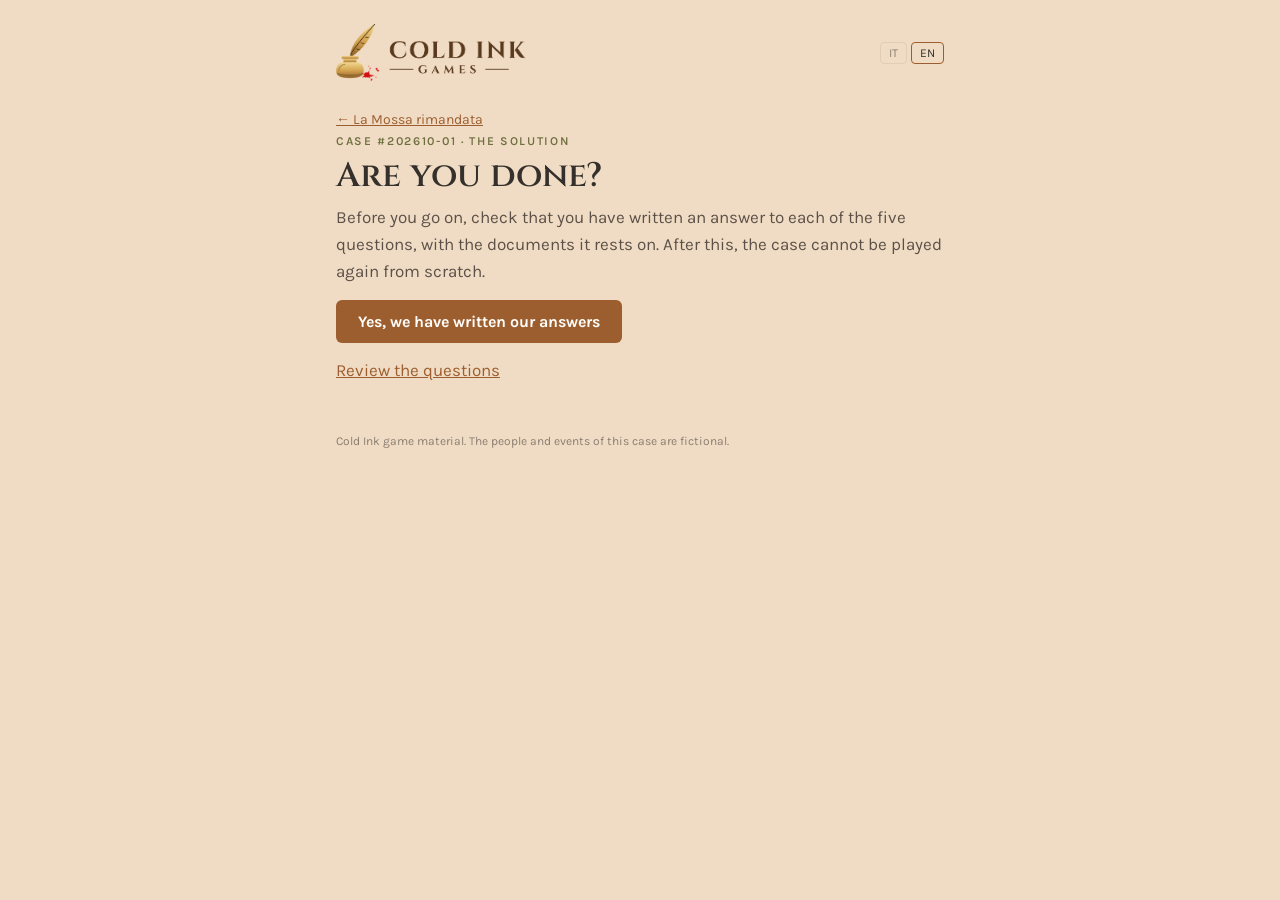
<file: soluzione/index.html>
<!doctype html>
<html lang="it">
<head>
<meta charset="utf-8">
<meta name="viewport" content="width=device-width, initial-scale=1">
<meta name="robots" content="noindex, nofollow">
<title>La soluzione</title>
<link href="https://fonts.googleapis.com/css2?family=Cinzel:wght@500;600;700&family=Karla:wght@400;600;700&display=swap" rel="stylesheet">
<link rel="stylesheet" href="../stile.css">
</head>
<body>
<main>
  <div class="testa">
    <a href="../"><img class="logo" src="../logo.png" alt="Cold Ink Games"></a>
    <div class="lingue"><button data-lingua="it">IT</button><button data-lingua="en">EN</button></div>
  </div>
  <p class="indietro"><a href="../">← La Mossa rimandata</a></p>
  <p class="etichetta" data-t="etichetta"></p>

  <div id="conferma">
    <h1 data-t="finito"></h1>
    <p data-t="controllate"></p>
    <p><button class="bottone" id="vai" data-t="si"></button></p>
    <p><a href="../domande/" data-t="rivedi"></a></p>
  </div>

  <div id="soluzione" hidden>
    <h1 data-t="titolo"></h1>
    <p data-t="intro"></p>
    <div id="voci"></div>
    <div class="scheda">
      <h2 data-t="racconto"></h2>
      <p data-t="racconto_testo"></p>
      <div id="racconto"></div>
    </div>
  </div>

  <footer data-t="piede"></footer>
</main>
<script src="../domande.js"></script>
<script>
const T = {
  it: { etichetta: "Caso #202610-01 · La soluzione", finito: "Avete finito?",
        controllate: "Prima di andare avanti, controllate di aver scritto una risposta per ognuna delle cinque domande, con i documenti su cui la basate. Dopo, il caso non si può più giocare da capo.",
        si: "Sì, abbiamo scritto le risposte", rivedi: "Rivedi le domande", titolo: "La soluzione",
        intro: "Il detective Andrea Moretti risponde a ogni domanda. Ascoltatele una alla volta, con il vostro rapporto davanti.",
        racconto: "Il racconto completo",
        racconto_testo: "Come sono andate davvero le cose: che cosa ha concluso la polizia, e quello che nessuna carta dice.",
        prep: "Audio in preparazione.", piede: "Materiale di gioco Cold Ink. Persone e fatti del caso sono inventati.", ...DOMANDE.it },
  en: { etichetta: "Case #202610-01 · The solution", finito: "Are you done?",
        controllate: "Before you go on, check that you have written an answer to each of the five questions, with the documents it rests on. After this, the case cannot be played again from scratch.",
        si: "Yes, we have written our answers", rivedi: "Review the questions", titolo: "The solution",
        intro: "Detective Andrea Moretti answers each question. Listen to them one at a time, with your report in front of you.",
        racconto: "The full story",
        racconto_testo: "What really happened: what the police concluded, and what no document tells you.",
        prep: "Audio coming soon.", piede: "Cold Ink game material. The people and events of this case are fictional.", ...DOMANDE.en }
};
// Un audio per domanda e uno per il racconto finale, per lingua (es. "audio/it/d1.mp3"). Finché manca, la voce dice «in preparazione».
const AUDIO = { d1: null, d2: null, d3: null, d4: null, d5: null, racconto: null };
const lettore = k => AUDIO[k]
  ? `<audio controls preload="none" src="${AUDIO[k]}"></audio>`
  : `<p class="in-preparazione" data-t="prep"></p>`;
document.getElementById("voci").innerHTML = ["d1", "d2", "d3", "d4", "d5"].map((k, i) =>
  `<div class="soluzione-voce"><p><b>${i + 1}.</b> <span data-t="${k}"></span></p>${lettore(k)}</div>`).join("");
document.getElementById("racconto").innerHTML = lettore("racconto");
document.getElementById("vai").onclick = () => {
  document.getElementById("conferma").hidden = true;
  document.getElementById("soluzione").hidden = false;
  window.scrollTo(0, 0);
};
</script>
<script src="../lingue.js"></script>
</body>
</html>
</file>
<file: stile.css>
/* Pagine del caso: colori e font del sistema Cold Ink di Claude Design (Cinzel, Karla, terra e salvia), con lo sfondo terra chiaro. */
:root {
  --sfondo: #f0dcc4; --carta: #fbf6ee; --testo: #35302b; --corpo: #5c5148; --tenue: #8a7d70; --linea: #e0cdb4;
  --accento: #9c5e2f; --accento-su: #7f4a22; --salvia: #6f7040; --su-accento: #fffdf9;
}
* { box-sizing: border-box; }
[hidden] { display: none !important; }
body { margin: 0; background: var(--sfondo); color: var(--corpo); font-family: "Karla", "Segoe UI", sans-serif; font-size: 17px; line-height: 1.6; }
main { max-width: 640px; margin: 0 auto; padding: 24px 16px 64px; }
.testa { display: flex; justify-content: space-between; align-items: center; gap: 12px; margin-bottom: 28px; }
.logo { width: 190px; height: auto; display: block; }
.etichetta { font-size: 12px; letter-spacing: .14em; text-transform: uppercase; color: var(--salvia); font-weight: 600; margin: 0 0 6px; }
h1, h2 { font-family: "Cinzel", "Trajan Pro", serif; color: var(--testo); font-weight: 600; }
h1 { font-size: 34px; line-height: 1.15; margin: 0 0 8px; }
h2 { font-size: 20px; margin: 0 0 12px; }
p { margin: 0 0 14px; }
.tenue { color: var(--tenue); }
a { color: var(--accento); }
.scheda { background: var(--carta); border: 1px solid var(--linea); border-radius: 10px; padding: 22px; margin: 22px 0; box-shadow: 0 1px 2px rgba(53, 48, 43, .08); }
.bottone { display: inline-block; font-family: inherit; font-size: 16px; font-weight: 700; text-decoration: none; padding: 12px 22px; border-radius: 6px; border: 0; cursor: pointer; background: var(--accento); color: var(--su-accento); }
.bottone:hover { background: var(--accento-su); }
.bottone.secondario { background: none; color: var(--accento); border: 1.5px solid var(--accento); }
.lingue { display: flex; gap: 4px; }
.lingue button { font-family: inherit; background: none; border: 1px solid var(--linea); color: var(--tenue); border-radius: 4px; padding: 3px 8px; font-size: 12px; cursor: pointer; }
.lingue button.attiva { color: var(--testo); border-color: var(--accento); }
.portali { list-style: none; padding: 0; margin: 0; }
.portali li { border-top: 1px solid var(--linea); padding: 12px 0; }
.portali li:first-child { border-top: 0; padding-top: 0; }
.portali a { font-weight: 700; text-decoration: none; }
.portali span { display: block; font-size: 15px; color: var(--tenue); }
ol.domande { padding-left: 22px; }
ol.domande li { margin: 0 0 16px; padding-left: 4px; color: var(--testo); }
.indietro { font-size: 14px; margin: 0; }
.soluzione-voce { border-top: 1px solid var(--linea); padding: 16px 0; }
.soluzione-voce p { margin: 0 0 8px; color: var(--testo); }
.soluzione-voce audio { width: 100%; }
.in-preparazione { font-size: 14px; color: var(--tenue); }
footer { margin-top: 48px; font-size: 12px; color: var(--tenue); }
@media (max-width: 420px) { .logo { width: 150px; } h1 { font-size: 28px; } }
.motto { font-family: "Cinzel", serif; font-size: 16px; color: var(--accento); margin: 4px 0 8px; }
</file>
